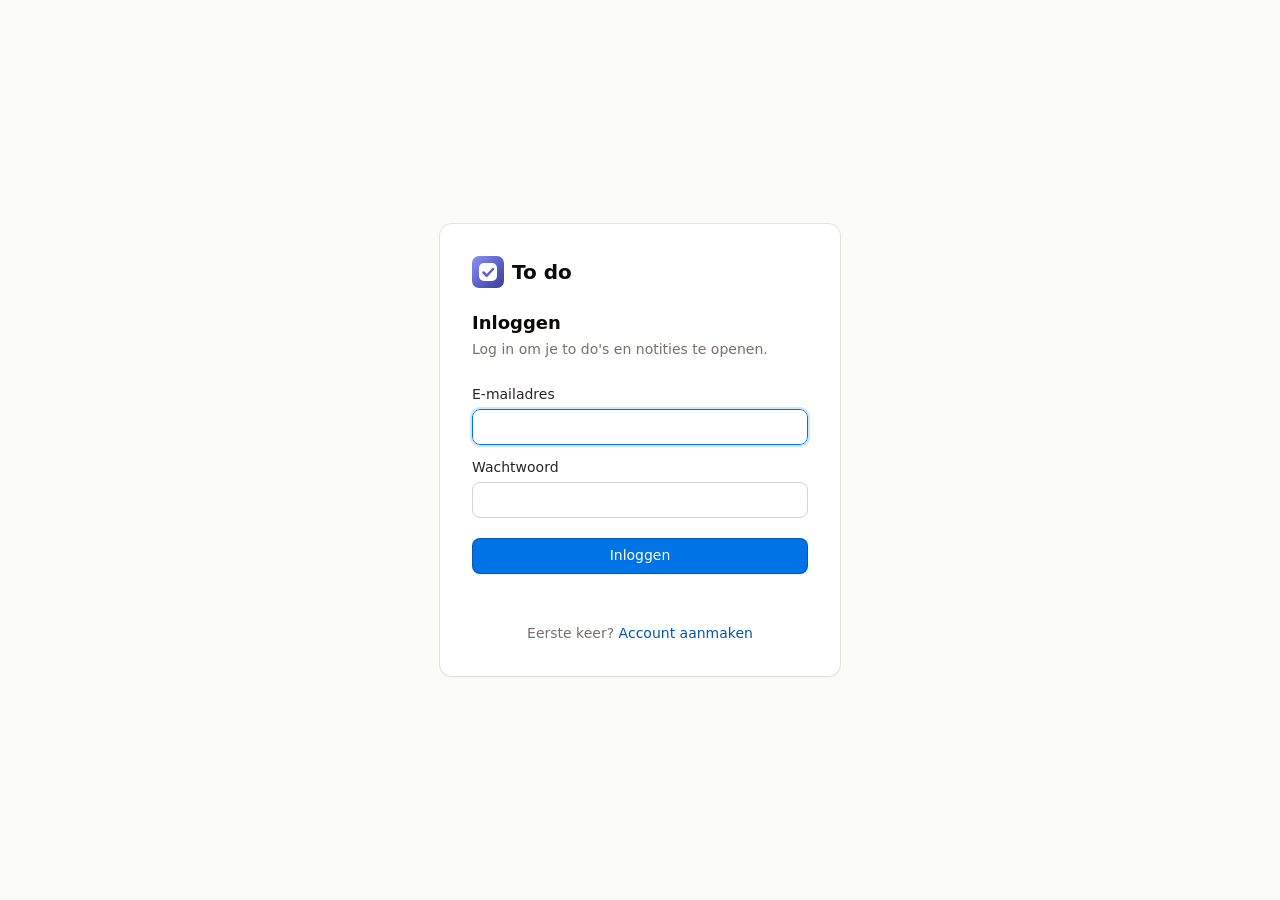
<file: index.html>
<!DOCTYPE html>
<html lang="nl" data-theme="light">
<head>
<meta charset="utf-8">
<meta name="viewport" content="width=device-width, initial-scale=1, viewport-fit=cover">
<meta name="theme-color" content="#ffffff">
<meta name="apple-mobile-web-app-capable" content="yes">
<meta name="mobile-web-app-capable" content="yes">
<meta name="apple-mobile-web-app-title" content="To do">
<title>To do</title>
<link rel="icon" href="icon.svg" type="image/svg+xml">
<link rel="apple-touch-icon" href="icon-180.png">
<link rel="manifest" href="manifest.webmanifest">
<!--
  To do Ralph · to do's op een bord met lijsten (zoals Teams/Planner) en notities per project.
  Opzet gelijk aan het CRM: Moneybird UI-template, Supabase met Row Level Security, GitHub Pages.
  Demo zonder database: voeg ?demo toe aan de URL.
-->
<style>
/* ============================================================
   1. TOKENS — allemaal uit de Moneybird-stylesheet (lichte thema)
   ============================================================ */
:root{
  /* neutrale schaal (stone) */
  --n0:#ffffff; --n50:#fafaf9; --n100:#f5f5f4; --n200:#e7e5e4; --n300:#d6d3d1;
  --n400:#a6a09b; --n500:#776f69; --n600:#44403b; --n700:#292524; --n800:#0c0a09;
  /* blauw (merk) */
  --b50:#f5fbff; --b100:#e5f5ff; --b200:#cce6ff; --b300:#a3d1ff; --b400:#2491ff;
  --b500:#0073e6; --b600:#0057ad; --b700:#003b75;
  /* groen, oker, rood, paars, magenta */
  --g100:#f0f9f9; --g200:#c1ebe1; --g300:#94dbce; --g400:#36a18d; --g500:#2b8272; --g600:#216358; --g700:#15423b;
  --y100:#fff6e5; --y200:#ffdf9e; --y300:#ffc34d; --y400:#c28100; --y500:#9e6900; --y600:#754e00; --y700:#523600;
  --r100:#ffebeb; --r200:#ffdbdb; --r300:#ffbdbd; --r400:#ff5757; --r500:#eb0000; --r600:#b30000; --r700:#7a0000;
  --p100:#f3f1f8; --p200:#e4e2ee; --p300:#cfcce0; --p400:#9189c8; --p500:#786ab9; --p600:#5a4ca2; --p700:#3e336c;
  --m500:#d50199;
  --moneybird-blue:#0073e6; --moneybird-darkblue:#081245; --moneybird-skyblue:#00bfff;

  /* rollen */
  --app-background:var(--n50);
  --container-background:var(--n0);
  --block-background:var(--n50);
  --primary-title:var(--n800);
  --primary-text:var(--n700);
  --secondary-text:var(--n500);
  --placeholder:var(--n500);
  --border:rgba(12,10,9,.1);
  --border-dark:rgba(12,10,9,.2);
  --input-border:var(--n300);
  --link:var(--b600); --link-hover:var(--b700);
  --hover-bg:var(--n100);
  --active-bg:var(--b100); --active-text:var(--b600); --active-border:var(--b500);
  --focus-outline:var(--b200);
  --hover-overlay-rgb:12,10,9;
  --shadow-color-rgb:12,10,9;
  --shadow-border:rgba(166,160,155,.25);
  --overlay-bg:rgba(68,64,59,.4);

  /* signalen */
  --success:var(--g500); --success-hover:var(--g600);
  --danger:var(--r500);  --danger-hover:var(--r600);
  --warning:var(--y500); --warning-hover:var(--y600);
  --warning-alert:var(--y400);
  --info:var(--n500);
  --action:var(--b500);
  --badge-bg:var(--b200); --badge-text:var(--b700);
  --table-subheader:var(--n50); --table-informative:var(--b100); --table-highlighted:var(--y100);
  --table-danger:var(--r100); --table-selected:var(--n100);
  --table-line:var(--n200); --table-total-line:var(--n300);

  /* maten */
  --topnav-height:64px; --sidenav-width:240px; --sidenav-collapsed:64px;
  --button-height:36px; --button-padding:12px; --input-height:28px;
  --radius-container:12px; --radius:8px; --radius-small:4px; --radius-segment:6px; --radius-pagination:10px;
  --container-max:1100px; --form-column:816px;

  /* schaduwen */
  --shadow-container:0 0 0 1px var(--shadow-border), 0 1px 2px 0 rgba(var(--shadow-color-rgb),.05);
  --shadow-button:0 2px 4px -2px rgba(var(--shadow-color-rgb),.03), 0 1px 1px 0 rgba(var(--shadow-color-rgb),.03);
  --shadow-nav-active:0 1px 3px 0 rgba(19,29,41,.1);
  --shadow-dropdown:0 0 0 1px var(--shadow-border), 0 6px 12px -2px rgba(var(--shadow-color-rgb),.13), 0 2px 4px 0 rgba(var(--shadow-color-rgb),.1);
  --shadow-sticky:0 0 0 1px var(--shadow-border), 0 4px 8px -2px rgba(var(--shadow-color-rgb),.1), 0 2px 4px 0 rgba(var(--shadow-color-rgb),.08);
  --shadow-usermenu:0 8px 32px 0 rgba(0,59,117,.5);
  --shadow-segment:0 1px 2px .5px rgba(0,0,0,.05), 0 1px 4px 0 rgba(0,0,0,.05), 0 0 0 1px rgba(0,0,0,.1);
  --shadow-avatar:inset 0 0 0 1px rgba(12,10,9,.1);

  /* typografie */
  --font:"InterVariable","Inter",system-ui,-apple-system,"Segoe UI",Roboto,sans-serif;
  --font-mono:ui-monospace,SFMono-Regular,Menlo,Consolas,monospace;
  --text-body:14px; --lh-body:21px;
  --text-detail:12px; --lh-detail:18px;
  --text-headline:16px; --lh-headline:20px;
  --text-title2:18px; --lh-title2:22.5px;
  --text-title1:28px; --lh-title1:35px;
  --ease:cubic-bezier(.4,0,.2,1);
}

/* ============================================================
   2. BASIS
   ============================================================ */
*,*::before,*::after{box-sizing:border-box}
html,body{margin:0;background:var(--app-background);color:var(--primary-text);
  font:400 var(--text-body)/var(--lh-body) var(--font);font-variant-numeric:tabular-nums lining-nums;
  -webkit-font-smoothing:antialiased}
a{color:var(--link);text-decoration:none}
a:hover{color:var(--link-hover)}
button{font:inherit;color:inherit}
h1,h2,h3,p,ul{margin:0}
ul{padding:0;list-style:none}
.sr-only{position:absolute;width:1px;height:1px;overflow:hidden;clip:rect(0 0 0 0);white-space:nowrap}
.icon{width:1em;height:1em;stroke:currentColor;fill:none;stroke-width:1.75;stroke-linecap:round;stroke-linejoin:round;flex-shrink:0;display:block}
.icon--16{font-size:16px}.icon--14{font-size:14px}.icon--12{font-size:12px}

/* ============================================================
   3. LAYOUT: bovenbalk 64 · zijbalk 240 · main
   ============================================================ */
body{display:grid;grid-template-columns:var(--sidenav-width) 1fr;grid-template-rows:var(--topnav-height) 1fr;min-height:100vh;transition:grid-template-columns .3s}
body.sidenav-collapsed{grid-template-columns:var(--sidenav-collapsed) 1fr}

.topnav{grid-column:1/3;position:sticky;top:0;z-index:5000;height:var(--topnav-height);
  background:var(--container-background);border-bottom:1px solid var(--border);padding:0 12px}
.topnav__items{height:100%;display:grid;grid-template-columns:auto 1fr auto;align-items:center;gap:8px}
.topnav__left,.topnav__center,.topnav__right{display:flex;align-items:center;gap:8px;height:36px}
.topnav__center{justify-content:center}
.topnav__branding{display:flex;align-items:center;height:32px;width:calc(var(--sidenav-width) - 12px);padding-right:12px;margin-right:4px;color:var(--b600);font-weight:700;font-size:20px;letter-spacing:-.01em;gap:8px}
body.sidenav-collapsed .topnav__branding{width:auto}
.topnav__branding-mark{width:32px;height:32px;border-radius:8px;background:var(--b500);color:#fff;display:grid;place-items:center;font-size:16px}
body.sidenav-collapsed .topnav__branding-text{display:none}
.topnav .btn__text{max-width:10rem} /* Moneybird: 8rem; iets ruimer omdat de fallback-font breder is dan Inter */

/* zoekveld 416 × 36 */
.topnav-search{position:relative;width:416px;max-width:100%;height:36px}
.topnav-search__input{width:100%;height:36px;padding:0 40px;border:0;border-radius:var(--radius);background:var(--n100);
  font:500 var(--text-body)/normal var(--font);color:var(--n800);outline:0}
.topnav-search__input::placeholder{color:var(--primary-text)}
.topnav-search__input:focus{outline:2px solid var(--focus-outline)}
.topnav-search__icon{position:absolute;left:16px;top:11px;font-size:14px;color:var(--primary-text);pointer-events:none}
.topnav-search__kbd{position:absolute;right:6px;top:6px;height:24px;min-width:32px;padding:0 6px;border-radius:var(--radius-small);
  background:var(--n0);color:var(--n500);font:400 12px/18px var(--font-mono);display:flex;align-items:center;justify-content:center}
.topnav__notification{position:relative}
.topnav__notification-dot{position:absolute;top:4px;right:4px;width:12px;height:12px;border-radius:50%;background:var(--r500);border:2px solid #fff}

/* zijbalk */
.sidenav{grid-row:2;position:sticky;top:var(--topnav-height);height:calc(100vh - var(--topnav-height));
  background:var(--container-background);border-right:1px solid var(--border);overflow-y:auto;overflow-x:hidden;
  display:flex;flex-direction:column;justify-content:space-between}
.sidenav__items{padding:12px}
.sidenav__item{list-style:none}
.sidenav__item-link{display:flex;align-items:center;height:32px;border-radius:var(--radius);margin-bottom:4px;
  color:var(--primary-text);font-weight:500;text-decoration:none;position:relative;cursor:pointer;user-select:none}
.sidenav__item-link:hover,.sidenav__item-link:focus-visible{background:var(--hover-bg);color:var(--n800);outline:0}
.sidenav__item-icon{width:40px;display:flex;justify-content:center;color:var(--n600);font-size:16px}
.sidenav__item-text{flex:1;white-space:nowrap;overflow:hidden;text-overflow:ellipsis}
.sidenav__item-toggle{width:32px;height:32px;border:0;border-radius:var(--radius);background:transparent;color:var(--n500);
  display:flex;align-items:center;justify-content:center;cursor:pointer;font-size:14px;flex-shrink:0}
.sidenav__item-toggle:hover,.sidenav__item-toggle:focus-visible{background:rgba(0,0,0,.15);outline:0}
.sidenav__item-toggle .icon{transition:transform .15s var(--ease)}
.sidenav__item-link:focus-within{background:var(--hover-bg);color:var(--n800)} /* grijs direct na klik op de chevron = focus, geen 'open'-staat */
.sidenav__item--open > .sidenav__item-link .sidenav__item-toggle .icon{transform:rotate(180deg)}
.sidenav__item-link--active,.sidenav__item-link--active:hover{background:var(--b500);color:#fff;box-shadow:var(--shadow-nav-active)}
.sidenav__item-link--active .sidenav__item-icon,.sidenav__item-link--active .sidenav__item-toggle{color:#fff}
.sidenav__subitems{display:none;position:relative;margin-bottom:8px}
.sidenav__subitems::before{content:"";position:absolute;left:18px;top:0;bottom:0;width:2px;border-radius:1px;background:var(--border)}
.sidenav__item--open > .sidenav__subitems{display:block}
.sidenav__subitem-link{display:flex;align-items:center;height:32px;margin:0 0 4px 32px;padding-left:8px;border-radius:var(--radius);
  color:var(--n600);font-weight:500;cursor:pointer;white-space:nowrap;overflow:hidden;text-overflow:ellipsis}
.sidenav__subitem-link:hover{background:var(--hover-bg);color:var(--n800)}
.sidenav__subitem-link--active,.sidenav__subitem-link--active:hover{background:var(--b500);color:#fff;box-shadow:var(--shadow-nav-active)}
.sidenav__footer{padding:12px}
/* ingeklapt: 64 px, alleen iconen, tekst als zwarte tooltip */
body.sidenav-collapsed .sidenav{overflow:visible}
body.sidenav-collapsed .sidenav__item-text{position:absolute;left:48px;top:50%;transform:translateY(-50%);
  background:#000;color:#fff;border-radius:12px;padding:8px;width:max-content;max-width:20rem;display:none;z-index:6000;font-weight:500}
body.sidenav-collapsed .sidenav__item-link:hover .sidenav__item-text{display:block}
body.sidenav-collapsed .sidenav__item-toggle,body.sidenav-collapsed .sidenav__subitems{display:none}
body.sidenav-collapsed .sidenav__footer .icon{transform:rotate(180deg)}

/* werkvlak */
.main{grid-row:2;padding-bottom:64px;min-width:0}
.container{max-width:var(--container-max);margin:0 auto;padding:0 16px}
.main-column{max-width:var(--form-column)} /* formulierkolom: links uitgelijnd in de gecentreerde container, rest blijft leeg */
.actionbar{height:72px;display:flex;align-items:center;justify-content:space-between;gap:8px}
.actionbar--section{height:68px}
.actionbar__title{font:600 var(--text-title2)/var(--lh-title2) var(--font);color:var(--primary-title);padding-left:16px}
.actionbar__actions{display:flex;align-items:center;gap:8px}
.view{display:none}.view--active{display:block}

/* ============================================================
   4. KNOPPEN
   ============================================================ */
.btn{--btn-bg:var(--container-background);--btn-text:var(--n800);--btn-border:var(--border);--btn-overlay:.15;
  position:relative;display:inline-flex;align-items:center;justify-content:center;gap:8px;
  height:var(--button-height);min-width:var(--button-height);max-width:100%;padding:0 var(--button-padding);
  border-radius:var(--radius);border:1px solid var(--btn-border);background:var(--btn-bg);color:var(--btn-text);
  box-shadow:var(--shadow-button);font:500 var(--text-body)/var(--lh-body) var(--font);
  cursor:pointer;user-select:none;text-decoration:none;white-space:nowrap;transition:transform .1s ease-in-out;outline-offset:1px}
.btn:hover,.btn:active{background:linear-gradient(rgba(var(--hover-overlay-rgb),var(--btn-overlay)),rgba(var(--hover-overlay-rgb),var(--btn-overlay))),var(--btn-bg);color:var(--btn-text)}
.btn:active{transform:scale(.98)}
.btn:focus-visible{outline:2px dashed var(--m500)}
.btn__text{padding-bottom:1px;overflow:hidden;text-overflow:ellipsis;white-space:nowrap}
.btn__icon-right{margin-left:-4px;font-size:14px;transition:transform .15s var(--ease)}
.btn[aria-expanded="true"] .btn__icon-right{transform:rotate(180deg)}
.btn--primary{--btn-bg:var(--b500);--btn-text:#fff;--btn-border:rgba(12,10,9,.25)}
.btn--success{--btn-bg:var(--success);--btn-text:#fff;--btn-border:rgba(12,10,9,.25)}
.btn--danger{--btn-bg:var(--danger);--btn-text:#fff;--btn-border:rgba(12,10,9,.25)}
.btn--warning{--btn-bg:var(--warning);--btn-text:#fff;--btn-border:rgba(12,10,9,.25)}
.btn--dark{--btn-bg:var(--n600);--btn-text:#fff;--btn-border:var(--n700)}
.btn--info{--btn-bg:var(--b100);--btn-text:var(--b600);--btn-border:var(--b500)}
.btn--light{--btn-bg:var(--n100);--btn-text:var(--primary-text);--btn-border:var(--n700)}
.btn--transparent{--btn-bg:transparent;--btn-text:#fff;--btn-border:rgba(255,255,255,.4);--btn-overlay:.1;box-shadow:none}
.btn--icon-only{width:var(--button-height);padding:0 8px}
.btn--icon-only:has(.btn__icon-right){width:auto;padding:0 var(--button-padding);gap:4px}
.btn:disabled,.btn--disabled{--btn-bg:var(--n100);--btn-text:var(--n500);--btn-border:var(--n300);cursor:default;pointer-events:none}
/* in tabellen en formulieren: knop zo hoog als een veld */
.table .btn,.form-input .btn,.compact .btn{--button-height:var(--input-height);--button-padding:8px}

/* ============================================================
   5. UITKLAPMENU'S
   ============================================================ */
.drpdwn{position:relative;display:inline-flex}
.drpdwn__menu{position:absolute;top:100%;left:0;margin-top:4px;min-width:192px;padding:4px;z-index:6000;
  background:var(--container-background);border-radius:var(--radius);box-shadow:var(--shadow-dropdown);
  display:flex;flex-direction:column;opacity:0;transform:scale(.96);transform-origin:top;pointer-events:none;
  transition:opacity 75ms var(--ease),transform 75ms var(--ease)}
.drpdwn__menu--right{left:auto;right:0;transform-origin:top right}
.drpdwn--open .drpdwn__menu{opacity:1;transform:none;pointer-events:auto}
.drpdwn__item{display:flex;align-items:center;gap:8px;padding:6px 8px;border-radius:var(--radius-small);
  color:var(--primary-text);white-space:nowrap;cursor:pointer;border:0;background:none;width:100%;text-align:left;font:inherit}
.drpdwn__item:hover,.drpdwn__item:focus-visible{background:var(--hover-bg);color:var(--primary-text);outline:0}
.drpdwn__item .icon{color:var(--n500);font-size:14px}
.drpdwn__item--danger{color:var(--r500)}.drpdwn__item--danger .icon{color:var(--r400)}
.drpdwn__divider{border:0;border-top:1px solid var(--border);margin:4px 0}
/* donkerblauw menu (gebruiker, administratie) */
.drpdwn__menu--blue{width:225px;padding:12px;border-radius:var(--radius-container);
  background:radial-gradient(100% 100% at 50% 0%,var(--b500) 0%,var(--b600) 100%);box-shadow:var(--shadow-usermenu)}
.drpdwn__menu--blue .drpdwn__item{height:36px;padding:8px;border-radius:var(--radius);color:#fff;font-weight:500}
.drpdwn__menu--blue .drpdwn__item .icon{color:rgba(255,255,255,.5);font-size:16px}
.drpdwn__menu--blue .drpdwn__item:hover{background:rgba(255,255,255,.1);color:#fff}
.drpdwn__menu--blue .drpdwn__divider{border-top-color:rgba(255,255,255,.1);margin:8px 0}
.drpdwn__suffix{margin-left:auto;color:rgba(255,255,255,.5);font-weight:400}

/* ============================================================
   6. CONTAINERS, MELDINGEN, KAARTEN, LIJSTEN
   ============================================================ */
.base-container{background:var(--container-background);border-radius:var(--radius-container);box-shadow:var(--shadow-container)}
.base-container--padding{padding:12px 16px}
.stack{display:flex;flex-direction:column;gap:8px;margin-bottom:16px}
.alert{display:flex;align-items:center;gap:12px;padding:12px 16px;background:var(--container-background);
  border-radius:var(--radius-container);box-shadow:var(--shadow-container);color:var(--primary-text);--alert-color:var(--info)}
.alert__icon{align-self:flex-start;margin-top:2px;font-size:16px;color:var(--alert-color)}
.alert__body{flex:1;font-weight:500}
.alert__chevron{font-size:14px;color:var(--n400)}
.alert--success{--alert-color:var(--success)} .alert--danger{--alert-color:var(--danger)}
.alert--warning{--alert-color:var(--warning-alert)} .alert--action{--alert-color:var(--action)}
a.alert:hover{color:var(--primary-text)}

.cards{display:grid;grid-template-columns:repeat(3,1fr);gap:16px}
.card{padding:8px 16px;display:flex;flex-direction:column}
.card__title{font:500 var(--text-body)/17.5px var(--font);padding:4px 0 12px}
.feed-item{border-top:1px solid var(--border);padding:4px 0}
.feed-item__link{display:grid;grid-template-columns:36px 1fr 17.5px;gap:0 12px;align-items:center;padding:8px;margin:0 -8px;border-radius:var(--radius);color:var(--primary-text)}
.feed-item__link:hover{background:var(--hover-bg);color:var(--primary-text)}
.feed-item__icon{width:36px;height:36px;border-radius:var(--radius);background:var(--b500);color:#fff;display:grid;place-items:center;font-size:16px}
.feed-item__icon--attention{background:var(--y500)}
.feed-item__icon--success{background:var(--g500)}
.feed-item__title{color:var(--primary-text)}
.feed-item__title small{color:var(--secondary-text);font-size:inherit}
.feed-item__detail{font:600 var(--text-headline)/var(--lh-headline) var(--font)}
.feed-item__chevron{font-size:14px;color:var(--n300)}

.feed-list{padding:0;overflow:hidden}
.feed-entry{display:grid;grid-template-columns:36px auto 1fr 88px;grid-template-rows:21px 24px;gap:4px 12px;
  align-items:center;padding:12px 16px;color:var(--primary-text)}
.feed-entry:nth-child(odd){background:var(--n50)}
.feed-entry:hover{color:var(--primary-text)}
.feed-entry__avatar{grid-row:1/3;width:36px;height:36px;border-radius:var(--radius);background:var(--n0);box-shadow:var(--shadow-avatar);
  display:grid;place-items:center;font:600 12px/18px var(--font);color:var(--n500);text-transform:uppercase}
.feed-entry__title{grid-column:2/4;font-weight:500;white-space:nowrap;overflow:hidden;text-overflow:ellipsis}
.feed-entry__state{grid-column:2}
.feed-entry__subtitle{grid-column:3;color:var(--secondary-text);display:flex;align-items:center;gap:4px;white-space:nowrap;overflow:hidden;text-overflow:ellipsis;min-width:0}
.feed-entry__subtitle span{overflow:hidden;text-overflow:ellipsis}
.feed-entry__amount{grid-column:4;grid-row:1;text-align:right;font-weight:500}
.feed-entry__date{grid-column:4;grid-row:2;text-align:right;color:var(--secondary-text)}

/* bedragnotatie: centen als kleine superscript */
.money{font-variant-numeric:tabular-nums;white-space:nowrap}
.money__cents{font-size:10px;line-height:15px;vertical-align:text-top}

/* ============================================================
   7. STATUSLABELS, BADGES
   ============================================================ */
.state-label{display:inline-flex;align-items:center;justify-content:center;gap:4px;height:24px;padding:0 8px;border-radius:var(--radius);
  background:var(--info);color:#fff;font:600 var(--text-detail)/var(--lh-detail) var(--font);white-space:nowrap}
.state-label--success{background:var(--success)} .state-label--warning{background:var(--warning)}
.state-label--danger{background:var(--danger)} .state-label--action{background:var(--action)}
.state-label--full-width{display:flex;height:28px;width:104px}
.badge{display:inline-flex;align-items:center;height:20px;padding:0 4px;border-radius:var(--radius);background:var(--badge-bg);color:var(--badge-text);font:600 var(--text-detail)/var(--lh-detail) var(--font)}
.kbd{display:inline-flex;align-items:center;height:24px;padding:0 6px;border-radius:var(--radius-small);background:var(--n0);box-shadow:var(--shadow-container);color:var(--n500);font:400 12px/18px var(--font-mono)}

/* ============================================================
   8. TABELLEN
   ============================================================ */
.table-container{background:var(--container-background);border-radius:var(--radius-container);box-shadow:var(--shadow-container);overflow:hidden}
.table{width:100%;table-layout:fixed;border-collapse:separate;border-spacing:0}
.table th,.table td{height:40px;padding:0 8px;white-space:nowrap;overflow:hidden;text-overflow:ellipsis;vertical-align:middle;text-align:left;color:var(--primary-text)}
.table th{font-weight:500;box-shadow:inset 0 -1px 0 0 var(--table-line)}
.table th:first-child,.table td:first-child{padding-left:16px}
.table th:last-child,.table td:last-child{padding-right:16px}
.table__cell--amount{text-align:right!important;text-overflow:initial}
.table__cell--checkbox{width:40px;padding:0 8px 0 16px}
.table__row--link{cursor:pointer}
.table__row--link:hover{background-image:linear-gradient(rgba(var(--hover-overlay-rgb),.05),rgba(var(--hover-overlay-rgb),.05))}
.table__row--selected td{background:var(--table-selected)}
.table__row--subheader td{background:var(--table-subheader);font-weight:500;box-shadow:inset 0 -1px 0 0 var(--table-line),0 -1px 0 0 var(--table-line)}
.table__row--total td{border-top:1px solid var(--table-total-line);font-weight:500}
.table a{color:var(--primary-text)}
.checkbox{display:inline-flex;align-items:center;gap:8px;padding-top:4px;cursor:pointer;font-weight:500}
.checkbox input{width:16px;height:16px;margin:0;accent-color:var(--b500);border:1px solid var(--n300)}

.pagination{display:flex;align-items:center;gap:2px;padding:2px;margin:12px auto 0;width:fit-content;max-width:100%;
  background:var(--container-background);border-radius:var(--radius-pagination);box-shadow:var(--shadow-container)}
.pagination>*{min-width:30px;height:30px;padding:0 8px;display:inline-flex;align-items:center;justify-content:center;border-radius:var(--radius);
  color:var(--primary-text);transition:background-color .15s cubic-bezier(.65,0,.35,1)}
.pagination>a:hover{background:var(--hover-bg);color:var(--primary-text)}
.pagination>.current{background:var(--active-bg);color:var(--active-text)}
.pagination>span{color:var(--placeholder);cursor:default}

/* tabs */
.tab-group{display:flex;align-items:flex-end;gap:2px}
.tab{display:inline-flex;align-items:center;height:36px;background:var(--n100);border:1px solid var(--border);border-radius:4px 4px 0 0;color:var(--secondary-text);font-weight:500;padding:0 16px;cursor:pointer}
.tab:hover{color:var(--link-hover)}
.tab--active{background:var(--n50);border-bottom-color:var(--n50);color:var(--primary-text)}

/* ============================================================
   9. FORMULIEREN
   ============================================================ */
.fieldset{border:0;padding:0;margin:0 0 24px;min-width:0}
.fieldset__header{display:flex;align-items:center;gap:8px;padding-bottom:12px;margin-bottom:16px;border-bottom:1px solid var(--border);font-weight:500}
.fieldset__header .icon{font-size:16px;color:var(--n600)}
.fieldset__sub{padding-left:32px}
.fieldset__subtitle{font-weight:500;margin:16px 0 8px}
.form-input{display:grid;grid-template-columns:162px 1fr;column-gap:8px;margin-bottom:4px;align-items:start}
.form-input__label{display:flex;align-items:center;gap:6px;height:var(--input-height);padding-bottom:1px;font-weight:500;color:var(--primary-text)}
.form-input__label .icon{font-size:14px;color:var(--b500)}
.form-input__field{display:flex;align-items:center;gap:8px;min-width:0}
.form-input__hint{color:var(--secondary-text);font-size:var(--text-detail);line-height:var(--lh-detail);margin-top:4px}
.text-field{position:relative;display:inline-flex;align-items:center}
.text-field__input,.select,.textarea{height:var(--input-height);padding:4px 8px 5px;border:1px solid var(--input-border);border-radius:var(--radius);
  background:var(--n0);color:var(--primary-text);font:400 var(--text-body)/normal var(--font);font-variant-numeric:tabular-nums;
  text-overflow:ellipsis;outline:0;appearance:none;width:186px;max-width:100%}
.text-field__input:focus,.select:focus,.textarea:focus{border-color:var(--b500);outline:2px solid var(--focus-outline);outline-offset:0}
.text-field__input::placeholder{color:var(--placeholder)}
.text-field__input:disabled{background:var(--n100);color:var(--n500)}
.text-field--warning .text-field__input{border-color:var(--y400)}
.text-field--warning .text-field__input:focus{outline-color:var(--y200)}
.text-field--success .text-field__input{border-color:var(--g500)}
.text-field--error .text-field__input{border-color:var(--r500)}
.text-field--error .text-field__input:focus{outline-color:var(--r200)}
.text-field--wide .text-field__input{width:235px}
.text-field--narrow .text-field__input{width:118px}
.text-field--full .text-field__input{width:100%}
.input-group{display:inline-flex;align-items:stretch}
.input-group__prefix{display:flex;align-items:center;gap:4px;height:var(--input-height);padding:0 8px 0 10px;border:1px solid var(--input-border);border-right:0;border-radius:var(--radius) 0 0 var(--radius);background:var(--n0);color:var(--primary-text);cursor:pointer}
.input-group__prefix .icon{font-size:12px;color:var(--n500)}
.input-group .text-field__input{border-radius:0 var(--radius) var(--radius) 0}
.select{width:240px;padding-right:28px;background-image:url("data:image/svg+xml,%3Csvg xmlns='http://www.w3.org/2000/svg' viewBox='0 0 24 24' fill='none' stroke='%23776f69' stroke-width='2' stroke-linecap='round' stroke-linejoin='round'%3E%3Cpath d='M6 9l6 6 6-6'/%3E%3C/svg%3E");background-repeat:no-repeat;background-position:right 8px center;background-size:14px}
.textarea{height:auto;min-height:84px;resize:none;width:100%;line-height:var(--lh-body)}
.radio-group--segmented{display:inline-flex;height:28px;padding:2px;border-radius:var(--radius);background:var(--n100);gap:0}
.radio-group__item{display:flex}
.radio-group__item input{position:absolute;opacity:0;width:0;height:0}
.radio-group__label{display:flex;align-items:center;height:24px;padding:2px 8px;border-radius:var(--radius-segment);font:600 var(--text-detail)/var(--lh-detail) var(--font);color:var(--n500);cursor:pointer}
.radio-group__item input:checked + .radio-group__label{background:var(--n0);color:var(--primary-text);box-shadow:var(--shadow-segment)}
/* schakelaar: rustig grijs spoor, witte knop met schaduw; aan = blauw */
.switch{-webkit-appearance:none;appearance:none;position:relative;display:inline-block;flex:none;width:40px;height:24px;padding:0;margin:0;border:0;border-radius:12px;
  background:var(--n300);cursor:pointer;transition:background .18s ease;box-shadow:inset 0 0 0 1px rgba(0,0,0,.04);vertical-align:middle}
.switch:hover{background:var(--n400,#b5b5b0)}
.switch:focus-visible{outline:2px solid var(--b500);outline-offset:2px}
.switch::after{content:"";position:absolute;top:3px;left:3px;width:18px;height:18px;border-radius:50%;background:#fff;
  box-shadow:0 1px 2px rgba(0,0,0,.18),0 1px 1px rgba(0,0,0,.06);transition:transform .18s ease}
.switch .switch__knob{display:none}
.switch[aria-checked="true"]{background:var(--b500)}
.switch[aria-checked="true"]:hover{background:var(--b600,var(--b500))}
.switch[aria-checked="true"]::after{transform:translateX(16px)}
.switch-row{display:inline-flex;align-items:center;gap:10px;min-height:var(--input-height)}
.switch-row__hint{color:var(--secondary-text);font-size:13px}
.actionbar-bottom{position:sticky;bottom:16px;margin-top:16px;height:72px;display:flex;align-items:center;justify-content:center;gap:8px;padding:0 16px;
  background:var(--container-background);border-radius:var(--radius-container);box-shadow:var(--shadow-sticky);z-index:100}

/* ============================================================
   10. DIALOOG
   ============================================================ */
.overlay{position:fixed;inset:0;z-index:7000;background:var(--overlay-bg);display:none}
.popup{position:fixed;inset:0;z-index:8000;display:none;align-items:center;justify-content:center;pointer-events:none}
.popup--open,.overlay--open{display:flex}
.popup__container{pointer-events:all;width:768px;max-width:100%;max-height:100%;margin:16px;display:flex;flex-direction:column;
  background:var(--container-background);border-radius:var(--radius-container);box-shadow:var(--shadow-dropdown)}
.popup--small .popup__container{width:400px}
.popup__header{display:flex;align-items:center;justify-content:space-between;gap:8px;padding:16px;border-bottom:1px solid var(--border)}
.popup__title{font:600 var(--text-title2)/var(--lh-title2) var(--font);color:var(--primary-title)}
.popup__body{padding:16px;overflow-y:auto}
.popup--small .popup__body{padding:32px}
.popup__footer{display:flex;justify-content:center;gap:8px;padding:16px 16px 32px}
.popup .text-field__input,.popup .select{height:36px}
.popup .form-input__label{height:36px}


/* ============================================================
   To do — aanvullingen op het Moneybird-template
   ============================================================ */
.icon--20{font-size:20px}
.muted{color:var(--secondary-text)}
.nowrap{white-space:nowrap}
.mt16{margin-top:16px}.mb16{margin-bottom:16px}
.hidden{display:none!important}

/* lege staat */
.empty{padding:32px 16px;text-align:center;color:var(--secondary-text)}
.empty__title{color:var(--primary-text);font-weight:500;margin-bottom:4px}
.empty .btn{margin-top:12px}

/* zoekveld (telefoon) */
.filter-search{width:240px}
.filter-search .text-field__input{width:100%;padding-left:28px}
.filter-search .icon{position:absolute;left:9px;font-size:13px;color:var(--n500);pointer-events:none}

/* formulieren en dialoog */
.kv{display:grid;grid-template-columns:auto 1fr;gap:4px 12px}
.kv dt{color:var(--secondary-text)}
.kv dd{margin:0;text-align:right;font-weight:500}
.form-input--top .form-input__label{align-self:start}
.text-field__input[type=date]{width:150px}
.popup .textarea{min-height:84px;resize:vertical}
.popup .select{width:100%;max-width:320px}
.popup--small .text-field__input{width:100%}
.chips{display:flex;flex-wrap:wrap;gap:6px;align-items:center;min-height:36px}
.topnav__user .icon--14{display:none}
.topnav__user .btn__text{max-width:14rem}
.brand-logo{width:32px;height:32px;display:block;flex-shrink:0}

/* instellingen: rijen */
.type-row{display:flex;align-items:center;gap:8px;margin-bottom:4px}
.type-row .text-field__input{width:240px}
.type-row__count{color:var(--secondary-text);min-width:70px}

/* melding onderaan */
.toast{position:fixed;left:50%;bottom:24px;transform:translateX(-50%) translateY(8px);z-index:9000;opacity:0;pointer-events:none;
  transition:opacity .15s var(--ease),transform .15s var(--ease);box-shadow:var(--shadow-dropdown);max-width:calc(100vw - 32px)}
.toast--open{opacity:1;transform:translateX(-50%)}

/* inlog- en configuratiescherm */
body.auth-mode{display:block}
body.auth-mode .topnav,body.auth-mode .sidenav,body.auth-mode .main,body.auth-mode .tabbar{display:none}
.auth{min-height:100vh;display:none;align-items:center;justify-content:center;padding:16px}
body.auth-mode .auth{display:flex}
.auth__box{width:400px;max-width:100%;padding:32px}
.auth__brand{display:flex;align-items:center;gap:8px;color:var(--primary-title);font-weight:700;font-size:20px;margin-bottom:24px}
.auth__title{font:600 var(--text-title2)/var(--lh-title2) var(--font);color:var(--primary-title);margin-bottom:4px}
.auth__lead{color:var(--secondary-text);margin-bottom:24px}
.auth__field{display:flex;flex-direction:column;gap:4px;margin-bottom:12px}
.auth__field label{font-weight:500}
.auth__field .text-field__input{width:100%;height:36px}
.auth__actions{display:flex;flex-direction:column;gap:8px;margin-top:20px}
.auth__actions .btn{justify-content:center}
.auth__error{color:var(--r600);margin-top:12px;min-height:21px}
.auth__switch{margin-top:16px;color:var(--secondary-text);text-align:center}
.auth__switch a{cursor:pointer}

/* zijbalk */
.sidenav__divider{height:1px;background:var(--border);margin:8px 4px 12px}
.sidenav__item-link--active .badge{background:#fff;color:var(--b600)}

/* ============================================================
   LABELS (kleuren zoals in Teams/Planner)
   ============================================================ */
.lc-groen{--lb:#d9ecc8;--lf:#2c5410}
.lc-geel{--lb:#f6e9c1;--lf:#6b4a00}
.lc-rood{--lb:#f9d6d6;--lf:#8e1a1a}
.lc-blauw{--lb:#d4e6f8;--lf:#0d4a85}
.lc-paars{--lb:#e3dcf5;--lf:#4b2f8f}
.lc-roze{--lb:#f8d7ea;--lf:#8a1c5c}
.lc-teal{--lb:#cdeceb;--lf:#0f5553}
.lc-grijs{--lb:#e7e5e4;--lf:#44403b}
.lbl{display:inline-flex;align-items:center;gap:4px;height:28px;padding:0 10px;border-radius:6px;background:var(--lb,var(--n100));color:var(--lf,var(--n600));
  font:600 13px/1 var(--tfont);white-space:nowrap;max-width:100%;overflow:hidden;text-overflow:ellipsis;border:0}
.lbl--dot{width:16px;height:16px;padding:0;border-radius:4px;flex-shrink:0}
.lbl--pick{cursor:pointer;height:30px;box-shadow:inset 0 0 0 1px rgba(12,10,9,.08);opacity:.55}
.lbl--pick .icon{display:none}
.lbl--pick:hover{opacity:.85}
.lbl--on,.lbl--on:hover{opacity:1;box-shadow:inset 0 0 0 2px var(--lf)}
.lbl--on .icon{display:block}

/* ============================================================
   TO DO'S: bord met lijsten als kolommen, zoals Teams/Planner
   ============================================================ */
:root{--tfont:"Segoe UI","Segoe UI Web (West European)",-apple-system,BlinkMacSystemFont,Roboto,"Helvetica Neue",sans-serif;--tline:#e0e0e0;--ttext:#242424;--tsub:#616161}
body[data-view=taken] .main,body[data-view=notities] .main{padding-bottom:0}
.board-page{display:flex;flex-direction:column;height:calc(100vh - var(--topnav-height));height:calc(100dvh - var(--topnav-height));font-family:var(--tfont);color:var(--ttext)}
.board-bar{display:flex;flex-wrap:wrap;align-items:center;gap:8px 16px;padding:16px 24px 4px}
.board-bar__title{margin:0;font:600 20px/28px var(--tfont);color:var(--ttext)}
.board-bar__filter{display:flex;flex-wrap:wrap;gap:6px}
.board-bar__count{margin-left:auto;font-size:13px}
.fpill{height:28px;padding:0 12px;border-radius:999px;border:1px solid var(--tline);background:#fff;color:var(--tsub);font:600 13px/1 var(--tfont);cursor:pointer}
.fpill:hover{border-color:#bdbdbd;color:var(--ttext)}
.fpill--on,.fpill--on:hover{background:var(--lb,#ebebeb);color:var(--lf,var(--ttext));border-color:var(--lf,#8a8a8a)}
.board{flex:1;min-height:0;display:grid;grid-auto-flow:column;grid-auto-columns:minmax(350px,430px);gap:8px;padding:8px 16px 0;overflow-x:auto;overflow-y:hidden;align-items:stretch}
.col{display:flex;flex-direction:column;min-height:0;min-width:0;padding:0 8px;border-radius:10px}
.col--over{background:rgba(91,95,199,.06)}
.col__head{display:flex;align-items:center;gap:4px;padding:8px 4px 4px 8px;min-height:44px}
.col__title{flex:1;min-width:0;margin:0;display:flex;gap:6px;font:700 18px/24px var(--tfont);color:var(--ttext)}
.col__name{overflow:hidden;text-overflow:ellipsis;white-space:nowrap}
.col__n{flex-shrink:0}
.col__menu,.tcard__menu{display:grid;place-items:center;width:28px;height:28px;border:0;border-radius:6px;background:none;color:var(--tsub);cursor:pointer;font-size:18px;flex-shrink:0}
.col__menu:hover,.tcard__menu:hover,.drpdwn--open>.col__menu,.drpdwn--open>.tcard__menu{background:#ebebeb;color:var(--ttext)}
.col__menu{opacity:0}
.col:hover .col__menu,.col__menu:focus-visible,.drpdwn--open>.col__menu{opacity:1}
.col__add{display:flex;align-items:center;gap:12px;width:100%;height:40px;padding:0 8px;margin-bottom:6px;border:0;border-radius:6px;background:none;color:var(--ttext);font:600 15px/1 var(--tfont);cursor:pointer;text-align:left;flex-shrink:0}
.col__add .icon{font-size:20px;stroke-width:1.5}
.col__add:hover{background:#ebebeb}
.col__body{flex:1;min-height:60px;overflow-y:auto;overflow-x:hidden;padding:2px 6px 32px 2px;display:flex;flex-direction:column;gap:8px;scrollbar-width:thin;scrollbar-color:transparent transparent;transition:scrollbar-color .25s}
.col__body.is-scrolling{scrollbar-color:rgba(0,0,0,.42) transparent}

/* kaart */
.tcard{position:relative;flex-shrink:0;display:flex;flex-direction:column;gap:10px;padding:14px 16px 16px;border-radius:8px;background:#fff;border:1px solid var(--tline);
  box-shadow:0 1px 2px rgba(0,0,0,.08),0 2px 4px rgba(0,0,0,.05);cursor:pointer;outline:0}
.tcard:hover{box-shadow:0 2px 4px rgba(0,0,0,.1),0 6px 12px rgba(0,0,0,.09)}
.tcard:focus-visible{border-color:#5b5fc7;box-shadow:0 0 0 1px #5b5fc7}
.tcard__labels{display:flex;flex-wrap:wrap;gap:6px;padding-right:28px}
.tcard__row{display:flex;align-items:flex-start;gap:12px;padding-left:12px}
.tcard__labels + .tcard__row .tcard__title{padding-right:0}
.tcard__title{flex:1;min-width:0;padding-right:24px;font:400 16px/24px var(--tfont);color:var(--ttext);overflow-wrap:anywhere}
.tcard__meta{display:flex;flex-wrap:wrap;align-items:center;gap:6px 14px;padding-left:12px}
.tmeta{display:inline-flex;align-items:center;gap:6px;font:400 12px/16px var(--tfont);color:var(--tsub)}
.tmeta .icon{font-size:18px;stroke-width:1.4}
.tmeta--late{color:#c4314b;font-weight:600}
.tmeta--today{color:#8a5a00;font-weight:600}
.tcard .drpdwn{position:absolute;top:10px;right:8px}
.tcard__menu{opacity:0}
.tcard:hover .tcard__menu,.tcard:focus-within .tcard__menu,.drpdwn--open>.tcard__menu{opacity:1}
/* rondje om af te vinken */
.tcheck{display:grid;place-items:center;flex-shrink:0;width:20px;height:20px;margin-top:2px;padding:0;border-radius:50%;border:1.5px solid #424242;background:#fff;color:transparent;cursor:pointer;font-size:12px}
.tcheck .icon{stroke-width:2.5}
.tcheck:hover{color:#424242}
.tcheck:focus-visible{outline:2px solid #5b5fc7;outline-offset:2px}
.tcheck--on,.tcheck--on:hover{background:#5b5fc7;border-color:#5b5fc7;color:#fff}
.tcheck--ghost{border-style:dashed;border-color:#8a8a8a;cursor:default}
.tcard--done .tcard__title{color:var(--tsub);text-decoration:line-through}
.tcard--done .lbl{opacity:.6}
/* nieuwe taak */
.tcard--new{cursor:default;border-color:#5b5fc7;box-shadow:0 0 0 1px #5b5fc7}
.tcard__input{flex:1;min-width:0;border:0;outline:0;background:none;padding:0;font:400 16px/24px var(--tfont);color:var(--ttext)}
.tcard__input::placeholder{color:#8a8a8a}
.tcard__newbar{display:flex;justify-content:flex-end;gap:8px}
.tcard__newbar .btn{--button-height:30px;--button-padding:12px}
.cl{width:100%;min-width:0}
/* voltooide taken */
.col__done{display:flex;align-items:center;gap:12px;width:100%;height:40px;flex-shrink:0;margin-top:6px;padding:0 12px 0 14px;border:0;border-radius:6px;background:none;color:var(--tsub);font:400 15px/1 var(--tfont);cursor:pointer;text-align:left}
.col__done:hover{background:#ebebeb;color:var(--ttext)}
.col__done .icon{font-size:18px}
.col__done-n{margin-left:auto}
/* nieuwe lijst */
.col--new{padding-top:8px}
.col__newlist{display:flex;align-items:center;gap:10px;width:100%;height:44px;padding:0 12px;border:1px dashed #bdbdbd;border-radius:8px;background:none;color:var(--tsub);font:600 15px/1 var(--tfont);cursor:pointer}
.col__newlist:hover{background:#ebebeb;color:var(--ttext)}
/* checklist in het taakvenster */
.cl-row{display:flex;align-items:center;gap:8px;margin-bottom:4px}
.cl-check{width:18px;height:18px;margin:0;flex-shrink:0;accent-color:#5b5fc7;cursor:pointer}
.cl-row .cl-text{flex:1;min-width:0;border-color:transparent;background:none}
.cl-row .cl-text:hover{border-color:var(--input-border)}
.cl-row .cl-text:focus{border-color:var(--b500);background:var(--n0)}
.cl-check:checked + .cl-text{text-decoration:line-through;color:var(--secondary-text)}
.cl-x{color:var(--n500);opacity:0}
.cl-row:hover .cl-x,.cl-x:focus-visible{opacity:1}
.cl-plus{display:grid;place-items:center;width:18px;height:18px;color:var(--n500);flex-shrink:0}
.cl-row--new .cl-text{border-color:var(--input-border);background:var(--n0)}

/* ============================================================
   NOTITIES: projecten · notities · editor
   ============================================================ */
.notes{display:grid;grid-template-columns:240px 300px minmax(0,1fr);height:calc(100vh - var(--topnav-height));height:calc(100dvh - var(--topnav-height))}
.npane{display:flex;flex-direction:column;min-width:0;min-height:0;border-right:1px solid var(--border)}
.npane--list{background:var(--container-background)}
.npane--editor{border-right:0;background:var(--container-background)}
.npane__head{display:flex;align-items:center;gap:8px;min-height:56px;padding:8px 12px 8px 16px;flex-shrink:0}
.npane__head .btn{--button-height:28px;--button-padding:8px}
.npane__title{flex:1;min-width:0;margin:0;font:600 16px/22px var(--font);color:var(--primary-title);overflow:hidden;text-overflow:ellipsis;white-space:nowrap}
.npane__scroll{flex:1;min-height:0;overflow-y:auto;padding:0 8px 24px;scrollbar-width:thin}
.npane__empty{flex:1;display:grid;place-items:center}
.npane__search{margin:0 12px 8px;width:auto}
.nproj{display:flex;align-items:center;gap:10px;height:36px;padding:0 8px;border-radius:var(--radius);color:var(--primary-text);font-weight:500;text-decoration:none}
.nproj .icon{font-size:16px;color:var(--n500)}
.nproj:hover{background:var(--hover-bg);color:var(--primary-text)}
.nproj--on,.nproj--on:hover{background:var(--active-bg);color:var(--active-text)}
.nproj--on .icon{color:var(--active-text)}
.nproj__name{flex:1;min-width:0;overflow:hidden;text-overflow:ellipsis;white-space:nowrap}
.nproj__n{font-size:12px;color:var(--secondary-text);font-weight:400}
.nitem{display:flex;flex-direction:column;gap:2px;padding:10px 12px;border-radius:var(--radius);color:var(--primary-text);text-decoration:none;border-bottom:1px solid transparent}
.nitem + .nitem{margin-top:2px}
.nitem:hover{background:var(--hover-bg);color:var(--primary-text)}
.nitem--on,.nitem--on:hover{background:var(--active-bg)}
.nitem__title{display:flex;align-items:center;gap:6px;font-weight:600;color:var(--primary-title);min-width:0}
.nitem__title span{overflow:hidden;text-overflow:ellipsis;white-space:nowrap}
.nitem__title .icon{color:var(--b500)}
.nitem__snippet{font-size:13px;line-height:18px;color:var(--secondary-text);overflow:hidden;text-overflow:ellipsis;white-space:nowrap}
.nitem__date{font-size:12px;line-height:16px;color:var(--n400)}
.npane__head--editor{border-bottom:1px solid var(--border);padding-left:24px}
.nstatus{flex:1;min-width:0;font-size:12px;color:var(--secondary-text);overflow:hidden;text-overflow:ellipsis;white-space:nowrap}
.btn--pinned{color:var(--b600);background:var(--b100)}
.neditor__title{flex-shrink:0;width:100%;border:0;outline:0;background:none;padding:20px 32px 8px;font:700 24px/32px var(--font);letter-spacing:-.01em;color:var(--primary-title)}
.neditor__title::placeholder{color:var(--n300)}
.neditor__body{flex:1;min-height:0;width:100%;border:0;outline:0;resize:none;background:none;padding:8px 32px 48px;font:400 15px/24px var(--font);color:var(--primary-text)}
.neditor__body::placeholder{color:var(--n400)}

/* ============================================================
   TELEFOON
   ============================================================ */
.tabbar{display:none}
.only-m{display:none}
@media (hover:none){ .col__menu,.tcard__menu,.cl-x{opacity:1} }
@media (max-width:1100px){ .notes{grid-template-columns:200px 260px minmax(0,1fr)} }
@media (max-width:768px){
  .hide-m{display:none!important}
  .only-m{display:flex}
  .main{padding-bottom:96px}
  .tabbar{display:grid;grid-template-columns:repeat(4,1fr);position:fixed;left:0;right:0;bottom:0;z-index:5000;
    background:var(--container-background);border-top:1px solid var(--border);padding:6px 6px calc(6px + env(safe-area-inset-bottom))}
  .tabbar__item{display:flex;flex-direction:column;align-items:center;gap:2px;padding:6px 0;border-radius:var(--radius);
    color:var(--n600);font:500 11px/14px var(--font);cursor:pointer;position:relative}
  .tabbar__item .icon{font-size:20px}
  .tabbar__item--active{background:var(--b500);color:#fff}
  .tabbar__count{position:absolute;top:2px;left:calc(50% + 6px);min-width:18px;height:18px;padding:0 4px;border-radius:9px;background:var(--r500);color:#fff;font:600 11px/18px var(--font);text-align:center}
  .tabbar__item--active .tabbar__count{background:#fff;color:var(--b600)}
  .actionbar__title{padding-left:0}
  .actionbar{padding:16px 0 12px}
  .form-input__label{height:auto;padding-top:4px}
  .text-field__input,.select,.textarea{font-size:16px} /* 16px voorkomt inzoomen op iOS */
  .text-field__input,.select{height:36px}
  .text-field{width:100%}
  .type-row{flex-wrap:wrap}
  .type-row .text-field{flex:1;width:auto}
  .type-row .text-field__input{width:100%}
  .toast{bottom:96px}
  .topnav__branding-text{display:inline}
  .topnav__branding{width:auto}
  .topnav__user .btn__text{display:none}
  .topnav__user .icon--14{display:block}
  .popup__footer{flex-wrap:wrap}

  :root{--tabbar-h:calc(64px + env(safe-area-inset-bottom))}
  .board-page,.notes{height:calc(100vh - var(--topnav-height) - var(--tabbar-h));height:calc(100dvh - var(--topnav-height) - var(--tabbar-h))}
  .board-bar{padding:12px 16px 4px}
  .board-bar__search{width:100%;order:3}
  .board-bar__count{display:none}
  .board{grid-auto-columns:86%;scroll-snap-type:x mandatory;padding:8px 8px 0}
  .col{scroll-snap-align:center}
  .tcard__input,.neditor__body{font-size:16px}

  .notes{display:block}
  .npane{display:none;height:100%;border-right:0}
  .notes--d0 .npane--projects,.notes--d1 .npane--list,.notes--d2 .npane--editor{display:flex}
  .npane--projects{background:var(--container-background)}
  .nproj{height:48px;font-size:16px}
  .npane__head{padding-left:12px}
  .npane__head--editor{padding-left:12px}
  .neditor__title{padding:16px 16px 4px;font-size:22px}
  .neditor__body{padding:8px 16px 32px}
}
@media print{.tabbar,.toast{display:none!important}}

/* ---------- taakpaneel rechts ---------- */
.popup--side{align-items:stretch;justify-content:flex-end}
.popup--side .popup__container{width:680px;max-width:100vw;height:100%;max-height:100%;margin:0;border-radius:0;box-shadow:-8px 0 32px rgba(0,0,0,.18);animation:side-in .18s var(--ease)}
@keyframes side-in{from{transform:translateX(40px);opacity:0}to{transform:none;opacity:1}}
.popup--side .popup__header{padding:16px 24px}
.popup--side .popup__body{flex:1;min-height:0;padding:20px 24px 32px}
.popup--side .popup__footer{justify-content:flex-start;padding:12px 24px;border-top:1px solid var(--border);background:var(--n0)}
.popup--side .form-input{grid-template-columns:110px 1fr;margin-bottom:8px}
.popup--side #t-title{font-size:17px;font-weight:600;height:40px}
.tsec{margin-top:24px}
.tsec__title{display:flex;align-items:center;gap:8px;margin-bottom:8px;font:600 15px/22px var(--font);color:var(--primary-title)}
.tsec__title .icon{font-size:18px;color:var(--secondary-text)}
.tsec__hint{margin:6px 0 0 26px;font-size:12px;line-height:18px;color:var(--secondary-text)}
.popup .textarea.tnotes{display:block;width:100%;min-height:140px;padding:12px 14px;font:400 15px/24px var(--font);color:var(--primary-text);resize:vertical;white-space:pre-wrap;tab-size:2}
.cl-row--sub{margin-left:28px}
.cl-row--sub .cl-check{width:16px;height:16px}
.cl-row--sub .cl-in .icon{transform:rotate(180deg)}
.cl-row .cl-text{font-size:15px}
@media (max-width:720px){ .popup--side .popup__container{width:100vw} .popup--side .form-input{grid-template-columns:1fr} .popup--side .popup__header,.popup--side .popup__body,.popup--side .popup__footer{padding-left:16px;padding-right:16px} }

/* ---------- gekleurde lijsten ---------- */
.col--c{background:color-mix(in srgb,var(--lb) 55%,#fff);padding-bottom:8px}
.col--c .col__title{color:var(--lf)}
.col--c .col__add:hover,.col--c .col__done:hover,.col--c .col__menu:hover,.col--c .drpdwn--open>.col__menu{background:color-mix(in srgb,var(--lb) 80%,#000 6%)}
.col--c.col--over{background:var(--lb)}
.board{gap:12px;padding-bottom:12px}

/* ---------- deadlines: kalender ---------- */
.cal-page{display:flex;flex-direction:column;height:calc(100vh - var(--topnav-height));height:calc(100dvh - var(--topnav-height));font-family:var(--tfont);color:var(--ttext)}
.cal-nav{display:flex;align-items:center;gap:6px}
.cal-nav__month{margin-left:8px;font:600 18px/24px var(--tfont);text-transform:capitalize;white-space:nowrap}
.cal-new{margin-left:auto}
.cal-wrap{flex:1;min-height:0;display:grid;grid-template-columns:minmax(0,1fr) 340px;gap:16px;padding:8px 24px 16px}
.cal{display:flex;flex-direction:column;min-height:0;min-width:0}
.cal__dow{display:grid;grid-template-columns:repeat(7,minmax(0,1fr));padding:0 1px 4px}
.cal__dow span{padding:0 8px;font:600 12px/20px var(--tfont);text-transform:uppercase;letter-spacing:.04em;color:var(--tsub)}
.cal__grid{flex:1;min-height:0;display:grid;grid-template-columns:repeat(7,minmax(0,1fr));border:1px solid var(--tline);border-radius:10px;overflow:hidden;background:var(--tline);gap:1px}
.cday{display:flex;flex-direction:column;min-width:0;min-height:0;padding:4px 6px 6px;background:#fff;overflow:hidden}
.cday--we{background:#fafafa}
.cday--out{background:#f5f5f5}
.cday--out .cday__num{color:#a3a3a3}
.cday__head{display:flex;align-items:center;gap:4px;height:26px;flex-shrink:0}
.cday__num{display:grid;place-items:center;min-width:24px;height:24px;padding:0 4px;border-radius:12px;font:600 13px/1 var(--tfont);color:var(--ttext)}
.cday--today .cday__num{background:#5b5fc7;color:#fff}
.cday__dots{display:none;gap:3px}
.cday__dots i{width:6px;height:6px;border-radius:50%;background:var(--lf)}
.cday__add{margin-left:auto;display:grid;place-items:center;width:22px;height:22px;border:0;border-radius:6px;background:none;color:var(--tsub);cursor:pointer;opacity:0}
.cday:hover .cday__add,.cday__add:focus-visible{opacity:1}
.cday__add:hover{background:#ebebeb;color:var(--ttext)}
.cday__items{display:flex;flex-direction:column;gap:3px;min-height:0}
.cday__more{padding:0 6px;font:500 12px/16px var(--tfont);color:var(--tsub)}
.cchip{display:flex;align-items:center;gap:5px;width:100%;min-width:0;height:22px;flex-shrink:0;padding:0 6px;border:0;border-left:3px solid var(--lf);border-radius:4px;background:var(--lb);color:var(--lf);font:600 12px/1 var(--tfont);cursor:pointer;text-align:left}
.cchip:hover{filter:brightness(.96)}
.cchip .icon{flex-shrink:0}
.cchip__time{flex-shrink:0;font-weight:700}
.cchip__text{overflow:hidden;text-overflow:ellipsis;white-space:nowrap}
.cchip--done{opacity:.55}
.cchip--done .cchip__text{text-decoration:line-through}
.cal__legend{display:flex;flex-wrap:wrap;gap:4px 20px;padding:8px 2px 0;font-size:12px;color:var(--tsub)}
.cal__legend span{display:flex;align-items:center;gap:6px}
.agenda{min-height:0;overflow-y:auto;padding:0 4px 16px 0;scrollbar-width:thin}
.agenda__h{margin:12px 0 6px;font:700 13px/20px var(--tfont);text-transform:uppercase;letter-spacing:.04em;color:var(--tsub)}
.agenda__h:first-child{margin-top:0}
.agenda__h--late{color:#b42318}
.agenda__empty{margin:0;font-size:14px}
.arow{display:flex;align-items:flex-start;gap:10px;padding:10px 12px;margin-bottom:6px;border:1px solid var(--tline);border-radius:8px;background:#fff}
.arow__main{flex:1;min-width:0;display:flex;flex-direction:column;gap:6px;padding:0;border:0;background:none;text-align:left;cursor:pointer;color:inherit;font:inherit}
.arow__title{font:400 15px/22px var(--tfont);color:var(--ttext);overflow-wrap:anywhere}
.arow__meta{display:flex;flex-wrap:wrap;align-items:center;gap:6px 8px}
.arow__when{font:600 12px/18px var(--tfont);color:var(--tsub)}
.arow--late .arow__when{color:#b42318}
.arow--today .arow__when{color:#5b5fc7}
.arow--done .arow__title{text-decoration:line-through;color:var(--tsub)}
.arow .lbl{font-size:11px;height:20px}
@media (max-width:1100px){ .cal-wrap{grid-template-columns:minmax(0,1fr) 280px} }
@media (max-width:768px){
  .cal-page{height:auto;min-height:calc(100dvh - var(--topnav-height) - var(--tabbar-h));padding-bottom:16px}
  .cal-wrap{display:block;padding:8px 12px 16px}
  .cal__grid{grid-auto-rows:52px;grid-template-rows:none!important}
  .cday{padding:4px;align-items:center}
  .cday__head{flex-direction:column;height:auto;gap:3px}
  .cday__items,.cday__add,.cal__legend{display:none}
  .cday__dots{display:flex}
  .cal-nav__month{font-size:16px}
  .agenda{overflow:visible;padding:16px 0 0}
}

/* ---------- kaart slepen ---------- */
.tcard{-webkit-user-select:none;user-select:none;-webkit-touch-callout:none}
.tcard--ghost{position:fixed;left:0;top:0;z-index:9000;margin:0;pointer-events:none;box-shadow:0 12px 28px rgba(0,0,0,.22),0 2px 6px rgba(0,0,0,.12);cursor:grabbing;will-change:transform;opacity:.97}
.tcard--ghost .drpdwn{display:none}
.tcard--placeholder{background:rgba(0,0,0,.05)!important;border:1.5px dashed rgba(0,0,0,.22)!important;box-shadow:none!important}
.tcard--placeholder>*{visibility:hidden}
body.dragging,body.dragging *{cursor:grabbing!important}
body.dragging .tcard:hover{box-shadow:none}

/* ============================================================
   12. RESPONSIVE (Moneybird breekt bij 1100, 960, 768, 480) — achteraan, anders winnen de gewone regels
   ============================================================ */
@media (max-width:1100px){.cards{grid-template-columns:repeat(2,1fr)}.topnav-search{width:260px}}
@media (max-width:960px){.topnav__branding{width:auto}.topnav__branding-text{display:none}}
@media (max-width:768px){
  body{grid-template-columns:1fr;grid-template-rows:var(--topnav-height) 1fr}
  .sidenav{display:none}
  .topnav-search{display:none}
  .topnav__items{grid-template-columns:auto 0 auto}
  .topnav__left .btn__text,.topnav__right .btn__text{display:none}
  .topnav__left .btn,.topnav__right .btn{padding:0 8px;gap:4px}
  .swatches{grid-template-columns:repeat(auto-fill,minmax(56px,1fr))}
  .cards{grid-template-columns:1fr}
  .form-input{grid-template-columns:1fr}
  .feed-entry{grid-template-columns:36px auto 1fr 88px}
  .actionbar{height:auto;flex-wrap:wrap;padding:12px 0}
  .actionbar__actions{flex-wrap:wrap}
  .drpdwn__menu{max-width:calc(100vw - 32px)}
  .popup__container{margin:8px}
}

/* ============================================================
   13. AFDRUKKEN
   ============================================================ */
@media print{
  body{display:block;background:#fff}
  .topnav,.sidenav,.actionbar__actions,.actionbar-bottom,.drpdwn__menu,.overlay,.popup,.pagination{display:none!important}
  .main{padding:0}
  .base-container,.table-container,.alert,.card{box-shadow:none;border:1px solid var(--n300);break-inside:avoid}
  .view{display:none}.view--active{display:block}
  .text-field__input,.select{border:0;padding-left:0}
}

</style>
</head>
<body>
<svg width="0" height="0" style="position:absolute" aria-hidden="true">
  <defs>
    <linearGradient id="todo-logo-bg" x1="0" y1="0" x2="64" y2="64" gradientUnits="userSpaceOnUse"><stop offset="0" stop-color="#8b93f5"/><stop offset=".55" stop-color="#5b5fc7"/><stop offset="1" stop-color="#3d3e93"/></linearGradient>
    <symbol id="i-logo" viewBox="0 0 64 64"><rect width="64" height="64" rx="14" fill="url(#todo-logo-bg)"/><rect x="14" y="14" width="36" height="36" rx="10" fill="#fff"/><path d="M23 33l6.5 6.5L42 26" fill="none" stroke="#5b5fc7" stroke-width="5" stroke-linecap="round" stroke-linejoin="round"/></symbol>
    <symbol id="i-dots" viewBox="0 0 24 24"><circle cx="5" cy="12" r="1.5" fill="currentColor" stroke="none"/><circle cx="12" cy="12" r="1.5" fill="currentColor" stroke="none"/><circle cx="19" cy="12" r="1.5" fill="currentColor" stroke="none"/></symbol>
    <symbol id="i-checklist" viewBox="0 0 24 24"><rect x="3.5" y="3.5" width="17" height="17" rx="3"/><path d="M7 9.5l1.5 1.5L11 8M7 15.5l1.5 1.5L11 14M14 10h3.5M14 16h3.5"/></symbol>
    <symbol id="i-note" viewBox="0 0 24 24"><path d="M6 3h9l4 4v13a1 1 0 0 1-1 1H6a1 1 0 0 1-1-1V4a1 1 0 0 1 1-1z"/><path d="M9 10h6M9 14h6M9 18h3"/></symbol>
    <symbol id="i-folder" viewBox="0 0 24 24"><path d="M3 7a1 1 0 0 1 1-1h5l2 2.5h9a1 1 0 0 1 1 1V18a1 1 0 0 1-1 1H4a1 1 0 0 1-1-1z"/></symbol>
    <symbol id="i-calendar" viewBox="0 0 24 24"><rect x="4" y="5" width="16" height="16" rx="2"/><path d="M8 3v4M16 3v4M4 10h16"/></symbol>
    <symbol id="i-board" viewBox="0 0 24 24"><rect x="3.5" y="4" width="5" height="16" rx="1.5"/><rect x="10" y="4" width="5" height="11" rx="1.5"/><rect x="16.5" y="4" width="4" height="7" rx="1.5"/></symbol>
    <symbol id="i-tack" viewBox="0 0 24 24"><path d="M9 3h6l-1 6 3 3v2H7v-2l3-3zM12 14v7"/></symbol>
    <symbol id="i-x" viewBox="0 0 24 24"><path d="M6 6l12 12M18 6L6 18"/></symbol>
    <symbol id="i-home" viewBox="0 0 24 24"><path d="M3 11l9-8 9 8v9a1 1 0 0 1-1 1h-5v-6h-6v6H4a1 1 0 0 1-1-1z"/></symbol>
    <symbol id="i-file" viewBox="0 0 24 24"><path d="M14 3H7a1 1 0 0 0-1 1v16a1 1 0 0 0 1 1h10a1 1 0 0 0 1-1V8z"/><path d="M14 3v5h5M9 13h6M9 17h6"/></symbol>
    <symbol id="i-inbox" viewBox="0 0 24 24"><path d="M3 13l2.5-8h13L21 13v6a1 1 0 0 1-1 1H4a1 1 0 0 1-1-1z"/><path d="M3 13h5l1.5 3h5L16 13h5"/></symbol>
    <symbol id="i-quote" viewBox="0 0 24 24"><path d="M4 7h16M4 12h10M4 17h7"/><path d="M17 15l2 2 3-4"/></symbol>
    <symbol id="i-bank" viewBox="0 0 24 24"><path d="M3 9l9-5 9 5H3zM5 9v8M9.5 9v8M14.5 9v8M19 9v8M3 20h18"/></symbol>
    <symbol id="i-clock" viewBox="0 0 24 24"><circle cx="12" cy="12" r="9"/><path d="M12 7v5l3 2"/></symbol>
    <symbol id="i-contacts" viewBox="0 0 24 24"><rect x="4" y="3" width="16" height="18" rx="2"/><circle cx="12" cy="10" r="2.5"/><path d="M8 17c1-2 2.5-3 4-3s3 1 4 3M2 8h2M2 12h2M2 16h2"/></symbol>
    <symbol id="i-percent" viewBox="0 0 24 24"><rect x="5" y="3" width="14" height="18" rx="2"/><path d="M9 15l6-6M9.5 9.5h.01M14.5 14.5h.01"/></symbol>
    <symbol id="i-chart" viewBox="0 0 24 24"><path d="M4 20V4M4 20h16M8 16v-5M12 16V8M16 16v-3M20 16V6"/></symbol>
    <symbol id="i-box" viewBox="0 0 24 24"><path d="M4 9h16l-1 11H5zM8 9V7a4 4 0 0 1 8 0v2"/></symbol>
    <symbol id="i-briefcase" viewBox="0 0 24 24"><rect x="3" y="7" width="18" height="13" rx="2"/><path d="M9 7V5a1 1 0 0 1 1-1h4a1 1 0 0 1 1 1v2M3 13h18"/></symbol>
    <symbol id="i-list" viewBox="0 0 24 24"><path d="M9 6h12M9 12h12M9 18h12"/><path d="M3 6l1.5 1.5L7 5M3 12l1.5 1.5L7 11M3 18l1.5 1.5L7 17"/></symbol>
    <symbol id="i-settings" viewBox="0 0 24 24"><circle cx="12" cy="12" r="3"/><path d="M19.4 15a1.7 1.7 0 0 0 .3 1.8l.1.1a2 2 0 1 1-2.8 2.8l-.1-.1a1.7 1.7 0 0 0-1.8-.3 1.7 1.7 0 0 0-1 1.5V21a2 2 0 1 1-4 0v-.1a1.7 1.7 0 0 0-1.1-1.5 1.7 1.7 0 0 0-1.8.3l-.1.1a2 2 0 1 1-2.8-2.8l.1-.1a1.7 1.7 0 0 0 .3-1.8 1.7 1.7 0 0 0-1.5-1H3a2 2 0 1 1 0-4h.1a1.7 1.7 0 0 0 1.5-1.1 1.7 1.7 0 0 0-.3-1.8l-.1-.1a2 2 0 1 1 2.8-2.8l.1.1a1.7 1.7 0 0 0 1.8.3H9a1.7 1.7 0 0 0 1-1.5V3a2 2 0 1 1 4 0v.1a1.7 1.7 0 0 0 1 1.5 1.7 1.7 0 0 0 1.8-.3l.1-.1a2 2 0 1 1 2.8 2.8l-.1.1a1.7 1.7 0 0 0-.3 1.8V9a1.7 1.7 0 0 0 1.5 1H21a2 2 0 1 1 0 4h-.1a1.7 1.7 0 0 0-1.5 1z"/></symbol>
    <symbol id="i-collapse" viewBox="0 0 24 24"><path d="M4 4v16M20 12H9M13 8l-4 4 4 4"/></symbol>
    <symbol id="i-search" viewBox="0 0 24 24"><circle cx="11" cy="11" r="7"/><path d="M20 20l-4-4"/></symbol>
    <symbol id="i-bell" viewBox="0 0 24 24"><path d="M6 16V11a6 6 0 0 1 12 0v5l2 2H4zM10 20a2 2 0 0 0 4 0"/></symbol>
    <symbol id="i-chevron-down" viewBox="0 0 24 24"><path d="M6 9l6 6 6-6"/></symbol>
    <symbol id="i-chevron-up" viewBox="0 0 24 24"><path d="M6 15l6-6 6 6"/></symbol>
    <symbol id="i-chevron-right" viewBox="0 0 24 24"><path d="M9 6l6 6-6 6"/></symbol>
    <symbol id="i-chevron-left" viewBox="0 0 24 24"><path d="M15 6l-6 6 6 6"/></symbol>
    <symbol id="i-plus" viewBox="0 0 24 24"><path d="M12 5v14M5 12h14"/></symbol>
    <symbol id="i-info" viewBox="0 0 24 24"><circle cx="12" cy="12" r="9"/><path d="M12 11v5M12 8h.01"/></symbol>
    <symbol id="i-alert" viewBox="0 0 24 24"><circle cx="12" cy="12" r="9"/><path d="M12 8v5M12 16h.01"/></symbol>
    <symbol id="i-check" viewBox="0 0 24 24"><path d="M5 12l5 5L20 7"/></symbol>
    <symbol id="i-check-circle" viewBox="0 0 24 24"><circle cx="12" cy="12" r="9"/><path d="M8 12l3 3 5-6"/></symbol>
    <symbol id="i-piggy" viewBox="0 0 24 24"><path d="M5 11a7 7 0 0 1 13-3h2l1 3-2 1v3l-2 1v2h-3l-1-1h-3l-1 1H6v-3a7 7 0 0 1-1-4z"/><path d="M15 11h.01"/></symbol>
    <symbol id="i-circle-plus" viewBox="0 0 24 24"><circle cx="12" cy="12" r="9"/><path d="M12 8v8M8 12h8"/></symbol>
    <symbol id="i-circle-minus" viewBox="0 0 24 24"><circle cx="12" cy="12" r="9"/><path d="M8 12h8"/></symbol>
    <symbol id="i-link" viewBox="0 0 24 24"><path d="M10 14a4 4 0 0 0 5.7 0l3-3a4 4 0 0 0-5.7-5.7l-1 1"/><path d="M14 10a4 4 0 0 0-5.7 0l-3 3a4 4 0 0 0 5.7 5.7l1-1"/></symbol>
    <symbol id="i-user" viewBox="0 0 24 24"><circle cx="12" cy="8" r="4"/><path d="M4 21c1.5-4 4.5-6 8-6s6.5 2 8 6"/></symbol>
    <symbol id="i-gift" viewBox="0 0 24 24"><rect x="3" y="8" width="18" height="4"/><path d="M5 12v8h14v-8M12 8v12M12 8c-2 0-4-1-4-3a2 2 0 0 1 4 0M12 8c2 0 4-1 4-3a2 2 0 0 0-4 0"/></symbol>
    <symbol id="i-sun" viewBox="0 0 24 24"><circle cx="12" cy="12" r="4"/><path d="M12 2v2M12 20v2M2 12h2M20 12h2M4.9 4.9l1.4 1.4M17.7 17.7l1.4 1.4M4.9 19.1l1.4-1.4M17.7 6.3l1.4-1.4"/></symbol>
    <symbol id="i-logout" viewBox="0 0 24 24"><path d="M10 4H5a1 1 0 0 0-1 1v14a1 1 0 0 0 1 1h5M14 8l4 4-4 4M18 12H9"/></symbol>
    <symbol id="i-building" viewBox="0 0 24 24"><rect x="5" y="3" width="14" height="18" rx="1"/><path d="M9 7h2M13 7h2M9 11h2M13 11h2M9 15h2M13 15h2M11 21v-3h2v3"/></symbol>
    <symbol id="i-download" viewBox="0 0 24 24"><path d="M12 4v11M7 10l5 5 5-5M4 20h16"/></symbol>
    <symbol id="i-pin" viewBox="0 0 24 24"><path d="M12 21s6-5.5 6-10a6 6 0 0 0-12 0c0 4.5 6 10 6 10z"/><circle cx="12" cy="11" r="2"/></symbol>
    <symbol id="i-trash" viewBox="0 0 24 24"><path d="M4 7h16M9 7V4h6v3M6 7l1 13h10l1-13M10 11v6M14 11v6"/></symbol>
    <symbol id="i-pencil" viewBox="0 0 24 24"><path d="M4 20l4-1 11-11-3-3L5 16zM13 7l3 3"/></symbol>
    <symbol id="i-receipt" viewBox="0 0 24 24"><path d="M6 3h12v18l-3-2-3 2-3-2-3 2zM9 8h6M9 12h6M9 16h4"/></symbol>
    <symbol id="i-flag-nl" viewBox="0 0 24 16"><rect width="24" height="5.33" fill="#ae1c28" stroke="none"/><rect y="5.33" width="24" height="5.33" fill="#fff" stroke="none"/><rect y="10.66" width="24" height="5.34" fill="#21468b" stroke="none"/></symbol>
  </defs>
</svg>


<!-- ===================== BOVENBALK ===================== -->
<nav class="topnav" aria-label="Hoofdbalk">
  <div class="topnav__items">
    <div class="topnav__left">
      <a class="topnav__branding" href="#taken">
        <svg class="brand-logo" aria-hidden="true"><use href="#i-logo"/></svg>
        <span class="topnav__branding-text">To do</span>
      </a>
      <span class="state-label state-label--warning hidden" id="demo-flag">Demo</span>
    </div>
    <div class="topnav__center">
      <form class="topnav-search" role="search" onsubmit="return false">
        <svg class="icon topnav-search__icon"><use href="#i-search"/></svg>
        <input class="topnav-search__input" id="zoek" type="search" placeholder="Zoek een taak of notitie" aria-label="Zoeken" autocomplete="off">
        <kbd class="topnav-search__kbd">/</kbd>
      </form>
    </div>
    <div class="topnav__right">
      <div class="drpdwn">
        <button class="btn btn--success" type="button" aria-haspopup="menu" aria-expanded="false" data-drpdwn>
          <svg class="icon icon--14"><use href="#i-plus"/></svg><span class="btn__text">Toevoegen</span>
          <svg class="icon btn__icon-right"><use href="#i-chevron-down"/></svg>
        </button>
        <div class="drpdwn__menu drpdwn__menu--right" role="menu">
          <button class="drpdwn__item" role="menuitem" data-act="new-task"><svg class="icon"><use href="#i-check-circle"/></svg>Taak</button>
          <button class="drpdwn__item" role="menuitem" data-act="new-list"><svg class="icon"><use href="#i-board"/></svg>Lijst</button>
          <button class="drpdwn__item" role="menuitem" data-act="new-deadline"><svg class="icon"><use href="#i-calendar"/></svg>Deadline</button>
          <hr class="drpdwn__divider">
          <button class="drpdwn__item" role="menuitem" data-act="new-note"><svg class="icon"><use href="#i-note"/></svg>Notitie</button>
          <button class="drpdwn__item" role="menuitem" data-act="new-project"><svg class="icon"><use href="#i-folder"/></svg>Project</button>
        </div>
      </div>
      <div class="drpdwn topnav__user">
        <button class="btn" type="button" aria-haspopup="menu" aria-expanded="false" data-drpdwn aria-label="Account">
          <svg class="icon icon--14"><use href="#i-user"/></svg><span class="btn__text" id="user-name"></span>
          <svg class="icon btn__icon-right"><use href="#i-chevron-down"/></svg>
        </button>
        <div class="drpdwn__menu drpdwn__menu--blue drpdwn__menu--right" role="menu">
          <button class="drpdwn__item" role="menuitem" data-href="#instellingen"><svg class="icon"><use href="#i-settings"/></svg>Instellingen</button>
          <hr class="drpdwn__divider">
          <button class="drpdwn__item" role="menuitem" data-act="logout"><svg class="icon"><use href="#i-logout"/></svg>Uitloggen</button>
        </div>
      </div>
    </div>
  </div>
</nav>

<!-- ===================== ZIJBALK ===================== -->
<nav class="sidenav" aria-label="Hoofdnavigatie">
  <ul class="sidenav__items">
    <li class="sidenav__item"><a class="sidenav__item-link" href="#taken" data-nav="taken"><span class="sidenav__item-icon"><svg class="icon"><use href="#i-board"/></svg></span><span class="sidenav__item-text">To do's</span><span class="badge hidden" data-count="taken" style="margin-right:8px"></span></a></li>
    <li class="sidenav__item"><a class="sidenav__item-link" href="#deadlines" data-nav="deadlines"><span class="sidenav__item-icon"><svg class="icon"><use href="#i-calendar"/></svg></span><span class="sidenav__item-text">Deadlines</span><span class="badge hidden" data-count="deadlines" style="margin-right:8px"></span></a></li>
    <li class="sidenav__item"><a class="sidenav__item-link" href="#notities" data-nav="notities"><span class="sidenav__item-icon"><svg class="icon"><use href="#i-note"/></svg></span><span class="sidenav__item-text">Notities</span></a></li>
    <li class="sidenav__divider" role="separator"></li>
    <li class="sidenav__item"><a class="sidenav__item-link" href="#instellingen" data-nav="instellingen"><span class="sidenav__item-icon"><svg class="icon"><use href="#i-settings"/></svg></span><span class="sidenav__item-text">Instellingen</span></a></li>
  </ul>
  <div class="sidenav__footer">
    <a class="sidenav__item-link" href="#" id="inklappen"><span class="sidenav__item-icon"><svg class="icon"><use href="#i-collapse"/></svg></span><span class="sidenav__item-text">Inklappen</span></a>
  </div>
</nav>

<!-- ===================== WERKVLAK ===================== -->
<main class="main" id="main"></main>

<!-- ===================== MOBIELE ONDERBALK ===================== -->
<nav class="tabbar" aria-label="Navigatie">
  <a class="tabbar__item" href="#taken" data-nav="taken"><svg class="icon"><use href="#i-board"/></svg>To do's<span class="tabbar__count hidden" data-count="taken"></span></a>
  <a class="tabbar__item" href="#deadlines" data-nav="deadlines"><svg class="icon"><use href="#i-calendar"/></svg>Deadlines<span class="tabbar__count hidden" data-count="deadlines"></span></a>
  <a class="tabbar__item" href="#notities" data-nav="notities"><svg class="icon"><use href="#i-note"/></svg>Notities</a>
  <a class="tabbar__item" href="#instellingen" data-nav="instellingen"><svg class="icon"><use href="#i-settings"/></svg>Meer</a>
</nav>

<!-- ===================== INLOGGEN ===================== -->
<div class="auth">
  <div class="base-container auth__box">
    <div class="auth__brand"><svg class="brand-logo" aria-hidden="true"><use href="#i-logo"/></svg>To do</div>
    <div id="auth-box"></div>
  </div>
</div>

<!-- ===================== DIALOOG EN MELDING ===================== -->
<div class="overlay" id="overlay"></div>
<div class="popup" id="popup" role="dialog" aria-modal="true" aria-labelledby="popup-title">
  <div class="popup__container">
    <div class="popup__header"><h2 class="popup__title" id="popup-title"></h2></div>
    <div class="popup__body" id="popup-body"></div>
    <div class="popup__footer" id="popup-footer"></div>
  </div>
</div>
<div class="alert toast" id="toast" role="status" aria-live="polite"></div>

<script>
var supabase=(function(e){function t(e,t){var n={};for(var r in e)Object.prototype.hasOwnProperty.call(e,r)&&t.indexOf(r)<0&&(n[r]=e[r]);if(e!=null&&typeof Object.getOwnPropertySymbols==`function`)for(var i=0,r=Object.getOwnPropertySymbols(e);i<r.length;i++)t.indexOf(r[i])<0&&Object.prototype.propertyIsEnumerable.call(e,r[i])&&(n[r[i]]=e[r[i]]);return n}function n(e,t,n,r){function i(e){return e instanceof n?e:new n(function(t){t(e)})}return new(n||=Promise)(function(n,a){function o(e){try{c(r.next(e))}catch(e){a(e)}}function s(e){try{c(r.throw(e))}catch(e){a(e)}}function c(e){e.done?n(e.value):i(e.value).then(o,s)}c((r=r.apply(e,t||[])).next())})}let r=e=>e?(...t)=>e(...t):(...e)=>fetch(...e);var i=class extends Error{constructor(e,t=`FunctionsError`,n){super(e),this.name=t,this.context=n}toJSON(){return{name:this.name,message:this.message,context:this.context}}},a=class extends i{constructor(e){super(`Failed to send a request to the Edge Function`,`FunctionsFetchError`,e)}},o=class extends i{constructor(e){super(`Relay Error invoking the Edge Function`,`FunctionsRelayError`,e)}},s=class extends i{constructor(e){super(`Edge Function returned a non-2xx status code`,`FunctionsHttpError`,e)}},c;(function(e){e.Any=`any`,e.ApNortheast1=`ap-northeast-1`,e.ApNortheast2=`ap-northeast-2`,e.ApSouth1=`ap-south-1`,e.ApSoutheast1=`ap-southeast-1`,e.ApSoutheast2=`ap-southeast-2`,e.CaCentral1=`ca-central-1`,e.EuCentral1=`eu-central-1`,e.EuWest1=`eu-west-1`,e.EuWest2=`eu-west-2`,e.EuWest3=`eu-west-3`,e.SaEast1=`sa-east-1`,e.UsEast1=`us-east-1`,e.UsWest1=`us-west-1`,e.UsWest2=`us-west-2`})(c||={});var l=class{constructor(e,{headers:t={},customFetch:n,region:i=c.Any}={}){this.url=e,this.headers=t,this.region=i,this.fetch=r(n)}setAuth(e){this.headers.Authorization=`Bearer ${e}`}invoke(e){return n(this,arguments,void 0,function*(e,t={}){var n;let r,i,c;try{let{headers:n,method:l,body:u,signal:d,timeout:f}=t,p={},{region:m}=t;m||=this.region;let h=new URL(`${this.url}/${e}`);m&&m!==`any`&&(p[`x-region`]=m,h.searchParams.set(`forceFunctionRegion`,m));let g,ee=!!n&&Object.keys(n).some(e=>e.toLowerCase()===`content-type`);u&&!ee?typeof Blob<`u`&&u instanceof Blob||u instanceof ArrayBuffer?(p[`Content-Type`]=u.type||`application/octet-stream`,g=u):typeof u==`string`?(p[`Content-Type`]=`text/plain`,g=u):typeof FormData<`u`&&u instanceof FormData?g=u:(p[`Content-Type`]=`application/json`,g=JSON.stringify(u)):g=u&&typeof u!=`string`&&!(typeof Blob<`u`&&u instanceof Blob)&&!(u instanceof ArrayBuffer)&&!(typeof FormData<`u`&&u instanceof FormData)?JSON.stringify(u):u;let te=d;f&&(i=new AbortController,r=setTimeout(()=>i.abort(),f),d?(te=i.signal,c=()=>i.abort(),d.addEventListener(`abort`,c)):te=i.signal);let _=yield this.fetch(h.toString(),{method:l||`POST`,headers:Object.assign(Object.assign(Object.assign({},p),this.headers),n),body:g,signal:te}).catch(e=>{throw new a(e)}),ne=_.headers.get(`x-relay-error`);if(ne&&ne===`true`)throw new o(_);if(!_.ok)throw new s(_);let re=(_.headers.get(`Content-Type`)??`text/plain`).split(`;`)[0].trim().toLowerCase(),ie;return ie=re===`application/json`?yield _.json():re===`application/octet-stream`||re===`application/pdf`?yield _.blob():re===`text/event-stream`?_:re===`multipart/form-data`?yield _.formData():yield _.text(),{data:ie,error:null,response:_}}catch(e){return{data:null,error:e,response:e instanceof s||e instanceof o?e.context:void 0}}finally{r&&clearTimeout(r),c&&((n=t.signal)==null||n.removeEventListener(`abort`,c))}})}},u=class extends Error{constructor(e){super(e.message),this.name=`PostgrestError`,this.details=e.details,this.hint=e.hint,this.code=e.code}toJSON(){return{name:this.name,message:this.message,details:this.details,hint:this.hint,code:this.code}}};let d=e=>Math.min(1e3*2**e,3e4),f=[520,503],p=[`GET`,`HEAD`,`OPTIONS`];function m(e){"@babel/helpers - typeof";return m=typeof Symbol==`function`&&typeof Symbol.iterator==`symbol`?function(e){return typeof e}:function(e){return e&&typeof Symbol==`function`&&e.constructor===Symbol&&e!==Symbol.prototype?`symbol`:typeof e},m(e)}function h(e,t){if(m(e)!=`object`||!e)return e;var n=e[Symbol.toPrimitive];if(n!==void 0){var r=n.call(e,t||`default`);if(m(r)!=`object`)return r;throw TypeError(`@@toPrimitive must return a primitive value.`)}return(t===`string`?String:Number)(e)}function g(e){var t=h(e,`string`);return m(t)==`symbol`?t:t+``}function ee(e,t,n){return(t=g(t))in e?Object.defineProperty(e,t,{value:n,enumerable:!0,configurable:!0,writable:!0}):e[t]=n,e}function te(e,t){var n=Object.keys(e);if(Object.getOwnPropertySymbols){var r=Object.getOwnPropertySymbols(e);t&&(r=r.filter(function(t){return Object.getOwnPropertyDescriptor(e,t).enumerable})),n.push.apply(n,r)}return n}function _(e){for(var t=1;t<arguments.length;t++){var n=arguments[t]==null?{}:arguments[t];t%2?te(Object(n),!0).forEach(function(t){ee(e,t,n[t])}):Object.getOwnPropertyDescriptors?Object.defineProperties(e,Object.getOwnPropertyDescriptors(n)):te(Object(n)).forEach(function(t){Object.defineProperty(e,t,Object.getOwnPropertyDescriptor(n,t))})}return e}function ne(e,t){return new Promise(n=>{if(t?.aborted){n();return}let r=setTimeout(()=>{t?.removeEventListener(`abort`,i),n()},e);function i(){clearTimeout(r),n()}t?.addEventListener(`abort`,i)})}function re(e,t,n,r){return!(!r||n>=3||!p.includes(e)||!f.includes(t))}async function ie(e,t,n,r){let i=0;for(;;){let a=_({},n.headers);i>0&&(a[`X-Retry-Count`]=String(i));let o;try{o=await e(t,{method:n.method,headers:a,body:n.body,signal:n.signal})}catch(e){if(e?.name===`AbortError`||e?.code===`ABORT_ERR`||e?.name===`TimeoutError`&&n.signal?.aborted||!p.includes(n.method))throw e;if(r&&i<3){let e=d(i);i++,await ne(e,n.signal);continue}throw e}if(re(n.method,o.status,i,r)){let e=o.headers?.get(`Retry-After`)??null,t=e===null?d(i):Math.max(0,parseInt(e,10)||0)*1e3;await o.text(),i++,await ne(t,n.signal);continue}return o}}var ae=class{constructor(e){this.shouldThrowOnError=!1,this.retryEnabled=!0,this.method=e.method,this.url=e.url,this.headers=new Headers(e.headers),this.schema=e.schema,this.body=e.body,this.shouldThrowOnError=e.shouldThrowOnError??!1,this.signal=e.signal,this.isMaybeSingle=e.isMaybeSingle??!1,this.shouldStripNulls=e.shouldStripNulls??!1,this.urlLengthLimit=e.urlLengthLimit??8e3,this.retryEnabled=e.retry??!0,e.fetch?this.fetch=e.fetch:this.fetch=fetch}throwOnError(){return this.shouldThrowOnError=!0,this}stripNulls(){if(this.headers.get(`Accept`)===`text/csv`)throw Error(`stripNulls() cannot be used with csv()`);return this.shouldStripNulls=!0,this}setHeader(e,t){return this.headers=new Headers(this.headers),this.headers.set(e,t),this}retry(e){return this.retryEnabled=e,this}then(e,t){var n=this;if(this.schema===void 0||([`GET`,`HEAD`].includes(this.method)?this.headers.set(`Accept-Profile`,this.schema):this.headers.set(`Content-Profile`,this.schema)),this.method!==`GET`&&this.method!==`HEAD`&&this.headers.set(`Content-Type`,`application/json`),this.shouldStripNulls){let e=this.headers.get(`Accept`);e===`application/vnd.pgrst.object+json`?this.headers.set(`Accept`,`application/vnd.pgrst.object+json;nulls=stripped`):(!e||e===`application/json`)&&this.headers.set(`Accept`,`application/vnd.pgrst.array+json;nulls=stripped`)}let r=this.fetch,i=(async()=>{let e={};n.headers.forEach((t,n)=>{e[n]=t});let t=await ie(r,n.url.toString(),{method:n.method,headers:e,body:JSON.stringify(n.body,(e,t)=>typeof t==`bigint`?t.toString():t),signal:n.signal},n.retryEnabled);return await n.processResponse(t)})();return this.shouldThrowOnError||(i=i.catch(e=>{let t=``,n=``,r=``,i=e?.cause;if(i){let n=i?.message??``,r=i?.code??``;t=`${e?.name??`FetchError`}: ${e?.message}`,t+=`\n\nCaused by: ${i?.name??`Error`}: ${n}`,r&&(t+=` (${r})`),i?.stack&&(t+=`\n${i.stack}`)}else t=e?.stack??``;let a=this.url.toString().length;return e?.name===`AbortError`||e?.code===`ABORT_ERR`?(r=``,n=`Request was aborted (timeout or manual cancellation)`,a>this.urlLengthLimit&&(n+=`. Note: Your request URL is ${a} characters, which may exceed server limits. If selecting many fields, consider using views. If filtering with large arrays (e.g., .in('id', [many IDs])), consider using an RPC function to pass values server-side.`)):(i?.name===`HeadersOverflowError`||i?.code===`UND_ERR_HEADERS_OVERFLOW`)&&(r=``,n=`HTTP headers exceeded server limits (typically 16KB)`,a>this.urlLengthLimit&&(n+=`. Your request URL is ${a} characters. If selecting many fields, consider using views. If filtering with large arrays (e.g., .in('id', [200+ IDs])), consider using an RPC function instead.`)),{success:!1,error:{message:`${e?.name??`FetchError`}: ${e?.message}`,details:t,hint:n,code:r},data:null,count:null,status:0,statusText:``}})),i.then(e,t)}async processResponse(e){var t=this;let n=null,r=null,i=null,a=e.status,o=e.statusText;if(e.ok){if(t.method!==`HEAD`){let i=await e.text();if(i!==``)if(t.headers.get(`Accept`)===`text/csv`)r=i;else if(t.headers.get(`Accept`)&&t.headers.get(`Accept`)?.includes(`application/vnd.pgrst.plan+text`))r=i;else try{r=JSON.parse(i)}catch{if(n={message:i},r=null,t.shouldThrowOnError)throw new u({message:i,details:``,hint:``,code:``})}}let s=t.headers.get(`Prefer`)?.match(/count=(exact|planned|estimated)/),c=e.headers.get(`content-range`)?.split(`/`);if(s&&c&&c.length>1&&(i=parseInt(c[1])),t.isMaybeSingle&&Array.isArray(r))if(r.length>1){if(n={code:`PGRST116`,details:`Results contain ${r.length} rows, application/vnd.pgrst.object+json requires 1 row`,hint:null,message:`JSON object requested, multiple (or no) rows returned`},r=null,i=null,a=406,o=`Not Acceptable`,t.shouldThrowOnError)throw new u(_(_({},n),{},{hint:n.hint??``}))}else r=r.length===1?r[0]:null}else{let i=await e.text();try{n=JSON.parse(i),Array.isArray(n)&&e.status===404&&(r=[],n=null,a=200,o=`OK`)}catch{e.status===404&&i===``?(a=204,o=`No Content`):n={message:i}}if(n&&t.shouldThrowOnError)throw new u(n)}return{success:n===null,error:n,data:r,count:i,status:a,statusText:o}}returns(){return this}overrideTypes(){return this}},oe=class extends ae{throwOnError(){return super.throwOnError()}select(e){let t=!1,n=(e??`*`).split(``).map(e=>/\s/.test(e)&&!t?``:(e===`"`&&(t=!t),e)).join(``);return this.url.searchParams.set(`select`,n),this.headers.append(`Prefer`,`return=representation`),this}order(e,{ascending:t=!0,nullsFirst:n,foreignTable:r,referencedTable:i=r}={}){let a=i?`${i}.order`:`order`,o=this.url.searchParams.get(a);return this.url.searchParams.set(a,`${o?`${o},`:``}${e}.${t?`asc`:`desc`}${n===void 0?``:n?`.nullsfirst`:`.nullslast`}`),this}limit(e,{foreignTable:t,referencedTable:n=t}={}){let r=n===void 0?`limit`:`${n}.limit`;return this.url.searchParams.set(r,`${e}`),this}range(e,t,{foreignTable:n,referencedTable:r=n}={}){let i=r===void 0?`offset`:`${r}.offset`,a=r===void 0?`limit`:`${r}.limit`;return this.url.searchParams.set(i,`${e}`),this.url.searchParams.set(a,`${t-e+1}`),this}abortSignal(e){return this.signal=e,this}single(){return this.headers.set(`Accept`,`application/vnd.pgrst.object+json`),this}maybeSingle(){return this.isMaybeSingle=!0,this}csv(){return this.headers.set(`Accept`,`text/csv`),this}geojson(){return this.headers.set(`Accept`,`application/geo+json`),this}explain({analyze:e=!1,verbose:t=!1,settings:n=!1,buffers:r=!1,wal:i=!1,format:a=`text`}={}){let o=[e?`analyze`:null,t?`verbose`:null,n?`settings`:null,r?`buffers`:null,i?`wal`:null].filter(Boolean).join(`|`),s=this.headers.get(`Accept`)??`application/json`;return this.headers.set(`Accept`,`application/vnd.pgrst.plan+${a}; for="${s}"; options=${o};`),this}rollback(){return this.headers.append(`Prefer`,`tx=rollback`),this}returns(){return this}maxAffected(e){return this.headers.append(`Prefer`,`handling=strict`),this.headers.append(`Prefer`,`max-affected=${e}`),this}};let se=RegExp(`[,()]`);var v=class extends oe{throwOnError(){return super.throwOnError()}eq(e,t){return this.url.searchParams.append(e,`eq.${t}`),this}neq(e,t){return this.url.searchParams.append(e,`neq.${t}`),this}gt(e,t){return this.url.searchParams.append(e,`gt.${t}`),this}gte(e,t){return this.url.searchParams.append(e,`gte.${t}`),this}lt(e,t){return this.url.searchParams.append(e,`lt.${t}`),this}lte(e,t){return this.url.searchParams.append(e,`lte.${t}`),this}like(e,t){return this.url.searchParams.append(e,`like.${t}`),this}likeAllOf(e,t){return this.url.searchParams.append(e,`like(all).{${t.join(`,`)}}`),this}likeAnyOf(e,t){return this.url.searchParams.append(e,`like(any).{${t.join(`,`)}}`),this}ilike(e,t){return this.url.searchParams.append(e,`ilike.${t}`),this}ilikeAllOf(e,t){return this.url.searchParams.append(e,`ilike(all).{${t.join(`,`)}}`),this}ilikeAnyOf(e,t){return this.url.searchParams.append(e,`ilike(any).{${t.join(`,`)}}`),this}regexMatch(e,t){return this.url.searchParams.append(e,`match.${t}`),this}regexIMatch(e,t){return this.url.searchParams.append(e,`imatch.${t}`),this}is(e,t){return this.url.searchParams.append(e,`is.${t}`),this}isDistinct(e,t){return this.url.searchParams.append(e,`isdistinct.${t}`),this}in(e,t){let n=Array.from(new Set(t)).map(e=>typeof e==`string`&&se.test(e)?`"${e}"`:`${e}`).join(`,`);return this.url.searchParams.append(e,`in.(${n})`),this}notIn(e,t){let n=Array.from(new Set(t)).map(e=>typeof e==`string`&&se.test(e)?`"${e}"`:`${e}`).join(`,`);return this.url.searchParams.append(e,`not.in.(${n})`),this}contains(e,t){return typeof t==`string`?this.url.searchParams.append(e,`cs.${t}`):Array.isArray(t)?this.url.searchParams.append(e,`cs.{${t.join(`,`)}}`):this.url.searchParams.append(e,`cs.${JSON.stringify(t)}`),this}containedBy(e,t){return typeof t==`string`?this.url.searchParams.append(e,`cd.${t}`):Array.isArray(t)?this.url.searchParams.append(e,`cd.{${t.join(`,`)}}`):this.url.searchParams.append(e,`cd.${JSON.stringify(t)}`),this}rangeGt(e,t){return this.url.searchParams.append(e,`sr.${t}`),this}rangeGte(e,t){return this.url.searchParams.append(e,`nxl.${t}`),this}rangeLt(e,t){return this.url.searchParams.append(e,`sl.${t}`),this}rangeLte(e,t){return this.url.searchParams.append(e,`nxr.${t}`),this}rangeAdjacent(e,t){return this.url.searchParams.append(e,`adj.${t}`),this}overlaps(e,t){return typeof t==`string`?this.url.searchParams.append(e,`ov.${t}`):this.url.searchParams.append(e,`ov.{${t.join(`,`)}}`),this}textSearch(e,t,{config:n,type:r}={}){let i=``;r===`plain`?i=`pl`:r===`phrase`?i=`ph`:r===`websearch`&&(i=`w`);let a=n===void 0?``:`(${n})`;return this.url.searchParams.append(e,`${i}fts${a}.${t}`),this}match(e){return Object.entries(e).filter(([e,t])=>t!==void 0).forEach(([e,t])=>{this.url.searchParams.append(e,`eq.${t}`)}),this}not(e,t,n){return this.url.searchParams.append(e,`not.${t}.${n}`),this}or(e,{foreignTable:t,referencedTable:n=t}={}){let r=n?`${n}.or`:`or`;return this.url.searchParams.append(r,`(${e})`),this}filter(e,t,n){return this.url.searchParams.append(e,`${t}.${n}`),this}},ce=class{constructor(e,{headers:t={},schema:n,fetch:r,urlLengthLimit:i=8e3,retry:a}){this.url=e,this.headers=new Headers(t),this.schema=n,this.fetch=r,this.urlLengthLimit=i,this.retry=a}cloneRequestState(){return{url:new URL(this.url.toString()),headers:new Headers(this.headers)}}select(e,t){let{head:n=!1,count:r}=t??{},i=n?`HEAD`:`GET`,a=!1,o=(e??`*`).split(``).map(e=>/\s/.test(e)&&!a?``:(e===`"`&&(a=!a),e)).join(``),{url:s,headers:c}=this.cloneRequestState();return s.searchParams.set(`select`,o),r&&c.append(`Prefer`,`count=${r}`),new v({method:i,url:s,headers:c,schema:this.schema,fetch:this.fetch,urlLengthLimit:this.urlLengthLimit,retry:this.retry})}insert(e,{count:t,defaultToNull:n=!0}={}){let{url:r,headers:i}=this.cloneRequestState();if(t&&i.append(`Prefer`,`count=${t}`),n||i.append(`Prefer`,`missing=default`),Array.isArray(e)){let t=e.reduce((e,t)=>e.concat(Object.keys(t)),[]);if(t.length>0){let e=[...new Set(t)].map(e=>`"${e}"`);r.searchParams.set(`columns`,e.join(`,`))}}return new v({method:`POST`,url:r,headers:i,schema:this.schema,body:e,fetch:this.fetch??fetch,urlLengthLimit:this.urlLengthLimit,retry:this.retry})}upsert(e,{onConflict:t,ignoreDuplicates:n=!1,count:r,defaultToNull:i=!0}={}){let{url:a,headers:o}=this.cloneRequestState();if(o.append(`Prefer`,`resolution=${n?`ignore`:`merge`}-duplicates`),t!==void 0&&a.searchParams.set(`on_conflict`,t),r&&o.append(`Prefer`,`count=${r}`),i||o.append(`Prefer`,`missing=default`),Array.isArray(e)){let t=e.reduce((e,t)=>e.concat(Object.keys(t)),[]);if(t.length>0){let e=[...new Set(t)].map(e=>`"${e}"`);a.searchParams.set(`columns`,e.join(`,`))}}return new v({method:`POST`,url:a,headers:o,schema:this.schema,body:e,fetch:this.fetch??fetch,urlLengthLimit:this.urlLengthLimit,retry:this.retry})}update(e,{count:t}={}){let{url:n,headers:r}=this.cloneRequestState();return t&&r.append(`Prefer`,`count=${t}`),new v({method:`PATCH`,url:n,headers:r,schema:this.schema,body:e,fetch:this.fetch??fetch,urlLengthLimit:this.urlLengthLimit,retry:this.retry})}delete({count:e}={}){let{url:t,headers:n}=this.cloneRequestState();return e&&n.append(`Prefer`,`count=${e}`),new v({method:`DELETE`,url:t,headers:n,schema:this.schema,fetch:this.fetch??fetch,urlLengthLimit:this.urlLengthLimit,retry:this.retry})}};function le(e,t){try{let t=JSON.parse(e);if(t&&typeof t==`object`&&!Array.isArray(t))return new u({message:String(t.message??e),details:t.details??``,hint:t.hint??``,code:t.code??``})}catch{}return new u({message:e||t,details:``,hint:``,code:``})}function ue(e,t,n){let r=e;return{success:!1,error:new u({message:`${r?.name??`FetchError`}: ${r?.message}`,details:``,hint:``,code:``}),data:null,count:null,status:t,statusText:n}}function de(e,t){return t===void 0||t<=0?e:(n,r)=>{let i=new AbortController,a=setTimeout(()=>i.abort(),t),o=r?.signal;if(o){if(o.aborted)return clearTimeout(a),e(n,r);let t=()=>{clearTimeout(a),i.abort()};return o.addEventListener(`abort`,t,{once:!0}),e(n,_(_({},r),{},{signal:i.signal})).finally(()=>{clearTimeout(a),o.removeEventListener(`abort`,t)})}return e(n,_(_({},r),{},{signal:i.signal})).finally(()=>clearTimeout(a))}}var fe=class e{constructor(e,{headers:t={},schema:n,fetch:r,timeout:i,urlLengthLimit:a=8e3,retry:o,wrapFetch:s}={}){this.url=e,this.headers=new Headers(t),this.schemaName=n,this.urlLengthLimit=a,this.timeout=i,this.wrapFetch=s,this.baseFetch=r??globalThis.fetch,this.fetch=this.baseFetch?this.decorateFetch(this.baseFetch):void 0,this.retry=o}decorateFetch(e){return de(this.wrapFetch?this.wrapFetch(e):e,this.timeout)}from(e,t){if(!e||typeof e!=`string`||e.trim()===``)throw Error(`Invalid relation name: relation must be a non-empty string.`);return new ce(new URL(`${this.url}/${e}`),{headers:new Headers(this.headers),schema:this.schemaName,fetch:t?.fetch?this.decorateFetch(t.fetch):this.fetch,urlLengthLimit:t?.urlLengthLimit??this.urlLengthLimit,retry:t?.retry??this.retry})}schema(t){return new e(this.url,{headers:this.headers,schema:t,fetch:this.baseFetch,timeout:this.timeout,wrapFetch:this.wrapFetch,urlLengthLimit:this.urlLengthLimit,retry:this.retry})}async getOpenApiSpec(){var e=this;let t=new Headers(e.headers);t.set(`Accept`,`application/openapi+json`),e.schemaName&&t.set(`Accept-Profile`,e.schemaName);let n={};t.forEach((e,t)=>{n[t]=e});let r=e.fetch??globalThis.fetch,i;try{i=await ie(r,`${e.url}/`,{method:`GET`,headers:n},e.retry??!0)}catch(e){return ue(e,0,``)}let a;try{a=await i.text()}catch(e){return ue(e,i.status,i.statusText)}if(i.ok)try{return{success:!0,error:null,data:JSON.parse(a),count:null,status:i.status,statusText:i.statusText}}catch{}return{success:!1,error:le(a,i.statusText),data:null,count:null,status:i.status,statusText:i.statusText}}rpc(e,t={},{head:n=!1,get:r=!1,count:i}={}){let a,o=new URL(`${this.url}/rpc/${e}`),s,c=e=>typeof e==`object`&&!!e&&(!Array.isArray(e)||e.some(c)),l=n&&Object.values(t).some(c);l?(a=`POST`,s=t):n||r?(a=n?`HEAD`:`GET`,Object.entries(t).filter(([e,t])=>t!==void 0).map(([e,t])=>[e,Array.isArray(t)?`{${t.join(`,`)}}`:`${t}`]).forEach(([e,t])=>{o.searchParams.append(e,t)})):(a=`POST`,s=t);let u=new Headers(this.headers);return l?u.set(`Prefer`,i?`count=${i},return=minimal`:`return=minimal`):i&&u.set(`Prefer`,`count=${i}`),new v({method:a,url:o,headers:u,schema:this.schemaName,body:s,fetch:this.fetch??fetch,urlLengthLimit:this.urlLengthLimit,retry:this.retry})}},pe=class{constructor(){}static detectEnvironment(){if(typeof WebSocket<`u`)return{type:`native`,wsConstructor:WebSocket};let e=globalThis;if(typeof globalThis<`u`&&e.WebSocket!==void 0)return{type:`native`,wsConstructor:e.WebSocket};let t=typeof global<`u`?global:void 0;if(t&&t.WebSocket!==void 0)return{type:`native`,wsConstructor:t.WebSocket};if(typeof globalThis<`u`&&e.WebSocketPair!==void 0&&globalThis.WebSocket===void 0)return{type:`cloudflare`,error:`Cloudflare Workers detected. WebSocket clients are not supported in Cloudflare Workers.`,workaround:`Use Cloudflare Workers WebSocket API for server-side WebSocket handling, or deploy to a different runtime.`};if(typeof globalThis<`u`&&e.EdgeRuntime||typeof navigator<`u`&&navigator.userAgent?.includes(`Vercel-Edge`))return{type:`unsupported`,error:`Edge runtime detected (Vercel Edge/Netlify Edge). WebSockets are not supported in edge functions.`,workaround:`Use serverless functions or a different deployment target for WebSocket functionality.`};let n=globalThis.process;if(n){let e=n.versions;if(e&&e.node)return{type:`unsupported`,error:`Node.js detected but native WebSocket not found.`,workaround:`Ensure you are running Node.js 22+ or provide a WebSocket implementation via the transport option.`}}return{type:`unsupported`,error:`Unknown JavaScript runtime without WebSocket support.`,workaround:`Ensure you're running in a supported environment (browser, Node.js, Deno) or provide a custom WebSocket implementation.`}}static getWebSocketConstructor(){let e=this.detectEnvironment();if(e.wsConstructor)return e.wsConstructor;let t=e.error||`WebSocket not supported in this environment.`;throw e.workaround&&(t+=`\n\nSuggested solution: ${e.workaround}`),Error(t)}static isWebSocketSupported(){try{return this.detectEnvironment().type===`native`}catch{return!1}}};let me=`1.0.0`,y={closed:`closed`,errored:`errored`,joined:`joined`,joining:`joining`,leaving:`leaving`},he={close:`phx_close`,error:`phx_error`,join:`phx_join`,reply:`phx_reply`,leave:`phx_leave`,access_token:`access_token`},ge={connecting:`connecting`,open:`open`,closing:`closing`,closed:`closed`};var _e=class e{constructor(t){this.HEADER_LENGTH=1,this.USER_BROADCAST_PUSH_META_LENGTH=6,this.KINDS={userBroadcastPush:3,userBroadcast:4},this.BINARY_ENCODING=0,this.JSON_ENCODING=1,this.BROADCAST_EVENT=`broadcast`,this.allowedMetadataKeys=e.DEFAULT_METADATA_KEYS,this.allowedMetadataKeys=t??e.DEFAULT_METADATA_KEYS}encode(e,t){if(e.event===this.BROADCAST_EVENT&&!(e.payload instanceof ArrayBuffer)&&typeof e.payload.event==`string`)return t(this._binaryEncodeUserBroadcastPush(e));let n=[e.join_ref,e.ref,e.topic,e.event,e.payload];return t(JSON.stringify(n))}_binaryEncodeUserBroadcastPush(e){return this._isArrayBuffer(e.payload?.payload)?this._encodeBinaryUserBroadcastPush(e):this._encodeJsonUserBroadcastPush(e)}_encodeBinaryUserBroadcastPush(e){let t=e.payload?.payload??new ArrayBuffer(0);return this._encodeUserBroadcastPush(e,this.BINARY_ENCODING,t)}_encodeJsonUserBroadcastPush(e){let t=e.payload?.payload??{},n=new TextEncoder().encode(JSON.stringify(t)).buffer;return this._encodeUserBroadcastPush(e,this.JSON_ENCODING,n)}_encodeUserBroadcastPush(e,t,n){let r=new TextEncoder,i=r.encode(e.topic),a=r.encode(e.ref??``),o=r.encode(e.join_ref??``),s=r.encode(e.payload.event),c=this.allowedMetadataKeys?this._pick(e.payload,this.allowedMetadataKeys):{},l=r.encode(Object.keys(c).length===0?``:JSON.stringify(c));if(o.length>255)throw Error(`joinRef length ${o.length} exceeds maximum of 255`);if(a.length>255)throw Error(`ref length ${a.length} exceeds maximum of 255`);if(i.length>255)throw Error(`topic length ${i.length} exceeds maximum of 255`);if(s.length>255)throw Error(`userEvent length ${s.length} exceeds maximum of 255`);if(l.length>255)throw Error(`metadata length ${l.length} exceeds maximum of 255`);let u=this.USER_BROADCAST_PUSH_META_LENGTH+o.length+a.length+i.length+s.length+l.length,d=new ArrayBuffer(this.HEADER_LENGTH+u),f=new DataView(d),p=new Uint8Array(d),m=0;f.setUint8(m++,this.KINDS.userBroadcastPush),f.setUint8(m++,o.length),f.setUint8(m++,a.length),f.setUint8(m++,i.length),f.setUint8(m++,s.length),f.setUint8(m++,l.length),f.setUint8(m++,t),p.set(o,m),m+=o.length,p.set(a,m),m+=a.length,p.set(i,m),m+=i.length,p.set(s,m),m+=s.length,p.set(l,m),m+=l.length;var h=new Uint8Array(d.byteLength+n.byteLength);return h.set(new Uint8Array(d),0),h.set(new Uint8Array(n),d.byteLength),h.buffer}decode(e,t){if(this._isArrayBuffer(e))return t(this._binaryDecode(e));if(typeof e==`string`){let[n,r,i,a,o]=JSON.parse(e);return t({join_ref:n,ref:r,topic:i,event:a,payload:o})}return t({})}_binaryDecode(e){let t=new DataView(e),n=t.getUint8(0),r=new TextDecoder;switch(n){case this.KINDS.userBroadcast:return this._decodeUserBroadcast(e,t,r)}}_decodeUserBroadcast(e,t,n){let r=t.getUint8(1),i=t.getUint8(2),a=t.getUint8(3),o=t.getUint8(4),s=this.HEADER_LENGTH+4,c=n.decode(e.slice(s,s+r));s+=r;let l=n.decode(e.slice(s,s+i));s+=i;let u=n.decode(e.slice(s,s+a));s+=a;let d=e.slice(s,e.byteLength),f=o===this.JSON_ENCODING?JSON.parse(n.decode(d)):d,p={type:this.BROADCAST_EVENT,event:l,payload:f};return a>0&&(p.meta=JSON.parse(u)),{join_ref:null,ref:null,topic:c,event:this.BROADCAST_EVENT,payload:p}}_isArrayBuffer(e){return e instanceof ArrayBuffer||e?.constructor?.name===`ArrayBuffer`}_pick(e,t){return!e||typeof e!=`object`?{}:Object.fromEntries(Object.entries(e).filter(([e])=>t.includes(e)))}};_e.DEFAULT_METADATA_KEYS=[`persist`];var ve=_e,b;(function(e){e.abstime=`abstime`,e.bool=`bool`,e.date=`date`,e.daterange=`daterange`,e.float4=`float4`,e.float8=`float8`,e.int2=`int2`,e.int4=`int4`,e.int4range=`int4range`,e.int8=`int8`,e.int8range=`int8range`,e.json=`json`,e.jsonb=`jsonb`,e.money=`money`,e.numeric=`numeric`,e.oid=`oid`,e.reltime=`reltime`,e.text=`text`,e.time=`time`,e.timestamp=`timestamp`,e.timestamptz=`timestamptz`,e.timetz=`timetz`,e.tsrange=`tsrange`,e.tstzrange=`tstzrange`})(b||={});let ye=(e,t,n={})=>{let r=n.skipTypes??[];return t?Object.keys(t).reduce((n,i)=>(n[i]=be(i,e,t,r),n),{}):{}},be=(e,t,n,r)=>{let i=t.find(t=>t.name===e)?.type,a=n[e];return i&&!r.includes(i)?xe(i,a):Se(a)},xe=(e,t)=>{if(e.charAt(0)===`_`)return Ee(t,e.slice(1,e.length));switch(e){case b.bool:return Ce(t);case b.float4:case b.float8:case b.int2:case b.int4:case b.int8:case b.numeric:case b.oid:return we(t);case b.json:case b.jsonb:return Te(t);case b.timestamp:return De(t);case b.abstime:case b.date:case b.daterange:case b.int4range:case b.int8range:case b.money:case b.reltime:case b.text:case b.time:case b.timestamptz:case b.timetz:case b.tsrange:case b.tstzrange:return Se(t);default:return Se(t)}},Se=e=>e,Ce=e=>{switch(e){case`t`:return!0;case`f`:return!1;default:return e}},we=e=>{if(typeof e==`string`){let t=parseFloat(e);if(!Number.isNaN(t))return t}return e},Te=e=>{if(typeof e==`string`)try{return JSON.parse(e)}catch{return e}return e},Ee=(e,t)=>{if(typeof e!=`string`)return e;let n=e.length-1,r=e[n];if(e[0]===`{`&&r===`}`){let r,i=e.slice(1,n);try{r=JSON.parse(`[`+i+`]`)}catch{r=i?i.split(`,`):[]}return r.map(e=>xe(t,e))}return e},De=e=>typeof e==`string`?e.replace(` `,`T`):e,Oe=e=>{let t=new URL(e);return t.protocol=t.protocol.replace(/^ws/i,`http`),t.pathname=t.pathname.replace(/\/+$/,``).replace(/\/socket\/websocket$/i,``).replace(/\/socket$/i,``).replace(/\/websocket$/i,``),t.pathname===``||t.pathname===`/`?t.pathname=`/api/broadcast`:t.pathname+=`/api/broadcast`,t.href};var ke=e=>typeof e==`function`?e:function(){return e},Ae=typeof self<`u`?self:null,je=typeof window<`u`?window:null,x=Ae||je||globalThis,Me=`2.0.0`,Ne=1e4,Pe=1e3,Fe=100,S={connecting:0,open:1,closing:2,closed:3},C={closed:`closed`,errored:`errored`,joined:`joined`,joining:`joining`,leaving:`leaving`},w={close:`phx_close`,error:`phx_error`,join:`phx_join`,reply:`phx_reply`,leave:`phx_leave`},Ie={longpoll:`longpoll`,websocket:`websocket`},Le={complete:4},Re=`base64url.bearer.phx.`,ze=class{constructor(e,t,n,r){this.channel=e,this.event=t,this.payload=n||function(){return{}},this.receivedResp=null,this.timeout=r,this.timeoutTimer=null,this.recHooks=[],this.sent=!1,this.ref=void 0}resend(e){this.timeout=e,this.reset(),this.send()}send(){this.hasReceived(`timeout`)||(this.startTimeout(),this.sent=!0,this.channel.socket.push({topic:this.channel.topic,event:this.event,payload:this.payload(),ref:this.ref,join_ref:this.channel.joinRef()}))}receive(e,t){return this.hasReceived(e)&&t(this.receivedResp.response),this.recHooks.push({status:e,callback:t}),this}reset(){this.cancelRefEvent(),this.ref=null,this.refEvent=null,this.receivedResp=null,this.sent=!1}destroy(){this.cancelRefEvent(),this.cancelTimeout()}matchReceive({status:e,response:t,_ref:n}){this.recHooks.filter(t=>t.status===e).forEach(e=>e.callback(t))}cancelRefEvent(){this.refEvent&&this.channel.off(this.refEvent)}cancelTimeout(){clearTimeout(this.timeoutTimer),this.timeoutTimer=null}startTimeout(){this.timeoutTimer&&this.cancelTimeout(),this.ref=this.channel.socket.makeRef(),this.refEvent=this.channel.replyEventName(this.ref),this.channel.on(this.refEvent,e=>{this.cancelRefEvent(),this.cancelTimeout(),this.receivedResp=e,this.matchReceive(e)}),this.timeoutTimer=setTimeout(()=>{this.trigger(`timeout`,{})},this.timeout)}hasReceived(e){return this.receivedResp&&this.receivedResp.status===e}trigger(e,t){this.channel.trigger(this.refEvent,{status:e,response:t})}},Be=class{constructor(e,t){this.callback=e,this.timerCalc=t,this.timer=void 0,this.tries=0}reset(){this.tries=0,clearTimeout(this.timer)}scheduleTimeout(){clearTimeout(this.timer),this.timer=setTimeout(()=>{this.tries+=1,this.callback()},this.timerCalc(this.tries+1))}},Ve=class{constructor(e,t,n){this.state=C.closed,this.topic=e,this.params=ke(t||{}),this.socket=n,this.bindings=[],this.bindingRef=0,this.timeout=this.socket.timeout,this.joinedOnce=!1,this.joinPush=new ze(this,w.join,this.params,this.timeout),this.pushBuffer=[],this.stateChangeRefs=[],this.rejoinTimer=new Be(()=>{this.socket.isConnected()&&this.rejoin()},this.socket.rejoinAfterMs),this.stateChangeRefs.push(this.socket.onError(()=>this.rejoinTimer.reset())),this.stateChangeRefs.push(this.socket.onOpen(()=>{this.rejoinTimer.reset(),this.isErrored()&&this.rejoin()})),this.joinPush.receive(`ok`,()=>{this.state=C.joined,this.rejoinTimer.reset(),this.pushBuffer.forEach(e=>e.send()),this.pushBuffer=[]}),this.joinPush.receive(`error`,e=>{this.state=C.errored,this.socket.hasLogger()&&this.socket.log(`channel`,`error ${this.topic}`,e),this.socket.isConnected()&&this.rejoinTimer.scheduleTimeout()}),this.onClose(()=>{this.rejoinTimer.reset(),this.socket.hasLogger()&&this.socket.log(`channel`,`close ${this.topic}`),this.state=C.closed,this.socket.remove(this)}),this.onError(e=>{this.socket.hasLogger()&&this.socket.log(`channel`,`error ${this.topic}`,e),this.isJoining()&&this.joinPush.reset(),this.state=C.errored,this.socket.isConnected()&&this.rejoinTimer.scheduleTimeout()}),this.joinPush.receive(`timeout`,()=>{this.socket.hasLogger()&&this.socket.log(`channel`,`timeout ${this.topic}`,this.joinPush.timeout),new ze(this,w.leave,ke({}),this.timeout).send(),this.state=C.errored,this.joinPush.reset(),this.socket.isConnected()&&this.rejoinTimer.scheduleTimeout()}),this.on(w.reply,(e,t)=>{this.trigger(this.replyEventName(t),e)})}join(e=this.timeout){if(this.joinedOnce)throw Error(`tried to join multiple times. 'join' can only be called a single time per channel instance`);return this.timeout=e,this.joinedOnce=!0,this.rejoin(),this.joinPush}teardown(){this.pushBuffer.forEach(e=>e.destroy()),this.pushBuffer=[],this.rejoinTimer.reset(),this.joinPush.destroy(),this.state=C.closed,this.bindings=[]}onClose(e){this.on(w.close,e)}onError(e){return this.on(w.error,t=>e(t))}on(e,t){let n=this.bindingRef++;return this.bindings.push({event:e,ref:n,callback:t}),n}off(e,t){this.bindings=this.bindings.filter(n=>!(n.event===e&&(t===void 0||t===n.ref)))}canPush(){return this.socket.isConnected()&&this.isJoined()}push(e,t,n=this.timeout){if(t||={},!this.joinedOnce)throw Error(`tried to push '${e}' to '${this.topic}' before joining. Use channel.join() before pushing events`);let r=new ze(this,e,function(){return t},n);return this.canPush()?r.send():(r.startTimeout(),this.pushBuffer.push(r)),r}leave(e=this.timeout){this.rejoinTimer.reset(),this.joinPush.cancelTimeout(),this.state=C.leaving;let t=()=>{this.socket.hasLogger()&&this.socket.log(`channel`,`leave ${this.topic}`),this.trigger(w.close,`leave`)},n=new ze(this,w.leave,ke({}),e);return n.receive(`ok`,()=>t()).receive(`timeout`,()=>t()),n.send(),this.canPush()||n.trigger(`ok`,{}),n}onMessage(e,t,n){return t}filterBindings(e,t,n){return!0}isMember(e,t,n,r){return this.topic===e?r&&r!==this.joinRef()?(this.socket.hasLogger()&&this.socket.log(`channel`,`dropping outdated message`,{topic:e,event:t,payload:n,joinRef:r}),!1):!0:!1}joinRef(){return this.joinPush.ref}rejoin(e=this.timeout){this.isLeaving()||(this.socket.leaveOpenTopic(this.topic),this.state=C.joining,this.joinPush.resend(e))}trigger(e,t,n,r){let i=this.onMessage(e,t,n,r);if(t&&!i)throw Error(`channel onMessage callbacks must return the payload, modified or unmodified`);let a=this.bindings.filter(r=>r.event===e&&this.filterBindings(r,t,n));for(let e=0;e<a.length;e++)a[e].callback(i,n,r||this.joinRef())}replyEventName(e){return`chan_reply_${e}`}isClosed(){return this.state===C.closed}isErrored(){return this.state===C.errored}isJoined(){return this.state===C.joined}isJoining(){return this.state===C.joining}isLeaving(){return this.state===C.leaving}},He=class{static request(e,t,n,r,i,a,o){if(x.XDomainRequest){let n=new x.XDomainRequest;return this.xdomainRequest(n,e,t,r,i,a,o)}else if(x.XMLHttpRequest){let s=new x.XMLHttpRequest;return this.xhrRequest(s,e,t,n,r,i,a,o)}else if(x.fetch&&x.AbortController)return this.fetchRequest(e,t,n,r,i,a,o);else throw Error(`No suitable XMLHttpRequest implementation found`)}static fetchRequest(e,t,n,r,i,a,o){let s={method:e,headers:n,body:r},c=null;return i&&(c=new AbortController,setTimeout(()=>c.abort(),i),s.signal=c.signal),x.fetch(t,s).then(e=>e.text()).then(e=>this.parseJSON(e)).then(e=>o&&o(e)).catch(e=>{e.name===`AbortError`&&a?a():o&&o(null)}),c}static xdomainRequest(e,t,n,r,i,a,o){return e.timeout=i,e.open(t,n),e.onload=()=>{let t=this.parseJSON(e.responseText);o&&o(t)},a&&(e.ontimeout=a),e.onprogress=()=>{},e.send(r),e}static xhrRequest(e,t,n,r,i,a,o,s){e.open(t,n,!0),e.timeout=a;for(let[t,n]of Object.entries(r))e.setRequestHeader(t,n);return e.onerror=()=>s&&s(null),e.onreadystatechange=()=>{e.readyState===Le.complete&&s&&s(this.parseJSON(e.responseText))},o&&(e.ontimeout=o),e.send(i),e}static parseJSON(e){if(!e||e===``)return null;try{return JSON.parse(e)}catch{return console&&console.log(`failed to parse JSON response`,e),null}}static serialize(e,t){let n=[];for(var r in e){if(!Object.prototype.hasOwnProperty.call(e,r))continue;let i=t?`${t}[${r}]`:r,a=e[r];typeof a==`object`?n.push(this.serialize(a,i)):n.push(encodeURIComponent(i)+`=`+encodeURIComponent(a))}return n.join(`&`)}static appendParams(e,t){return Object.keys(t).length===0?e:`${e}${e.match(/\?/)?`&`:`?`}${this.serialize(t)}`}},Ue=e=>{let t=``,n=new Uint8Array(e),r=n.byteLength;for(let e=0;e<r;e++)t+=String.fromCharCode(n[e]);return btoa(t)},We=class{constructor(e,t){t&&t.length===2&&t[1].startsWith(Re)&&(this.authToken=atob(t[1].slice(Re.length))),this.endPoint=null,this.token=null,this.skipHeartbeat=!0,this.reqs=new Set,this.awaitingBatchAck=!1,this.currentBatch=null,this.currentBatchTimer=null,this.batchBuffer=[],this.onopen=function(){},this.onerror=function(){},this.onmessage=function(){},this.onclose=function(){},this.pollEndpoint=this.normalizeEndpoint(e),this.readyState=S.connecting,setTimeout(()=>this.poll(),0)}normalizeEndpoint(e){return e.replace(`ws://`,`http://`).replace(`wss://`,`https://`).replace(RegExp(`(.*)/`+Ie.websocket),`$1/`+Ie.longpoll)}endpointURL(){return He.appendParams(this.pollEndpoint,{token:this.token})}closeAndRetry(e,t,n){this.close(e,t,n),this.readyState=S.connecting}ontimeout(){this.onerror(`timeout`),this.closeAndRetry(1005,`timeout`,!1)}isActive(){return this.readyState===S.open||this.readyState===S.connecting}poll(){let e={Accept:`application/json`};this.authToken&&(e[`X-Phoenix-AuthToken`]=this.authToken),this.ajax(`GET`,e,null,()=>this.ontimeout(),e=>{if(e){var{status:t,token:n,messages:r}=e;if(t===410&&this.token!==null){this.onerror(410),this.closeAndRetry(3410,`session_gone`,!1);return}this.token=n}else t=0;switch(t){case 200:r.forEach(e=>{setTimeout(()=>this.onmessage({data:e}),0)}),this.poll();break;case 204:this.poll();break;case 410:this.readyState=S.open,this.onopen({}),this.poll();break;case 403:this.onerror(403),this.close(1008,`forbidden`,!1);break;case 0:case 500:this.onerror(500),this.closeAndRetry(1011,`internal server error`,500);break;default:throw Error(`unhandled poll status ${t}`)}})}send(e){typeof e!=`string`&&(e=Ue(e)),this.currentBatch?this.currentBatch.push(e):this.awaitingBatchAck?this.batchBuffer.push(e):(this.currentBatch=[e],this.currentBatchTimer=setTimeout(()=>{this.batchSend(this.currentBatch),this.currentBatch=null},0))}batchSend(e,t=0){this.awaitingBatchAck=!0;let n=t+Fe,r=e.slice(t,n);this.ajax(`POST`,{"Content-Type":`application/x-ndjson`},r.join(`
`),()=>this.onerror(`timeout`),t=>{!t||t.status!==200?(this.awaitingBatchAck=!1,this.onerror(t&&t.status),this.closeAndRetry(1011,`internal server error`,!1)):n<e.length?this.batchSend(e,n):this.batchBuffer.length>0?(this.batchSend(this.batchBuffer),this.batchBuffer=[]):this.awaitingBatchAck=!1})}close(e,t,n){for(let e of this.reqs)e.abort();this.readyState=S.closed;let r=Object.assign({code:1e3,reason:void 0,wasClean:!0},{code:e,reason:t,wasClean:n});this.batchBuffer=[],clearTimeout(this.currentBatchTimer),this.currentBatchTimer=null,typeof CloseEvent<`u`?this.onclose(new CloseEvent(`close`,r)):this.onclose(r)}ajax(e,t,n,r,i){let a;a=He.request(e,this.endpointURL(),t,n,this.timeout,()=>{this.reqs.delete(a),r()},e=>{this.reqs.delete(a),this.isActive()&&i(e)}),this.reqs.add(a)}},Ge=class e{constructor(t,n={}){let r=n.events||{state:`presence_state`,diff:`presence_diff`};this.state=Object.create(null),this.pendingDiffs=[],this.channel=t,this.joinRef=null,this.caller={onJoin:function(){},onLeave:function(){},onSync:function(){}},this.channel.on(r.state,t=>{let{onJoin:n,onLeave:r,onSync:i}=this.caller;this.joinRef=this.channel.joinRef(),this.state=e.syncState(this.state,t,n,r),this.pendingDiffs.forEach(t=>{this.state=e.syncDiff(this.state,t,n,r)}),this.pendingDiffs=[],i()}),this.channel.on(r.diff,t=>{let{onJoin:n,onLeave:r,onSync:i}=this.caller;this.inPendingSyncState()?this.pendingDiffs.push(t):(this.state=e.syncDiff(this.state,t,n,r),i())})}onJoin(e){this.caller.onJoin=e}onLeave(e){this.caller.onLeave=e}onSync(e){this.caller.onSync=e}list(t){return e.list(this.state,t)}inPendingSyncState(){return!this.joinRef||this.joinRef!==this.channel.joinRef()}static syncState(e,t,n,r){let i=this.toNullProtoObj(this.clone(e));t=this.toNullProtoObj(t);let a=Object.create(null),o=Object.create(null);return this.map(i,(e,n)=>{t[e]||(o[e]=n)}),this.map(t,(e,t)=>{let n=i[e];if(n){let r=t.metas.map(e=>e.phx_ref),i=n.metas.map(e=>e.phx_ref),s=t.metas.filter(e=>i.indexOf(e.phx_ref)<0),c=n.metas.filter(e=>r.indexOf(e.phx_ref)<0);s.length>0&&(a[e]=t,a[e].metas=s),c.length>0&&(o[e]=this.clone(n),o[e].metas=c)}else a[e]=t}),this.syncDiff(i,{joins:a,leaves:o},n,r)}static syncDiff(e,t,n,r){e=this.toNullProtoObj(e);let{joins:i,leaves:a}=this.clone(t);return n||=function(){},r||=function(){},this.map(i,(t,r)=>{let i=e[t];if(e[t]=this.clone(r),i){let n=e[t].metas.map(e=>e.phx_ref),r=i.metas.filter(e=>n.indexOf(e.phx_ref)<0);e[t].metas.unshift(...r)}n(t,i,r)}),this.map(a,(t,n)=>{let i=e[t];if(!i)return;let a=n.metas.map(e=>e.phx_ref);i.metas=i.metas.filter(e=>a.indexOf(e.phx_ref)<0),r(t,i,n),i.metas.length===0&&delete e[t]}),e}static list(e,t){return t||=function(e,t){return t},this.map(e,(e,n)=>t(e,n))}static map(e,t){return Object.getOwnPropertyNames(e).map(n=>t(n,e[n]))}static toNullProtoObj(e){if(Object.getPrototypeOf(e)===null)return e;let t=Object.create(null);return Object.getOwnPropertyNames(e).forEach(n=>{t[n]=e[n]}),t}static clone(e){return JSON.parse(JSON.stringify(e))}},Ke={HEADER_LENGTH:1,META_LENGTH:4,KINDS:{push:0,reply:1,broadcast:2},encode(e,t){if(e.payload.constructor===ArrayBuffer)return t(this.binaryEncode(e));{let n=[e.join_ref,e.ref,e.topic,e.event,e.payload];return t(JSON.stringify(n))}},decode(e,t){if(e.constructor===ArrayBuffer)return t(this.binaryDecode(e));{let[n,r,i,a,o]=JSON.parse(e);return t({join_ref:n,ref:r,topic:i,event:a,payload:o})}},binaryEncode(e){let{join_ref:t,ref:n,event:r,topic:i,payload:a}=e,o=new TextEncoder,s=o.encode(t),c=o.encode(n),l=o.encode(i),u=o.encode(r);this.assertFieldSize(s.byteLength,`join_ref`),this.assertFieldSize(c.byteLength,`ref`),this.assertFieldSize(l.byteLength,`topic`),this.assertFieldSize(u.byteLength,`event`);let d=this.META_LENGTH+s.byteLength+c.byteLength+l.byteLength+u.byteLength,f=new ArrayBuffer(this.HEADER_LENGTH+d),p=new Uint8Array(f),m=new DataView(f),h=0;m.setUint8(h++,this.KINDS.push),m.setUint8(h++,s.byteLength),m.setUint8(h++,c.byteLength),m.setUint8(h++,l.byteLength),m.setUint8(h++,u.byteLength),p.set(s,h),h+=s.byteLength,p.set(c,h),h+=c.byteLength,p.set(l,h),h+=l.byteLength,p.set(u,h),h+=u.byteLength;var g=new Uint8Array(f.byteLength+a.byteLength);return g.set(p,0),g.set(new Uint8Array(a),f.byteLength),g.buffer},assertFieldSize(e,t){if(e>255)throw Error(`unable to convert ${t} to binary: must be less than or equal to 255 bytes, but is ${e} bytes`)},binaryDecode(e){let t=new DataView(e),n=t.getUint8(0),r=new TextDecoder;switch(n){case this.KINDS.push:return this.decodePush(e,t,r);case this.KINDS.reply:return this.decodeReply(e,t,r);case this.KINDS.broadcast:return this.decodeBroadcast(e,t,r)}},decodePush(e,t,n){let r=t.getUint8(1),i=t.getUint8(2),a=t.getUint8(3),o=this.HEADER_LENGTH+this.META_LENGTH-1,s=n.decode(e.slice(o,o+r));o+=r;let c=n.decode(e.slice(o,o+i));o+=i;let l=n.decode(e.slice(o,o+a));return o+=a,{join_ref:s,ref:null,topic:c,event:l,payload:e.slice(o,e.byteLength)}},decodeReply(e,t,n){let r=t.getUint8(1),i=t.getUint8(2),a=t.getUint8(3),o=t.getUint8(4),s=this.HEADER_LENGTH+this.META_LENGTH,c=n.decode(e.slice(s,s+r));s+=r;let l=n.decode(e.slice(s,s+i));s+=i;let u=n.decode(e.slice(s,s+a));s+=a;let d=n.decode(e.slice(s,s+o));s+=o;let f={status:d,response:e.slice(s,e.byteLength)};return{join_ref:c,ref:l,topic:u,event:w.reply,payload:f}},decodeBroadcast(e,t,n){let r=t.getUint8(1),i=t.getUint8(2),a=this.HEADER_LENGTH+2,o=n.decode(e.slice(a,a+r));a+=r;let s=n.decode(e.slice(a,a+i));return a+=i,{join_ref:null,ref:null,topic:o,event:s,payload:e.slice(a,e.byteLength)}}},qe=class{constructor(e,t={}){this.stateChangeCallbacks={open:[],close:[],error:[],message:[]},this.channels=[],this.sendBuffer=[],this.ref=0,this.fallbackRef=null,this.timeout=t.timeout||Ne,this.transport=t.transport||x.WebSocket||We,this.conn=void 0,this.primaryPassedHealthCheck=!1,this.longPollFallbackMs=t.longPollFallbackMs,this.fallbackTimer=null;let n=null;try{n=x&&x.sessionStorage}catch{}this.sessionStore=t.sessionStorage||n,this.establishedConnections=0,this.defaultEncoder=Ke.encode.bind(Ke),this.defaultDecoder=Ke.decode.bind(Ke),this.closeWasClean=!0,this.disconnecting=!1,this.binaryType=t.binaryType||`arraybuffer`,this.connectClock=1,this.pageHidden=!1,this.encode=void 0,this.decode=void 0,this.transport===We?(this.encode=this.defaultEncoder,this.decode=this.defaultDecoder):(this.encode=t.encode||this.defaultEncoder,this.decode=t.decode||this.defaultDecoder);let r=null;je&&je.addEventListener&&(je.addEventListener(`pagehide`,e=>{this.conn&&(this.disconnect(),r=this.connectClock)}),je.addEventListener(`pageshow`,e=>{r===this.connectClock&&(r=null,this.connect())}),je.addEventListener(`visibilitychange`,()=>{document.visibilityState===`hidden`?this.pageHidden=!0:(this.pageHidden=!1,!this.isConnected()&&!this.closeWasClean&&this.teardown(()=>this.connect()))})),this.heartbeatIntervalMs=t.heartbeatIntervalMs||3e4,this.autoSendHeartbeat=t.autoSendHeartbeat??!0,this.heartbeatCallback=t.heartbeatCallback??(()=>{}),this.rejoinAfterMs=e=>t.rejoinAfterMs?t.rejoinAfterMs(e):[1e3,2e3,5e3][e-1]||1e4,this.reconnectAfterMs=e=>t.reconnectAfterMs?t.reconnectAfterMs(e):[10,50,100,150,200,250,500,1e3,2e3][e-1]||5e3,this.logger=t.logger||null,!this.logger&&t.debug&&(this.logger=(e,t,n)=>{console.log(`${e}: ${t}`,n)}),this.longpollerTimeout=t.longpollerTimeout||2e4,this.params=ke(t.params||{}),this.endPoint=`${e}/${Ie.websocket}`,this.vsn=t.vsn||Me,this.heartbeatTimeoutTimer=null,this.heartbeatTimer=null,this.heartbeatSentAt=null,this.pendingHeartbeatRef=null,this.reconnectTimer=new Be(()=>{if(this.pageHidden){this.log(`Not reconnecting as page is hidden!`),this.teardown();return}this.teardown(async()=>{t.beforeReconnect&&await t.beforeReconnect(),this.connect()})},this.reconnectAfterMs),this.authToken=t.authToken&&ke(t.authToken)}getLongPollTransport(){return We}replaceTransport(e){this.connectClock++,this.closeWasClean=!0,clearTimeout(this.fallbackTimer),this.reconnectTimer.reset(),this.conn&&=(this.conn.close(),null),this.transport=e}protocol(){return location.protocol.match(/^https/)?`wss`:`ws`}endPointURL(){let e=He.appendParams(He.appendParams(this.endPoint,this.params()),{vsn:this.vsn});return e.charAt(0)===`/`?e.charAt(1)===`/`?`${this.protocol()}:${e}`:`${this.protocol()}://${location.host}${e}`:e}disconnect(e,t,n){this.connectClock++,this.disconnecting=!0,this.closeWasClean=!0,clearTimeout(this.fallbackTimer),this.reconnectTimer.reset(),this.teardown(()=>{this.disconnecting=!1,e&&e()},t,n)}connect(e){e&&(console&&console.log(`passing params to connect is deprecated. Instead pass :params to the Socket constructor`),this.params=ke(e)),!(this.conn&&!this.disconnecting)&&(this.longPollFallbackMs&&this.transport!==We?this.connectWithFallback(We,this.longPollFallbackMs):this.transportConnect())}log(e,t,n){this.logger&&this.logger(e,t,n)}hasLogger(){return this.logger!==null}onOpen(e){let t=this.makeRef();return this.stateChangeCallbacks.open.push([t,e]),t}onClose(e){let t=this.makeRef();return this.stateChangeCallbacks.close.push([t,e]),t}onError(e){let t=this.makeRef();return this.stateChangeCallbacks.error.push([t,e]),t}onMessage(e){let t=this.makeRef();return this.stateChangeCallbacks.message.push([t,e]),t}onHeartbeat(e){this.heartbeatCallback=e}ping(e){if(!this.isConnected())return!1;let t=this.makeRef(),n=Date.now();this.push({topic:`phoenix`,event:`heartbeat`,payload:{},ref:t});let r=this.onMessage(i=>{i.ref===t&&(this.off([r]),e(Date.now()-n))});return!0}transportName(e){switch(e){case We:return`LongPoll`;default:return e.name}}transportConnect(){this.connectClock++,this.closeWasClean=!1;let e;this.authToken&&(e=[`phoenix`,`${Re}${btoa(this.authToken()).replace(/=/g,``)}`]),this.conn=new this.transport(this.endPointURL(),e),this.conn.binaryType=this.binaryType,this.conn.timeout=this.longpollerTimeout,this.conn.onopen=()=>this.onConnOpen(),this.conn.onerror=e=>this.onConnError(e),this.conn.onmessage=e=>this.onConnMessage(e),this.conn.onclose=e=>this.onConnClose(e)}getSession(e){return this.sessionStore&&this.sessionStore.getItem(e)}storeSession(e,t){this.sessionStore&&this.sessionStore.setItem(e,t)}connectWithFallback(e,t=2500){clearTimeout(this.fallbackTimer);let n=!1,r=!0,i,a=this.transportName(e),o=t=>{this.log(`transport`,`falling back to ${a}...`,t),this.off([void 0,i]),r=!1,this.replaceTransport(e),this.transportConnect()};if(this.getSession(`phx:fallback:${a}`))return o(`memorized`);this.fallbackTimer=setTimeout(o,t),i=this.onError(e=>{this.log(`transport`,`error`,e),r&&!n&&(clearTimeout(this.fallbackTimer),o(e))}),this.fallbackRef&&this.off([this.fallbackRef]),this.fallbackRef=this.onOpen(()=>{if(n=!0,!r){let t=this.transportName(e);return this.primaryPassedHealthCheck||this.storeSession(`phx:fallback:${t}`,`true`),this.log(`transport`,`established ${t} fallback`)}clearTimeout(this.fallbackTimer),this.fallbackTimer=setTimeout(o,t),this.ping(e=>{this.log(`transport`,`connected to primary after`,e),this.primaryPassedHealthCheck=!0,clearTimeout(this.fallbackTimer)})}),this.transportConnect()}clearHeartbeats(){clearTimeout(this.heartbeatTimer),clearTimeout(this.heartbeatTimeoutTimer)}onConnOpen(){this.hasLogger()&&this.log(`transport`,`connected to ${this.endPointURL()}`),this.closeWasClean=!1,this.disconnecting=!1,this.establishedConnections++,this.flushSendBuffer(),this.reconnectTimer.reset(),this.autoSendHeartbeat&&this.resetHeartbeat(),this.triggerStateCallbacks(`open`)}heartbeatTimeout(){if(this.pendingHeartbeatRef){this.pendingHeartbeatRef=null,this.heartbeatSentAt=null,this.hasLogger()&&this.log(`transport`,`heartbeat timeout. Attempting to re-establish connection`);try{this.heartbeatCallback(`timeout`)}catch(e){this.log(`error`,`error in heartbeat callback`,e)}this.triggerChanError(Error(`heartbeat timeout`)),this.closeWasClean=!1,this.teardown(()=>this.reconnectTimer.scheduleTimeout(),Pe,`heartbeat timeout`)}}resetHeartbeat(){this.conn&&this.conn.skipHeartbeat||(this.pendingHeartbeatRef=null,this.clearHeartbeats(),this.heartbeatTimer=setTimeout(()=>this.sendHeartbeat(),this.heartbeatIntervalMs))}teardown(e,t,n){if(!this.conn)return e&&e();let r=this.conn;this.waitForBufferDone(r,()=>{t?r.close(t,n||``):r.close(),this.waitForSocketClosed(r,()=>{this.conn===r&&(this.conn.onopen=function(){},this.conn.onerror=function(){},this.conn.onmessage=function(){},this.conn.onclose=function(){},this.conn=null),e&&e()})})}waitForBufferDone(e,t,n=1){if(n===5||!e.bufferedAmount){t();return}setTimeout(()=>{this.waitForBufferDone(e,t,n+1)},150*n)}waitForSocketClosed(e,t,n=1){if(n===5||e.readyState===S.closed){t();return}setTimeout(()=>{this.waitForSocketClosed(e,t,n+1)},150*n)}onConnClose(e){this.conn&&(this.conn.onclose=()=>{}),this.hasLogger()&&this.log(`transport`,`close`,e),this.triggerChanError(e),this.clearHeartbeats(),this.closeWasClean||this.reconnectTimer.scheduleTimeout(),this.triggerStateCallbacks(`close`,e)}onConnError(e){this.hasLogger()&&this.log(`transport`,`error`,e);let t=this.transport,n=this.establishedConnections;this.triggerStateCallbacks(`error`,e,t,n),(t===this.transport||n>0)&&this.triggerChanError(e)}triggerChanError(e){this.channels.forEach(t=>{t.isErrored()||t.isLeaving()||t.isClosed()||t.trigger(w.error,e)})}connectionState(){switch(this.conn&&this.conn.readyState){case S.connecting:return`connecting`;case S.open:return`open`;case S.closing:return`closing`;default:return`closed`}}isConnected(){return this.connectionState()===`open`}remove(e){this.off(e.stateChangeRefs),this.channels=this.channels.filter(t=>t!==e)}off(e){for(let t in this.stateChangeCallbacks)this.stateChangeCallbacks[t]=this.stateChangeCallbacks[t].filter(([t])=>e.indexOf(t)===-1)}channel(e,t={}){let n=new Ve(e,t,this);return this.channels.push(n),n}push(e){if(this.hasLogger()){let{topic:t,event:n,payload:r,ref:i,join_ref:a}=e;this.log(`push`,`${t} ${n} (${a}, ${i})`,r)}this.isConnected()?this.encode(e,e=>this.conn.send(e)):this.sendBuffer.push(()=>this.encode(e,e=>this.conn.send(e)))}makeRef(){let e=this.ref+1;return e===this.ref?this.ref=0:this.ref=e,this.ref.toString()}sendHeartbeat(){if(!this.isConnected()){try{this.heartbeatCallback(`disconnected`)}catch(e){this.log(`error`,`error in heartbeat callback`,e)}return}if(this.pendingHeartbeatRef){this.heartbeatTimeout();return}this.pendingHeartbeatRef=this.makeRef(),this.heartbeatSentAt=Date.now(),this.push({topic:`phoenix`,event:`heartbeat`,payload:{},ref:this.pendingHeartbeatRef});try{this.heartbeatCallback(`sent`)}catch(e){this.log(`error`,`error in heartbeat callback`,e)}this.heartbeatTimeoutTimer=setTimeout(()=>this.heartbeatTimeout(),this.heartbeatIntervalMs)}flushSendBuffer(){this.isConnected()&&this.sendBuffer.length>0&&(this.sendBuffer.forEach(e=>e()),this.sendBuffer=[])}onConnMessage(e){this.decode(e.data,e=>{let{topic:t,event:n,payload:r,ref:i,join_ref:a}=e;if(i&&i===this.pendingHeartbeatRef){let e=this.heartbeatSentAt?Date.now()-this.heartbeatSentAt:void 0;this.clearHeartbeats();try{this.heartbeatCallback(r.status===`ok`?`ok`:`error`,e)}catch(e){this.log(`error`,`error in heartbeat callback`,e)}this.pendingHeartbeatRef=null,this.heartbeatSentAt=null,this.autoSendHeartbeat&&(this.heartbeatTimer=setTimeout(()=>this.sendHeartbeat(),this.heartbeatIntervalMs))}this.hasLogger()&&this.log(`receive`,`${r.status||``} ${t} ${n} ${i&&`(`+i+`)`||``}`.trim(),r);for(let e=0;e<this.channels.length;e++){let o=this.channels[e];o.isMember(t,n,r,a)&&o.trigger(n,r,i,a)}this.triggerStateCallbacks(`message`,e)})}triggerStateCallbacks(e,...t){try{this.stateChangeCallbacks[e].forEach(([n,r])=>{try{r(...t)}catch(t){this.log(`error`,`error in ${e} callback`,t)}})}catch(t){this.log(`error`,`error triggering ${e} callbacks`,t)}}leaveOpenTopic(e){let t=this.channels.find(t=>t.topic===e&&(t.isJoined()||t.isJoining()));t&&(this.hasLogger()&&this.log(`transport`,`leaving duplicate topic "${e}"`),t.leave())}},Je=class e{constructor(t,n){let r=Ze(n);this.presence=new Ge(t.getChannel(),r),this.presence.onJoin((n,r,i)=>{let a=e.onJoinPayload(n,r,i);t.getChannel().trigger(`presence`,a)}),this.presence.onLeave((n,r,i)=>{let a=e.onLeavePayload(n,r,i);t.getChannel().trigger(`presence`,a)}),this.presence.onSync(()=>{t.getChannel().trigger(`presence`,{event:`sync`})})}get state(){return e.transformState(this.presence.state)}static transformState(e){return e=Xe(e),Object.getOwnPropertyNames(e).reduce((t,n)=>{let r=e[n];return t[n]=Ye(r),t},{})}static onJoinPayload(e,t,n){return{event:`join`,key:e,currentPresences:Qe(t),newPresences:Ye(n)}}static onLeavePayload(e,t,n){return{event:`leave`,key:e,currentPresences:Qe(t),leftPresences:Ye(n)}}};function Ye(e){return e.metas.map(e=>{let t=Object.getOwnPropertyDescriptors(e),n=Object.defineProperties({},t);return n.presence_ref=n.phx_ref,delete n.phx_ref,delete n.phx_ref_prev,n})}function Xe(e){return JSON.parse(JSON.stringify(e))}function Ze(e){return e?.events&&{events:e.events}}function Qe(e){return e?.metas?Ye(e):[]}var $e;(function(e){e.SYNC=`sync`,e.JOIN=`join`,e.LEAVE=`leave`})($e||={});var et=class{get state(){return this.presenceAdapter.state}constructor(e,t){this.channel=e,this.presenceAdapter=new Je(this.channel.channelAdapter,t)}};function tt(e){if(e instanceof Error)return e;if(typeof e==`string`)return Error(e);if(e&&typeof e==`object`){let t=e;if(typeof t.code==`number`){let n=typeof t.reason==`string`&&t.reason?` (${t.reason})`:``;return Error(`socket closed: ${t.code}${n}`,{cause:e})}return Error(`channel error: transport failure`,{cause:e})}return Error(`channel error: connection lost`)}var nt=class{constructor(e,t,n){let r=rt(n);this.channel=e.getSocket().channel(t,r),this.socket=e}get state(){return this.channel.state}set state(e){this.channel.state=e}get joinedOnce(){return this.channel.joinedOnce}get joinPush(){return this.channel.joinPush}get rejoinTimer(){return this.channel.rejoinTimer}on(e,t){return this.channel.on(e,t)}off(e,t){this.channel.off(e,t)}subscribe(e){return this.channel.join(e)}unsubscribe(e){return this.channel.leave(e)}teardown(){this.channel.teardown()}onClose(e){this.channel.onClose(e)}onError(e){return this.channel.onError(e)}push(e,t,n){let r;try{r=this.channel.push(e,t,n)}catch{throw Error(`tried to push '${e}' to '${this.channel.topic}' before joining. Use channel.subscribe() before pushing events`)}if(this.channel.pushBuffer.length>100){let e=this.channel.pushBuffer.shift();e.cancelTimeout(),this.socket.log(`channel`,`discarded push due to buffer overflow: ${e.event}`,e.payload())}return r}updateJoinPayload(e){let t=this.channel.joinPush.payload();this.channel.joinPush.payload=()=>Object.assign(Object.assign({},t),e)}canPush(){return this.socket.isConnected()&&this.state===y.joined}isJoined(){return this.state===y.joined}isJoining(){return this.state===y.joining}isClosed(){return this.state===y.closed}isLeaving(){return this.state===y.leaving}updateFilterBindings(e){this.channel.filterBindings=e}updatePayloadTransform(e){this.channel.onMessage=e}getChannel(){return this.channel}};function rt(e){return{config:Object.assign({broadcast:{ack:!1,self:!1},presence:{key:``,enabled:!1},private:!1},e.config)}}let it=/[,()"\\]/,at=e=>it.test(e)||e!==e.trim(),ot=e=>`"${e.replace(/\\/g,`\\\\`).replace(/"/g,`\\"`)}"`,st=e=>{let t=e===null?`null`:String(e);return at(t)?ot(t):t},ct=e=>e===null?`null`:String(e),lt=(e,t)=>{if(e===`in`){let e=Array.isArray(t)?t:[t];if(e.length===0)throw Error("Realtime `in` filter requires at least one value.");return`in.(${Array.from(new Set(e)).map(e=>st(e)).join(`,`)})`}return e===`is`?`is.${ct(t)}`:`${e}.${st(t)}`};var ut=class{constructor(){this.filters=[]}add(e,t,n,r=!1){let i=r?`not.`:``;return this.filters.push(`${e}=${i}${lt(t,n)}`),this}eq(e,t){return this.add(e,`eq`,t)}neq(e,t){return this.add(e,`neq`,t)}gt(e,t){return this.add(e,`gt`,t)}gte(e,t){return this.add(e,`gte`,t)}lt(e,t){return this.add(e,`lt`,t)}lte(e,t){return this.add(e,`lte`,t)}in(e,t){return this.add(e,`in`,t)}like(e,t){return this.add(e,`like`,t)}ilike(e,t){return this.add(e,`ilike`,t)}match(e,t){return this.add(e,`match`,t)}imatch(e,t){return this.add(e,`imatch`,t)}is(e,t){return this.add(e,`is`,t)}isDistinct(e,t){return this.add(e,`isdistinct`,t)}not(e,t,n){return this.add(e,t,n,!0)}build(){return this.filters.join(`,`)}toString(){return this.build()}};let dt=()=>new ut;var ft;(function(e){e.ALL=`*`,e.INSERT=`INSERT`,e.UPDATE=`UPDATE`,e.DELETE=`DELETE`})(ft||={});var T;(function(e){e.BROADCAST=`broadcast`,e.PRESENCE=`presence`,e.POSTGRES_CHANGES=`postgres_changes`,e.SYSTEM=`system`})(T||={});var E;(function(e){e.SUBSCRIBED=`SUBSCRIBED`,e.TIMED_OUT=`TIMED_OUT`,e.CLOSED=`CLOSED`,e.CHANNEL_ERROR=`CHANNEL_ERROR`})(E||={});let pt=y;var mt=class e{get state(){return this.channelAdapter.state}set state(e){this.channelAdapter.state=e}get joinedOnce(){return this.channelAdapter.joinedOnce}get timeout(){return this.socket.timeout}get joinPush(){return this.channelAdapter.joinPush}get rejoinTimer(){return this.channelAdapter.rejoinTimer}constructor(e,t={config:{}},n){if(this.topic=e,this.params=t,this.socket=n,this.bindings={},this.subTopic=e.replace(/^realtime:/i,``),this.params.config=Object.assign({broadcast:{ack:!1,self:!1},presence:{key:``,enabled:!1},private:!1},t.config),this.channelAdapter=new nt(this.socket.socketAdapter,e,this.params),this.presence=new et(this),this._onClose(()=>{this.socket._remove(this)}),this._updateFilterTransform(),this.broadcastEndpointURL=Oe(this.socket.socketAdapter.endPointURL()),this.private=this.params.config.private||!1,!this.private&&this.params.config?.broadcast?.replay)throw Error(`tried to use replay on public channel '${this.topic}'. It must be a private channel.`)}subscribe(e,t=this.timeout){if(this.socket.isConnected()||this.socket.connect(),this.channelAdapter.isClosed()){let{config:{broadcast:n,presence:r,private:i,postgres_changes_options:a}}=this.params,o=this.bindings.postgres_changes?.map(e=>e.filter)??[],s=!!this.bindings[T.PRESENCE]&&this.bindings[T.PRESENCE].length>0||this.params.config.presence?.enabled===!0,c={},l=Object.assign({broadcast:n,presence:Object.assign(Object.assign({},r),{enabled:s}),postgres_changes:o,private:i},a?{postgres_changes_options:a}:{});this.socket.accessTokenValue&&(c.access_token=this.socket.accessTokenValue),this._onError(t=>{e?.(E.CHANNEL_ERROR,tt(t))}),this._onClose(()=>e?.(E.CLOSED)),this.updateJoinPayload(Object.assign({config:l},c)),this._updateFilterMessage();let u=a?.wait&&o.length>0?Math.max(t,(a.timeout??15e3)+1e4):t;this.channelAdapter.subscribe(u).receive(`ok`,async({postgres_changes:t})=>{if(this.socket._isManualToken()||this.socket.setAuth(),t===void 0){e?.(E.SUBSCRIBED);return}this._updatePostgresBindings(t,e)}).receive(`error`,t=>{this.state=y.errored;let n=Object.values(t).join(`, `)||`error`;e?.(E.CHANNEL_ERROR,Error(n,{cause:t}))}).receive(`timeout`,()=>{e?.(E.TIMED_OUT)})}return this}_updatePostgresBindings(t,n){let r=this.bindings.postgres_changes,i=r?.length??0,a=[];for(let o=0;o<i;o++){let i=r[o],{filter:{event:s,schema:c,table:l,filter:u}}=i,d=t&&t[o];if(d&&d.event===s&&e.isFilterValueEqual(d.schema,c)&&e.isFilterValueEqual(d.table,l)&&e.isFilterValueEqual(d.filter,u))a.push(Object.assign(Object.assign({},i),{id:d.id}));else{this.unsubscribe(),this.state=y.errored,n?.(E.CHANNEL_ERROR,Error(`mismatch between server and client bindings for postgres changes`));return}}this.bindings.postgres_changes=a,this.state!=y.errored&&n&&n(E.SUBSCRIBED)}presenceState(){return this.presence.state}async track(e,t={}){return await this.send({type:`presence`,event:`track`,payload:e},t)}async untrack(e={}){return await this.send({type:`presence`,event:`untrack`},e)}on(e,t,n){let r=this.channelAdapter.isJoined()||this.channelAdapter.isJoining(),i=e===T.PRESENCE||e===T.POSTGRES_CHANGES;if(r&&i)throw this.socket.log(`channel`,`cannot add \`${e}\` callbacks for ${this.topic} after \`subscribe()\`.`),Error(`cannot add \`${e}\` callbacks for ${this.topic} after \`subscribe()\`.`);return this._on(e,t,n)}async httpSend(e,t,n={}){if(t==null)return Promise.reject(Error(`Payload is required for httpSend()`));let r=t instanceof ArrayBuffer||ArrayBuffer.isView(t),i={apikey:this.socket.apiKey?this.socket.apiKey:``,"Content-Type":r?`application/octet-stream`:`application/json`};this.socket.accessTokenValue&&(i.Authorization=`Bearer ${this.socket.accessTokenValue}`);let a=new URL(this.broadcastEndpointURL);if(a.pathname+=`/${encodeURIComponent(this.subTopic)}/events/${encodeURIComponent(e)}`,this.private&&a.searchParams.set(`private`,`true`),n.persist){if(!this.private)return Promise.reject(Error(`Realtime httpSend() cannot store a message on a public channel.`));let e=typeof n.persist==`object`?n.persist.ttl:void 0;e===void 0?a.searchParams.set(`persist`,`true`):a.searchParams.set(`persist[ttl]`,String(e))}let o={method:`POST`,headers:i,body:r?t:JSON.stringify(t)},s=await this._fetchWithTimeout(a.toString(),o,n.timeout??this.timeout);if(s.status===202)return{success:!0};if(s.status===404)return Promise.reject(Error(`httpSend() requires Realtime server v2.97.0 or newer; the endpoint returned 404. Update your Supabase CLI to a recent version, or upgrade the Realtime server in your self-hosted setup. See https://github.com/supabase/supabase-js/blob/master/packages/core/realtime-js/migrations/httpsend-server-version.md`));let c=s.statusText;try{let e=await s.json();c=e.error||e.message||c}catch{}return Promise.reject(Error(c))}async send(e,t={}){if(e.type===`broadcast`&&e.persist&&(!this.private||this.socket.vsn===me)){let e=this.private?`Realtime send() cannot store a message with protocol 1.0.0. Use httpSend() or connect with vsn 2.0.0.`:`Realtime send() cannot store a message on a public channel.`;return this.socket.hasLogger()?this.socket.log(`channel`,e):console.error(e),`error`}if(!this.channelAdapter.canPush()&&e.type===`broadcast`){let n=`Realtime send() is automatically falling back to REST API. This behavior will be deprecated in the future. Please use httpSend() explicitly for REST delivery.`;this.socket.hasLogger()?this.socket.log(`channel`,n):console.warn(n);let{event:r,payload:i}=e;if(e.persist){let e=`Realtime send() fell back to REST and cannot store this message. The batch endpoint does not support persistence. Use httpSend() or send after the channel is connected and subscribed.`;return this.socket.hasLogger()?this.socket.log(`channel`,e):console.error(e),`error`}let a={apikey:this.socket.apiKey?this.socket.apiKey:``,"Content-Type":`application/json`};this.socket.accessTokenValue&&(a.Authorization=`Bearer ${this.socket.accessTokenValue}`);let o={method:`POST`,headers:a,body:JSON.stringify({messages:[{topic:this.subTopic,event:r,payload:i,private:this.private}]})};try{let e=await this._fetchWithTimeout(this.broadcastEndpointURL,o,t.timeout??this.timeout);return await e.body?.cancel(),e.ok?`ok`:`error`}catch(e){return e instanceof Error&&e.name===`AbortError`?`timed out`:`error`}}else return new Promise(n=>{let r=this.channelAdapter.push(e.type,e,t.timeout||this.timeout);e.type===`broadcast`&&!this.params?.config?.broadcast?.ack&&n(`ok`),r.receive(`ok`,()=>n(`ok`)),r.receive(`error`,t=>n(e.persist&&typeof t?.error==`string`?t.error:`error`)),r.receive(`timeout`,()=>n(`timed out`))})}updateJoinPayload(e){this.channelAdapter.updateJoinPayload(e)}async unsubscribe(e=this.timeout){return new Promise(t=>{this.channelAdapter.unsubscribe(e).receive(`ok`,()=>t(`ok`)).receive(`timeout`,()=>t(`timed out`)).receive(`error`,()=>t(`error`))})}teardown(){this.channelAdapter.teardown()}async _fetchWithTimeout(e,t,n){let r=new AbortController,i=setTimeout(()=>r.abort(),n),a=await this.socket.fetch(e,Object.assign(Object.assign({},t),{signal:r.signal}));return clearTimeout(i),a}_on(t,n,r){let i=t.toLocaleLowerCase(),a=n?.filter;if((a instanceof ut||typeof a==`object`&&a&&typeof a.build==`function`)&&(n=Object.assign(Object.assign({},n),{filter:a.build()})),i===T.POSTGRES_CHANGES&&this.bindings[i]?.find(t=>e.isSamePostgresFilter(t.filter,n)))return this.socket.log(`error`,`duplicate \`postgres_changes\` binding for ${this.topic} ignored`,n),this;let o=this.channelAdapter.on(t,r),s={type:i,filter:n,callback:r,ref:o};return this.bindings[i]?this.bindings[i].push(s):this.bindings[i]=[s],this._updateFilterMessage(),this}_onClose(e){this.channelAdapter.onClose(e)}_onError(e){this.channelAdapter.onError(e)}_updateFilterMessage(){this.channelAdapter.updateFilterBindings((e,t,n)=>{let r=e.event.toLocaleLowerCase();if(this._notThisChannelEvent(r,n))return!1;let i=this.bindings[r]?.find(t=>t.ref===e.ref);if(!i)return!0;if([`broadcast`,`presence`,`postgres_changes`].includes(r))if(`id`in i){let e=i.id,n=i.filter?.event;return e&&t.ids?.includes(e)&&(n===`*`||n?.toLocaleLowerCase()===t.data?.type.toLocaleLowerCase())}else{let e=(i?.filter?.event)?.toLocaleLowerCase();return e===`*`||e===(t?.event)?.toLocaleLowerCase()}else return i.type.toLocaleLowerCase()===r})}_notThisChannelEvent(e,t){let{close:n,error:r,leave:i,join:a}=he;return t&&[n,r,i,a].includes(e)&&t!==this.joinPush.ref}_updateFilterTransform(){this.channelAdapter.updatePayloadTransform((e,t,n)=>{if(typeof t==`object`&&`ids`in t){let e=t.data,{schema:n,table:r,commit_timestamp:i,type:a,errors:o}=e,s={schema:n,table:r,commit_timestamp:i,eventType:a,new:{},old:{},errors:o};return Object.assign(Object.assign({},s),this._getPayloadRecords(e))}return t})}copyBindings(e){if(this.joinedOnce)throw Error(`cannot copy bindings into joined channel`);for(let t in e.bindings)for(let n of e.bindings[t])this._on(n.type,n.filter,n.callback)}static isFilterValueEqual(e,t){return(e??void 0)===(t??void 0)}static isSamePostgresFilter(t,n){let r=(t?.select)?.join()??void 0,i=(n?.select)?.join()??void 0;return t?.event===n?.event&&e.isFilterValueEqual(t?.schema,n?.schema)&&e.isFilterValueEqual(t?.table,n?.table)&&e.isFilterValueEqual(t?.filter,n?.filter)&&r===i}_getPayloadRecords(e){let t={new:{},old:{}};return(e.type===`INSERT`||e.type===`UPDATE`)&&(t.new=ye(e.columns,e.record)),(e.type===`UPDATE`||e.type===`DELETE`)&&(t.old=ye(e.columns,e.old_record)),t}},ht=class{constructor(e,t){this.socket=new qe(e,t)}get timeout(){return this.socket.timeout}get endPoint(){return this.socket.endPoint}get transport(){return this.socket.transport}get heartbeatIntervalMs(){return this.socket.heartbeatIntervalMs}get heartbeatCallback(){return this.socket.heartbeatCallback}set heartbeatCallback(e){this.socket.heartbeatCallback=e}get heartbeatTimer(){return this.socket.heartbeatTimer}get pendingHeartbeatRef(){return this.socket.pendingHeartbeatRef}get reconnectTimer(){return this.socket.reconnectTimer}get vsn(){return this.socket.vsn}get encode(){return this.socket.encode}get decode(){return this.socket.decode}get reconnectAfterMs(){return this.socket.reconnectAfterMs}get sendBuffer(){return this.socket.sendBuffer}get stateChangeCallbacks(){return this.socket.stateChangeCallbacks}connect(){this.socket.connect()}disconnect(e,t,n,r=1e4){return new Promise(i=>{setTimeout(()=>i(`timeout`),r),this.socket.disconnect(()=>{e(),i(`ok`)},t,n)})}push(e){this.socket.push(e)}log(e,t,n){this.socket.log(e,t,n)}hasLogger(){return this.socket.hasLogger()}makeRef(){return this.socket.makeRef()}onOpen(e){this.socket.onOpen(e)}onClose(e){this.socket.onClose(e)}onError(e){this.socket.onError(e)}onMessage(e){this.socket.onMessage(e)}isConnected(){return this.socket.isConnected()}isConnecting(){return this.socket.connectionState()==ge.connecting}isDisconnecting(){return this.socket.connectionState()==ge.closing}connectionState(){return this.socket.connectionState()}endPointURL(){return this.socket.endPointURL()}sendHeartbeat(){this.socket.sendHeartbeat()}getSocket(){return this.socket}};let gt={HEARTBEAT_INTERVAL:25e3,RECONNECT_DELAY:10,HEARTBEAT_TIMEOUT_FALLBACK:100},_t=[1e3,2e3,5e3,1e4];function vt(){let e=new Map;return{get length(){return e.size},clear(){e.clear()},getItem(t){return e.has(t)?e.get(t):null},key(t){return Array.from(e.keys())[t]??null},removeItem(t){e.delete(t)},setItem(t,n){e.set(t,String(n))}}}function yt(){try{if(typeof globalThis<`u`&&globalThis.sessionStorage)return globalThis.sessionStorage}catch{}return vt()}var bt=class{get endPoint(){return this.socketAdapter.endPoint}get timeout(){return this.socketAdapter.timeout}get transport(){return this.socketAdapter.transport}get heartbeatCallback(){return this.socketAdapter.heartbeatCallback}get heartbeatIntervalMs(){return this.socketAdapter.heartbeatIntervalMs}get heartbeatTimer(){return this.worker?this._workerHeartbeatTimer:this.socketAdapter.heartbeatTimer}get pendingHeartbeatRef(){return this.worker?this._pendingWorkerHeartbeatRef:this.socketAdapter.pendingHeartbeatRef}get reconnectTimer(){return this.socketAdapter.reconnectTimer}get vsn(){return this.socketAdapter.vsn}get encode(){return this.socketAdapter.encode}get decode(){return this.socketAdapter.decode}get reconnectAfterMs(){return this.socketAdapter.reconnectAfterMs}get sendBuffer(){return this.socketAdapter.sendBuffer}get stateChangeCallbacks(){return this.socketAdapter.stateChangeCallbacks}constructor(e,t){if(this.channels=[],this.accessTokenValue=null,this.accessToken=null,this.apiKey=null,this.httpEndpoint=``,this.headers={},this.params={},this.ref=0,this.serializer=new ve,this._manuallySetToken=!1,this._authPromise=null,this._authGeneration=0,this._workerHeartbeatTimer=void 0,this._pendingWorkerHeartbeatRef=null,this._pendingDisconnectTimer=null,this._disconnectOnEmptyChannelsAfterMs=0,this._resolveFetch=e=>e?(...t)=>e(...t):(...e)=>fetch(...e),!t?.params?.apikey)throw Error(`API key is required to connect to Realtime`);this.apiKey=t.params.apikey,this.socketAdapter=new ht(e,this._initializeOptions(t)),this.httpEndpoint=Oe(e),this.fetch=this._resolveFetch(t?.fetch)}connect(){if(!(this.isConnecting()||this.isDisconnecting()||this.isConnected())){this.accessToken&&!this._authPromise&&this._setAuthSafely(`connect`),this._setupConnectionHandlers();try{this.socketAdapter.connect()}catch(e){let t=e.message;throw Error(`WebSocket not available: ${t}`)}this._handleNodeJsRaceCondition()}}endpointURL(){return this.socketAdapter.endPointURL()}async disconnect(e,t){return this._cancelPendingDisconnect(),this.isDisconnecting()?`ok`:await this.socketAdapter.disconnect(()=>{clearInterval(this._workerHeartbeatTimer),this._terminateWorker()},e,t)}getChannels(){return this.channels}async removeChannel(e){let t=await e.unsubscribe();return t===`ok`&&e.teardown(),t}async removeAllChannels(){let e=this.channels.map(async e=>{let t=await e.unsubscribe();return e.teardown(),t}),t=await Promise.all(e);return await this.disconnect(),t}log(e,t,n){this.socketAdapter.log(e,t,n)}hasLogger(){return this.socketAdapter.hasLogger()}connectionState(){return this.socketAdapter.connectionState()||ge.closed}isConnected(){return this.socketAdapter.isConnected()}isConnecting(){return this.socketAdapter.isConnecting()}isDisconnecting(){return this.socketAdapter.isDisconnecting()}channel(e,t={config:{}}){let n=`realtime:${e}`,r=this.getChannels().find(e=>e.topic===n);if(r)return r;{let n=new mt(`realtime:${e}`,t,this);return this._cancelPendingDisconnect(),this.channels.push(n),n}}push(e){this.socketAdapter.push(e)}async setAuth(e=null){let t=++this._authGeneration,n=this._performAuth(e,t);t===this._authGeneration&&(this._authPromise=n);try{await n}finally{this._authPromise===n&&(this._authPromise=null)}}_isManualToken(){return this._manuallySetToken}async sendHeartbeat(){this.socketAdapter.sendHeartbeat()}onHeartbeat(e){this.socketAdapter.heartbeatCallback=this._wrapHeartbeatCallback(e)}_makeRef(){return this.socketAdapter.makeRef()}_remove(e){this.channels=this.channels.filter(t=>t.topic!==e.topic),this.channels.length===0&&(this.log(`transport`,`no channels remaining, scheduling disconnect`),this._schedulePendingDisconnect())}_schedulePendingDisconnect(){if(this._cancelPendingDisconnect(),this._disconnectOnEmptyChannelsAfterMs===0){this.log(`transport`,`disconnecting immediately - no channels`),this.disconnect();return}this._pendingDisconnectTimer=setTimeout(()=>{this._pendingDisconnectTimer=null,this.channels.length===0&&(this.log(`transport`,`deferred disconnect fired - no channels, disconnecting`),this.disconnect())},this._disconnectOnEmptyChannelsAfterMs),this.log(`transport`,`deferred disconnect scheduled in ${this._disconnectOnEmptyChannelsAfterMs}ms`)}_cancelPendingDisconnect(){this._pendingDisconnectTimer!==null&&(this.log(`transport`,`pending disconnect cancelled - channel activity detected`),clearTimeout(this._pendingDisconnectTimer),this._pendingDisconnectTimer=null)}async _performAuth(e,t){let n,r=!1;if(e)n=e,r=!0;else if(this.accessToken)try{n=await this.accessToken()}catch(e){this.log(`error`,`Error fetching access token from callback`,e),n=this.accessTokenValue}else n=this.accessTokenValue;t===this._authGeneration&&(this.accessToken?this._manuallySetToken=!1:r&&(this._manuallySetToken=!0),this.accessTokenValue!=n&&(this.accessTokenValue=n,this.channels.forEach(e=>{let t={access_token:n,version:`realtime-js/2.119.0`};e.updateJoinPayload(t),e.joinedOnce&&e.channelAdapter.isJoined()&&e.channelAdapter.push(he.access_token,{access_token:n})})))}async _waitForAuthIfNeeded(){this._authPromise&&await this._authPromise}_setAuthSafely(e=`general`){this._isManualToken()||this.setAuth().catch(t=>{this.log(`error`,`Error setting auth in ${e}`,t)})}_setupConnectionHandlers(){this.socketAdapter.onOpen(()=>{(this._authPromise||(this.accessToken&&!this.accessTokenValue?this.setAuth():Promise.resolve())).catch(e=>{this.log(`error`,`error waiting for auth on connect`,e)}),this.worker&&!this.workerRef&&this._startWorkerHeartbeat()}),this.socketAdapter.onClose(()=>{this.worker&&this.workerRef&&this._terminateWorker()}),this.socketAdapter.onMessage(e=>{e.ref&&e.ref===this._pendingWorkerHeartbeatRef&&(this._pendingWorkerHeartbeatRef=null)})}_handleNodeJsRaceCondition(){this.socketAdapter.isConnected()&&this.socketAdapter.getSocket().onConnOpen()}_wrapHeartbeatCallback(e){return(t,n)=>{t!==`disconnected`&&(t==`sent`&&this._setAuthSafely(),e&&e(t,n))}}_startWorkerHeartbeat(){this.workerUrl?this.log(`worker`,`starting worker for from ${this.workerUrl}`):this.log(`worker`,`starting default worker`);let e=this._workerObjectUrl(this.workerUrl);this.workerRef=new Worker(e),this.workerRef.onerror=e=>{this.log(`worker`,`worker error`,e.message),this._terminateWorker(),this.disconnect()},this.workerRef.onmessage=e=>{e.data.event===`keepAlive`&&this.sendHeartbeat()},this.workerRef.postMessage({event:`start`,interval:this.heartbeatIntervalMs})}_terminateWorker(){this.workerRef&&=(this.log(`worker`,`terminating worker`),this.workerRef.terminate(),void 0)}_workerObjectUrl(e){let t;if(e)t=e;else{let e=new Blob([`
  addEventListener("message", (e) => {
    if (e.data.event === "start") {
      setInterval(() => postMessage({ event: "keepAlive" }), e.data.interval);
    }
  });`],{type:`application/javascript`});t=URL.createObjectURL(e)}return t}_initializeOptions(e){this.worker=e?.worker??!1,this.accessToken=e?.accessToken??null;let t={};t.timeout=e?.timeout??1e4,t.heartbeatIntervalMs=e?.heartbeatIntervalMs??gt.HEARTBEAT_INTERVAL,this._disconnectOnEmptyChannelsAfterMs=e?.disconnectOnEmptyChannelsAfterMs??2*(e?.heartbeatIntervalMs??gt.HEARTBEAT_INTERVAL),t.transport=e?.transport??pe.getWebSocketConstructor(),t.params=e?.params,t.logger=e?.logger,t.heartbeatCallback=this._wrapHeartbeatCallback(e?.heartbeatCallback),t.sessionStorage=e?.sessionStorage??yt(),t.reconnectAfterMs=e?.reconnectAfterMs??(e=>_t[e-1]||1e4);let n,r,i=e?.vsn??`2.0.0`;switch(i){case me:n=(e,t)=>t(JSON.stringify(e)),r=(e,t)=>t(JSON.parse(e));break;case`2.0.0`:n=this.serializer.encode.bind(this.serializer),r=this.serializer.decode.bind(this.serializer);break;default:throw Error(`Unsupported serializer version: ${i}`)}if(t.vsn=i,t.encode=e?.encode??n,t.decode=e?.decode??r,t.beforeReconnect=this._reconnectAuth.bind(this),(e?.logLevel||e?.log_level)&&(this.logLevel=e.logLevel||e.log_level,t.params=Object.assign(Object.assign({},t.params),{log_level:this.logLevel})),this.worker){if(typeof window<`u`&&!window.Worker)throw Error(`Web Worker is not supported`);this.workerUrl=e?.workerUrl,t.autoSendHeartbeat=!this.worker}return t}async _reconnectAuth(){await this._waitForAuthIfNeeded(),this.isConnected()||this.connect()}},xt=class extends Error{constructor(e,t){super(e),this.name=`IcebergError`,this.status=t.status,this.icebergType=t.icebergType,this.icebergCode=t.icebergCode,this.details=t.details,this.isCommitStateUnknown=t.icebergType===`CommitStateUnknownException`||[500,502,504].includes(t.status)&&t.icebergType?.includes(`CommitState`)===!0}isNotFound(){return this.status===404}isConflict(){return this.status===409}isAuthenticationTimeout(){return this.status===419}};function St(e,t,n){let r=new URL(t,e);if(n)for(let[e,t]of Object.entries(n))t!==void 0&&r.searchParams.set(e,t);return r.toString()}async function Ct(e){return!e||e.type===`none`?{}:e.type===`bearer`?{Authorization:`Bearer ${e.token}`}:e.type===`header`?{[e.name]:e.value}:e.type===`custom`?await e.getHeaders():{}}function wt(e){let t=e.fetchImpl??globalThis.fetch;return{async request({method:n,path:r,query:i,body:a,headers:o}){let s=St(e.baseUrl,r,i),c=await Ct(e.auth),l=await t(s,{method:n,headers:{...a?{"Content-Type":`application/json`}:{},...c,...o},body:a?JSON.stringify(a):void 0}),u=await l.text(),d=(l.headers.get(`content-type`)||``).includes(`application/json`),f=d&&u?JSON.parse(u):u;if(!l.ok){let e=d?f:void 0,t=e?.error;throw new xt(t?.message??`Request failed with status ${l.status}`,{status:l.status,icebergType:t?.type,icebergCode:t?.code,details:e})}return{status:l.status,headers:l.headers,data:f}}}}function Tt(e){return e.join(``)}var Et=class{constructor(e,t=``){this.client=e,this.prefix=t}async listNamespaces(e){let t=e?{parent:Tt(e.namespace)}:void 0;return(await this.client.request({method:`GET`,path:`${this.prefix}/namespaces`,query:t})).data.namespaces.map(e=>({namespace:e}))}async createNamespace(e,t){let n={namespace:e.namespace,properties:t?.properties};return(await this.client.request({method:`POST`,path:`${this.prefix}/namespaces`,body:n})).data}async dropNamespace(e){await this.client.request({method:`DELETE`,path:`${this.prefix}/namespaces/${Tt(e.namespace)}`})}async loadNamespaceMetadata(e){return{properties:(await this.client.request({method:`GET`,path:`${this.prefix}/namespaces/${Tt(e.namespace)}`})).data.properties}}async namespaceExists(e){try{return await this.client.request({method:`HEAD`,path:`${this.prefix}/namespaces/${Tt(e.namespace)}`}),!0}catch(e){if(e instanceof xt&&e.status===404)return!1;throw e}}async createNamespaceIfNotExists(e,t){try{return await this.createNamespace(e,t)}catch(e){if(e instanceof xt&&e.status===409)return;throw e}}};function D(e){return e.join(``)}var Dt=class{constructor(e,t=``,n){this.client=e,this.prefix=t,this.accessDelegation=n}async listTables(e){return(await this.client.request({method:`GET`,path:`${this.prefix}/namespaces/${D(e.namespace)}/tables`})).data.identifiers}async createTable(e,t){let n={};return this.accessDelegation&&(n[`X-Iceberg-Access-Delegation`]=this.accessDelegation),(await this.client.request({method:`POST`,path:`${this.prefix}/namespaces/${D(e.namespace)}/tables`,body:t,headers:n})).data.metadata}async updateTable(e,t){let n=await this.client.request({method:`POST`,path:`${this.prefix}/namespaces/${D(e.namespace)}/tables/${e.name}`,body:t});return{"metadata-location":n.data[`metadata-location`],metadata:n.data.metadata}}async dropTable(e,t){await this.client.request({method:`DELETE`,path:`${this.prefix}/namespaces/${D(e.namespace)}/tables/${e.name}`,query:{purgeRequested:String(t?.purge??!1)}})}async loadTable(e){let t={};return this.accessDelegation&&(t[`X-Iceberg-Access-Delegation`]=this.accessDelegation),(await this.client.request({method:`GET`,path:`${this.prefix}/namespaces/${D(e.namespace)}/tables/${e.name}`,headers:t})).data.metadata}async tableExists(e){let t={};this.accessDelegation&&(t[`X-Iceberg-Access-Delegation`]=this.accessDelegation);try{return await this.client.request({method:`HEAD`,path:`${this.prefix}/namespaces/${D(e.namespace)}/tables/${e.name}`,headers:t}),!0}catch(e){if(e instanceof xt&&e.status===404)return!1;throw e}}async createTableIfNotExists(e,t){try{return await this.createTable(e,t)}catch(n){if(n instanceof xt&&n.status===409)return await this.loadTable({namespace:e.namespace,name:t.name});throw n}}},Ot=class{constructor(e){let t=`v1`;e.catalogName&&(t+=`/${e.catalogName}`),this.client=wt({baseUrl:e.baseUrl.endsWith(`/`)?e.baseUrl:`${e.baseUrl}/`,auth:e.auth,fetchImpl:e.fetch}),this.accessDelegation=e.accessDelegation?.join(`,`),this.namespaceOps=new Et(this.client,t),this.tableOps=new Dt(this.client,t,this.accessDelegation)}async listNamespaces(e){return this.namespaceOps.listNamespaces(e)}async createNamespace(e,t){return this.namespaceOps.createNamespace(e,t)}async dropNamespace(e){await this.namespaceOps.dropNamespace(e)}async loadNamespaceMetadata(e){return this.namespaceOps.loadNamespaceMetadata(e)}async listTables(e){return this.tableOps.listTables(e)}async createTable(e,t){return this.tableOps.createTable(e,t)}async updateTable(e,t){return this.tableOps.updateTable(e,t)}async dropTable(e,t){await this.tableOps.dropTable(e,t)}async loadTable(e){return this.tableOps.loadTable(e)}async namespaceExists(e){return this.namespaceOps.namespaceExists(e)}async tableExists(e){return this.tableOps.tableExists(e)}async createNamespaceIfNotExists(e,t){return this.namespaceOps.createNamespaceIfNotExists(e,t)}async createTableIfNotExists(e,t){return this.tableOps.createTableIfNotExists(e,t)}};function kt(e){"@babel/helpers - typeof";return kt=typeof Symbol==`function`&&typeof Symbol.iterator==`symbol`?function(e){return typeof e}:function(e){return e&&typeof Symbol==`function`&&e.constructor===Symbol&&e!==Symbol.prototype?`symbol`:typeof e},kt(e)}function At(e,t){if(kt(e)!=`object`||!e)return e;var n=e[Symbol.toPrimitive];if(n!==void 0){var r=n.call(e,t||`default`);if(kt(r)!=`object`)return r;throw TypeError(`@@toPrimitive must return a primitive value.`)}return(t===`string`?String:Number)(e)}function jt(e){var t=At(e,`string`);return kt(t)==`symbol`?t:t+``}function Mt(e,t,n){return(t=jt(t))in e?Object.defineProperty(e,t,{value:n,enumerable:!0,configurable:!0,writable:!0}):e[t]=n,e}function Nt(e,t){var n=Object.keys(e);if(Object.getOwnPropertySymbols){var r=Object.getOwnPropertySymbols(e);t&&(r=r.filter(function(t){return Object.getOwnPropertyDescriptor(e,t).enumerable})),n.push.apply(n,r)}return n}function O(e){for(var t=1;t<arguments.length;t++){var n=arguments[t]==null?{}:arguments[t];t%2?Nt(Object(n),!0).forEach(function(t){Mt(e,t,n[t])}):Object.getOwnPropertyDescriptors?Object.defineProperties(e,Object.getOwnPropertyDescriptors(n)):Nt(Object(n)).forEach(function(t){Object.defineProperty(e,t,Object.getOwnPropertyDescriptor(n,t))})}return e}var Pt=class extends Error{constructor(e,t=`storage`,n,r){super(e),this.__isStorageError=!0,this.namespace=t,this.name=t===`vectors`?`StorageVectorsError`:`StorageError`,this.status=n,this.statusCode=r}toJSON(){return{name:this.name,message:this.message,status:this.status,statusCode:this.statusCode}}};function Ft(e){return typeof e==`object`&&!!e&&`__isStorageError`in e}var It=class extends Pt{constructor(e,t,n,r=`storage`,i){super(e,r,t,n),this.name=r===`vectors`?`StorageVectorsApiError`:`StorageApiError`,this.status=t,this.statusCode=n,this.code=i}toJSON(){return O(O({},super.toJSON()),{},{code:this.code})}},Lt=class extends Pt{constructor(e,t,n=`storage`){super(e,n),this.name=n===`vectors`?`StorageVectorsUnknownError`:`StorageUnknownError`,this.originalError=t}};function Rt(e,t,n){let r=O({},e),i=t.toLowerCase();for(let e of Object.keys(r))e.toLowerCase()===i&&delete r[e];return r[i]=n,r}function zt(e){let t={};for(let[n,r]of Object.entries(e))t[n.toLowerCase()]=r;return t}let Bt=e=>e?(...t)=>e(...t):(...e)=>fetch(...e),Vt=e=>{if(typeof e!=`object`||!e)return!1;let t=Object.getPrototypeOf(e);return(t===null||t===Object.prototype||Object.getPrototypeOf(t)===null)&&!(Symbol.toStringTag in e)&&!(Symbol.iterator in e)},Ht=e=>{if(Array.isArray(e))return e.map(e=>Ht(e));if(typeof e==`function`||e!==Object(e))return e;let t={};return Object.entries(e).forEach(([e,n])=>{let r=e.replace(/([-_][a-z])/gi,e=>e.toUpperCase().replace(/[-_]/g,``));t[r]=Ht(n)}),t},Ut=e=>!e||typeof e!=`string`||e.length===0||e.length>100||e.trim()!==e||e.includes(`/`)||e.includes(`\\`)?!1:/^[\w!.\*'() &$@=;:+,?-]+$/.test(e),Wt=e=>e.split(`/`).map(encodeURIComponent).join(`/`),Gt=e=>{if(typeof e==`object`&&e){let t=e;if(typeof t.msg==`string`)return t.msg;if(typeof t.message==`string`)return t.message;if(typeof t.error_description==`string`)return t.error_description;if(typeof t.error==`string`)return t.error;if(typeof t.error==`object`&&t.error!==null){let e=t.error;if(typeof e.message==`string`)return e.message}}return JSON.stringify(e)},Kt=async(e,t,n,r)=>{if(typeof e==`object`&&e&&`json`in e&&typeof e.json==`function`){let n=e,i=parseInt(String(n.status),10);Number.isFinite(i)||(i=500),n.json().then(e=>{let n=e?.statusCode||e?.code||i+``;t(new It(Gt(e),i,n,r,e?.code))}).catch(()=>{let e=i+``;t(new It(n.statusText||`HTTP ${i} error`,i,e,r))})}else t(new Lt(Gt(e),e,r))},qt=(e,t,n,r)=>{let i={method:e,headers:t?.headers||{}};if(e===`GET`||e===`HEAD`||!r)return O(O({},i),n);if(Vt(r)){let e=t?.headers||{},n;for(let[t,r]of Object.entries(e))t.toLowerCase()===`content-type`&&(n=r);i.headers=Rt(e,`Content-Type`,n??`application/json`),i.body=JSON.stringify(r)}else i.body=r;return t?.duplex&&(i.duplex=t.duplex),O(O({},i),n)};async function Jt(e,t,n,r,i,a,o){return new Promise((s,c)=>{e(n,qt(t,r,i,a)).then(e=>{if(!e.ok)throw e;if(r?.noResolveJson)return e;if(o===`vectors`){let t=e.headers.get(`content-type`);if(e.headers.get(`content-length`)===`0`||e.status===204||!t||!t.includes(`application/json`))return{}}return e.json()}).then(e=>s(e)).catch(e=>Kt(e,c,r,o))})}function Yt(e=`storage`){return{get:async(t,n,r,i)=>Jt(t,`GET`,n,r,i,void 0,e),post:async(t,n,r,i,a)=>Jt(t,`POST`,n,i,a,r,e),put:async(t,n,r,i,a)=>Jt(t,`PUT`,n,i,a,r,e),head:async(t,n,r,i)=>Jt(t,`HEAD`,n,O(O({},r),{},{noResolveJson:!0}),i,void 0,e),remove:async(t,n,r,i,a)=>Jt(t,`DELETE`,n,i,a,r,e)}}let{get:k,post:A,put:Xt,head:Zt,remove:Qt}=Yt(`storage`),j=Yt(`vectors`);var $t=class{constructor(e,t={},n,r=`storage`){this.shouldThrowOnError=!1,this.url=e,this.headers=zt(t),this.fetch=Bt(n),this.namespace=r}throwOnError(){return this.shouldThrowOnError=!0,this}setHeader(e,t){return this.headers=Rt(this.headers,e,t),this}async handleOperation(e){var t=this;try{return{data:await e(),error:null}}catch(e){if(t.shouldThrowOnError)throw e;if(Ft(e))return{data:null,error:e};throw e}}};let en;en=Symbol.toStringTag;var tn=class{constructor(e,t){this.downloadFn=e,this.shouldThrowOnError=t,this[en]=`StreamDownloadBuilder`,this.promise=null}then(e,t){return this.getPromise().then(e,t)}catch(e){return this.getPromise().catch(e)}finally(e){return this.getPromise().finally(e)}getPromise(){return this.promise||=this.execute(),this.promise}async execute(){var e=this;try{return{data:(await e.downloadFn()).body,error:null}}catch(t){if(e.shouldThrowOnError)throw t;if(Ft(t))return{data:null,error:t};throw t}}};let nn;nn=Symbol.toStringTag;var rn=class{constructor(e,t){this.downloadFn=e,this.shouldThrowOnError=t,this[nn]=`BlobDownloadBuilder`,this.promise=null}asStream(){return new tn(this.downloadFn,this.shouldThrowOnError)}then(e,t){return this.getPromise().then(e,t)}catch(e){return this.getPromise().catch(e)}finally(e){return this.getPromise().finally(e)}getPromise(){return this.promise||=this.execute(),this.promise}async execute(){var e=this;try{return{data:await(await e.downloadFn()).blob(),error:null}}catch(t){if(e.shouldThrowOnError)throw t;if(Ft(t))return{data:null,error:t};throw t}}};let an={limit:100,offset:0,sortBy:{column:`name`,order:`asc`}},on={cacheControl:`3600`,contentType:`text/plain;charset=UTF-8`,upsert:!1};function sn(e){let t=Object.fromEntries(Object.entries(e??{}).filter(([,e])=>e!==void 0));return O(O({},on),t)}var cn=class extends $t{constructor(e,t={},n,r){super(e,t,r,`storage`),this.bucketId=n}async uploadOrUpdate(e,t,n,r){var i=this;return i.handleOperation(async()=>{let a,o=sn(r),s=O(O({},i.headers),e===`POST`&&{"x-upsert":String(o.upsert)}),c=o.metadata;if(typeof Blob<`u`&&n instanceof Blob||typeof FormData<`u`&&n instanceof FormData?a=i.prepareUploadFormData(n,o):(a=n,s[`cache-control`]=`max-age=${o.cacheControl}`,s[`content-type`]=o.contentType,o.contentEncoding&&(s[`content-encoding`]=o.contentEncoding),c&&(s[`x-metadata`]=i.toBase64(i.encodeMetadata(c))),(typeof ReadableStream<`u`&&a instanceof ReadableStream||a&&typeof a==`object`&&`pipe`in a&&typeof a.pipe==`function`)&&!o.duplex&&(o.duplex=`half`)),r?.headers)for(let[e,t]of Object.entries(r.headers))s=Rt(s,e,t);let l=i._removeEmptyFolders(t),u=i._getFinalPath(l),d=await(e==`PUT`?Xt:A)(i.fetch,`${i.url}/object/${u}`,a,O({headers:s},o?.duplex?{duplex:o.duplex}:{}));return{path:l,id:d.Id,fullPath:d.Key}})}async upload(e,t,n){return this.uploadOrUpdate(`POST`,e,t,n)}async uploadToSignedUrl(e,t,n,r){var i=this;let a=i._removeEmptyFolders(e),o=i._getFinalPath(a),s=new URL(i.url+`/object/upload/sign/${o}`);return s.searchParams.set(`token`,t),i.handleOperation(async()=>{let e,t=sn(r),o=O(O({},i.headers),{"x-upsert":String(t.upsert)}),c=t.metadata;if(typeof Blob<`u`&&n instanceof Blob||typeof FormData<`u`&&n instanceof FormData?e=i.prepareUploadFormData(n,t):(e=n,o[`cache-control`]=`max-age=${t.cacheControl}`,o[`content-type`]=t.contentType,t.contentEncoding&&(o[`content-encoding`]=t.contentEncoding),c&&(o[`x-metadata`]=i.toBase64(i.encodeMetadata(c))),(typeof ReadableStream<`u`&&e instanceof ReadableStream||e&&typeof e==`object`&&`pipe`in e&&typeof e.pipe==`function`)&&!t.duplex&&(t.duplex=`half`)),r?.headers)for(let[e,t]of Object.entries(r.headers))o=Rt(o,e,t);return{path:a,fullPath:(await Xt(i.fetch,s.toString(),e,O({headers:o},t?.duplex?{duplex:t.duplex}:{}))).Key}})}async createSignedUploadUrl(e,t){var n=this;return n.handleOperation(async()=>{let r=n._getFinalPath(e),i=O({},n.headers);t?.upsert&&(i[`x-upsert`]=`true`);let a=await A(n.fetch,`${n.url}/object/upload/sign/${r}`,{},{headers:i}),o=new URL(n.url+a.url),s=o.searchParams.get(`token`);if(!s)throw new Pt(`No token returned by API`);return{signedUrl:o.toString(),path:e,token:s}})}async update(e,t,n){return this.uploadOrUpdate(`PUT`,e,t,n)}async move(e,t,n){var r=this;return r.handleOperation(async()=>await A(r.fetch,`${r.url}/object/move`,{bucketId:r.bucketId,sourceKey:e,destinationKey:t,destinationBucket:n?.destinationBucket,sourceVersionId:n?.sourceVersionId},{headers:r.headers}))}async copy(e,t,n){var r=this;return r.handleOperation(async()=>{let i=n;return{path:(await A(r.fetch,`${r.url}/object/copy`,{bucketId:r.bucketId,sourceKey:e,destinationKey:t,destinationBucket:n?.destinationBucket,sourceVersionId:n?.sourceVersionId,copyMetadata:typeof i?.copyMetadata==`boolean`?i.copyMetadata:void 0,metadata:i?.copyMetadata===!1?i.metadata:void 0},{headers:r.headers})).Key}})}async createSignedUrl(e,t,n){var r=this;return r.handleOperation(async()=>{let i=r._getFinalPath(e),a=typeof n?.transform==`object`&&n.transform!==null&&Object.keys(n.transform).length>0,o=await A(r.fetch,`${r.url}/object/sign/${i}`,O(O({expiresIn:t},a?{transform:n.transform}:{}),n?.versionId==null?{}:{versionId:n.versionId}),{headers:r.headers}),s=new URLSearchParams;n?.download&&s.set(`download`,n.download===!0?``:n.download),n?.cacheNonce!=null&&s.set(`cacheNonce`,String(n.cacheNonce));let c=s.toString();return{signedUrl:encodeURI(`${r.url}${o.signedURL}${c?`&${c}`:``}`)}})}async createSignedUrls(e,t,n){var r=this;return r.handleOperation(async()=>{let i=await A(r.fetch,`${r.url}/object/sign/${r.bucketId}`,{expiresIn:t,paths:e},{headers:r.headers}),a=new URLSearchParams;n?.download&&a.set(`download`,n.download===!0?``:n.download),n?.cacheNonce!=null&&a.set(`cacheNonce`,String(n.cacheNonce));let o=a.toString();return i.map(e=>O(O({},e),{},{signedUrl:e.signedURL?encodeURI(`${r.url}${e.signedURL}${o?`&${o}`:``}`):null}))})}download(e,t,n){let r=typeof t?.transform==`object`&&t.transform!==null&&Object.keys(t.transform).length>0?`render/image/authenticated`:`object`,i=new URLSearchParams;t?.transform&&this.applyTransformOptsToQuery(i,t.transform),t?.cacheNonce!=null&&i.set(`cacheNonce`,String(t.cacheNonce)),t?.versionId!=null&&i.set(`versionId`,String(t.versionId));let a=i.toString(),o=this._getFinalPath(e);return new rn(()=>k(this.fetch,`${this.url}/${r}/${o}${a?`?${a}`:``}`,{headers:this.headers,noResolveJson:!0},n),this.shouldThrowOnError)}async info(e,t){var n=this;let r=n._getFinalPath(e),i=new URLSearchParams;t?.versionId!=null&&i.set(`versionId`,String(t.versionId));let a=i.toString();return n.handleOperation(async()=>Ht(await k(n.fetch,`${n.url}/object/info/${r}${a?`?${a}`:``}`,{headers:n.headers})))}async exists(e){let{error:t}=await this.info(e);if(!t)return{data:!0,error:null};if(t instanceof It&&(t.code===`NoSuchKey`||t.status===404&&t.code===void 0))return{data:!1,error:t};throw t}getPublicUrl(e,t){let n=this._getFinalPath(e),r=new URLSearchParams;t?.download&&r.set(`download`,t.download===!0?``:t.download),t?.transform&&this.applyTransformOptsToQuery(r,t.transform),t?.cacheNonce!=null&&r.set(`cacheNonce`,String(t.cacheNonce)),t?.versionId!=null&&r.set(`versionId`,String(t.versionId));let i=r.toString(),a=typeof t?.transform==`object`&&t.transform!==null&&Object.keys(t.transform).length>0?`render/image`:`object`;return{data:{publicUrl:encodeURI(`${this.url}/${a}/public/${n}`)+(i?`?${i}`:``)}}}async remove(e){var t=this;return t.handleOperation(async()=>await Qt(t.fetch,`${t.url}/object/${t.bucketId}`,{prefixes:e},{headers:t.headers}))}async purgeCache(e,t,n){var r=this;return r.handleOperation(async()=>{let i=Wt(r._getFinalPath(e)),a=new URLSearchParams;t?.transformations&&a.set(`transformations`,`true`);let o=a.toString();return await Qt(r.fetch,`${r.url}/cdn/${i}${o?`?${o}`:``}`,{},{headers:r.headers},n)})}async list(e,t,n){var r=this;return r.handleOperation(async()=>{let i=t?.sortBy?O(O({},an.sortBy),t.sortBy):an.sortBy,a=O(O(O({},an),t),{},{sortBy:i,prefix:e||``});return await A(r.fetch,`${r.url}/object/list/${r.bucketId}`,a,{headers:r.headers},n)})}async listV2(e,t){var n=this;return n.handleOperation(async()=>{let r=O({},e);return await A(n.fetch,`${n.url}/object/list-v2/${n.bucketId}`,r,{headers:n.headers},t)})}prepareUploadFormData(e,t){let n=new FormData,r=[];e instanceof FormData?e.forEach((e,t)=>{typeof e==`string`?n.append(t,e):r.push([t,e])}):r.push([``,e]),n.has(`cacheControl`)||n.append(`cacheControl`,t.cacheControl),t.metadata&&!n.has(`metadata`)&&n.append(`metadata`,this.encodeMetadata(t.metadata)),t.contentEncoding&&!n.has(`contentEncoding`)&&n.append(`contentEncoding`,t.contentEncoding);for(let[e,t]of r)n.append(e,t);return n}encodeMetadata(e){return JSON.stringify(e)}toBase64(e){return typeof Buffer<`u`?Buffer.from(e).toString(`base64`):btoa(e)}_getFinalPath(e){return`${this.bucketId}/${e.replace(/^\/+/,``)}`}_removeEmptyFolders(e){return e.replace(/^\/|\/$/g,``).replace(/\/+/g,`/`)}applyTransformOptsToQuery(e,t){return t.width&&e.set(`width`,t.width.toString()),t.height&&e.set(`height`,t.height.toString()),t.resize&&e.set(`resize`,t.resize),t.format&&e.set(`format`,t.format),t.quality&&e.set(`quality`,t.quality.toString()),e}};let ln={"X-Client-Info":`storage-js/2.119.0`};var un=class extends $t{constructor(e,t={},n,r){let i=new URL(e);r?.useNewHostname&&/supabase\.(co|in|red)$/.test(i.hostname)&&!i.hostname.includes(`storage.supabase.`)&&(i.hostname=i.hostname.replace(`supabase.`,`storage.supabase.`));let a=i.href.replace(/\/$/,``),o=O(O({},ln),t);super(a,o,n,`storage`)}async listBuckets(e){var t=this;return t.handleOperation(async()=>{let n=t.listBucketOptionsToQueryString(e);return await k(t.fetch,`${t.url}/bucket${n}`,{headers:t.headers})})}async getBucket(e){var t=this;return t.handleOperation(async()=>await k(t.fetch,`${t.url}/bucket/${e}`,{headers:t.headers}))}async createBucket(e,t={public:!1}){var n=this;return n.handleOperation(async()=>await A(n.fetch,`${n.url}/bucket`,{id:e,name:e,type:t.type,public:t.public,file_size_limit:t.fileSizeLimit,allowed_mime_types:t.allowedMimeTypes,versioning_status:t.versioningStatus},{headers:n.headers}))}async updateBucket(e,t){var n=this;return n.handleOperation(async()=>await Xt(n.fetch,`${n.url}/bucket/${e}`,{id:e,name:e,public:t.public,file_size_limit:t.fileSizeLimit,allowed_mime_types:t.allowedMimeTypes,versioning_status:t.versioningStatus},{headers:n.headers}))}async emptyBucket(e){var t=this;return t.handleOperation(async()=>await A(t.fetch,`${t.url}/bucket/${e}/empty`,{},{headers:t.headers}))}async deleteBucket(e){var t=this;return t.handleOperation(async()=>await Qt(t.fetch,`${t.url}/bucket/${e}`,{},{headers:t.headers}))}async getBucketLifecycle(e){var t=this;return t.handleOperation(async()=>await k(t.fetch,t.bucketLifecycleUrl(e),{headers:t.headers}))}async updateBucketLifecycle(e,t){var n=this;return n.handleOperation(async()=>await Xt(n.fetch,n.bucketLifecycleUrl(e),t,{headers:n.headers}))}async deleteBucketLifecycle(e){var t=this;return t.handleOperation(async()=>await Qt(t.fetch,t.bucketLifecycleUrl(e),{},{headers:t.headers}))}async purgeBucketCache(e,t,n){var r=this;return r.handleOperation(async()=>{let i=new URLSearchParams;t?.transformations&&i.set(`transformations`,`true`);let a=i.toString();return await Qt(r.fetch,`${r.url}/cdn/${Wt(e)}${a?`?${a}`:``}`,{},{headers:r.headers},n)})}bucketLifecycleUrl(e){return`${this.url}/bucket/${Wt(e)}/lifecycle`}listBucketOptionsToQueryString(e){let t={};return e&&(`limit`in e&&(t.limit=String(e.limit)),`offset`in e&&(t.offset=String(e.offset)),e.search&&(t.search=e.search),e.sortColumn&&(t.sortColumn=e.sortColumn),e.sortOrder&&(t.sortOrder=e.sortOrder)),Object.keys(t).length>0?`?`+new URLSearchParams(t).toString():``}},dn=class extends $t{constructor(e,t={},n){let r=e.replace(/\/$/,``),i=O(O({},ln),t);super(r,i,n,`storage`)}async createBucket(e){var t=this;return t.handleOperation(async()=>await A(t.fetch,`${t.url}/bucket`,{name:e},{headers:t.headers}))}async listBuckets(e){var t=this;return t.handleOperation(async()=>{let n=new URLSearchParams;e?.limit!==void 0&&n.set(`limit`,e.limit.toString()),e?.offset!==void 0&&n.set(`offset`,e.offset.toString()),e?.sortColumn&&n.set(`sortColumn`,e.sortColumn),e?.sortOrder&&n.set(`sortOrder`,e.sortOrder),e?.search&&n.set(`search`,e.search);let r=n.toString(),i=r?`${t.url}/bucket?${r}`:`${t.url}/bucket`;return await k(t.fetch,i,{headers:t.headers})})}async deleteBucket(e){var t=this;return t.handleOperation(async()=>await Qt(t.fetch,`${t.url}/bucket/${e}`,{},{headers:t.headers}))}from(e){var t=this;if(!Ut(e))throw new Pt(`Invalid bucket name: File, folder, and bucket names must follow AWS object key naming guidelines and should avoid the use of any other characters.`);let n=new Ot({baseUrl:this.url,catalogName:e,auth:{type:`custom`,getHeaders:async()=>t.headers},fetch:this.fetch}),r=this.shouldThrowOnError;return new Proxy(n,{get(e,t){let n=e[t];return typeof n==`function`?async(...t)=>{try{return{data:await n.apply(e,t),error:null}}catch(e){if(r)throw e;return{data:null,error:e}}}:n}})}},fn=class extends $t{constructor(e,t={},n){let r=e.replace(/\/$/,``),i=O(O({},ln),{},{"Content-Type":`application/json`},t);super(r,i,n,`vectors`)}async createIndex(e){var t=this;return t.handleOperation(async()=>await j.post(t.fetch,`${t.url}/CreateIndex`,e,{headers:t.headers})||{})}async getIndex(e,t){var n=this;return n.handleOperation(async()=>await j.post(n.fetch,`${n.url}/GetIndex`,{vectorBucketName:e,indexName:t},{headers:n.headers}))}async listIndexes(e){var t=this;return t.handleOperation(async()=>await j.post(t.fetch,`${t.url}/ListIndexes`,e,{headers:t.headers}))}async deleteIndex(e,t){var n=this;return n.handleOperation(async()=>await j.post(n.fetch,`${n.url}/DeleteIndex`,{vectorBucketName:e,indexName:t},{headers:n.headers})||{})}},pn=class extends $t{constructor(e,t={},n){let r=e.replace(/\/$/,``),i=O(O({},ln),{},{"Content-Type":`application/json`},t);super(r,i,n,`vectors`)}async putVectors(e){var t=this;if(e.vectors.length<1||e.vectors.length>500)throw Error(`Vector batch size must be between 1 and 500 items`);return t.handleOperation(async()=>await j.post(t.fetch,`${t.url}/PutVectors`,e,{headers:t.headers})||{})}async getVectors(e){var t=this;return t.handleOperation(async()=>await j.post(t.fetch,`${t.url}/GetVectors`,e,{headers:t.headers}))}async listVectors(e){var t=this;if(e.segmentCount!==void 0){if(e.segmentCount<1||e.segmentCount>16)throw Error(`segmentCount must be between 1 and 16`);if(e.segmentIndex!==void 0&&(e.segmentIndex<0||e.segmentIndex>=e.segmentCount))throw Error(`segmentIndex must be between 0 and ${e.segmentCount-1}`)}return t.handleOperation(async()=>await j.post(t.fetch,`${t.url}/ListVectors`,e,{headers:t.headers}))}async queryVectors(e){var t=this;return t.handleOperation(async()=>await j.post(t.fetch,`${t.url}/QueryVectors`,e,{headers:t.headers}))}async deleteVectors(e){var t=this;if(e.keys.length<1||e.keys.length>500)throw Error(`Keys batch size must be between 1 and 500 items`);return t.handleOperation(async()=>await j.post(t.fetch,`${t.url}/DeleteVectors`,e,{headers:t.headers})||{})}},mn=class extends $t{constructor(e,t={},n){let r=e.replace(/\/$/,``),i=O(O({},ln),{},{"Content-Type":`application/json`},t);super(r,i,n,`vectors`)}async createBucket(e){var t=this;return t.handleOperation(async()=>await j.post(t.fetch,`${t.url}/CreateVectorBucket`,{vectorBucketName:e},{headers:t.headers})||{})}async getBucket(e){var t=this;return t.handleOperation(async()=>await j.post(t.fetch,`${t.url}/GetVectorBucket`,{vectorBucketName:e},{headers:t.headers}))}async listBuckets(e={}){var t=this;return t.handleOperation(async()=>await j.post(t.fetch,`${t.url}/ListVectorBuckets`,e,{headers:t.headers}))}async deleteBucket(e){var t=this;return t.handleOperation(async()=>await j.post(t.fetch,`${t.url}/DeleteVectorBucket`,{vectorBucketName:e},{headers:t.headers})||{})}},hn=class extends mn{constructor(e,t={}){super(e,t.headers||{},t.fetch)}from(e){return new gn(this.url,this.headers,e,this.fetch)}async createBucket(e){var t=()=>super.createBucket,n=this;return t().call(n,e)}async getBucket(e){var t=()=>super.getBucket,n=this;return t().call(n,e)}async listBuckets(e={}){var t=()=>super.listBuckets,n=this;return t().call(n,e)}async deleteBucket(e){var t=()=>super.deleteBucket,n=this;return t().call(n,e)}},gn=class extends fn{constructor(e,t,n,r){super(e,t,r),this.vectorBucketName=n}async createIndex(e){var t=()=>super.createIndex,n=this;return t().call(n,O(O({},e),{},{vectorBucketName:n.vectorBucketName}))}async listIndexes(e={}){var t=()=>super.listIndexes,n=this;return t().call(n,O(O({},e),{},{vectorBucketName:n.vectorBucketName}))}async getIndex(e){var t=()=>super.getIndex,n=this;return t().call(n,n.vectorBucketName,e)}async deleteIndex(e){var t=()=>super.deleteIndex,n=this;return t().call(n,n.vectorBucketName,e)}index(e){return new _n(this.url,this.headers,this.vectorBucketName,e,this.fetch)}},_n=class extends pn{constructor(e,t,n,r,i){super(e,t,i),this.vectorBucketName=n,this.indexName=r}async putVectors(e){var t=()=>super.putVectors,n=this;return t().call(n,O(O({},e),{},{vectorBucketName:n.vectorBucketName,indexName:n.indexName}))}async getVectors(e){var t=()=>super.getVectors,n=this;return t().call(n,O(O({},e),{},{vectorBucketName:n.vectorBucketName,indexName:n.indexName}))}async listVectors(e={}){var t=()=>super.listVectors,n=this;return t().call(n,O(O({},e),{},{vectorBucketName:n.vectorBucketName,indexName:n.indexName}))}async queryVectors(e){var t=()=>super.queryVectors,n=this;return t().call(n,O(O({},e),{},{vectorBucketName:n.vectorBucketName,indexName:n.indexName}))}async deleteVectors(e){var t=()=>super.deleteVectors,n=this;return t().call(n,O(O({},e),{},{vectorBucketName:n.vectorBucketName,indexName:n.indexName}))}},vn=class extends un{constructor(e,t={},n,r){super(e,t,n,r)}from(e){return new cn(this.url,this.headers,e,this.fetch)}get vectors(){return new hn(this.url+`/vector`,{headers:this.headers,fetch:this.fetch})}get analytics(){return new dn(this.url+`/iceberg`,this.headers,this.fetch)}};let yn=``,bn;typeof Deno<`u`?(yn=`deno`,bn=Deno.version?.deno):typeof document<`u`?yn=`web`:typeof navigator<`u`&&navigator.product===`ReactNative`?yn=`react-native`:(yn=`node`,bn=globalThis.process?.version?.replace(/^v/,``));let xn=[`runtime=${yn}`];bn&&xn.push(`runtime-version=${bn}`);let Sn={headers:{"X-Client-Info":`supabase-js/2.119.0; ${xn.join(`; `)}`}},Cn={schema:`public`},wn={autoRefreshToken:!0,persistSession:!0,detectSessionInUrl:!0,flowType:`implicit`},Tn={},En={enabled:!1,respectSamplingDecision:!0};function Dn(e){if(!e||typeof e!=`string`)return null;let t=e.split(`-`);if(t.length!==4)return null;let[n,r,i,a]=t;if(n.length!==2||r.length!==32||i.length!==16||a.length!==2)return null;let o=/^[0-9a-f]+$/i;return!o.test(n)||!o.test(r)||!o.test(i)||!o.test(a)||r===`00000000000000000000000000000000`||i===`0000000000000000`?null:{version:n,traceId:r,parentId:i,traceFlags:a,isSampled:(parseInt(a,16)&1)==1}}function On(e,t){if(!e||!t||t.length===0)return!1;let n;if(e instanceof URL)n=e;else try{n=new URL(e)}catch{return!1}for(let e of t)try{if(typeof e==`string`){if(kn(n.hostname,e))return!0}else if(e instanceof RegExp){if(e.test(n.hostname))return!0}else if(typeof e==`function`&&e(n))return!0}catch{continue}return!1}function kn(e,t){if(t===e)return!0;if(t.startsWith(`*.`)){let n=t.slice(2);if(e.endsWith(n)&&(e===n||e.endsWith(`.`+n)))return!0}return!1}function An(e){let t=[];try{let n=new URL(e);t.push(n.hostname)}catch{}return t.push(`*.supabase.co`,`*.supabase.in`),t.push(`localhost`,`127.0.0.1`,`[::1]`),t}let jn=Symbol.for(`@supabase/supabase-js.traceContextExtractor`);function Mn(){return globalThis[jn]}let Nn=e=>e?(...t)=>e(...t):(...e)=>fetch(...e),Pn=()=>Headers,Fn=e=>e.startsWith(`sb_publishable_`)||e.startsWith(`sb_secret_`),In=new Set,Ln=e=>{if(!e.startsWith(`sb_`)||Fn(e)||e.startsWith(`sb_temp_`))return;let t=e.match(/^sb_[a-zA-Z0-9]+_/)?.[0]??`unknown`;In.has(t)||(In.add(t),console.warn(`@supabase/supabase-js: Unrecognized Supabase API key format. The client will proceed and send this key as-is; if you see authentication errors you may need to upgrade @supabase/supabase-js to a version that recognizes this key type.`))},Rn=(e,t,n,r,i,a)=>{let o=Nn(r),s=Pn(),c=i?.enabled===!0,l=i?.respectSamplingDecision!==!1,u=c?An(t):null,d=!(a?.omitApiKeyAsBearer&&Fn(e));return async(t,r)=>{let i=await n(),a=new s(r?.headers);if(a.has(`apikey`)||a.set(`apikey`,e),!a.has(`Authorization`)){let t=i??(d?e:null);t&&a.set(`Authorization`,`Bearer ${t}`)}if(u){let e=Vn(t,u,l);e&&(e.traceparent&&!a.has(`traceparent`)&&a.set(`traceparent`,e.traceparent),e.tracestate&&!a.has(`tracestate`)&&a.set(`tracestate`,e.tracestate),e.baggage&&!a.has(`baggage`)&&a.set(`baggage`,e.baggage))}return o(t,{...r,headers:a})}},zn=!1,Bn=!1;function Vn(e,t,n){let r=Mn();if(!r)return zn||(zn=!0,console.warn("@supabase/supabase-js: tracePropagation is enabled but the tracing runtime is not loaded, so trace headers will not be attached. Add `import '@supabase/supabase-js/tracing'` at your application entry point (requires the OpenTelemetry API package to be installed). The CDN/UMD build does not support trace propagation.")),null;if(!On(typeof e==`string`||e instanceof URL?e:e.url,t))return null;let i=r();if(!i||!i.traceparent){if(i?.carrierKeys?.length&&!Bn){Bn=!0;let e=i.carrierKeys.includes(`sentry-trace`)?" Sentry detected: set `propagateTraceparent: true` in Sentry.init() to emit it.":` Configure your tracing SDK to emit W3C trace context on outgoing requests.`;console.warn(`@supabase/supabase-js: tracePropagation is enabled and a tracing SDK is active, but its propagator wrote [${i.carrierKeys.join(`, `)}] and no W3C traceparent header, so trace headers will not be attached.`+e)}return null}if(n){let e=Dn(i.traceparent);if(e&&!e.isSampled)return{traceparent:i.traceparent}}return i}function Hn(e){return typeof e==`boolean`?{enabled:e}:e}function Un(e){return e.endsWith(`/`)?e:e+`/`}let Wn=!1;function Gn(e){Wn||typeof e!=`object`||!e||!(`schema`in e)||e.schema===void 0||(Wn=!0,console.warn(`@supabase/supabase-js: The "schema" option must be nested under "db", e.g. createClient(url, key, { db: { schema: 'myschema' } }). A top-level "schema" is ignored and queries go to the default schema.`))}function Kn(e,t){let{db:n,auth:r,realtime:i,global:a}=e,{db:o,auth:s,realtime:c,global:l}=t,u=Hn(e.tracePropagation),d=Hn(t.tracePropagation),f={db:{...o,...n},auth:{...s,...r},realtime:{...c,...i},storage:{},global:{...l,...a,headers:{...l?.headers??{},...a?.headers??{}}},tracePropagation:{enabled:u?.enabled??d?.enabled??!1,respectSamplingDecision:u?.respectSamplingDecision??d?.respectSamplingDecision??!0},accessToken:async()=>``};return e.accessToken?f.accessToken=e.accessToken:delete f.accessToken,f}function qn(e){let t=e?.trim();if(!t)throw Error(`supabaseUrl is required.`);if(!t.match(/^https?:\/\//i))throw Error(`Invalid supabaseUrl: Must be a valid HTTP or HTTPS URL.`);try{return new URL(Un(t))}catch{throw Error(`Invalid supabaseUrl: Provided URL is malformed.`)}}let Jn=`2.119.0`,M=30*1e3,Yn=3*M;2*M;let Xn={"X-Client-Info":`gotrue-js/${Jn}`},Zn=`X-Supabase-Api-Version`,Qn={"2024-01-01":{timestamp:Date.parse(`2024-01-01T00:00:00.0Z`),name:`2024-01-01`}},$n=/^([a-z0-9_-]{4})*($|[a-z0-9_-]{3}$|[a-z0-9_-]{2}$)$/i,N=`sb_flow_id`;var P=class extends Error{constructor(e,t,n){super(e),this.__isAuthError=!0,this.name=`AuthError`,this.status=t,this.code=n}toJSON(){return{name:this.name,message:this.message,status:this.status,code:this.code}}};function F(e){return typeof e==`object`&&!!e&&`__isAuthError`in e}var er=class extends P{constructor(e,t,n){super(e,t,n),this.name=`AuthApiError`,this.status=t,this.code=n}};function tr(e){return F(e)&&e.name===`AuthApiError`}var I=class extends P{constructor(e,t){super(e),this.name=`AuthUnknownError`,this.originalError=t}},L=class extends P{constructor(e,t,n,r){super(e,n,r),this.name=t,this.status=n}},R=class extends L{constructor(){super(`Auth session missing!`,`AuthSessionMissingError`,400,void 0)}};function nr(e){return F(e)&&e.name===`AuthSessionMissingError`}var z=class extends L{constructor(){super(`Auth session or user missing`,`AuthInvalidTokenResponseError`,500,void 0)}},rr=class extends L{constructor(e){super(e,`AuthInvalidCredentialsError`,400,void 0)}},ir=class extends L{constructor(e,t=null){super(e,`AuthImplicitGrantRedirectError`,500,void 0),this.details=null,this.details=t}toJSON(){return Object.assign(Object.assign({},super.toJSON()),{details:this.details})}};function ar(e){return F(e)&&e.name===`AuthImplicitGrantRedirectError`}var or=class extends L{constructor(e,t=null){super(e,`AuthPKCEGrantCodeExchangeError`,500,void 0),this.details=null,this.details=t}toJSON(){return Object.assign(Object.assign({},super.toJSON()),{details:this.details})}},sr=class extends L{constructor(){super(`PKCE code verifier not found in storage. This can happen if the auth flow was initiated in a different browser or device, or if the storage was cleared. For SSR frameworks (Next.js, SvelteKit, etc.), use @supabase/ssr on both the server and client to store the code verifier in cookies.`,`AuthPKCECodeVerifierMissingError`,400,`pkce_code_verifier_not_found`)}};function cr(e){return F(e)&&e.name===`AuthPKCECodeVerifierMissingError`}var lr=class extends L{constructor(e,t){super(e,`AuthRetryableFetchError`,t,void 0)}};function ur(e){return F(e)&&e.name===`AuthRetryableFetchError`}var dr=class extends L{constructor(e=`Refresh result discarded: session state changed mid-flight (e.g., concurrent signOut)`){super(e,`AuthRefreshDiscardedError`,409,void 0)}};function fr(e){return F(e)&&e.name===`AuthRefreshDiscardedError`}var pr=class extends L{constructor(e,t,n){super(e,`AuthWeakPasswordError`,t,`weak_password`),this.reasons=n}toJSON(){return Object.assign(Object.assign({},super.toJSON()),{reasons:this.reasons})}};function mr(e){return F(e)&&e.name===`AuthWeakPasswordError`}var hr=class extends L{constructor(e){super(e,`AuthInvalidJwtError`,400,`invalid_jwt`)}};let gr=`ABCDEFGHIJKLMNOPQRSTUVWXYZabcdefghijklmnopqrstuvwxyz0123456789-_`.split(``),_r=` 	
\r=`.split(``),vr=(()=>{let e=Array(128);for(let t=0;t<e.length;t+=1)e[t]=-1;for(let t=0;t<_r.length;t+=1)e[_r[t].charCodeAt(0)]=-2;for(let t=0;t<gr.length;t+=1)e[gr[t].charCodeAt(0)]=t;return e})();function yr(e,t,n){if(e!==null)for(t.queue=t.queue<<8|e,t.queuedBits+=8;t.queuedBits>=6;)n(gr[t.queue>>t.queuedBits-6&63]),t.queuedBits-=6;else if(t.queuedBits>0)for(t.queue<<=6-t.queuedBits,t.queuedBits=6;t.queuedBits>=6;)n(gr[t.queue>>t.queuedBits-6&63]),t.queuedBits-=6}function br(e,t,n){let r=vr[e];if(r>-1)for(t.queue=t.queue<<6|r,t.queuedBits+=6;t.queuedBits>=8;)n(t.queue>>t.queuedBits-8&255),t.queuedBits-=8;else if(r===-2)return;else throw Error(`Invalid Base64-URL character "${String.fromCharCode(e)}"`)}function xr(e){let t=[],n=e=>{t.push(String.fromCodePoint(e))},r={utf8seq:0,codepoint:0},i={queue:0,queuedBits:0},a=e=>{wr(e,r,n)};for(let t=0;t<e.length;t+=1)br(e.charCodeAt(t),i,a);return t.join(``)}function Sr(e,t){if(e<=127){t(e);return}else if(e<=2047){t(192|e>>6),t(128|e&63);return}else if(e<=65535){t(224|e>>12),t(128|e>>6&63),t(128|e&63);return}else if(e<=1114111){t(240|e>>18),t(128|e>>12&63),t(128|e>>6&63),t(128|e&63);return}throw Error(`Unrecognized Unicode codepoint: ${e.toString(16)}`)}function Cr(e,t){for(let n=0;n<e.length;n+=1){let r=e.charCodeAt(n);if(r>55295&&r<=56319){let t=(r-55296)*1024&65535;r=(e.charCodeAt(n+1)-56320&65535|t)+65536,n+=1}Sr(r,t)}}function wr(e,t,n){if(t.utf8seq===0){if(e<=127){n(e);return}for(let n=1;n<6;n+=1)if(!(e>>7-n&1)){t.utf8seq=n;break}if(t.utf8seq===2)t.codepoint=e&31;else if(t.utf8seq===3)t.codepoint=e&15;else if(t.utf8seq===4)t.codepoint=e&7;else throw Error(`Invalid UTF-8 sequence`);--t.utf8seq}else if(t.utf8seq>0){if(e<=127)throw Error(`Invalid UTF-8 sequence`);t.codepoint=t.codepoint<<6|e&63,--t.utf8seq,t.utf8seq===0&&n(t.codepoint)}}function Tr(e){let t=[],n={queue:0,queuedBits:0},r=e=>{t.push(e)};for(let t=0;t<e.length;t+=1)br(e.charCodeAt(t),n,r);return new Uint8Array(t)}function Er(e){let t=[];return Cr(e,e=>t.push(e)),new Uint8Array(t)}function B(e){let t=[],n={queue:0,queuedBits:0},r=e=>{t.push(e)};return e.forEach(e=>yr(e,n,r)),yr(null,n,r),t.join(``)}function Dr(e){return Math.round(Date.now()/1e3)+e}function Or(){return Symbol(`auth-callback`)}let V=()=>typeof window<`u`&&typeof document<`u`,H={tested:!1,writable:!1},kr=()=>{if(!V())return!1;try{if(typeof globalThis.localStorage!=`object`)return!1}catch{return!1}if(H.tested)return H.writable;let e=`lswt-${Math.random()}${Math.random()}`;try{globalThis.localStorage.setItem(e,e),globalThis.localStorage.removeItem(e),H.tested=!0,H.writable=!0}catch{H.tested=!0,H.writable=!1}return H.writable};function Ar(e){let t={},n=new URL(e);if(n.hash&&n.hash[0]===`#`)try{new URLSearchParams(n.hash.substring(1)).forEach((e,n)=>{t[n]=e})}catch{}return n.searchParams.forEach((e,n)=>{t[n]=e}),t}let jr=e=>e?(...t)=>e(...t):(...e)=>fetch(...e),Mr=e=>typeof e==`object`&&!!e&&`status`in e&&`ok`in e&&`json`in e&&typeof e.json==`function`,U=async(e,t,n)=>{await e.setItem(t,JSON.stringify(n))},W=async(e,t)=>{let n=await e.getItem(t);if(!n)return null;try{return JSON.parse(n)}catch{return null}},G=async(e,t)=>{await e.removeItem(t)};var Nr=class e{constructor(){this.promise=new e.promiseConstructor((e,t)=>{this.resolve=e,this.reject=t})}};Nr.promiseConstructor=Promise;function Pr(e){let t=e.split(`.`);if(t.length!==3)throw new hr(`Invalid JWT structure`);for(let e=0;e<t.length;e++)if(!$n.test(t[e]))throw new hr(`JWT not in base64url format`);return{header:JSON.parse(xr(t[0])),payload:JSON.parse(xr(t[1])),signature:Tr(t[2]),raw:{header:t[0],payload:t[1]}}}async function Fr(e){return await new Promise(t=>{setTimeout(()=>t(null),e)})}function Ir(e,t){return new Promise((n,r)=>{(async()=>{for(let i=0;i<1/0;i++)try{let r=await e(i);if(!t(i,null,r)){n(r);return}}catch(e){if(!t(i,e)){r(e);return}}})()})}function Lr(e){return(`0`+e.toString(16)).substr(-2)}function Rr(){let e=new Uint32Array(56);if(typeof crypto>`u`){let e=``;for(let t=0;t<56;t++)e+=`ABCDEFGHIJKLMNOPQRSTUVWXYZabcdefghijklmnopqrstuvwxyz0123456789-._~`.charAt(Math.floor(Math.random()*66));return e}return crypto.getRandomValues(e),Array.from(e,Lr).join(``)}async function zr(e){let t=new TextEncoder().encode(e),n=await crypto.subtle.digest(`SHA-256`,t),r=new Uint8Array(n);return Array.from(r).map(e=>String.fromCharCode(e)).join(``)}async function Br(e){if(!(typeof crypto<`u`&&crypto.subtle!==void 0&&typeof TextEncoder<`u`))return console.warn(`WebCrypto API is not supported. Code challenge method will default to use plain instead of sha256.`),e;let t=await zr(e);return btoa(t).replace(/\+/g,`-`).replace(/\//g,`_`).replace(/=+$/,``)}let Vr=/^[a-zA-Z0-9_-]{8,64}$/;function Hr(e){return typeof e==`string`&&Vr.test(e)?e:null}function Ur(){if(typeof crypto<`u`&&typeof crypto.getRandomValues==`function`){let e=new Uint8Array(16);return crypto.getRandomValues(e),Array.from(e,Lr).join(``)}let e=``;for(let t=0;t<32;t++)e+=Math.floor(Math.random()*16).toString(16);return e}let Wr=(e,t)=>`${e}-flow-${t}-code-verifier`,Gr=e=>`${e}-flows-code-verifier`;async function Kr(e,t){let n=await W(e,Gr(t));return Array.isArray(n)?n.filter(e=>Hr(e)!==null):[]}async function qr(e,t,n,r,i){await U(e,Wr(t,n),r);let a=(await Kr(e,t)).filter(e=>e!==n);for(a.push(n);a.length>5;){let n=a.shift();await G(e,Wr(t,n)),i?.(n)}await U(e,Gr(t),a),await U(e,`${t}-code-verifier`,r)}async function Jr(e,t,n){if(n){let r=await W(e,Wr(t,n));return{verifier:typeof r==`string`?r:null,flowId:n}}let r=await W(e,`${t}-code-verifier`);return{verifier:typeof r==`string`?r:null,flowId:null}}async function K(e,t,n){let r=`${t}-code-verifier`;if(!n){await G(e,r);return}let i=Wr(t,n),a=await W(e,i);await G(e,i);let o=await Kr(e,t),s=o.filter(e=>e!==n);s.length!==o.length&&(s.length>0?await U(e,Gr(t),s):await G(e,Gr(t))),a!=null&&a===await W(e,r)&&await G(e,r)}async function Yr(e,t){let n=await Kr(e,t);for(let r of n)await G(e,Wr(t,r));await G(e,Gr(t)),await G(e,`${t}-code-verifier`)}function Xr(e,t){let n=e.indexOf(`#`),r=n===-1?e:e.slice(0,n),i=n===-1?``:e.slice(n),a=r.indexOf(`?`);if(a!==-1){let e=r.slice(0,a),t=r.slice(a+1).split(`&`).filter(e=>e!==``&&e!==N&&!e.startsWith(`${N}=`));r=t.length>0?`${e}?${t.join(`&`)}`:e}let o=r.includes(`?`)?`&`:`?`;return`${r}${o}${N}=${encodeURIComponent(t)}${i}`}async function Zr(e,t,n=!1,r){let i=Rr(),a=i;n&&(a+=`/recovery`);let o=Ur();await qr(e,t,o,a,r);let s=await Br(i);return[s,i===s?`plain`:`s256`,o]}let Qr=/^2[0-9]{3}-(0[1-9]|1[0-2])-(0[1-9]|1[0-9]|2[0-9]|3[0-1])$/i;function $r(e){let t=e.headers.get(Zn);if(!t||!t.match(Qr))return null;try{return new Date(`${t}T00:00:00.0Z`)}catch{return null}}function ei(e){if(!e)throw Error(`Missing exp claim`);if(e<=Math.floor(Date.now()/1e3))throw Error(`JWT has expired`)}function ti(e){switch(e){case`RS256`:return{name:`RSASSA-PKCS1-v1_5`,hash:{name:`SHA-256`}};case`ES256`:return{name:`ECDSA`,namedCurve:`P-256`,hash:{name:`SHA-256`}};default:throw Error(`Invalid alg claim`)}}let ni=/^[0-9a-f]{8}-[0-9a-f]{4}-[0-9a-f]{4}-[0-9a-f]{4}-[0-9a-f]{12}$/i;function q(e){if(!ni.test(e))throw Error(`@supabase/auth-js: Expected parameter to be UUID but is not`)}function ri(e){if(!e.recoveryCodes)throw Error("@supabase/auth-js: the MFA recovery codes API is experimental and disabled by default. Enable it by passing `auth: { experimental: { recoveryCodes: true } }` to createClient (or to the GoTrueClient constructor).")}function ii(){return new Proxy({},{get:(e,t)=>{if(t===`__isUserNotAvailableProxy`)return!0;if(typeof t==`symbol`){let e=t.toString();if(e===`Symbol(Symbol.toPrimitive)`||e===`Symbol(Symbol.toStringTag)`||e===`Symbol(util.inspect.custom)`)return}throw Error(`@supabase/auth-js: client was created with userStorage option and there was no user stored in the user storage. Accessing the "${t}" property of the session object is not supported. Please use getUser() instead.`)},set:(e,t)=>{throw Error(`@supabase/auth-js: client was created with userStorage option and there was no user stored in the user storage. Setting the "${t}" property of the session object is not supported. Please use getUser() to fetch a user object you can manipulate.`)},deleteProperty:(e,t)=>{throw Error(`@supabase/auth-js: client was created with userStorage option and there was no user stored in the user storage. Deleting the "${t}" property of the session object is not supported. Please use getUser() to fetch a user object you can manipulate.`)}})}function ai(e,t){return new Proxy(e,{get:(e,n,r)=>{if(n===`__isInsecureUserWarningProxy`)return!0;if(typeof n==`symbol`){let t=n.toString();if(t===`Symbol(Symbol.toPrimitive)`||t===`Symbol(Symbol.toStringTag)`||t===`Symbol(util.inspect.custom)`||t===`Symbol(nodejs.util.inspect.custom)`)return Reflect.get(e,n,r)}return!t.value&&typeof n==`string`&&(console.warn(`Using the user object as returned from supabase.auth.getSession() or from some supabase.auth.onAuthStateChange() events could be insecure! This value comes directly from the storage medium (usually cookies on the server) and may not be authentic. Use supabase.auth.getUser() instead which authenticates the data by contacting the Supabase Auth server.`),t.value=!0),Reflect.get(e,n,r)}})}function oi(e){return JSON.parse(JSON.stringify(e))}let J=e=>{if(typeof e==`object`&&e){let t=e;if(typeof t.msg==`string`)return t.msg;if(typeof t.message==`string`)return t.message;if(typeof t.error_description==`string`)return t.error_description;if(typeof t.error==`string`)return t.error}return JSON.stringify(e)},si=[500,501,502,503,504,520,521,522,523,524,525,526,527,528,529,530];async function ci(e){if(!Mr(e))throw new lr(J(e),0);let t;try{t=await e.json()}catch(t){throw si.includes(e.status)?new lr(e.statusText||`HTTP ${e.status}`,e.status):new I(J(t),t)}if(si.includes(e.status))throw new lr(J(t),e.status);let n,r=$r(e);if(r&&r.getTime()>=Qn[`2024-01-01`].timestamp&&typeof t==`object`&&t&&typeof t.code==`string`?n=t.code:typeof t==`object`&&t&&typeof t.error_code==`string`&&(n=t.error_code),n){if(n===`weak_password`)throw new pr(J(t),e.status,t.weak_password?.reasons||[]);if(n===`session_not_found`)throw new R}else if(typeof t==`object`&&t&&typeof t.weak_password==`object`&&t.weak_password&&Array.isArray(t.weak_password.reasons)&&t.weak_password.reasons.length&&t.weak_password.reasons.reduce((e,t)=>e&&typeof t==`string`,!0))throw new pr(J(t),e.status,t.weak_password.reasons);throw new er(J(t),e.status||500,n)}let li=(e,t,n,r)=>{let i={method:e,headers:t?.headers||{}};return e===`GET`?i:(i.headers=Object.assign({"Content-Type":`application/json;charset=UTF-8`},t?.headers),i.body=JSON.stringify(r),Object.assign(Object.assign({},i),n))};async function Y(e,t,n,r){let i=Object.assign({},r?.headers);i[Zn]||(i[Zn]=Qn[`2024-01-01`].name),r?.jwt&&(i.Authorization=`Bearer ${r.jwt}`);let a=r?.query??{};r?.redirectTo&&(a.redirect_to=r.redirectTo);let o=await ui(e,t,n+(Object.keys(a).length?`?`+new URLSearchParams(a).toString():``),{headers:i,noResolveJson:r?.noResolveJson},{},r?.body);return r?.xform?r?.xform(o):{data:Object.assign({},o),error:null}}async function ui(e,t,n,r,i,a){let o=li(t,r,i,a),s;try{s=await e(n,Object.assign({},o))}catch(e){throw new lr(J(e),0)}if(s.ok||await ci(s),r?.noResolveJson)return s;try{return await s.json()}catch(e){await ci(e)}}function X(e){let t=null;hi(e)&&(t=Object.assign({},e),e.expires_at||(t.expires_at=Dr(e.expires_in)));let n=e.user??(typeof e?.id==`string`?e:null);return{data:{session:t,user:n},error:null}}function di(e){let t=X(e);return!t.error&&e.weak_password&&typeof e.weak_password==`object`&&Array.isArray(e.weak_password.reasons)&&e.weak_password.reasons.length&&e.weak_password.message&&typeof e.weak_password.message==`string`&&e.weak_password.reasons.reduce((e,t)=>e&&typeof t==`string`,!0)&&(t.data.weak_password=e.weak_password),t}function Z(e){return{data:{user:e.user??e},error:null}}function fi(e){return{data:e,error:null}}function pi(e){let{action_link:n,email_otp:r,hashed_token:i,redirect_to:a,verification_type:o}=e,s=t(e,[`action_link`,`email_otp`,`hashed_token`,`redirect_to`,`verification_type`]);return{data:{properties:{action_link:n,email_otp:r,hashed_token:i,redirect_to:a,verification_type:o},user:Object.assign({},s)},error:null}}function mi(e){return e}function hi(e){return!!e.access_token&&!!e.refresh_token&&!!e.expires_in}let gi=[`global`,`local`,`others`];var _i=class{constructor({url:e=``,headers:t={},fetch:n,experimental:r}){this.url=e,this.headers=t,this.fetch=jr(n),this.experimental=r??{},this.mfa={listFactors:this._listFactors.bind(this),deleteFactor:this._deleteFactor.bind(this)},this.oauth={listClients:this._listOAuthClients.bind(this),createClient:this._createOAuthClient.bind(this),getClient:this._getOAuthClient.bind(this),updateClient:this._updateOAuthClient.bind(this),deleteClient:this._deleteOAuthClient.bind(this),regenerateClientSecret:this._regenerateOAuthClientSecret.bind(this)},this.customProviders={listProviders:this._listCustomProviders.bind(this),createProvider:this._createCustomProvider.bind(this),getProvider:this._getCustomProvider.bind(this),updateProvider:this._updateCustomProvider.bind(this),deleteProvider:this._deleteCustomProvider.bind(this)},this.passkey={listPasskeys:this._adminListPasskeys.bind(this),deletePasskey:this._adminDeletePasskey.bind(this)}}async signOut(e,t=gi[0]){if(gi.indexOf(t)<0)throw Error(`@supabase/auth-js: Parameter scope must be one of ${gi.join(`, `)}`);try{return await Y(this.fetch,`POST`,`${this.url}/logout?scope=${t}`,{headers:this.headers,jwt:e,noResolveJson:!0}),{data:null,error:null}}catch(e){if(F(e))return{data:null,error:e};throw e}}async inviteUserByEmail(e,t={}){try{return await Y(this.fetch,`POST`,`${this.url}/invite`,{body:{email:e,data:t.data},headers:this.headers,redirectTo:t.redirectTo,xform:Z})}catch(e){if(F(e))return{data:{user:null},error:e};throw e}}async generateLink(e){try{let{options:n}=e,r=t(e,[`options`]),i=Object.assign(Object.assign({},r),n);return`newEmail`in r&&(i.new_email=r?.newEmail,delete i.newEmail),await Y(this.fetch,`POST`,`${this.url}/admin/generate_link`,{body:i,headers:this.headers,xform:pi,redirectTo:n?.redirectTo})}catch(e){if(F(e))return{data:{properties:null,user:null},error:e};throw e}}async createUser(e){try{return await Y(this.fetch,`POST`,`${this.url}/admin/users`,{body:e,headers:this.headers,xform:Z})}catch(e){if(F(e))return{data:{user:null},error:e};throw e}}async listUsers(e){try{let t={nextPage:null,lastPage:0,total:0},n=await Y(this.fetch,`GET`,`${this.url}/admin/users`,{headers:this.headers,noResolveJson:!0,query:{page:(e?.page)?.toString()??``,per_page:(e?.perPage)?.toString()??``},xform:mi});if(n.error)throw n.error;let r=await n.json(),i=n.headers.get(`x-total-count`)??0,a=n.headers.get(`link`)?.split(`,`)??[];return a.length>0&&(a.forEach(e=>{let n=parseInt(e.split(`;`)[0].split(`=`)[1].substring(0,1)),r=JSON.parse(e.split(`;`)[1].split(`=`)[1]);t[`${r}Page`]=n}),t.total=parseInt(i)),{data:Object.assign(Object.assign({},r),t),error:null}}catch(e){if(F(e))return{data:{users:[]},error:e};throw e}}async getUserById(e){q(e);try{return await Y(this.fetch,`GET`,`${this.url}/admin/users/${e}`,{headers:this.headers,xform:Z})}catch(e){if(F(e))return{data:{user:null},error:e};throw e}}async updateUserById(e,t){q(e);try{return await Y(this.fetch,`PUT`,`${this.url}/admin/users/${e}`,{body:t,headers:this.headers,xform:Z})}catch(e){if(F(e))return{data:{user:null},error:e};throw e}}async deleteUser(e,t=!1){q(e);try{let{data:n,error:r}=await this.getUserById(e);return r?{data:{user:null},error:r}:(await Y(this.fetch,`DELETE`,`${this.url}/admin/users/${e}`,{headers:this.headers,body:{should_soft_delete:t},noResolveJson:!0}),{data:n,error:null})}catch(e){if(F(e))return{data:{user:null},error:e};throw e}}async _listFactors(e){q(e.userId);try{let{data:t,error:n}=await Y(this.fetch,`GET`,`${this.url}/admin/users/${e.userId}/factors`,{headers:this.headers,xform:e=>({data:{factors:e},error:null})});return{data:t,error:n}}catch(e){if(F(e))return{data:null,error:e};throw e}}async _deleteFactor(e){q(e.userId),q(e.id);try{return{data:await Y(this.fetch,`DELETE`,`${this.url}/admin/users/${e.userId}/factors/${e.id}`,{headers:this.headers}),error:null}}catch(e){if(F(e))return{data:null,error:e};throw e}}async _listOAuthClients(e){try{let t={nextPage:null,lastPage:0,total:0},n=await Y(this.fetch,`GET`,`${this.url}/admin/oauth/clients`,{headers:this.headers,noResolveJson:!0,query:{page:(e?.page)?.toString()??``,per_page:(e?.perPage)?.toString()??``},xform:mi});if(n.error)throw n.error;let r=await n.json(),i=n.headers.get(`x-total-count`)??0,a=n.headers.get(`link`)?.split(`,`)??[];return a.length>0&&(a.forEach(e=>{let n=parseInt(e.split(`;`)[0].split(`=`)[1].substring(0,1)),r=JSON.parse(e.split(`;`)[1].split(`=`)[1]);t[`${r}Page`]=n}),t.total=parseInt(i)),{data:Object.assign(Object.assign({},r),t),error:null}}catch(e){if(F(e))return{data:{clients:[]},error:e};throw e}}async _createOAuthClient(e){try{return await Y(this.fetch,`POST`,`${this.url}/admin/oauth/clients`,{body:e,headers:this.headers,xform:e=>({data:e,error:null})})}catch(e){if(F(e))return{data:null,error:e};throw e}}async _getOAuthClient(e){try{return await Y(this.fetch,`GET`,`${this.url}/admin/oauth/clients/${e}`,{headers:this.headers,xform:e=>({data:e,error:null})})}catch(e){if(F(e))return{data:null,error:e};throw e}}async _updateOAuthClient(e,t){try{return await Y(this.fetch,`PUT`,`${this.url}/admin/oauth/clients/${e}`,{body:t,headers:this.headers,xform:e=>({data:e,error:null})})}catch(e){if(F(e))return{data:null,error:e};throw e}}async _deleteOAuthClient(e){try{return await Y(this.fetch,`DELETE`,`${this.url}/admin/oauth/clients/${e}`,{headers:this.headers,noResolveJson:!0}),{data:null,error:null}}catch(e){if(F(e))return{data:null,error:e};throw e}}async _regenerateOAuthClientSecret(e){try{return await Y(this.fetch,`POST`,`${this.url}/admin/oauth/clients/${e}/regenerate_secret`,{headers:this.headers,xform:e=>({data:e,error:null})})}catch(e){if(F(e))return{data:null,error:e};throw e}}async _listCustomProviders(e){try{let t={};return e?.type&&(t.type=e.type),await Y(this.fetch,`GET`,`${this.url}/admin/custom-providers`,{headers:this.headers,query:t,xform:e=>({data:{providers:e?.providers??[]},error:null})})}catch(e){if(F(e))return{data:{providers:[]},error:e};throw e}}async _createCustomProvider(e){try{return await Y(this.fetch,`POST`,`${this.url}/admin/custom-providers`,{body:e,headers:this.headers,xform:e=>({data:e,error:null})})}catch(e){if(F(e))return{data:null,error:e};throw e}}async _getCustomProvider(e){try{return await Y(this.fetch,`GET`,`${this.url}/admin/custom-providers/${e}`,{headers:this.headers,xform:e=>({data:e,error:null})})}catch(e){if(F(e))return{data:null,error:e};throw e}}async _updateCustomProvider(e,t){try{return await Y(this.fetch,`PUT`,`${this.url}/admin/custom-providers/${e}`,{body:t,headers:this.headers,xform:e=>({data:e,error:null})})}catch(e){if(F(e))return{data:null,error:e};throw e}}async _deleteCustomProvider(e){try{return await Y(this.fetch,`DELETE`,`${this.url}/admin/custom-providers/${e}`,{headers:this.headers,noResolveJson:!0}),{data:null,error:null}}catch(e){if(F(e))return{data:null,error:e};throw e}}async _adminListPasskeys(e){q(e.userId);try{return await Y(this.fetch,`GET`,`${this.url}/admin/users/${e.userId}/passkeys`,{headers:this.headers,xform:e=>({data:e,error:null})})}catch(e){if(F(e))return{data:null,error:e};throw e}}async _adminDeletePasskey(e){q(e.userId),q(e.passkeyId);try{return await Y(this.fetch,`DELETE`,`${this.url}/admin/users/${e.userId}/passkeys/${e.passkeyId}`,{headers:this.headers,noResolveJson:!0}),{data:null,error:null}}catch(e){if(F(e))return{data:null,error:e};throw e}}};function vi(e={}){return{getItem:t=>e[t]||null,setItem:(t,n)=>{e[t]=n},removeItem:t=>{delete e[t]}}}let Q={debug:!!(globalThis&&kr()&&globalThis.localStorage&&globalThis.localStorage.getItem(`supabase.gotrue-js.locks.debug`)===`true`)};var yi=class extends Error{constructor(e){super(e),this.isAcquireTimeout=!0}},bi=class extends yi{},xi=class extends yi{};async function Si(e,t,n){Q.debug&&console.log(`@supabase/gotrue-js: navigatorLock: acquire lock`,e,t);let r=new globalThis.AbortController,i;t>0&&(i=setTimeout(()=>{r.abort(),Q.debug&&console.log(`@supabase/gotrue-js: navigatorLock acquire timed out`,e)},t)),await Promise.resolve();try{return await globalThis.navigator.locks.request(e,t===0?{mode:`exclusive`,ifAvailable:!0}:{mode:`exclusive`,signal:r.signal},async r=>{if(r){clearTimeout(i),Q.debug&&console.log(`@supabase/gotrue-js: navigatorLock: acquired`,e,r.name);try{return await n()}finally{Q.debug&&console.log(`@supabase/gotrue-js: navigatorLock: released`,e,r.name)}}else if(t===0)throw Q.debug&&console.log(`@supabase/gotrue-js: navigatorLock: not immediately available`,e),new bi(`Acquiring an exclusive Navigator LockManager lock "${e}" immediately failed`);else{if(Q.debug)try{let e=await globalThis.navigator.locks.query();console.log(`@supabase/gotrue-js: Navigator LockManager state`,JSON.stringify(e,null,`  `))}catch(e){console.warn(`@supabase/gotrue-js: Error when querying Navigator LockManager state`,e)}return console.warn(`@supabase/gotrue-js: Navigator LockManager returned a null lock when using #request without ifAvailable set to true, it appears this browser is not following the LockManager spec https://developer.mozilla.org/en-US/docs/Web/API/LockManager/request`),clearTimeout(i),await n()}})}catch(a){if(clearTimeout(i),typeof a==`object`&&a&&`name`in a&&a.name===`AbortError`){if(r.signal.aborted)return Q.debug&&console.log(`@supabase/gotrue-js: navigatorLock: acquire timeout, recovering by stealing lock`,e),console.warn(`@supabase/gotrue-js: Lock "${e}" was not released within ${t}ms. This may indicate an orphaned lock from a component unmount (e.g., React Strict Mode). Forcefully acquiring the lock to recover.`),await Promise.resolve().then(()=>globalThis.navigator.locks.request(e,{mode:`exclusive`,steal:!0},async t=>{if(t){Q.debug&&console.log(`@supabase/gotrue-js: navigatorLock: recovered (stolen)`,e,t.name);try{return await n()}finally{Q.debug&&console.log(`@supabase/gotrue-js: navigatorLock: released (stolen)`,e,t.name)}}else return console.warn(`@supabase/gotrue-js: Navigator LockManager returned null lock even with steal: true`),await n()}));throw Q.debug&&console.log(`@supabase/gotrue-js: navigatorLock: lock was stolen by another request`,e),new bi(`Lock "${e}" was released because another request stole it`)}throw a}}let Ci={};async function wi(e,t,n){let r=Ci[e]??Promise.resolve(),i=(async()=>{try{return await r,null}catch{return null}})(),a=(async()=>{let r=null;try{let n=t>=0?new Promise((n,i)=>{r=setTimeout(()=>{console.warn(`@supabase/gotrue-js: Lock "${e}" acquisition timed out after ${t}ms. This may be caused by another operation holding the lock. Consider increasing lockAcquireTimeout or checking for stuck operations.`),i(new xi(`Acquiring process lock with name "${e}" timed out`))},t)}):null;await Promise.race([i,n].filter(e=>e)),r!==null&&clearTimeout(r)}catch(e){if(r!==null&&clearTimeout(r),e instanceof yi)throw e}return await n()})();return Ci[e]=(async()=>{try{return await a}catch(e){if(e instanceof yi){try{await r}catch{}return null}throw e}})(),await a}function Ti(){if(typeof globalThis!=`object`)try{Object.defineProperty(Object.prototype,`__magic__`,{get:function(){return this},configurable:!0}),__magic__.globalThis=__magic__,delete Object.prototype.__magic__}catch{typeof self<`u`&&(self.globalThis=self)}}function Ei(e){if(!/^0x[a-fA-F0-9]{40}$/.test(e))throw Error(`@supabase/auth-js: Address "${e}" is invalid.`);return e.toLowerCase()}function Di(e){return parseInt(e,16)}function Oi(e){let t=new TextEncoder().encode(e);return`0x`+Array.from(t,e=>e.toString(16).padStart(2,`0`)).join(``)}function ki(e){let{chainId:t,domain:n,expirationTime:r,issuedAt:i=new Date,nonce:a,notBefore:o,requestId:s,resources:c,scheme:l,uri:u,version:d}=e;if(!Number.isInteger(t))throw Error(`@supabase/auth-js: Invalid SIWE message field "chainId". Chain ID must be a EIP-155 chain ID. Provided value: ${t}`);if(!n)throw Error(`@supabase/auth-js: Invalid SIWE message field "domain". Domain must be provided.`);if(a&&a.length<8)throw Error(`@supabase/auth-js: Invalid SIWE message field "nonce". Nonce must be at least 8 characters. Provided value: ${a}`);if(!u)throw Error(`@supabase/auth-js: Invalid SIWE message field "uri". URI must be provided.`);if(d!==`1`)throw Error(`@supabase/auth-js: Invalid SIWE message field "version". Version must be '1'. Provided value: ${d}`);if(e.statement?.includes(`
`))throw Error(`@supabase/auth-js: Invalid SIWE message field "statement". Statement must not include '\\n'. Provided value: ${e.statement}`);let f=Ei(e.address),p=`${l?`${l}://${n}`:n} wants you to sign in with your Ethereum account:\n${f}\n\n${e.statement?`${e.statement}\n`:``}`,m=`URI: ${u}\nVersion: ${d}\nChain ID: ${t}${a?`\nNonce: ${a}`:``}\nIssued At: ${i.toISOString()}`;if(r&&(m+=`\nExpiration Time: ${r.toISOString()}`),o&&(m+=`\nNot Before: ${o.toISOString()}`),s&&(m+=`\nRequest ID: ${s}`),c){let e=`
Resources:`;for(let t of c){if(!t||typeof t!=`string`)throw Error(`@supabase/auth-js: Invalid SIWE message field "resources". Every resource must be a valid string. Provided value: ${t}`);e+=`\n- ${t}`}m+=e}return`${p}\n${m}`}var $=class extends Error{constructor({message:e,code:t,cause:n,name:r}){super(e,{cause:n}),this.__isWebAuthnError=!0,this.name=r??(n instanceof Error?n.name:void 0)??`Unknown Error`,this.code=t}toJSON(){return{name:this.name,message:this.message,code:this.code}}},Ai=class extends ${constructor(e,t){super({code:`ERROR_PASSTHROUGH_SEE_CAUSE_PROPERTY`,cause:t,message:e}),this.name=`WebAuthnUnknownError`,this.originalError=t}};function ji({error:e,options:t}){let{publicKey:n}=t;if(!n)throw Error(`options was missing required publicKey property`);if(e.name===`AbortError`){if(t.signal instanceof AbortSignal)return new $({message:`Registration ceremony was sent an abort signal`,code:`ERROR_CEREMONY_ABORTED`,cause:e})}else if(e.name===`ConstraintError`){if(n.authenticatorSelection?.requireResidentKey===!0)return new $({message:`Discoverable credentials were required but no available authenticator supported it`,code:`ERROR_AUTHENTICATOR_MISSING_DISCOVERABLE_CREDENTIAL_SUPPORT`,cause:e});if(t.mediation===`conditional`&&n.authenticatorSelection?.userVerification===`required`)return new $({message:`User verification was required during automatic registration but it could not be performed`,code:`ERROR_AUTO_REGISTER_USER_VERIFICATION_FAILURE`,cause:e});if(n.authenticatorSelection?.userVerification===`required`)return new $({message:`User verification was required but no available authenticator supported it`,code:`ERROR_AUTHENTICATOR_MISSING_USER_VERIFICATION_SUPPORT`,cause:e})}else if(e.name===`InvalidStateError`)return new $({message:`The authenticator was previously registered`,code:`ERROR_AUTHENTICATOR_PREVIOUSLY_REGISTERED`,cause:e});else if(e.name===`NotAllowedError`)return new $({message:e.message,code:`ERROR_PASSTHROUGH_SEE_CAUSE_PROPERTY`,cause:e});else if(e.name===`NotSupportedError`)return n.pubKeyCredParams.filter(e=>e.type===`public-key`).length===0?new $({message:`No entry in pubKeyCredParams was of type "public-key"`,code:`ERROR_MALFORMED_PUBKEYCREDPARAMS`,cause:e}):new $({message:`No available authenticator supported any of the specified pubKeyCredParams algorithms`,code:`ERROR_AUTHENTICATOR_NO_SUPPORTED_PUBKEYCREDPARAMS_ALG`,cause:e});else if(e.name===`SecurityError`){let t=window.location.hostname;if(Ri(t)){if(n.rp.id!==t)return new $({message:`The RP ID "${n.rp.id}" is invalid for this domain`,code:`ERROR_INVALID_RP_ID`,cause:e})}else return new $({message:`${window.location.hostname} is an invalid domain`,code:`ERROR_INVALID_DOMAIN`,cause:e})}else if(e.name===`TypeError`){if(n.user.id.byteLength<1||n.user.id.byteLength>64)return new $({message:`User ID was not between 1 and 64 characters`,code:`ERROR_INVALID_USER_ID_LENGTH`,cause:e})}else if(e.name===`UnknownError`)return new $({message:`The authenticator was unable to process the specified options, or could not create a new credential`,code:`ERROR_AUTHENTICATOR_GENERAL_ERROR`,cause:e});return new $({message:`a Non-Webauthn related error has occurred`,code:`ERROR_PASSTHROUGH_SEE_CAUSE_PROPERTY`,cause:e})}function Mi({error:e,options:t}){let{publicKey:n}=t;if(!n)throw Error(`options was missing required publicKey property`);if(e.name===`AbortError`){if(t.signal instanceof AbortSignal)return new $({message:`Authentication ceremony was sent an abort signal`,code:`ERROR_CEREMONY_ABORTED`,cause:e})}else if(e.name===`NotAllowedError`)return new $({message:e.message,code:`ERROR_PASSTHROUGH_SEE_CAUSE_PROPERTY`,cause:e});else if(e.name===`SecurityError`){let t=window.location.hostname;if(Ri(t)){if(n.rpId!==t)return new $({message:`The RP ID "${n.rpId}" is invalid for this domain`,code:`ERROR_INVALID_RP_ID`,cause:e})}else return new $({message:`${window.location.hostname} is an invalid domain`,code:`ERROR_INVALID_DOMAIN`,cause:e})}else if(e.name===`UnknownError`)return new $({message:`The authenticator was unable to process the specified options, or could not create a new assertion signature`,code:`ERROR_AUTHENTICATOR_GENERAL_ERROR`,cause:e});return new $({message:`a Non-Webauthn related error has occurred`,code:`ERROR_PASSTHROUGH_SEE_CAUSE_PROPERTY`,cause:e})}let Ni=new class{createNewAbortSignal(){if(this.controller){let e=Error(`Cancelling existing WebAuthn API call for new one`);e.name=`AbortError`,this.controller.abort(e)}let e=new AbortController;return this.controller=e,e.signal}cancelCeremony(){if(this.controller){let e=Error(`Manually cancelling existing WebAuthn API call`);e.name=`AbortError`,this.controller.abort(e),this.controller=void 0}}};function Pi(e){if(!e)throw Error(`Credential creation options are required`);if(typeof PublicKeyCredential<`u`&&`parseCreationOptionsFromJSON`in PublicKeyCredential&&typeof PublicKeyCredential.parseCreationOptionsFromJSON==`function`)return PublicKeyCredential.parseCreationOptionsFromJSON(e);let{challenge:n,user:r,excludeCredentials:i}=e,a=t(e,[`challenge`,`user`,`excludeCredentials`]),o=Tr(n).buffer,s=Object.assign(Object.assign({},r),{id:Tr(r.id).buffer}),c=Object.assign(Object.assign({},a),{challenge:o,user:s});if(i&&i.length>0){c.excludeCredentials=Array(i.length);for(let e=0;e<i.length;e++){let t=i[e];c.excludeCredentials[e]=Object.assign(Object.assign({},t),{id:Tr(t.id).buffer,type:t.type||`public-key`,transports:t.transports})}}return c}function Fi(e){if(!e)throw Error(`Credential request options are required`);if(typeof PublicKeyCredential<`u`&&`parseRequestOptionsFromJSON`in PublicKeyCredential&&typeof PublicKeyCredential.parseRequestOptionsFromJSON==`function`)return PublicKeyCredential.parseRequestOptionsFromJSON(e);let{challenge:n,allowCredentials:r}=e,i=t(e,[`challenge`,`allowCredentials`]),a=Tr(n).buffer,o=Object.assign(Object.assign({},i),{challenge:a});if(r&&r.length>0){o.allowCredentials=Array(r.length);for(let e=0;e<r.length;e++){let t=r[e];o.allowCredentials[e]=Object.assign(Object.assign({},t),{id:Tr(t.id).buffer,type:t.type||`public-key`,transports:t.transports})}}return o}function Ii(e){if(`toJSON`in e&&typeof e.toJSON==`function`)return e.toJSON();let t=e;return{id:e.id,rawId:e.id,response:{attestationObject:B(new Uint8Array(e.response.attestationObject)),clientDataJSON:B(new Uint8Array(e.response.clientDataJSON))},type:`public-key`,clientExtensionResults:e.getClientExtensionResults(),authenticatorAttachment:t.authenticatorAttachment??void 0}}function Li(e){if(`toJSON`in e&&typeof e.toJSON==`function`)return e.toJSON();let t=e,n=e.getClientExtensionResults(),r=e.response;return{id:e.id,rawId:e.id,response:{authenticatorData:B(new Uint8Array(r.authenticatorData)),clientDataJSON:B(new Uint8Array(r.clientDataJSON)),signature:B(new Uint8Array(r.signature)),userHandle:r.userHandle?B(new Uint8Array(r.userHandle)):void 0},type:`public-key`,clientExtensionResults:n,authenticatorAttachment:t.authenticatorAttachment??void 0}}function Ri(e){return e===`localhost`||/^([a-z0-9]+(-[a-z0-9]+)*\.)+[a-z]{2,}$/i.test(e)}function zi(){return!!(V()&&`PublicKeyCredential`in window&&window.PublicKeyCredential&&`credentials`in navigator&&typeof(navigator==null?void 0:navigator.credentials)?.create==`function`&&typeof(navigator==null?void 0:navigator.credentials)?.get==`function`)}async function Bi(e){try{let t=await navigator.credentials.create(e);return t?t instanceof PublicKeyCredential?{data:t,error:null}:{data:null,error:new Ai(`Browser returned unexpected credential type`,t)}:{data:null,error:new Ai(`Empty credential response`,t)}}catch(t){return{data:null,error:ji({error:t,options:e})}}}async function Vi(e){try{let t=await navigator.credentials.get(e);return t?t instanceof PublicKeyCredential?{data:t,error:null}:{data:null,error:new Ai(`Browser returned unexpected credential type`,t)}:{data:null,error:new Ai(`Empty credential response`,t)}}catch(t){return{data:null,error:Mi({error:t,options:e})}}}let Hi={hints:[`security-key`],authenticatorSelection:{authenticatorAttachment:`cross-platform`,requireResidentKey:!1,userVerification:`preferred`,residentKey:`discouraged`},attestation:`direct`},Ui={userVerification:`preferred`,hints:[`security-key`],attestation:`direct`};function Wi(...e){let t=e=>typeof e==`object`&&!!e&&!Array.isArray(e),n=e=>e instanceof ArrayBuffer||ArrayBuffer.isView(e),r={};for(let i of e)if(i)for(let e in i){let a=i[e];if(a!==void 0)if(Array.isArray(a))r[e]=a;else if(n(a))r[e]=a;else if(t(a)){let n=r[e];t(n)?r[e]=Wi(n,a):r[e]=Wi(a)}else r[e]=a}return r}function Gi(e,t){return Wi(Hi,e,t||{})}function Ki(e,t){return Wi(Ui,e,t||{})}var qi=class{constructor(e){this.client=e,this.enroll=this._enroll.bind(this),this.challenge=this._challenge.bind(this),this.verify=this._verify.bind(this),this.authenticate=this._authenticate.bind(this),this.register=this._register.bind(this)}async _enroll(e){return this.client.mfa.enroll(Object.assign(Object.assign({},e),{factorType:`webauthn`}))}async _challenge({factorId:e,webauthn:t,friendlyName:n,signal:r},i){try{let{data:a,error:o}=await this.client.mfa.challenge({factorId:e,webauthn:t});if(!a)return{data:null,error:o};let s=r??Ni.createNewAbortSignal();if(a.webauthn.type===`create`){let{user:e}=a.webauthn.credential_options.publicKey;if(!e.name){let t=n;if(t)e.name=`${e.id}:${t}`;else{let t=(await this.client.getUser()).data.user,n=t?.user_metadata?.name||t?.email||t?.id||`User`;e.name=`${e.id}:${n}`}}e.displayName||=e.name}switch(a.webauthn.type){case`create`:{let{data:t,error:n}=await Bi({publicKey:Gi(a.webauthn.credential_options.publicKey,i?.create),signal:s});return t?{data:{factorId:e,challengeId:a.id,webauthn:{type:a.webauthn.type,credential_response:t}},error:null}:{data:null,error:n}}case`request`:{let t=Ki(a.webauthn.credential_options.publicKey,i?.request),{data:n,error:r}=await Vi(Object.assign(Object.assign({},a.webauthn.credential_options),{publicKey:t,signal:s}));return n?{data:{factorId:e,challengeId:a.id,webauthn:{type:a.webauthn.type,credential_response:n}},error:null}:{data:null,error:r}}}}catch(e){return F(e)?{data:null,error:e}:{data:null,error:new I(`Unexpected error in challenge`,e)}}}async _verify({challengeId:e,factorId:t,webauthn:n}){return this.client.mfa.verify({factorId:t,challengeId:e,webauthn:n})}async _authenticate({factorId:e,webauthn:{rpId:t=typeof window<`u`?window.location.hostname:void 0,rpOrigins:n=typeof window<`u`?[window.location.origin]:void 0,signal:r}={}},i){if(!t)return{data:null,error:new P(`rpId is required for WebAuthn authentication`)};try{if(!zi())return{data:null,error:new I(`Browser does not support WebAuthn`,null)};let{data:a,error:o}=await this.challenge({factorId:e,webauthn:{rpId:t,rpOrigins:n},signal:r},{request:i});if(!a)return{data:null,error:o};let{webauthn:s}=a;return this._verify({factorId:e,challengeId:a.challengeId,webauthn:{type:s.type,rpId:t,rpOrigins:n,credential_response:s.credential_response}})}catch(e){return F(e)?{data:null,error:e}:{data:null,error:new I(`Unexpected error in authenticate`,e)}}}async _register({friendlyName:e,webauthn:{rpId:t=typeof window<`u`?window.location.hostname:void 0,rpOrigins:n=typeof window<`u`?[window.location.origin]:void 0,signal:r}={}},i){if(!t)return{data:null,error:new P(`rpId is required for WebAuthn registration`)};try{if(!zi())return{data:null,error:new I(`Browser does not support WebAuthn`,null)};let{data:a,error:o}=await this._enroll({friendlyName:e});if(!a)return await this.client.mfa.listFactors().then(t=>t.data?.all.find(t=>t.factor_type===`webauthn`&&t.friendly_name===e&&t.status===`unverified`)).then(e=>e?this.client.mfa.unenroll({factorId:e?.id}):void 0),{data:null,error:o};let{data:s,error:c}=await this._challenge({factorId:a.id,friendlyName:a.friendly_name,webauthn:{rpId:t,rpOrigins:n},signal:r},{create:i});return s?this._verify({factorId:a.id,challengeId:s.challengeId,webauthn:{rpId:t,rpOrigins:n,type:s.webauthn.type,credential_response:s.webauthn.credential_response}}):{data:null,error:c}}catch(e){return F(e)?{data:null,error:e}:{data:null,error:new I(`Unexpected error in register`,e)}}}};Ti();let Ji={url:`http://localhost:9999`,storageKey:`supabase.auth.token`,autoRefreshToken:!0,persistSession:!0,detectSessionInUrl:!0,headers:Xn,flowType:`implicit`,debug:!1,hasCustomAuthorizationHeader:!1,throwOnError:!1,lockAcquireTimeout:5e3,skipAutoInitialize:!1,experimental:{}},Yi={},Xi=!1;var Zi=class e{get jwks(){return Yi[this.storageKey]?.jwks??{keys:[]}}set jwks(e){Yi[this.storageKey]=Object.assign(Object.assign({},Yi[this.storageKey]),{jwks:e})}get jwks_cached_at(){return Yi[this.storageKey]?.cachedAt??-(2**53-1)}set jwks_cached_at(e){Yi[this.storageKey]=Object.assign(Object.assign({},Yi[this.storageKey]),{cachedAt:e})}constructor(t){var n;this.userStorage=null,this.memoryStorage=null,this.stateChangeEmitters=new Map,this.autoRefreshTicker=null,this.autoRefreshTickTimeout=null,this.visibilityChangedCallback=null,this.refreshingDeferred=null,this.lastRefreshFailure=null,this._sessionRemovalEpoch=0,this.initializePromise=null,this._pendingInitNotifications=null,this.detectSessionInUrl=!0,this.hasCustomAuthorizationHeader=!1,this.suppressGetSessionWarning=!1,this.lock=null,this.lockAcquired=!1,this.pendingInLock=[],this.broadcastChannel=null,this.logger=console.log;let r=Object.assign(Object.assign({},Ji),t);if(this.storageKey=r.storageKey,this.instanceID=e.nextInstanceID[this.storageKey]??0,e.nextInstanceID[this.storageKey]=this.instanceID+1,this.logDebugMessages=!!r.debug,typeof r.debug==`function`&&(this.logger=r.debug),this.instanceID>0&&V()){let e=`${this._logPrefix()} Multiple GoTrueClient instances detected in the same browser context. It is not an error, but this should be avoided as it may produce undefined behavior when used concurrently under the same storage key.`;console.warn(e),this.logDebugMessages&&console.trace(e)}if(this.persistSession=r.persistSession,this.autoRefreshToken=r.autoRefreshToken,this.experimental=r.experimental??{},this.admin=new _i({url:r.url,headers:r.headers,fetch:r.fetch,experimental:this.experimental}),this.url=r.url,this.headers=r.headers,this.fetch=jr(r.fetch),this.detectSessionInUrl=r.detectSessionInUrl,this.flowType=r.flowType,this.hasCustomAuthorizationHeader=r.hasCustomAuthorizationHeader,this.throwOnError=r.throwOnError,this.lockAcquireTimeout=r.lockAcquireTimeout,r.lock!=null&&(this.lock=r.lock,Xi||(Xi=!0,console.warn(`${this._logPrefix()} The "lock" option is deprecated and will be removed in v3. The client now coordinates session refreshes without a lock, so most apps can drop the option. See https://github.com/supabase/supabase-js/blob/master/packages/core/auth-js/migrations/lockless-coordination.md`))),this.jwks||(this.jwks={keys:[]},this.jwks_cached_at=-(2**53-1)),this.mfa={verify:this._verify.bind(this),enroll:this._enroll.bind(this),unenroll:this._unenroll.bind(this),challenge:this._challenge.bind(this),listFactors:this._listFactors.bind(this),challengeAndVerify:this._challengeAndVerify.bind(this),getAuthenticatorAssuranceLevel:this._getAuthenticatorAssuranceLevel.bind(this),webauthn:new qi(this),recoveryCodes:{getStatus:this._getRecoveryCodesStatus.bind(this),generate:this._generateRecoveryCodes.bind(this),verify:this._verifyRecoveryCode.bind(this),regenerate:this._regenerateRecoveryCodes.bind(this),unenroll:this._unenrollRecoveryCodes.bind(this)}},this.oauth={getAuthorizationDetails:this._getAuthorizationDetails.bind(this),approveAuthorization:this._approveAuthorization.bind(this),denyAuthorization:this._denyAuthorization.bind(this),listGrants:this._listOAuthGrants.bind(this),revokeGrant:this._revokeOAuthGrant.bind(this)},this.passkey={startRegistration:this._startPasskeyRegistration.bind(this),verifyRegistration:this._verifyPasskeyRegistration.bind(this),startAuthentication:this._startPasskeyAuthentication.bind(this),verifyAuthentication:this._verifyPasskeyAuthentication.bind(this),list:this._listPasskeys.bind(this),update:this._updatePasskey.bind(this),delete:this._deletePasskey.bind(this)},this.persistSession?(r.storage?this.storage=r.storage:kr()?this.storage=globalThis.localStorage:(this.memoryStorage={},this.storage=vi(this.memoryStorage)),r.userStorage&&(this.userStorage=r.userStorage)):(this.memoryStorage={},this.storage=vi(this.memoryStorage)),V()&&globalThis.BroadcastChannel&&this.persistSession&&this.storageKey){try{this.broadcastChannel=new globalThis.BroadcastChannel(this.storageKey)}catch(e){console.error(`Failed to create a new BroadcastChannel, multi-tab state changes will not be available`,e)}(n=this.broadcastChannel)==null||n.addEventListener(`message`,async e=>{this._debug(`received broadcast notification from other tab or client`,e),(e.data.event===`TOKEN_REFRESHED`||e.data.event===`SIGNED_IN`)&&(this.lastRefreshFailure=null);try{await this._notifyAllSubscribers(e.data.event,e.data.session,!1)}catch(e){this._debug(`#broadcastChannel`,`error`,e)}})}r.skipAutoInitialize||this.initialize().catch(e=>{this._debug(`#initialize()`,`error`,e)})}isThrowOnErrorEnabled(){return this.throwOnError}_returnResult(e){if(this.throwOnError&&e&&e.error)throw e.error;return e}_logPrefix(){return`GoTrueClient@${this.storageKey}:${this.instanceID} (${Jn}) ${new Date().toISOString()}`}_debug(...e){return this.logDebugMessages&&this.logger(this._logPrefix(),...e),this}async initialize(){if(this.initializePromise)return await this.initializePromise;this._pendingInitNotifications=[],this.initializePromise=(async()=>this.lock==null?await this._initialize():await this._acquireLock(this.lockAcquireTimeout,async()=>await this._initialize()))();let e=await this.initializePromise,t=this._pendingInitNotifications??[];this._pendingInitNotifications=null;for(let e of t)await this._notifyAllSubscribers(e.event,e.session,e.broadcast);return e}async _initialize(){try{let e={},t=`none`;if(V()&&(e=Ar(window.location.href),this._isImplicitGrantCallback(e)?t=`implicit`:await this._isPKCECallback(e)&&(t=`pkce`)),V()&&this.detectSessionInUrl&&t!==`none`){let{data:n,error:r}=await this._getSessionFromURL(e,t);if(r){if(this._debug(`#_initialize()`,`error detecting session from URL`,r),ar(r)){let e=r.details?.code;if(e===`identity_already_exists`||e===`identity_not_found`||e===`single_identity_not_deletable`)return{error:r}}return{error:r}}let{session:i,redirectType:a}=n;return this._debug(`#_initialize()`,`detected session in URL`,i,`redirect type`,a),await this._saveSession(i),setTimeout(async()=>{a===`recovery`?await this._notifyAllSubscribers(`PASSWORD_RECOVERY`,i):await this._notifyAllSubscribers(`SIGNED_IN`,i)},0),{error:null}}return await this._recoverAndRefresh(),{error:null}}catch(e){return F(e)?this._returnResult({error:e}):this._returnResult({error:new I(`Unexpected error during initialization`,e)})}finally{await this._handleVisibilityChange(),this._debug(`#_initialize()`,`end`)}}async signInAnonymously(e){try{let{data:t,error:n}=await Y(this.fetch,`POST`,`${this.url}/signup`,{headers:this.headers,body:{data:e?.options?.data??{},gotrue_meta_security:{captcha_token:e?.options?.captchaToken}},xform:X});if(n||!t)return this._returnResult({data:{user:null,session:null},error:n});let r=t.session,i=t.user;return t.session&&(await this._saveSession(t.session),await this._notifyAllSubscribers(`SIGNED_IN`,r)),this._returnResult({data:{user:i,session:r},error:null})}catch(e){if(F(e))return this._returnResult({data:{user:null,session:null},error:e});throw e}}async signUp(e){let t=null;try{let n;if(`email`in e){let{email:r,password:i,options:a}=e,o=null,s=null;this.flowType===`pkce`&&([o,s,t]=await this._getCodeChallengeAndMethod()),n=await Y(this.fetch,`POST`,`${this.url}/signup`,{headers:this.headers,redirectTo:this._maybeAppendFlowIdToRedirect(a?.emailRedirectTo,t),body:{email:r,password:i,data:a?.data??{},gotrue_meta_security:{captcha_token:a?.captchaToken},code_challenge:o,code_challenge_method:s},xform:X})}else if(`phone`in e){let{phone:t,password:r,options:i}=e;n=await Y(this.fetch,`POST`,`${this.url}/signup`,{headers:this.headers,body:{phone:t,password:r,data:i?.data??{},channel:i?.channel??`sms`,gotrue_meta_security:{captcha_token:i?.captchaToken}},xform:X})}else throw new rr(`You must provide either an email or phone number and a password`);let{data:r,error:i}=n;if(i||!r)return await K(this.storage,this.storageKey,t),this._returnResult({data:{user:null,session:null},error:i});let a=r.session,o=r.user;return r.session&&(await this._saveSession(r.session),await this._notifyAllSubscribers(`SIGNED_IN`,a)),this._returnResult({data:{user:o,session:a},error:null})}catch(e){if(await K(this.storage,this.storageKey,t),F(e))return this._returnResult({data:{user:null,session:null},error:e});throw e}}async signInWithPassword(e){try{let t;if(`email`in e){let{email:n,password:r,options:i}=e;t=await Y(this.fetch,`POST`,`${this.url}/token?grant_type=password`,{headers:this.headers,body:{email:n,password:r,gotrue_meta_security:{captcha_token:i?.captchaToken}},xform:di})}else if(`phone`in e){let{phone:n,password:r,options:i}=e;t=await Y(this.fetch,`POST`,`${this.url}/token?grant_type=password`,{headers:this.headers,body:{phone:n,password:r,gotrue_meta_security:{captcha_token:i?.captchaToken}},xform:di})}else throw new rr(`You must provide either an email or phone number and a password`);let{data:n,error:r}=t;if(r)return this._returnResult({data:{user:null,session:null},error:r});if(!n||!n.session||!n.user){let e=new z;return this._returnResult({data:{user:null,session:null},error:e})}return n.session&&(await this._saveSession(n.session),await this._notifyAllSubscribers(`SIGNED_IN`,n.session)),this._returnResult({data:Object.assign({user:n.user,session:n.session},n.weak_password?{weakPassword:n.weak_password}:null),error:r})}catch(e){if(F(e))return this._returnResult({data:{user:null,session:null},error:e});throw e}}async signInWithOAuth(e){return await this._handleProviderSignIn(e.provider,{redirectTo:e.options?.redirectTo,scopes:e.options?.scopes,queryParams:e.options?.queryParams,skipBrowserRedirect:e.options?.skipBrowserRedirect})}async exchangeCodeForSession(e,t){return await this.initializePromise,this.lock==null?this._exchangeCodeForSession(e,t):this._acquireLock(this.lockAcquireTimeout,async()=>this._exchangeCodeForSession(e,t))}async signInWithWeb3(e){let{chain:t}=e;switch(t){case`ethereum`:return await this.signInWithEthereum(e);case`solana`:return await this.signInWithSolana(e);default:throw Error(`@supabase/auth-js: Unsupported chain "${t}"`)}}async signInWithEthereum(e){let t,n;if(`message`in e)t=e.message,n=e.signature;else{let{chain:r,wallet:i,statement:a,options:o}=e,s;if(V())if(typeof i==`object`)s=i;else{let e=window;if(`ethereum`in e&&typeof e.ethereum==`object`&&`request`in e.ethereum&&typeof e.ethereum.request==`function`)s=e.ethereum;else throw Error(`@supabase/auth-js: No compatible Ethereum wallet interface on the window object (window.ethereum) detected. Make sure the user already has a wallet installed and connected for this app. Prefer passing the wallet interface object directly to signInWithWeb3({ chain: 'ethereum', wallet: resolvedUserWallet }) instead.`)}else{if(typeof i!=`object`||!o?.url)throw Error(`@supabase/auth-js: Both wallet and url must be specified in non-browser environments.`);s=i}let c=new URL(o?.url??window.location.href),l=await s.request({method:`eth_requestAccounts`}).then(e=>e).catch(()=>{throw Error(`@supabase/auth-js: Wallet method eth_requestAccounts is missing or invalid`)});if(!l||l.length===0)throw Error(`@supabase/auth-js: No accounts available. Please ensure the wallet is connected.`);let u=Ei(l[0]),d=o?.signInWithEthereum?.chainId;d||=Di(await s.request({method:`eth_chainId`})),t=ki({domain:c.host,address:u,statement:a,uri:c.href,version:`1`,chainId:d,nonce:o?.signInWithEthereum?.nonce,issuedAt:o?.signInWithEthereum?.issuedAt??new Date,expirationTime:o?.signInWithEthereum?.expirationTime,notBefore:o?.signInWithEthereum?.notBefore,requestId:o?.signInWithEthereum?.requestId,resources:o?.signInWithEthereum?.resources}),n=await s.request({method:`personal_sign`,params:[Oi(t),u]})}try{let{data:r,error:i}=await Y(this.fetch,`POST`,`${this.url}/token?grant_type=web3`,{headers:this.headers,body:Object.assign({chain:`ethereum`,message:t,signature:n},e.options?.captchaToken?{gotrue_meta_security:{captcha_token:e.options?.captchaToken}}:null),xform:X});if(i)throw i;if(!r||!r.session||!r.user){let e=new z;return this._returnResult({data:{user:null,session:null},error:e})}return r.session&&(await this._saveSession(r.session),await this._notifyAllSubscribers(`SIGNED_IN`,r.session)),this._returnResult({data:Object.assign({},r),error:i})}catch(e){if(F(e))return this._returnResult({data:{user:null,session:null},error:e});throw e}}async signInWithSolana(e){let t,n;if(`message`in e)t=e.message,n=e.signature;else{let{chain:r,wallet:i,statement:a,options:o}=e,s;if(V())if(typeof i==`object`)s=i;else{let e=window;if(`solana`in e&&typeof e.solana==`object`&&(`signIn`in e.solana&&typeof e.solana.signIn==`function`||`signMessage`in e.solana&&typeof e.solana.signMessage==`function`))s=e.solana;else throw Error(`@supabase/auth-js: No compatible Solana wallet interface on the window object (window.solana) detected. Make sure the user already has a wallet installed and connected for this app. Prefer passing the wallet interface object directly to signInWithWeb3({ chain: 'solana', wallet: resolvedUserWallet }) instead.`)}else{if(typeof i!=`object`||!o?.url)throw Error(`@supabase/auth-js: Both wallet and url must be specified in non-browser environments.`);s=i}let c=new URL(o?.url??window.location.href);if(`signIn`in s&&s.signIn){let e=await s.signIn(Object.assign(Object.assign(Object.assign({issuedAt:new Date().toISOString()},o?.signInWithSolana),{version:`1`,domain:c.host,uri:c.href}),a?{statement:a}:null)),r;if(Array.isArray(e)&&e[0]&&typeof e[0]==`object`)r=e[0];else if(e&&typeof e==`object`&&`signedMessage`in e&&`signature`in e)r=e;else throw Error(`@supabase/auth-js: Wallet method signIn() returned unrecognized value`);if(`signedMessage`in r&&`signature`in r&&(typeof r.signedMessage==`string`||r.signedMessage instanceof Uint8Array)&&r.signature instanceof Uint8Array)t=typeof r.signedMessage==`string`?r.signedMessage:new TextDecoder().decode(r.signedMessage),n=r.signature;else throw Error(`@supabase/auth-js: Wallet method signIn() API returned object without signedMessage and signature fields`)}else{if(!(`signMessage`in s)||typeof s.signMessage!=`function`||!(`publicKey`in s)||typeof s!=`object`||!s.publicKey||!(`toBase58`in s.publicKey)||typeof s.publicKey.toBase58!=`function`)throw Error(`@supabase/auth-js: Wallet does not have a compatible signMessage() and publicKey.toBase58() API`);t=[`${c.host} wants you to sign in with your Solana account:`,s.publicKey.toBase58(),...a?[``,a,``]:[``],`Version: 1`,`URI: ${c.href}`,`Issued At: ${o?.signInWithSolana?.issuedAt??new Date().toISOString()}`,...o?.signInWithSolana?.notBefore?[`Not Before: ${o.signInWithSolana.notBefore}`]:[],...o?.signInWithSolana?.expirationTime?[`Expiration Time: ${o.signInWithSolana.expirationTime}`]:[],...o?.signInWithSolana?.chainId?[`Chain ID: ${o.signInWithSolana.chainId}`]:[],...o?.signInWithSolana?.nonce?[`Nonce: ${o.signInWithSolana.nonce}`]:[],...o?.signInWithSolana?.requestId?[`Request ID: ${o.signInWithSolana.requestId}`]:[],...o?.signInWithSolana?.resources?.length?[`Resources`,...o.signInWithSolana.resources.map(e=>`- ${e}`)]:[]].join(`
`);let e=await s.signMessage(new TextEncoder().encode(t),`utf8`);if(!e||!(e instanceof Uint8Array))throw Error(`@supabase/auth-js: Wallet signMessage() API returned an recognized value`);n=e}}try{let{data:r,error:i}=await Y(this.fetch,`POST`,`${this.url}/token?grant_type=web3`,{headers:this.headers,body:Object.assign({chain:`solana`,message:t,signature:B(n)},e.options?.captchaToken?{gotrue_meta_security:{captcha_token:e.options?.captchaToken}}:null),xform:X});if(i)throw i;if(!r||!r.session||!r.user){let e=new z;return this._returnResult({data:{user:null,session:null},error:e})}return r.session&&(await this._saveSession(r.session),await this._notifyAllSubscribers(`SIGNED_IN`,r.session)),this._returnResult({data:Object.assign({},r),error:i})}catch(e){if(F(e))return this._returnResult({data:{user:null,session:null},error:e});throw e}}async _exchangeCodeForSession(e,t){let n=t?.flowId!=null,r=n?Hr(t?.flowId):V()?Hr(Ar(window.location.href)[N]):null;n&&!r&&this._debug(`#_exchangeCodeForSession()`,`provided flowId is not a valid flow id`,t?.flowId);let{verifier:i,flowId:a}=n&&!r?{verifier:null,flowId:null}:await Jr(this.storage,this.storageKey,r),[o,s]=(i??``).split(`/`);try{if(!o&&this.flowType===`pkce`)throw new sr;let{data:t,error:n}=await Y(this.fetch,`POST`,`${this.url}/token?grant_type=pkce`,{headers:this.headers,body:{auth_code:e,code_verifier:o},xform:X});if(await K(this.storage,this.storageKey,a),n)throw n;if(!t||!t.session||!t.user){let e=new z;return this._returnResult({data:{user:null,session:null,redirectType:null},error:e})}return t.session&&(await this._saveSession(t.session),await this._notifyAllSubscribers(s===`recovery`?`PASSWORD_RECOVERY`:`SIGNED_IN`,t.session)),this._returnResult({data:Object.assign(Object.assign({},t),{redirectType:s??null}),error:n})}catch(e){if(await K(this.storage,this.storageKey,a),F(e))return this._returnResult({data:{user:null,session:null,redirectType:null},error:e});throw e}}async signInWithIdToken(e){try{let{options:t,provider:n,token:r,access_token:i,nonce:a}=e,{data:o,error:s}=await Y(this.fetch,`POST`,`${this.url}/token?grant_type=id_token`,{headers:this.headers,body:{provider:n,id_token:r,access_token:i,nonce:a,gotrue_meta_security:{captcha_token:t?.captchaToken}},xform:X});if(s)return this._returnResult({data:{user:null,session:null},error:s});if(!o||!o.session||!o.user){let e=new z;return this._returnResult({data:{user:null,session:null},error:e})}return o.session&&(await this._saveSession(o.session),await this._notifyAllSubscribers(`SIGNED_IN`,o.session)),this._returnResult({data:o,error:s})}catch(e){if(F(e))return this._returnResult({data:{user:null,session:null},error:e});throw e}}async signInWithOtp(e){let t=null;try{if(`email`in e){let{email:n,options:r}=e,i=null,a=null;this.flowType===`pkce`&&([i,a,t]=await this._getCodeChallengeAndMethod());let{error:o}=await Y(this.fetch,`POST`,`${this.url}/otp`,{headers:this.headers,body:{email:n,data:r?.data??{},create_user:r?.shouldCreateUser??!0,gotrue_meta_security:{captcha_token:r?.captchaToken},code_challenge:i,code_challenge_method:a},redirectTo:this._maybeAppendFlowIdToRedirect(r?.emailRedirectTo,t)});return this._returnResult({data:{user:null,session:null},error:o})}if(`phone`in e){let{phone:t,options:n}=e,{data:r,error:i}=await Y(this.fetch,`POST`,`${this.url}/otp`,{headers:this.headers,body:{phone:t,data:n?.data??{},create_user:n?.shouldCreateUser??!0,gotrue_meta_security:{captcha_token:n?.captchaToken},channel:n?.channel??`sms`}});return this._returnResult({data:{user:null,session:null,messageId:r?.message_id},error:i})}throw new rr(`You must provide either an email or phone number.`)}catch(e){if(await K(this.storage,this.storageKey,t),F(e))return this._returnResult({data:{user:null,session:null},error:e});throw e}}async verifyOtp(e){try{let t,n;`options`in e&&(t=e.options?.redirectTo,n=e.options?.captchaToken);let{data:r,error:i}=await Y(this.fetch,`POST`,`${this.url}/verify`,{headers:this.headers,body:Object.assign(Object.assign({},e),{gotrue_meta_security:{captcha_token:n}}),redirectTo:t,xform:X});if(i)throw i;if(!r)throw Error(`An error occurred on token verification.`);let a=r.session,o=r.user;return a?.access_token&&(await this._saveSession(a),await this._notifyAllSubscribers(e.type==`recovery`?`PASSWORD_RECOVERY`:`SIGNED_IN`,a)),this._returnResult({data:{user:o,session:a},error:null})}catch(e){if(F(e))return this._returnResult({data:{user:null,session:null},error:e});throw e}}async signInWithSSO(e){let t=null;try{let n=null,r=null;this.flowType===`pkce`&&([n,r,t]=await this._getCodeChallengeAndMethod());let i=await Y(this.fetch,`POST`,`${this.url}/sso`,{body:Object.assign(Object.assign(Object.assign(Object.assign(Object.assign({},`providerId`in e?{provider_id:e.providerId}:null),`domain`in e?{domain:e.domain}:null),{redirect_to:this._maybeAppendFlowIdToRedirect(e.options?.redirectTo,t)}),e?.options?.captchaToken?{gotrue_meta_security:{captcha_token:e.options.captchaToken}}:null),{skip_http_redirect:!0,code_challenge:n,code_challenge_method:r}),headers:this.headers,xform:fi});return i.data?.url&&V()&&!e.options?.skipBrowserRedirect&&window.location.assign(i.data.url),this._returnResult(i)}catch(e){if(await K(this.storage,this.storageKey,t),F(e))return this._returnResult({data:null,error:e});throw e}}async reauthenticate(){return await this.initializePromise,this.lock==null?await this._reauthenticate():await this._acquireLock(this.lockAcquireTimeout,async()=>await this._reauthenticate())}async _reauthenticate(){try{return await this._useSession(async e=>{let{data:{session:t},error:n}=e;if(n)throw n;if(!t)throw new R;let{error:r}=await Y(this.fetch,`GET`,`${this.url}/reauthenticate`,{headers:this.headers,jwt:t.access_token});return this._returnResult({data:{user:null,session:null},error:r})})}catch(e){if(F(e))return this._returnResult({data:{user:null,session:null},error:e});throw e}}async resend(e){let t=null;try{let n=`${this.url}/resend`;if(`email`in e){let{email:r,type:i,options:a}=e,o=null,s=null;this.flowType===`pkce`&&([o,s,t]=await this._getCodeChallengeAndMethod());let{error:c}=await Y(this.fetch,`POST`,n,{headers:this.headers,body:{email:r,type:i,gotrue_meta_security:{captcha_token:a?.captchaToken},code_challenge:o,code_challenge_method:s},redirectTo:this._maybeAppendFlowIdToRedirect(a?.emailRedirectTo,t)});return c&&await K(this.storage,this.storageKey,t),this._returnResult({data:{user:null,session:null},error:c})}else if(`phone`in e){let{phone:t,type:r,options:i}=e,{data:a,error:o}=await Y(this.fetch,`POST`,n,{headers:this.headers,body:{phone:t,type:r,gotrue_meta_security:{captcha_token:i?.captchaToken}}});return this._returnResult({data:{user:null,session:null,messageId:a?.message_id},error:o})}throw new rr(`You must provide either an email or phone number and a type`)}catch(e){if(await K(this.storage,this.storageKey,t),F(e))return this._returnResult({data:{user:null,session:null},error:e});throw e}}async getSession(){return await this.initializePromise,this.lock==null?await this._useSession(async e=>e):await this._acquireLock(this.lockAcquireTimeout,async()=>this._useSession(async e=>e))}async _acquireLock(e,t){this._debug(`#_acquireLock`,`begin`,e);try{if(this.lockAcquired){let e=this.pendingInLock.length?this.pendingInLock[this.pendingInLock.length-1]:Promise.resolve(),n=(async()=>(await e,await t()))();return this.pendingInLock.push((async()=>{try{await n}catch{}})()),n}return await this.lock(`lock:${this.storageKey}`,e,async()=>{this._debug(`#_acquireLock`,`lock acquired for storage key`,this.storageKey);try{this.lockAcquired=!0;let e=t();for(this.pendingInLock.push((async()=>{try{await e}catch{}})()),await e;this.pendingInLock.length;){let e=[...this.pendingInLock];await Promise.all(e),this.pendingInLock.splice(0,e.length)}return await e}finally{this._debug(`#_acquireLock`,`lock released for storage key`,this.storageKey),this.lockAcquired=!1}})}finally{this._debug(`#_acquireLock`,`end`)}}async _useSession(e){this._debug(`#_useSession`,`begin`);try{return await e(await this.__loadSession())}finally{this._debug(`#_useSession`,`end`)}}async __loadSession(){this._debug(`#__loadSession()`,`begin`),this.lock!=null&&!this.lockAcquired&&this._debug(`#__loadSession()`,`used outside of an acquired lock!`,Error().stack);try{let e=null,t=await W(this.storage,this.storageKey);if(this._debug(`#getSession()`,`session from storage`,t),t!==null&&(this._isValidSession(t)?e=t:(this._debug(`#getSession()`,`session from storage is not valid`),await this._removeSession())),!e)return{data:{session:null},error:null};let n=e.expires_at?e.expires_at*1e3-Date.now()<Yn:!1;if(this._debug(`#__loadSession()`,`session has${n?``:` not`} expired`,`expires_at`,e.expires_at),!n)return{data:{session:await this._hydrateSessionUser(e)},error:null};let{data:r,error:i}=await this._callRefreshToken(e.refresh_token);if(i){let e=await W(this.storage,this.storageKey);return e&&this._isValidSession(e)&&e.expires_at&&e.expires_at*1e3>Date.now()?this._returnResult({data:{session:await this._hydrateSessionUser(e)},error:null}):this._returnResult({data:{session:null},error:i})}return this._returnResult({data:{session:r},error:null})}finally{this._debug(`#__loadSession()`,`end`)}}async _hydrateSessionUser(e){if(this.userStorage){let t=await W(this.userStorage,this.storageKey+`-user`);e.user=t?.user?t.user:ii()}if(this.storage.isServer&&e.user&&!e.user.__isUserNotAvailableProxy){let t={value:this.suppressGetSessionWarning};e.user=ai(e.user,t),t.value&&(this.suppressGetSessionWarning=!0)}return e}async getUser(e){if(e)return await this._getUser(e);await this.initializePromise;let t;return t=this.lock==null?await this._getUser():await this._acquireLock(this.lockAcquireTimeout,async()=>await this._getUser()),t.data.user&&(this.suppressGetSessionWarning=!0),t}async _getUser(e){try{return e?await Y(this.fetch,`GET`,`${this.url}/user`,{headers:this.headers,jwt:e,xform:Z}):await this._useSession(async e=>{let{data:t,error:n}=e;if(n)throw n;return!t.session?.access_token&&!this.hasCustomAuthorizationHeader?{data:{user:null},error:new R}:await Y(this.fetch,`GET`,`${this.url}/user`,{headers:this.headers,jwt:t.session?.access_token??void 0,xform:Z})})}catch(e){if(F(e))return nr(e)&&await this._removeSession(),this._returnResult({data:{user:null},error:e});throw e}}async updateUser(e,t={}){return await this.initializePromise,this.lock==null?await this._updateUser(e,t):await this._acquireLock(this.lockAcquireTimeout,async()=>await this._updateUser(e,t))}async _updateUser(e,t={}){let n=null;try{return await this._useSession(async r=>{let{data:i,error:a}=r;if(a)throw a;if(!i.session)throw new R;let o=i.session,s=null,c=null;this.flowType===`pkce`&&e.email!=null&&([s,c,n]=await this._getCodeChallengeAndMethod());let{data:l,error:u}=await Y(this.fetch,`PUT`,`${this.url}/user`,{headers:this.headers,redirectTo:this._maybeAppendFlowIdToRedirect(t?.emailRedirectTo,n),body:Object.assign(Object.assign({},e),{code_challenge:s,code_challenge_method:c}),jwt:o.access_token,xform:Z});if(u)throw u;return o.user=l.user,await this._saveSession(o),await this._notifyAllSubscribers(`USER_UPDATED`,o),this._returnResult({data:{user:o.user},error:null})})}catch(e){if(await K(this.storage,this.storageKey,n),F(e))return this._returnResult({data:{user:null},error:e});throw e}}async setSession(e){return await this.initializePromise,this.lock==null?await this._setSession(e):await this._acquireLock(this.lockAcquireTimeout,async()=>await this._setSession(e))}async _setSession(e){try{if(!e.access_token||!e.refresh_token)throw new R;let t=Date.now()/1e3,n=t,r=!0,i=null,{payload:a}=Pr(e.access_token);if(a.exp&&(n=a.exp,r=n<=t),r){let{data:t,error:n}=await this._callRefreshToken(e.refresh_token);if(n)return this._returnResult({data:{user:null,session:null},error:n});if(!t)return{data:{user:null,session:null},error:null};i=t}else{let{data:r,error:a}=await this._getUser(e.access_token);if(a)return this._returnResult({data:{user:null,session:null},error:a});i={access_token:e.access_token,refresh_token:e.refresh_token,user:r.user,token_type:`bearer`,expires_in:n-t,expires_at:n},await this._saveSession(i),await this._notifyAllSubscribers(`SIGNED_IN`,i)}return this._returnResult({data:{user:i.user,session:i},error:null})}catch(e){if(F(e))return this._returnResult({data:{session:null,user:null},error:e});throw e}}async refreshSession(e){return await this.initializePromise,this.lock==null?await this._refreshSession(e):await this._acquireLock(this.lockAcquireTimeout,async()=>await this._refreshSession(e))}async _refreshSession(e){try{return await this._useSession(async t=>{if(!e){let{data:n,error:r}=t;if(r)throw r;e=n.session??void 0}if(!e?.refresh_token)throw new R;let{data:n,error:r}=await this._callRefreshToken(e.refresh_token);return r?this._returnResult({data:{user:null,session:null},error:r}):n?this._returnResult({data:{user:n.user,session:n},error:null}):this._returnResult({data:{user:null,session:null},error:null})})}catch(e){if(F(e))return this._returnResult({data:{user:null,session:null},error:e});throw e}}async _getSessionFromURL(e,t){try{if(!V())throw new ir(`No browser detected.`);if(e.error||e.error_description||e.error_code)throw new ir(e.error_description||`Error in URL with unspecified error_description`,{error:e.error||`unspecified_error`,code:e.error_code||`unspecified_code`});switch(t){case`implicit`:if(this.flowType===`pkce`)throw new or(`Not a valid PKCE flow url.`);break;case`pkce`:if(this.flowType===`implicit`)throw new ir(`Not a valid implicit grant flow url.`);break;default:}if(t===`pkce`){if(this._debug(`#_initialize()`,`begin`,`is PKCE flow`,!0),!e.code)throw new or(`No code detected.`);let{data:t,error:n}=await this._exchangeCodeForSession(e.code,{flowId:e[N]});if(n)throw n;let r=new URL(window.location.href);return r.searchParams.delete(`code`),r.searchParams.delete(N),window.history.replaceState(window.history.state,``,r.toString()),{data:{session:t.session,redirectType:t.redirectType??null},error:null}}let{provider_token:n,provider_refresh_token:r,access_token:i,refresh_token:a,expires_in:o,expires_at:s,token_type:c}=e;if(!i||!o||!a||!c)throw new ir(`No session defined in URL`);let l=Math.round(Date.now()/1e3),u=parseInt(o),d=l+u;s&&(d=parseInt(s));let f=d-l;f*1e3<=M&&console.warn(`@supabase/gotrue-js: Session as retrieved from URL expires in ${f}s, should have been closer to ${u}s`);let p=d-u;l-p>=120?console.warn(`@supabase/gotrue-js: Session as retrieved from URL was issued over 120s ago, URL could be stale`,p,d,l):l-p<0&&console.warn(`@supabase/gotrue-js: Session as retrieved from URL was issued in the future? Check the device clock for skew`,p,d,l);let{data:m,error:h}=await this._getUser(i);if(h)throw h;let g={provider_token:n,provider_refresh_token:r,access_token:i,expires_in:u,expires_at:d,refresh_token:a,token_type:c,user:m.user};return window.location.hash=``,this._debug(`#_getSessionFromURL()`,`clearing window.location.hash`),this._returnResult({data:{session:g,redirectType:e.type},error:null})}catch(e){if(F(e))return this._returnResult({data:{session:null,redirectType:null},error:e});throw e}}_isImplicitGrantCallback(e){return typeof this.detectSessionInUrl==`function`?this.detectSessionInUrl(new URL(window.location.href),e):!!(e.access_token||e.error||e.error_description||e.error_code)}async _isPKCECallback(e){if(!e.code)return!1;let t=Hr(e[N]);return t&&await W(this.storage,Wr(this.storageKey,t))?!0:!!await W(this.storage,`${this.storageKey}-code-verifier`)}async signOut(e={scope:`global`}){return await this.initializePromise,this.lock==null?await this._signOut(e):await this._acquireLock(this.lockAcquireTimeout,async()=>await this._signOut(e))}async _signOut({scope:e=`global`}={}){return await this._useSession(async t=>{let n=async()=>{await this._removeSession()},{data:r,error:i}=t;if(i&&!nr(i))return e===`local`&&ur(i)&&await n(),this._returnResult({error:i});let a=r.session?.access_token,o=null,s=e=>{if(o)throw o.thrown;return e};if(e===`local`)try{await n()}catch(e){o={thrown:e}}if(a){let{error:t}=await this.admin.signOut(a,e);if(t&&!(tr(t)&&(t.status===404||t.status===401||t.status===403)||nr(t)))return s(this._returnResult({error:t}))}return e===`global`&&await n(),s(this._returnResult({error:null}))})}onAuthStateChange(e){let t=Or(),n={id:t,callback:e,unsubscribe:()=>{this._debug(`#unsubscribe()`,`state change callback with id removed`,t),this.stateChangeEmitters.delete(t)}};return this._debug(`#onAuthStateChange()`,`registered callback with id`,t),this.stateChangeEmitters.set(t,n),(async()=>{await this.initializePromise,this.lock==null?await this._emitInitialSession(t):await this._acquireLock(this.lockAcquireTimeout,async()=>{this._emitInitialSession(t)})})(),{data:{subscription:n}}}async _emitInitialSession(e){return await this._useSession(async t=>{try{let{data:{session:n},error:r}=t;if(r)throw r;await this.stateChangeEmitters.get(e)?.callback(`INITIAL_SESSION`,n),this._debug(`INITIAL_SESSION`,`callback id`,e,`session`,n)}catch(t){if(await this.stateChangeEmitters.get(e)?.callback(`INITIAL_SESSION`,null),this._debug(`INITIAL_SESSION`,`callback id`,e,`error`,t),fr(t))return;nr(t)||ur(t)||tr(t)&&(t.code===`refresh_token_not_found`||t.code===`refresh_token_already_used`||t.code===`session_expired`)?console.warn(t):console.error(t)}})}async resetPasswordForEmail(e,t={}){let n=null,r=null,i=null;this.flowType===`pkce`&&([n,r,i]=await this._getCodeChallengeAndMethod(!0));try{return await Y(this.fetch,`POST`,`${this.url}/recover`,{body:{email:e,code_challenge:n,code_challenge_method:r,gotrue_meta_security:{captcha_token:t.captchaToken}},headers:this.headers,redirectTo:this._maybeAppendFlowIdToRedirect(t.redirectTo,i)})}catch(e){if(await K(this.storage,this.storageKey,i),F(e))return this._returnResult({data:null,error:e});throw e}}async getUserIdentities(){try{let{data:e,error:t}=await this.getUser();if(t)throw t;return this._returnResult({data:{identities:e.user.identities??[]},error:null})}catch(e){if(F(e))return this._returnResult({data:null,error:e});throw e}}async linkIdentity(e){return`token`in e?this.linkIdentityIdToken(e):this.linkIdentityOAuth(e)}async linkIdentityOAuth(e){let t=null;try{let{data:n,error:r}=await this._useSession(async n=>{let{data:r,error:i}=n;if(i)throw i;let{url:a,flowId:o}=await this._getUrlForProvider(`${this.url}/user/identities/authorize`,e.provider,{redirectTo:e.options?.redirectTo,scopes:e.options?.scopes,queryParams:e.options?.queryParams,skipBrowserRedirect:!0});return t=o,await Y(this.fetch,`GET`,a,{headers:this.headers,jwt:r.session?.access_token??void 0})});if(r)throw r;return V()&&!e.options?.skipBrowserRedirect&&window.location.assign(n?.url),this._returnResult({data:{provider:e.provider,url:n?.url,flowId:t},error:null})}catch(n){if(F(n))return this._returnResult({data:{provider:e.provider,url:null,flowId:t},error:n});throw n}}async linkIdentityIdToken(e){return await this._useSession(async t=>{try{let{error:n,data:{session:r}}=t;if(n)throw n;let{options:i,provider:a,token:o,access_token:s,nonce:c}=e,{data:l,error:u}=await Y(this.fetch,`POST`,`${this.url}/token?grant_type=id_token`,{headers:this.headers,jwt:r?.access_token??void 0,body:{provider:a,id_token:o,access_token:s,nonce:c,link_identity:!0,gotrue_meta_security:{captcha_token:i?.captchaToken}},xform:X});return u?this._returnResult({data:{user:null,session:null},error:u}):!l||!l.session||!l.user?this._returnResult({data:{user:null,session:null},error:new z}):(l.session&&(await this._saveSession(l.session),await this._notifyAllSubscribers(`USER_UPDATED`,l.session)),this._returnResult({data:l,error:u}))}catch(e){if(await K(this.storage,this.storageKey,null),F(e))return this._returnResult({data:{user:null,session:null},error:e});throw e}})}async unlinkIdentity(e){try{return await this._useSession(async t=>{let{data:n,error:r}=t;if(r)throw r;return await Y(this.fetch,`DELETE`,`${this.url}/user/identities/${e.identity_id}`,{headers:this.headers,jwt:n.session?.access_token??void 0})})}catch(e){if(F(e))return this._returnResult({data:null,error:e});throw e}}async _refreshAccessToken(e){let t=`#_refreshAccessToken()`;this._debug(t,`begin`);try{let n=Date.now();return await Ir(async n=>(n>0&&await Fr(200*2**(n-1)),this._debug(t,`refreshing attempt`,n),await Y(this.fetch,`POST`,`${this.url}/token?grant_type=refresh_token`,{body:{refresh_token:e},headers:this.headers,xform:X})),(e,t)=>{let r=200*2**e;return t&&ur(t)&&Date.now()+r-n<M})}catch(e){if(this._debug(t,`error`,e),F(e))return this._returnResult({data:{session:null,user:null},error:e});throw e}finally{this._debug(t,`end`)}}_isValidSession(e){return typeof e==`object`&&!!e&&`access_token`in e&&`refresh_token`in e&&`expires_at`in e}async _handleProviderSignIn(e,t){let{url:n,flowId:r}=await this._getUrlForProvider(`${this.url}/authorize`,e,{redirectTo:t.redirectTo,scopes:t.scopes,queryParams:t.queryParams});return this._debug(`#_handleProviderSignIn()`,`provider`,e,`options`,t,`url`,n),V()&&!t.skipBrowserRedirect&&window.location.assign(n),{data:{provider:e,url:n,flowId:r},error:null}}async _recoverAndRefresh(){let e=`#_recoverAndRefresh()`;this._debug(e,`begin`);try{let t=await W(this.storage,this.storageKey);if(t&&this.userStorage){let e=await W(this.userStorage,this.storageKey+`-user`);!this.storage.isServer&&Object.is(this.storage,this.userStorage)&&!e&&(e={user:t.user},await U(this.userStorage,this.storageKey+`-user`,e)),t.user=e?.user??ii()}else if(t&&!t.user&&!t.user){let e=await W(this.storage,this.storageKey+`-user`);e&&e?.user?(t.user=e.user,await G(this.storage,this.storageKey+`-user`),await U(this.storage,this.storageKey,t)):t.user=ii()}if(this._debug(e,`session from storage`,t),!this._isValidSession(t)){this._debug(e,`session is not valid`),t!==null&&await this._removeSession();return}let n=(t.expires_at??1/0)*1e3-Date.now()<Yn;if(this._debug(e,`session has${n?``:` not`} expired with margin of ${Yn}s`),n){if(this.autoRefreshToken&&t.refresh_token){let{error:n}=await this._callRefreshToken(t.refresh_token);n&&(fr(n)?this._debug(e,`refresh discarded by commit guard`,n):this._debug(e,`refresh failed`,n))}}else if(t.user&&t.user.__isUserNotAvailableProxy===!0)try{let{data:n,error:r}=await this._getUser(t.access_token);!r&&n?.user?(t.user=n.user,await this._saveSession(t),await this._notifyAllSubscribers(`SIGNED_IN`,t)):this._debug(e,`could not get user data, skipping SIGNED_IN notification`)}catch(t){console.error(`Error getting user data:`,t),this._debug(e,`error getting user data, skipping SIGNED_IN notification`,t)}else await this._notifyAllSubscribers(`SIGNED_IN`,t)}catch(t){this._debug(e,`error`,t),ur(t)?console.warn(t):console.error(t);return}finally{this._debug(e,`end`)}}async _callRefreshToken(e){var t,n;if(!e)throw new R;if(this.refreshingDeferred)return this.refreshingDeferred.promise;if(this.lastRefreshFailure&&this.lastRefreshFailure.refreshToken===e&&Date.now()<this.lastRefreshFailure.expiresAt)return this._debug(`#_callRefreshToken()`,`returning cached failure (cooldown active)`),this.lastRefreshFailure.result;let r=`#_callRefreshToken()`;this._debug(r,`begin`);try{this.refreshingDeferred=new Nr,this.refreshingDeferred.promise.then(void 0,()=>{});let t=await W(this.storage,this.storageKey),{data:n,error:i}=await this._refreshAccessToken(e);if(i)throw i;if(!n.session)throw new R;let a=await W(this.storage,this.storageKey);if(t!==null&&(a===null||a.refresh_token!==t.refresh_token)){this._debug(r,`commit guard: storage changed since refresh started, discarding rotated tokens`,{startedWith:`present`,nowHolds:a?`replaced`:`cleared`});let e={data:null,error:new dr};return this.refreshingDeferred.resolve(e),e}let o=this._sessionRemovalEpoch;if(await this._saveSession(n.session),this._sessionRemovalEpoch!==o){this._debug(r,`commit guard (post-save): _removeSession ran during _saveSession, undoing write`),await G(this.storage,this.storageKey),this.userStorage&&await G(this.userStorage,this.storageKey+`-user`);let e={data:null,error:new dr};return this.refreshingDeferred.resolve(e),e}await this._notifyAllSubscribers(`TOKEN_REFRESHED`,n.session);let s={data:n.session,error:null};return this.lastRefreshFailure=null,this.refreshingDeferred.resolve(s),s}catch(i){if(this._debug(r,`error`,i),F(i)){let n={data:null,error:i};if(!ur(i)){let e=await W(this.storage,this.storageKey);e?.expires_at&&e.expires_at*1e3>Date.now()?this._debug(r,`proactive refresh failed, access token still valid — preserving session`):await this._removeSession()}return this.lastRefreshFailure={refreshToken:e,result:n,expiresAt:Date.now()+6e4},(t=this.refreshingDeferred)==null||t.resolve(n),n}throw(n=this.refreshingDeferred)==null||n.reject(i),i}finally{this.refreshingDeferred=null,this._debug(r,`end`)}}async _notifyAllSubscribers(e,t,n=!0){if(this._pendingInitNotifications!==null&&n){this._pendingInitNotifications.push({event:e,session:t,broadcast:n});return}let r=`#_notifyAllSubscribers(${e})`;this._debug(r,`begin`,t,`broadcast = ${n}`);try{this.broadcastChannel&&n&&this.broadcastChannel.postMessage({event:e,session:t});let r=[],i=Array.from(this.stateChangeEmitters.values()).map(async n=>{try{await n.callback(e,t)}catch(e){r.push(e)}});if(await Promise.all(i),r.length>0){for(let e=0;e<r.length;e+=1)console.error(r[e]);throw r[0]}}finally{this._debug(r,`end`)}}async _saveSession(e){this._debug(`#_saveSession()`,e),this.suppressGetSessionWarning=!0;let t=Object.assign({},e),n=t.user&&t.user.__isUserNotAvailableProxy===!0;if(this.userStorage){!n&&t.user&&await U(this.userStorage,this.storageKey+`-user`,{user:t.user});let e=Object.assign({},t);delete e.user;let r=oi(e);await U(this.storage,this.storageKey,r)}else{let e=oi(t);await U(this.storage,this.storageKey,e)}}async _removeSession(){this._sessionRemovalEpoch+=1,this._debug(`#_removeSession()`),this.lastRefreshFailure=null,this.suppressGetSessionWarning=!1,await G(this.storage,this.storageKey),await Yr(this.storage,this.storageKey),await G(this.storage,this.storageKey+`-user`),this.userStorage&&await G(this.userStorage,this.storageKey+`-user`),await this._notifyAllSubscribers(`SIGNED_OUT`,null)}_removeVisibilityChangedCallback(){this._debug(`#_removeVisibilityChangedCallback()`);let e=this.visibilityChangedCallback;this.visibilityChangedCallback=null;try{e&&V()&&window!=null&&window.removeEventListener&&window.removeEventListener(`visibilitychange`,e)}catch(e){console.error(`removing visibilitychange callback failed`,e)}}async _startAutoRefresh(){await this._stopAutoRefresh(),this._debug(`#_startAutoRefresh()`);let e=setInterval(()=>this._autoRefreshTokenTick(),M);this.autoRefreshTicker=e,e&&typeof e==`object`&&typeof e.unref==`function`?e.unref():typeof Deno<`u`&&typeof Deno.unrefTimer==`function`&&Deno.unrefTimer(e);let t=setTimeout(async()=>{await this.initializePromise,await this._autoRefreshTokenTick()},0);this.autoRefreshTickTimeout=t,t&&typeof t==`object`&&typeof t.unref==`function`?t.unref():typeof Deno<`u`&&typeof Deno.unrefTimer==`function`&&Deno.unrefTimer(t)}async _stopAutoRefresh(){this._debug(`#_stopAutoRefresh()`);let e=this.autoRefreshTicker;this.autoRefreshTicker=null,e&&clearInterval(e);let t=this.autoRefreshTickTimeout;this.autoRefreshTickTimeout=null,t&&clearTimeout(t)}async startAutoRefresh(){this._removeVisibilityChangedCallback(),await this._startAutoRefresh()}async stopAutoRefresh(){this._removeVisibilityChangedCallback(),await this._stopAutoRefresh()}async dispose(){var e;this._removeVisibilityChangedCallback(),await this._stopAutoRefresh(),(e=this.broadcastChannel)==null||e.close(),this.broadcastChannel=null,this.stateChangeEmitters.clear()}async _autoRefreshTokenTick(){if(this._debug(`#_autoRefreshTokenTick()`,`begin`),this.lock!=null){try{await this._acquireLock(0,async()=>{try{let e=Date.now();try{return await this._useSession(async t=>{let{data:{session:n}}=t;if(!n||!n.refresh_token||!n.expires_at){this._debug(`#_autoRefreshTokenTick()`,`no session`);return}let r=Math.floor((n.expires_at*1e3-e)/M);this._debug(`#_autoRefreshTokenTick()`,`access token expires in ${r} ticks, a tick lasts ${M}ms, refresh threshold is 3 ticks`),r<=3&&await this._callRefreshToken(n.refresh_token)})}catch(e){console.error(`Auto refresh tick failed with error. This is likely a transient error.`,e)}}finally{this._debug(`#_autoRefreshTokenTick()`,`end`)}})}catch(e){if(e instanceof yi)this._debug(`auto refresh token tick lock not available`);else throw e}return}if(this.refreshingDeferred!==null){this._debug(`#_autoRefreshTokenTick()`,`refresh already in flight, skipping`);return}try{let e=Date.now();try{await this._useSession(async t=>{let{data:{session:n}}=t;if(!n||!n.refresh_token||!n.expires_at){this._debug(`#_autoRefreshTokenTick()`,`no session`);return}let r=Math.floor((n.expires_at*1e3-e)/M);this._debug(`#_autoRefreshTokenTick()`,`access token expires in ${r} ticks, a tick lasts ${M}ms, refresh threshold is 3 ticks`),r<=3&&await this._callRefreshToken(n.refresh_token)})}catch(e){console.error(`Auto refresh tick failed with error. This is likely a transient error.`,e)}}finally{this._debug(`#_autoRefreshTokenTick()`,`end`)}}async _handleVisibilityChange(){if(this._debug(`#_handleVisibilityChange()`),!V()||!(window!=null&&window.addEventListener))return this.autoRefreshToken&&this.startAutoRefresh(),!1;try{this.visibilityChangedCallback=async()=>{try{await this._onVisibilityChanged(!1)}catch(e){this._debug(`#visibilityChangedCallback`,`error`,e)}},window==null||window.addEventListener(`visibilitychange`,this.visibilityChangedCallback),await this._onVisibilityChanged(!0)}catch(e){console.error(`_handleVisibilityChange`,e)}}async _onVisibilityChanged(e){let t=`#_onVisibilityChanged(${e})`;if(this._debug(t,`visibilityState`,document.visibilityState),document.visibilityState===`visible`){if(this.autoRefreshToken&&this._startAutoRefresh(),!e)if(await this.initializePromise,this.lock!=null)await this._acquireLock(this.lockAcquireTimeout,async()=>{if(document.visibilityState!==`visible`){this._debug(t,`acquired the lock to recover the session, but the browser visibilityState is no longer visible, aborting`);return}await this._recoverAndRefresh()});else{if(document.visibilityState!==`visible`){this._debug(t,`visibilityState is no longer visible, skipping recovery`);return}await this._recoverAndRefresh()}}else document.visibilityState===`hidden`&&this.autoRefreshToken&&this._stopAutoRefresh()}async _getUrlForProvider(e,t,n){let r=n?.redirectTo,i=null,a=null,o=null;this.flowType===`pkce`&&([i,a,o]=await this._getCodeChallengeAndMethod(),r=this._maybeAppendFlowIdToRedirect(r,o));let s=[`provider=${encodeURIComponent(t)}`];if(r&&s.push(`redirect_to=${encodeURIComponent(r)}`),n?.scopes&&s.push(`scopes=${encodeURIComponent(n.scopes)}`),i!=null&&a!=null){let e=new URLSearchParams({code_challenge:`${encodeURIComponent(i)}`,code_challenge_method:`${encodeURIComponent(a)}`});s.push(e.toString())}if(n?.queryParams){let e=new URLSearchParams(n.queryParams);s.push(e.toString())}return n?.skipBrowserRedirect&&s.push(`skip_http_redirect=${n.skipBrowserRedirect}`),{url:`${e}?${s.join(`&`)}`,flowId:o}}_maybeAppendFlowIdToRedirect(e,t){return!e||!t||!this.experimental.appendPkceFlowIdToRedirects?e??void 0:Xr(e,t)}async _getCodeChallengeAndMethod(e=!1){return Zr(this.storage,this.storageKey,e,e=>this._debug(`#_getCodeChallengeAndMethod()`,`evicted oldest pending PKCE verifier slot`,e))}async _unenroll(e){try{return await this._useSession(async t=>{let{data:n,error:r}=t;return r?this._returnResult({data:null,error:r}):await Y(this.fetch,`DELETE`,`${this.url}/factors/${e.factorId}`,{headers:this.headers,jwt:n?.session?.access_token})})}catch(e){if(F(e))return this._returnResult({data:null,error:e});throw e}}async _enroll(e){try{return await this._useSession(async t=>{let{data:n,error:r}=t;if(r)return this._returnResult({data:null,error:r});let i=Object.assign({friendly_name:e.friendlyName,factor_type:e.factorType},e.factorType===`phone`?{phone:e.phone}:e.factorType===`totp`?{issuer:e.issuer}:{}),{data:a,error:o}=await Y(this.fetch,`POST`,`${this.url}/factors`,{body:i,headers:this.headers,jwt:n?.session?.access_token});return o?this._returnResult({data:null,error:o}):(e.factorType===`totp`&&a.type===`totp`&&a?.totp?.qr_code&&(a.totp.qr_code=`data:image/svg+xml;utf-8,${a.totp.qr_code}`),this._returnResult({data:a,error:null}))})}catch(e){if(F(e))return this._returnResult({data:null,error:e});throw e}}async _verify(e){let t=async()=>{try{return await this._useSession(async t=>{let{data:n,error:r}=t;if(r)return this._returnResult({data:null,error:r});let i=Object.assign({challenge_id:e.challengeId},`webauthn`in e?{webauthn:Object.assign(Object.assign({},e.webauthn),{credential_response:e.webauthn.type===`create`?Ii(e.webauthn.credential_response):Li(e.webauthn.credential_response)})}:{code:e.code}),{data:a,error:o}=await Y(this.fetch,`POST`,`${this.url}/factors/${e.factorId}/verify`,{body:i,headers:this.headers,jwt:n?.session?.access_token});return o?this._returnResult({data:null,error:o}):(await this._saveSession(Object.assign({expires_at:Math.round(Date.now()/1e3)+a.expires_in},a)),await this._notifyAllSubscribers(`MFA_CHALLENGE_VERIFIED`,a),this._returnResult({data:a,error:o}))})}catch(e){if(F(e))return this._returnResult({data:null,error:e});throw e}};return this.lock==null?t():this._acquireLock(this.lockAcquireTimeout,t)}async _challenge(e){let t=async()=>{try{return await this._useSession(async t=>{let{data:n,error:r}=t;if(r)return this._returnResult({data:null,error:r});let i=await Y(this.fetch,`POST`,`${this.url}/factors/${e.factorId}/challenge`,{body:e,headers:this.headers,jwt:n?.session?.access_token});if(i.error)return i;let{data:a}=i;if(a.type!==`webauthn`)return{data:a,error:null};switch(a.webauthn.type){case`create`:return{data:Object.assign(Object.assign({},a),{webauthn:Object.assign(Object.assign({},a.webauthn),{credential_options:Object.assign(Object.assign({},a.webauthn.credential_options),{publicKey:Pi(a.webauthn.credential_options.publicKey)})})}),error:null};case`request`:return{data:Object.assign(Object.assign({},a),{webauthn:Object.assign(Object.assign({},a.webauthn),{credential_options:Object.assign(Object.assign({},a.webauthn.credential_options),{publicKey:Fi(a.webauthn.credential_options.publicKey)})})}),error:null}}})}catch(e){if(F(e))return this._returnResult({data:null,error:e});throw e}};return this.lock==null?t():this._acquireLock(this.lockAcquireTimeout,t)}async _challengeAndVerify(e){let{data:t,error:n}=await this._challenge({factorId:e.factorId});return n?this._returnResult({data:null,error:n}):await this._verify({factorId:e.factorId,challengeId:t.id,code:e.code})}async _listFactors(){let{data:{user:e},error:t}=await this.getUser();if(t)return{data:null,error:t};let n={all:[],phone:[],totp:[],webauthn:[],recovery_code:[]};for(let t of e?.factors??[])n.all.push(t),t.status===`verified`&&t.factor_type in n&&Array.isArray(n[t.factor_type])&&n[t.factor_type].push(t);return{data:n,error:null}}async _getAuthenticatorAssuranceLevel(e){if(e)try{let{payload:t}=Pr(e),n=null;t.aal&&(n=t.aal);let r=n,{data:{user:i},error:a}=await this.getUser(e);if(a)return this._returnResult({data:null,error:a});((i?.factors)?.filter(e=>e.status===`verified`)??[]).length>0&&(r=`aal2`);let o=t.amr||[];return{data:{currentLevel:n,nextLevel:r,currentAuthenticationMethods:o},error:null}}catch(e){if(F(e))return this._returnResult({data:null,error:e});throw e}let{data:{session:t},error:n}=await this.getSession();if(n)return this._returnResult({data:null,error:n});if(!t)return{data:{currentLevel:null,nextLevel:null,currentAuthenticationMethods:[]},error:null};let{payload:r}=Pr(t.access_token),i=null;r.aal&&(i=r.aal);let a=i;(t.user.factors?.filter(e=>e.status===`verified`)??[]).length>0&&(a=`aal2`);let o=r.amr||[];return{data:{currentLevel:i,nextLevel:a,currentAuthenticationMethods:o},error:null}}async _getRecoveryCodesStatus(){ri(this.experimental);try{return await this._useSession(async e=>{let{data:t,error:n}=e;if(n)return this._returnResult({data:null,error:n});let{data:r,error:i}=await Y(this.fetch,`GET`,`${this.url}/factors/recovery-codes`,{headers:this.headers,jwt:t?.session?.access_token});return i?this._returnResult({data:null,error:i}):this._returnResult({data:r,error:null})})}catch(e){if(F(e))return this._returnResult({data:null,error:e});throw e}}async _generateRecoveryCodes(e){ri(this.experimental);try{return await this._useSession(async t=>{let{data:n,error:r}=t;if(r)return this._returnResult({data:null,error:r});let{data:i,error:a}=await Y(this.fetch,`POST`,`${this.url}/factors/recovery-codes`,{body:e?.friendlyName?{friendly_name:e.friendlyName}:void 0,headers:this.headers,jwt:n?.session?.access_token});return a?this._returnResult({data:null,error:a}):this._returnResult({data:i,error:null})})}catch(e){if(F(e))return this._returnResult({data:null,error:e});throw e}}async _verifyRecoveryCode(e){ri(this.experimental);let t=async()=>{try{return await this._useSession(async t=>{let{data:n,error:r}=t;if(r)return this._returnResult({data:null,error:r});let{data:i,error:a}=await Y(this.fetch,`POST`,`${this.url}/factors/recovery-codes/verify`,{body:{code:e.code},headers:this.headers,jwt:n?.session?.access_token});if(a)return this._returnResult({data:null,error:a});let o=Object.assign({expires_at:Dr(i.expires_in)},i);return await this._saveSession(o),await this._notifyAllSubscribers(`MFA_CHALLENGE_VERIFIED`,o),this._returnResult({data:i,error:null})})}catch(e){if(F(e))return this._returnResult({data:null,error:e});throw e}};return this.lock==null?t():this._acquireLock(this.lockAcquireTimeout,t)}async _regenerateRecoveryCodes(){ri(this.experimental);try{return await this._useSession(async e=>{let{data:t,error:n}=e;if(n)return this._returnResult({data:null,error:n});let{data:r,error:i}=await Y(this.fetch,`POST`,`${this.url}/factors/recovery-codes/regenerate`,{headers:this.headers,jwt:t?.session?.access_token});return i?this._returnResult({data:null,error:i}):this._returnResult({data:r,error:null})})}catch(e){if(F(e))return this._returnResult({data:null,error:e});throw e}}async _unenrollRecoveryCodes(){ri(this.experimental);try{return await this._useSession(async e=>{let{data:t,error:n}=e;if(n)return this._returnResult({data:null,error:n});let{data:r,error:i}=await Y(this.fetch,`DELETE`,`${this.url}/factors/recovery-codes`,{headers:this.headers,jwt:t?.session?.access_token});return i?this._returnResult({data:null,error:i}):this._returnResult({data:r,error:null})})}catch(e){if(F(e))return this._returnResult({data:null,error:e});throw e}}async _getAuthorizationDetails(e){try{return await this._useSession(async t=>{let{data:{session:n},error:r}=t;return r?this._returnResult({data:null,error:r}):n?await Y(this.fetch,`GET`,`${this.url}/oauth/authorizations/${e}`,{headers:this.headers,jwt:n.access_token,xform:e=>({data:e,error:null})}):this._returnResult({data:null,error:new R})})}catch(e){if(F(e))return this._returnResult({data:null,error:e});throw e}}async _approveAuthorization(e,t){try{return await this._useSession(async n=>{let{data:{session:r},error:i}=n;if(i)return this._returnResult({data:null,error:i});if(!r)return this._returnResult({data:null,error:new R});let a=await Y(this.fetch,`POST`,`${this.url}/oauth/authorizations/${e}/consent`,{headers:this.headers,jwt:r.access_token,body:{action:`approve`},xform:e=>({data:e,error:null})});return a.data&&a.data.redirect_url&&V()&&!t?.skipBrowserRedirect&&window.location.assign(a.data.redirect_url),a})}catch(e){if(F(e))return this._returnResult({data:null,error:e});throw e}}async _denyAuthorization(e,t){try{return await this._useSession(async n=>{let{data:{session:r},error:i}=n;if(i)return this._returnResult({data:null,error:i});if(!r)return this._returnResult({data:null,error:new R});let a=await Y(this.fetch,`POST`,`${this.url}/oauth/authorizations/${e}/consent`,{headers:this.headers,jwt:r.access_token,body:{action:`deny`},xform:e=>({data:e,error:null})});return a.data&&a.data.redirect_url&&V()&&!t?.skipBrowserRedirect&&window.location.assign(a.data.redirect_url),a})}catch(e){if(F(e))return this._returnResult({data:null,error:e});throw e}}async _listOAuthGrants(){try{return await this._useSession(async e=>{let{data:{session:t},error:n}=e;return n?this._returnResult({data:null,error:n}):t?await Y(this.fetch,`GET`,`${this.url}/user/oauth/grants`,{headers:this.headers,jwt:t.access_token,xform:e=>({data:e,error:null})}):this._returnResult({data:null,error:new R})})}catch(e){if(F(e))return this._returnResult({data:null,error:e});throw e}}async _revokeOAuthGrant(e){try{return await this._useSession(async t=>{let{data:{session:n},error:r}=t;return r?this._returnResult({data:null,error:r}):n?(await Y(this.fetch,`DELETE`,`${this.url}/user/oauth/grants`,{headers:this.headers,jwt:n.access_token,query:{client_id:e.clientId},noResolveJson:!0}),{data:{},error:null}):this._returnResult({data:null,error:new R})})}catch(e){if(F(e))return this._returnResult({data:null,error:e});throw e}}async fetchJwk(e,t={keys:[]}){let n=t.keys.find(t=>t.kid===e);if(n)return n;let r=Date.now();if(n=this.jwks.keys.find(t=>t.kid===e),n&&this.jwks_cached_at+6e5>r)return n;let{data:i,error:a}=await Y(this.fetch,`GET`,`${this.url}/.well-known/jwks.json`,{headers:this.headers});if(a)throw a;return!i.keys||i.keys.length===0||(this.jwks=i,this.jwks_cached_at=r,n=i.keys.find(t=>t.kid===e),!n)?null:n}async getClaims(e,t={}){try{let n=e;if(!n){let{data:e,error:t}=await this.getSession();if(t||!e.session)return this._returnResult({data:null,error:t});n=e.session.access_token}let{header:r,payload:i,signature:a,raw:{header:o,payload:s}}=Pr(n);if(!t?.allowExpired)try{ei(i.exp)}catch(e){throw new hr(e instanceof Error?e.message:`JWT validation failed`)}let c=!r.alg||r.alg.startsWith(`HS`)||!r.kid||!(`crypto`in globalThis&&`subtle`in globalThis.crypto)?null:await this.fetchJwk(r.kid,t?.keys?{keys:t.keys}:t?.jwks);if(!c){let{error:e}=await this.getUser(n);if(e)throw e;return{data:{claims:i,header:r,signature:a},error:null}}let l=ti(r.alg),u=await crypto.subtle.importKey(`jwk`,c,l,!0,[`verify`]);if(!await crypto.subtle.verify(l,u,a,Er(`${o}.${s}`)))throw new hr(`Invalid JWT signature`);return{data:{claims:i,header:r,signature:a},error:null}}catch(e){if(F(e))return this._returnResult({data:null,error:e});throw e}}async signInWithPasskey(e){try{if(!zi())return this._returnResult({data:null,error:new I(`Browser does not support WebAuthn`,null)});let{data:t,error:n}=await this._startPasskeyAuthentication({options:{captchaToken:e?.options?.captchaToken}});if(n||!t)return this._returnResult({data:null,error:n});let{data:r,error:i}=await Vi({publicKey:Fi(t.options),signal:e?.options?.signal??Ni.createNewAbortSignal(),mediation:e?.options?.mediation});if(i||!r)return this._returnResult({data:null,error:i??new I(`WebAuthn ceremony failed`,null)});let a=Li(r);return this._verifyPasskeyAuthentication({challengeId:t.challenge_id,credential:a})}catch(e){if(F(e))return this._returnResult({data:null,error:e});throw e}}async registerPasskey(e){try{if(!zi())return this._returnResult({data:null,error:new I(`Browser does not support WebAuthn`,null)});let{data:t,error:n}=await this._startPasskeyRegistration();if(n||!t)return this._returnResult({data:null,error:n});let{data:r,error:i}=await Bi({publicKey:Pi(t.options),signal:e?.options?.signal??Ni.createNewAbortSignal()});if(i||!r)return this._returnResult({data:null,error:i??new I(`WebAuthn ceremony failed`,null)});let a=Ii(r);return this._verifyPasskeyRegistration({challengeId:t.challenge_id,credential:a})}catch(e){if(F(e))return this._returnResult({data:null,error:e});throw e}}async _startPasskeyRegistration(){try{return await this._useSession(async e=>{let{data:{session:t},error:n}=e;if(n)return this._returnResult({data:null,error:n});if(!t)return this._returnResult({data:null,error:new R});let{data:r,error:i}=await Y(this.fetch,`POST`,`${this.url}/passkeys/registration/options`,{headers:this.headers,jwt:t.access_token,body:{}});return i?this._returnResult({data:null,error:i}):this._returnResult({data:r,error:null})})}catch(e){if(F(e))return this._returnResult({data:null,error:e});throw e}}async _verifyPasskeyRegistration(e){try{return await this._useSession(async t=>{let{data:{session:n},error:r}=t;if(r)return this._returnResult({data:null,error:r});if(!n)return this._returnResult({data:null,error:new R});let{data:i,error:a}=await Y(this.fetch,`POST`,`${this.url}/passkeys/registration/verify`,{headers:this.headers,jwt:n.access_token,body:{challenge_id:e.challengeId,credential:e.credential}});return a?this._returnResult({data:null,error:a}):this._returnResult({data:i,error:null})})}catch(e){if(F(e))return this._returnResult({data:null,error:e});throw e}}async _startPasskeyAuthentication(e){try{let{data:t,error:n}=await Y(this.fetch,`POST`,`${this.url}/passkeys/authentication/options`,{headers:this.headers,body:{gotrue_meta_security:{captcha_token:e?.options?.captchaToken}}});return n?this._returnResult({data:null,error:n}):this._returnResult({data:t,error:null})}catch(e){if(F(e))return this._returnResult({data:null,error:e});throw e}}async _verifyPasskeyAuthentication(e){try{let{data:t,error:n}=await Y(this.fetch,`POST`,`${this.url}/passkeys/authentication/verify`,{headers:this.headers,body:{challenge_id:e.challengeId,credential:e.credential},xform:X});return n?this._returnResult({data:null,error:n}):(t.session&&(await this._saveSession(t.session),await this._notifyAllSubscribers(`SIGNED_IN`,t.session)),this._returnResult({data:t,error:null}))}catch(e){if(F(e))return this._returnResult({data:null,error:e});throw e}}async _listPasskeys(){try{return await this._useSession(async e=>{let{data:{session:t},error:n}=e;if(n)return this._returnResult({data:null,error:n});if(!t)return this._returnResult({data:null,error:new R});let{data:r,error:i}=await Y(this.fetch,`GET`,`${this.url}/passkeys`,{headers:this.headers,jwt:t.access_token,xform:e=>({data:e,error:null})});return i?this._returnResult({data:null,error:i}):this._returnResult({data:r,error:null})})}catch(e){if(F(e))return this._returnResult({data:null,error:e});throw e}}async _updatePasskey(e){try{return await this._useSession(async t=>{let{data:{session:n},error:r}=t;if(r)return this._returnResult({data:null,error:r});if(!n)return this._returnResult({data:null,error:new R});let{data:i,error:a}=await Y(this.fetch,`PATCH`,`${this.url}/passkeys/${e.passkeyId}`,{headers:this.headers,jwt:n.access_token,body:{friendly_name:e.friendlyName}});return a?this._returnResult({data:null,error:a}):this._returnResult({data:i,error:null})})}catch(e){if(F(e))return this._returnResult({data:null,error:e});throw e}}async _deletePasskey(e){try{return await this._useSession(async t=>{let{data:{session:n},error:r}=t;if(r)return this._returnResult({data:null,error:r});if(!n)return this._returnResult({data:null,error:new R});let{error:i}=await Y(this.fetch,`DELETE`,`${this.url}/passkeys/${e.passkeyId}`,{headers:this.headers,jwt:n.access_token,noResolveJson:!0});return i?this._returnResult({data:null,error:i}):this._returnResult({data:null,error:null})})}catch(e){if(F(e))return this._returnResult({data:null,error:e});throw e}}};Zi.nextInstanceID={};var Qi=Zi,$i=_i,ea=Qi,ta=class extends ea{constructor(e){super(e)}},na=class{constructor(e,t,n){this.supabaseUrl=e,this.supabaseKey=t;let r=qn(e);if(!t)throw Error(`supabaseKey is required.`);Ln(t),Gn(n),this.realtimeUrl=new URL(`realtime/v1`,r),this.realtimeUrl.protocol=this.realtimeUrl.protocol.replace(`http`,`ws`),this.authUrl=new URL(`auth/v1`,r),this.storageUrl=new URL(`storage/v1`,r),this.functionsUrl=new URL(`functions/v1`,r);let i=`sb-${r.hostname.split(`.`)[0]}-auth-token`,a={db:Cn,realtime:Tn,auth:{...wn,storageKey:i},global:Sn,tracePropagation:En},o=Kn(n??{},a);this.settings=o,this.storageKey=o.auth.storageKey??``,this.headers=o.global.headers??{},o.accessToken?(this.accessToken=o.accessToken,this.auth=new Proxy({},{get:(e,t)=>{throw Error(`@supabase/supabase-js: Supabase Client is configured with the accessToken option, accessing supabase.auth.${String(t)} is not possible`)}})):this.auth=this._initSupabaseAuthClient(o.auth??{},this.headers,o.global.fetch),this.fetch=Rn(t,e,this._getSessionToken.bind(this),o.global.fetch,o.tracePropagation),this.functionsFetch=Rn(t,e,this._getSessionToken.bind(this),o.global.fetch,o.tracePropagation,{omitApiKeyAsBearer:!0}),this.realtime=this._initRealtimeClient({headers:this.headers,accessToken:this._getAccessToken.bind(this),fetch:this.fetch,...o.realtime}),this.accessToken&&Promise.resolve(this.accessToken()).then(e=>this.realtime.setAuth(e)).catch(e=>console.warn(`Failed to set initial Realtime auth token:`,e)),this.rest=new fe(new URL(`rest/v1`,r).href,{headers:this.headers,schema:o.db.schema,fetch:Nn(o.global.fetch),wrapFetch:n=>Rn(t,e,this._getSessionToken.bind(this),n,o.tracePropagation),timeout:o.db.timeout,urlLengthLimit:o.db.urlLengthLimit,retry:o.db.retry}),this.storage=new vn(this.storageUrl.href,this.headers,this.fetch,n?.storage),o.accessToken||this._listenForAuthEvents()}get functions(){return new l(this.functionsUrl.href,{headers:this.headers,customFetch:this.functionsFetch})}from(e,t){return this.rest.from(e,t)}schema(e){return this.rest.schema(e)}getOpenApiSpec(){return this.rest.getOpenApiSpec()}rpc(e,t={},n={head:!1,get:!1,count:void 0}){return this.rest.rpc(e,t,n)}channel(e,t={config:{}}){return this.realtime.channel(e,t)}getChannels(){return this.realtime.getChannels()}removeChannel(e){return this.realtime.removeChannel(e)}removeAllChannels(){return this.realtime.removeAllChannels()}async _getSessionToken(){if(this.accessToken)return await this.accessToken();let{data:e}=await this.auth.getSession();return e.session?.access_token??null}async _getAccessToken(){return await this._getSessionToken()??this.supabaseKey}_initSupabaseAuthClient({autoRefreshToken:e,persistSession:t,detectSessionInUrl:n,storage:r,userStorage:i,storageKey:a,flowType:o,lock:s,debug:c,throwOnError:l,experimental:u,lockAcquireTimeout:d,skipAutoInitialize:f},p,m){let h={Authorization:`Bearer ${this.supabaseKey}`,apikey:`${this.supabaseKey}`};return new ta({url:this.authUrl.href,headers:{...h,...p},storageKey:a,autoRefreshToken:e,persistSession:t,detectSessionInUrl:n,storage:r,userStorage:i,flowType:o,lock:s,debug:c,throwOnError:l,experimental:u,fetch:m,lockAcquireTimeout:d,skipAutoInitialize:f,hasCustomAuthorizationHeader:Object.keys(this.headers).some(e=>e.toLowerCase()===`authorization`)})}_initRealtimeClient(e){return new bt(this.realtimeUrl.href,{...e,params:{apikey:this.supabaseKey,...e?.params}})}_listenForAuthEvents(){return this.auth.onAuthStateChange((e,t)=>{this._handleTokenChanged(e,`CLIENT`,t?.access_token)})}_handleTokenChanged(e,t,n){(e===`TOKEN_REFRESHED`||e===`SIGNED_IN`||e===`INITIAL_SESSION`)&&this.changedAccessToken!==n?(this.changedAccessToken=n,this.realtime.setAuth(n)):e===`SIGNED_OUT`&&(this.realtime.setAuth(),t==`STORAGE`&&this.auth.signOut(),this.changedAccessToken=void 0)}};let ra=(e,t,n)=>new na(e,t,n);function ia(){if(typeof window<`u`||globalThis.Deno!==void 0)return!1;let e=globalThis.process;if(!e)return!1;let t=e.version;if(t==null)return!1;let n=t.match(/^v(\d+)\./);return n?parseInt(n[1],10)<=20:!1}return ia()&&console.warn(`⚠️  Node.js 20 and below are deprecated and will no longer be supported in future versions of @supabase/supabase-js. Please upgrade to Node.js 22 or later. For more information, visit: https://github.com/orgs/supabase/discussions/45715`),e.AuthAdminApi=$i,e.AuthApiError=er,e.AuthClient=ea,e.AuthError=P,e.AuthImplicitGrantRedirectError=ir,e.AuthInvalidCredentialsError=rr,e.AuthInvalidJwtError=hr,e.AuthInvalidTokenResponseError=z,e.AuthPKCECodeVerifierMissingError=sr,e.AuthPKCEGrantCodeExchangeError=or,e.AuthRefreshDiscardedError=dr,e.AuthRetryableFetchError=lr,e.AuthSessionMissingError=R,e.AuthUnknownError=I,e.AuthWeakPasswordError=pr,e.CustomAuthError=L,Object.defineProperty(e,`FunctionRegion`,{enumerable:!0,get:function(){return c}}),e.FunctionsError=i,e.FunctionsFetchError=a,e.FunctionsHttpError=s,e.FunctionsRelayError=o,e.GoTrueAdminApi=_i,e.GoTrueClient=Qi,e.NavigatorLockAcquireTimeoutError=bi,e.PostgrestError=u,e.REALTIME_CHANNEL_STATES=pt,Object.defineProperty(e,`REALTIME_LISTEN_TYPES`,{enumerable:!0,get:function(){return T}}),Object.defineProperty(e,`REALTIME_POSTGRES_CHANGES_LISTEN_EVENT`,{enumerable:!0,get:function(){return ft}}),Object.defineProperty(e,`REALTIME_PRESENCE_LISTEN_EVENTS`,{enumerable:!0,get:function(){return $e}}),Object.defineProperty(e,`REALTIME_SUBSCRIBE_STATES`,{enumerable:!0,get:function(){return E}}),e.RealtimeChannel=mt,e.RealtimeClient=bt,e.RealtimePostgresFilterBuilder=ut,e.RealtimePresence=et,e.SIGN_OUT_SCOPES=gi,e.StorageApiError=It,e.SupabaseClient=na,e.WebSocketFactory=pe,e.createClient=ra,e.isAuthApiError=tr,e.isAuthError=F,e.isAuthImplicitGrantRedirectError=ar,e.isAuthPKCECodeVerifierMissingError=cr,e.isAuthRefreshDiscardedError=fr,e.isAuthRetryableFetchError=ur,e.isAuthSessionMissingError=nr,e.isAuthWeakPasswordError=mr,e.lockInternals=Q,e.navigatorLock=Si,e.postgresChangesFilter=dt,e.processLock=wi,e})({});
</script>
<script>
/* ============================================================
   To do Ralph — app
   Data: Supabase (tabellen lists, labels, tasks, projects, notes; RLS per eigenaar).
   Demo: voeg ?demo toe aan de URL voor een lokale versie met voorbeelddata (niets wordt opgeslagen).
   ============================================================ */
'use strict';

var CFG_URL = "https://vieqteitlgmspjirgbzq.supabase.co";
var CFG_KEY = "sb_publishable_I8jtbvstxaiovaL0f5jXGw_usVp8rl3";
var COLORS = ['groen', 'geel', 'rood', 'blauw', 'paars', 'roze', 'teal', 'grijs'];
var DEFAULT_LABELS = [['Prio', 'groen'], ['Wachten', 'geel']];
var DEMO = /[?&]demo\b/.test(location.search);

/* ---------- hulpfuncties ---------- */
function esc(s) { return String(s == null ? '' : s).replace(/[&<>"']/g, function (c) { return { '&': '&amp;', '<': '&lt;', '>': '&gt;', '"': '&quot;', "'": '&#39;' }[c]; }); }
function $(sel, root) { return (root || document).querySelector(sel); }
function $all(sel, root) { return Array.prototype.slice.call((root || document).querySelectorAll(sel)); }
function uid() { return (crypto.randomUUID ? crypto.randomUUID() : 'id-' + Math.random().toString(36).slice(2) + Date.now()); }
function pad(n) { return (n < 10 ? '0' : '') + n; }
function isoDate(d) { return d.getFullYear() + '-' + pad(d.getMonth() + 1) + '-' + pad(d.getDate()); }
function today() { var d = new Date(); d.setHours(0, 0, 0, 0); return d; }
function todayIso() { return isoDate(today()); }
function parseDate(s) { if (!s) return null; var p = String(s).slice(0, 10).split('-'); return new Date(+p[0], +p[1] - 1, +p[2]); }
function addDays(d, n) { var r = new Date(d); r.setDate(r.getDate() + n); return r; }
function daysBetween(a, b) { return Math.round((b - a) / 86400000); }
var MONTHS = ['jan', 'feb', 'mrt', 'apr', 'mei', 'jun', 'jul', 'aug', 'sep', 'okt', 'nov', 'dec'];
function fmtDate(d, withYear) {
  if (!d) return '';
  if (typeof d === 'string') d = parseDate(d);
  var y = withYear === undefined ? d.getFullYear() !== today().getFullYear() : withYear;
  return d.getDate() + ' ' + MONTHS[d.getMonth()] + (y ? ' ' + d.getFullYear() : '');
}
function fmtStamp(s) {
  if (!s) return '';
  var d = new Date(s), day = new Date(d); day.setHours(0, 0, 0, 0);
  var n = daysBetween(day, today());
  if (n === 0) return pad(d.getHours()) + ':' + pad(d.getMinutes());
  if (n === 1) return 'gisteren';
  return fmtDate(day);
}
function norm(s) { return String(s || '').toLowerCase().normalize('NFD').replace(/[̀-ͯ]/g, ''); }
function icon(name, cls) { return '<svg class="icon' + (cls ? ' ' + cls : '') + '"><use href="#i-' + name + '"/></svg>'; }
function plural(n, one, more) { return n + ' ' + (n === 1 ? one : more); }
function cmpName(a, b) { return norm(a).localeCompare(norm(b), 'nl'); }
function arr(v) { return Array.isArray(v) ? v : []; }
function isMobile() { return window.matchMedia('(max-width:768px)').matches; }
function lsGet(k) { try { return localStorage.getItem(k); } catch (e) { return null; } }
function lsSet(k, v) { try { localStorage.setItem(k, v); } catch (e) {} }

/* ============================================================
   OPSLAG: Supabase of demo
   ============================================================ */
var TABLES = ['lists', 'labels', 'tasks', 'projects', 'notes', 'deadlines'];
var Store = {
  sb: null, user: null,
  init: function () {
    if (DEMO) return;
    var url = CFG_URL, key = CFG_KEY;
    if (!url || !key || url.indexOf('%%') === 0) {
      url = key = '';
      try { var c = JSON.parse(lsGet('todo.config') || 'null'); if (c) { url = c.url; key = c.key; } } catch (e) {}
    }
    if (!url || !key) return 'config';
    this.sb = supabase.createClient(url, key, { auth: { persistSession: true, autoRefreshToken: true, storageKey: 'todo.auth' } });
  },
  session: async function () {
    if (DEMO) return { user: { email: 'demo@voorbeeld.nl', id: 'demo' } };
    var r = await this.sb.auth.getSession(); return r.data.session;
  },
  signIn: async function (email, pw) { var r = await this.sb.auth.signInWithPassword({ email: email, password: pw }); if (r.error) throw r.error; return r.data.session; },
  signUp: async function (email, pw) {
    var r = await this.sb.auth.signUp({ email: email, password: pw, options: { emailRedirectTo: location.origin + location.pathname } });
    if (r.error) throw r.error; return r.data;
  },
  setName: async function (name) {
    if (DEMO) { this.user.user_metadata = Object.assign({}, this.user.user_metadata, { display_name: name }); return this.user; }
    var r = await this.sb.auth.updateUser({ data: { display_name: name } }); if (r.error) throw r.error; this.user = r.data.user; return this.user;
  },
  signOut: async function () { if (!DEMO) await this.sb.auth.signOut(); },
  loadAll: async function () {
    if (DEMO) return JSON.parse(JSON.stringify(Demo.data));
    var self = this, out = {};
    await Promise.all(TABLES.map(async function (t) {
      var r = await self.sb.from(t).select('*');
      if (r.error) throw r.error; out[t] = r.data;
    }));
    return out;
  },
  insert: async function (t, row) {
    if (DEMO) { row = Object.assign({ id: uid(), created_at: new Date().toISOString(), updated_at: new Date().toISOString() }, row); Demo.data[t].push(row); return JSON.parse(JSON.stringify(row)); }
    var r = await this.sb.from(t).insert(row).select().single(); if (r.error) throw r.error; return r.data;
  },
  insertMany: async function (t, rows) {
    if (!rows.length) return [];
    if (DEMO) { var self = this; return Promise.all(rows.map(function (r) { return self.insert(t, r); })); }
    var r = await this.sb.from(t).insert(rows).select(); if (r.error) throw r.error; return r.data;
  },
  update: async function (t, id, patch) {
    patch = Object.assign({}, patch, { updated_at: new Date().toISOString() });
    if (DEMO) { var row = Demo.data[t].find(function (x) { return x.id === id; }); Object.assign(row, patch); return JSON.parse(JSON.stringify(row)); }
    var r = await this.sb.from(t).update(patch).eq('id', id).select().single(); if (r.error) throw r.error; return r.data;
  },
  remove: async function (t, id) {
    if (DEMO) {
      Demo.data[t] = Demo.data[t].filter(function (x) { return x.id !== id; });
      if (t === 'lists') Demo.data.tasks = Demo.data.tasks.filter(function (x) { return x.list_id !== id; });
      if (t === 'projects') Demo.data.notes = Demo.data.notes.filter(function (x) { return x.project_id !== id; });
      return;
    }
    var r = await this.sb.from(t).delete().eq('id', id); if (r.error) throw r.error;
  }
};

/* ---------- demodata: verzonnen, alleen in ?demo ---------- */
var Demo = { data: null, build: function () {
  var now = new Date().toISOString();
  var labels = DEFAULT_LABELS.map(function (l, i) { return { id: 'lb' + i, name: l[0], color: l[1], sort: i, created_at: now, updated_at: now }; });
  var lists = ['High-prio', 'Privé', 'Project Voorbeeld'].map(function (n, i) { return { id: 'l' + i, name: n, sort: i, created_at: now, updated_at: now }; });
  var T = [
    ['l0', 'Concept-rapport nalopen', ['lb0'], 0, null, []], ['l0', 'Cijfers derde kwartaal verwerken', ['lb0'], 0, 2, []], ['l0', 'Slides businessplan afmaken', ['lb0'], 0, null, []],
    ['l0', 'Balansanalyse opzetten', [], 0, null, []], ['l0', 'Offerte adviseur opvragen', [], 0, -1, []], ['l0', 'Rapport doorsturen naar collega', [], 0, null, []],
    ['l0', 'Agenda teamoverleg rondsturen', [], 1, null, []], ['l0', 'Reiskosten declareren', [], 1, null, []],
    ['l1', 'Verzekering: polis en voorwaarden opvragen', ['lb1'], 0, null, []], ['l1', 'Fiets naar de fietsenmaker', [], 1, null, []], ['l1', 'Cadeau kopen', [], 1, null, []],
    ['l2', 'Kick-off inplannen met het team', [], 0, null, []], ['l2', 'Prijzen toepassen op de P&L', ['lb0'], 0, 5, []], ['l2', 'Akkoord partners ophalen', [], 0, null, []],
    ['l2', 'Businessplan project', ['lb0'], 0, null, ['Marktanalyse', 'Omzetopbouw', 'Kostenstructuur', 'Investeringen', 'Financiering', 'Gevoeligheden', 'Samenvatting', 'Review']],
    ['l2', 'Planning opstellen', [], 1, null, []], ['l2', 'Dataroom inrichten', [], 1, null, []]
  ];
  var tasks = T.map(function (t, i) {
    return { id: 't' + i, list_id: t[0], title: t[1], notes: '', label_ids: t[2], done: !!t[3], done_at: t[3] ? new Date(Date.now() - i * 3600000).toISOString() : null, due_date: t[4] === null ? null : isoDate(addDays(today(), t[4])),
      sort: i, checklist: t[5].map(function (c, j) { return { id: 'c' + i + '-' + j, text: c, done: j === 0 }; }), created_at: now, updated_at: now };
  });
  var projects = ['Project Voorbeeld', 'Kantoor', 'Ideeën'].map(function (n, i) { return { id: 'p' + i, name: n, sort: i, created_at: now, updated_at: now }; });
  var N = [['p0', 'Kick-off', 'Aanwezig: het hele team.\n\nAfspraken\n- Planning rond vóór vrijdag\n- Dataroom staat open vanaf maandag\n- Wekelijks overleg op dinsdag', true, 1], ['p0', 'Vragen voor het management', '1. Hoe is de omzet opgebouwd?\n2. Welke investeringen staan gepland?\n3. Wat zijn de grootste risico\'s?', false, 30],
    ['p0', 'Losse gedachten', 'Marge per vestiging naast elkaar zetten.', false, 60 * 26], ['p1', 'Nieuwe laptop', 'Opties vergelijken en offerte opvragen.', false, 60 * 50], ['p2', 'Onderwerpen voor een blog', '', false, 60 * 200]];
  var notes = N.map(function (n, i) { var t = new Date(Date.now() - n[4] * 60000).toISOString(); return { id: 'n' + i, project_id: n[0], title: n[1], body: n[2], pinned: n[3], created_at: t, updated_at: t }; });
  var D = [['Jaarrekening indienen', 3, '17:00:00', 'Stukken staan klaar in de map.'], ['Offerte verloopt', 9, null, ''], ['Bestuursvergadering', 16, '10:00:00', ''], ['Btw-aangifte', -2, null, '']];
  var deadlines = D.map(function (d, i) { return { id: 'd' + i, title: d[0], due_date: isoDate(addDays(today(), d[1])), due_time: d[2], notes: d[3], done: false, done_at: null, created_at: now, updated_at: now }; });
  this.data = { lists: lists, labels: labels, tasks: tasks, projects: projects, notes: notes, deadlines: deadlines };
} };

/* ============================================================
   STAAT EN AFGELEIDE GEGEVENS
   ============================================================ */
var S = { lists: [], labels: [], tasks: [], projects: [], notes: [], deadlines: [], calMonth: '', loadedAt: 0, q: '', adding: null, openDone: {}, labelFilter: '' };
try { S.openDone = JSON.parse(lsGet('todo.openDone') || '{}') || {}; } catch (e) {}

function bySort(a, b) { return (a.sort - b.sort) || (a.created_at < b.created_at ? -1 : a.created_at > b.created_at ? 1 : 0); }
function setData(d) {
  S.lists = d.lists; S.labels = d.labels; S.tasks = d.tasks; S.projects = d.projects; S.notes = d.notes; S.deadlines = d.deadlines || [];
  S.tasks.forEach(function (t) { t.checklist = arr(t.checklist); t.label_ids = arr(t.label_ids); });
  S.loadedAt = Date.now(); index();
}
var IX = {};
function index() {
  S.lists.sort(bySort); S.labels.sort(bySort);
  S.projects.sort(function (a, b) { return (a.sort - b.sort) || cmpName(a.name, b.name); });
  IX.list = {}; S.lists.forEach(function (l) { IX.list[l.id] = l; });
  IX.label = {}; S.labels.forEach(function (l) { IX.label[l.id] = l; });
  IX.task = {}; S.tasks.forEach(function (t) { IX.task[t.id] = t; });
  IX.project = {}; S.projects.forEach(function (p) { IX.project[p.id] = p; });
  IX.note = {}; S.notes.forEach(function (n) { IX.note[n.id] = n; });
  IX.deadline = {}; S.deadlines.forEach(function (d) { IX.deadline[d.id] = d; });
}
function taskLabels(t) { return arr(t.label_ids).map(function (id) { return IX.label[id]; }).filter(Boolean).sort(bySort); }
function matchTask(t) {
  if (S.labelFilter && arr(t.label_ids).indexOf(S.labelFilter) < 0) return false;
  if (!S.q) return true;
  var q = norm(S.q);
  return [t.title, t.notes].concat(arr(t.checklist).map(function (c) { return c.text; }), taskLabels(t).map(function (l) { return l.name; })).some(function (v) { return norm(v).indexOf(q) >= 0; });
}
function openTasks(lid, all) { return S.tasks.filter(function (t) { return t.list_id === lid && !t.done && (all || matchTask(t)); }).sort(function (a, b) { return (a.sort - b.sort) || (a.created_at < b.created_at ? 1 : -1); }); }
function doneTasks(lid) { return S.tasks.filter(function (t) { return t.list_id === lid && t.done && matchTask(t); }).sort(function (a, b) { return (a.done_at || '') < (b.done_at || '') ? 1 : -1; }); }
function topSort(lid) { var o = openTasks(lid, true); return o.length ? o[0].sort - 1 : 0; }
function dueCount() { var t = todayIso(); return S.tasks.filter(function (x) { return !x.done && x.due_date && x.due_date <= t; }).length; }
function deadlineCount() { var t = todayIso(); return S.deadlines.filter(function (x) { return !x.done && x.due_date <= t; }).length; }
function notesOf(pid) {
  return S.notes.filter(function (n) { return n.project_id === pid; }).sort(function (a, b) { return (b.pinned ? 1 : 0) - (a.pinned ? 1 : 0) || (a.updated_at < b.updated_at ? 1 : a.updated_at > b.updated_at ? -1 : 0); });
}
function matchNote(n) { var q = norm(S.q); return norm(n.title).indexOf(q) >= 0 || norm(n.body).indexOf(q) >= 0; }
function noteTitle(n) { return (n.title || '').trim() || (n.body || '').trim().split('\n')[0].slice(0, 60) || 'Naamloze notitie'; }

/* ============================================================
   ROUTER EN VIEWS
   ============================================================ */
var route = { view: 'taken', id: null, extra: null };
var rendering = false;
function go(hash) { if (location.hash === '#' + hash) render(); else location.hash = hash; }
function parseHash() {
  var h = location.hash.replace(/^#/, '') || 'taken', p = h.split('/');
  route = { view: p[0], id: p[1] ? decodeURIComponent(p[1]) : null, extra: p[2] ? decodeURIComponent(p[2]) : null };
  if (['taken', 'deadlines', 'notities', 'instellingen'].indexOf(route.view) < 0) route.view = 'taken';
}
function render(keepFocus) {
  parseHash();
  var main = $('#main'), html;
  /* onthoud scrollposities van het bord, de tekst in het invoerveld en (desgewenst) de cursor */
  var keep = { cols: {} }, board = $('#board');
  if (board) { keep.left = board.scrollLeft; $all('.col__body', board).forEach(function (b) { keep.cols[b.dataset.drop] = b.scrollTop; }); }
  var nt = $('#new-task'); if (nt) keep.newTask = nt.value;
  var ae = document.activeElement;
  if (keepFocus && ae && ae.id && main.contains(ae)) { keep.focus = ae.id; try { keep.sel = [ae.selectionStart, ae.selectionEnd]; } catch (e) {} keep.top = ae.scrollTop; }
  $all('.npane__scroll').forEach(function (p, i) { keep['np' + i] = p.scrollTop; });
  try { html = ({ taken: vTaken, deadlines: vDeadlines, notities: vNotities, instellingen: vInstellingen })[route.view](); }
  catch (e) { console.error(e); html = '<section class="container"><div class="actionbar"><h1 class="actionbar__title">Er ging iets mis</h1></div><div class="alert alert--danger">' + icon('alert', 'alert__icon') + '<div class="alert__body">' + esc(e.message) + '</div></div></section>'; }
  rendering = true;
  main.innerHTML = html;
  document.body.dataset.view = route.view;
  $all('[data-nav]').forEach(function (a) {
    var on = a.dataset.nav === route.view;
    a.classList.toggle(a.classList.contains('tabbar__item') ? 'tabbar__item--active' : 'sidenav__item-link--active', on);
    if (on) a.setAttribute('aria-current', 'page'); else a.removeAttribute('aria-current');
  });
  var due = dueCount();
  var dl = deadlineCount();
  $all('[data-count="deadlines"]').forEach(function (b) { b.textContent = dl; b.classList.toggle('hidden', !dl); b.title = 'Vandaag of eerder'; });
  $all('[data-count="taken"]').forEach(function (b) { b.textContent = due; b.classList.toggle('hidden', !due); b.title = 'Vandaag of eerder te doen'; });
  document.title = ({ taken: 'To do\'s', deadlines: 'Deadlines', notities: 'Notities', instellingen: 'Instellingen' })[route.view] + ' · To do';
  board = $('#board');
  if (board) { if (keep.left) board.scrollLeft = keep.left; $all('.col__body', board).forEach(function (b) { if (keep.cols[b.dataset.drop]) b.scrollTop = keep.cols[b.dataset.drop]; }); }
  $all('.npane__scroll').forEach(function (p, i) { if (keep['np' + i]) p.scrollTop = keep['np' + i]; });
  nt = $('#new-task'); if (nt) { if (keep.newTask) nt.value = keep.newTask; nt.focus(); }
  var f = keep.focus ? document.getElementById(keep.focus) : null;
  if (f) { f.focus(); try { f.setSelectionRange(keep.sel[0], keep.sel[1]); } catch (e) {} if (keep.top) f.scrollTop = keep.top; }
  else if (!nt) { var af = $('[data-autofocus]', main); if (af) af.focus(); }
  rendering = false;
}

/* ---------- gedeelde bouwstenen ---------- */
function actionbar(title, actions) { return '<div class="actionbar"><h1 class="actionbar__title">' + esc(title) + '</h1><div class="actionbar__actions">' + (actions || '') + '</div></div>'; }
function emptyState(title, text, btn) { return '<div class="empty"><div class="empty__title">' + esc(title) + '</div><div>' + esc(text) + '</div>' + (btn || '') + '</div>'; }
function fieldRow(label, id, inner, top) { return '<div class="form-input' + (top ? ' form-input--top' : '') + '"><label class="form-input__label" for="' + id + '">' + esc(label) + '</label><div class="form-input__field">' + inner + '</div></div>'; }
function textInput(id, val, opts) {
  opts = opts || {};
  return '<span class="text-field ' + (opts.cls || '') + '"' + (opts.cls === 'text-field--full' ? ' style="width:100%"' : '') + '><input class="text-field__input" id="' + id + '" type="' + (opts.type || 'text') + '" value="' + esc(val || '') + '"' + (opts.ph ? ' placeholder="' + esc(opts.ph) + '"' : '') + (opts.af ? ' data-autofocus' : '') + ' autocomplete="off"></span>';
}
function labelChip(l) { return '<span class="lbl lc-' + esc(l.color) + '">' + esc(l.name) + '</span>'; }
function menu(btnCls, label, items, btnInner) {
  return '<div class="drpdwn"><button class="' + btnCls + '" type="button" aria-haspopup="menu" aria-expanded="false" data-drpdwn data-fixed aria-label="' + esc(label) + '" title="' + esc(label) + '">' + (btnInner || icon('dots')) + '</button><div class="drpdwn__menu drpdwn__menu--right" role="menu">' + items + '</div></div>';
}
function menuItem(act, id, ico, text, extra, cls) { return '<button class="drpdwn__item' + (cls ? ' ' + cls : '') + '" role="menuitem" data-act="' + act + '" data-id="' + esc(id) + '"' + (extra || '') + '>' + (ico ? icon(ico) : '<span style="width:14px"></span>') + esc(text) + '</button>'; }

/* ---------- TO DO'S: bord met lijsten ---------- */
function dueHtml(t) {
  if (!t.due_date) return '';
  var n = daysBetween(today(), parseDate(t.due_date));
  var cls = t.done ? '' : n < 0 ? ' tmeta--late' : n === 0 ? ' tmeta--today' : '';
  return '<span class="tmeta' + cls + '" title="Einddatum ' + esc(fmtDate(t.due_date, true)) + '">' + icon('calendar') + esc(n === 0 ? 'vandaag' : n === 1 ? 'morgen' : fmtDate(t.due_date)) + '</span>';
}
function cardHtml(t) {
  var labels = taskLabels(t), cl = arr(t.checklist), clDone = cl.filter(function (c) { return c.done; }).length;
  var meta = (cl.length ? '<span class="tmeta" title="Checklist">' + icon('checklist') + clDone + ' / ' + cl.length + '</span>' : '') + dueHtml(t) + (t.notes ? '<span class="tmeta" title="Heeft notities">' + icon('note') + '</span>' : '');
  var items = menuItem('edit-task', t.id, 'pencil', 'Openen') +
    (S.labels.length ? '<hr class="drpdwn__divider">' + S.labels.map(function (l) { return menuItem('task-label', t.id, arr(t.label_ids).indexOf(l.id) >= 0 ? 'check' : '', l.name, ' data-label="' + esc(l.id) + '"'); }).join('') : '') +
    (S.lists.length > 1 ? '<hr class="drpdwn__divider">' + S.lists.filter(function (l) { return l.id !== t.list_id; }).map(function (l) { return menuItem('move-task', t.id, 'chevron-right', 'Naar ' + l.name, ' data-list="' + esc(l.id) + '"'); }).join('') : '') +
    '<hr class="drpdwn__divider">' + menuItem('delete-task', t.id, 'trash', 'Verwijderen', '', 'drpdwn__item--danger');
  return '<div class="tcard' + (t.done ? ' tcard--done' : '') + '" data-tid="' + esc(t.id) + '" tabindex="0">' +
    (labels.length ? '<div class="tcard__labels">' + labels.map(labelChip).join('') + '</div>' : '') +
    '<div class="tcard__row"><button class="tcheck' + (t.done ? ' tcheck--on' : '') + '" type="button" data-act="toggle-task" data-id="' + esc(t.id) + '" aria-label="' + (t.done ? 'Terugzetten naar niet voltooid' : 'Taak voltooien') + '" title="' + (t.done ? 'Terugzetten' : 'Voltooien') + '">' + icon('check') + '</button>' +
    '<span class="tcard__title">' + esc(t.title) + '</span></div>' +
    (meta ? '<div class="tcard__meta">' + meta + '</div>' : '') +
    menu('tcard__menu', 'Meer opties', items) + '</div>';
}
/* kleur per lijst: High-prio groen, Wachten geel, de overige lijsten op volgorde uit een vast palet */
var LIST_COLORS = ['blauw', 'paars', 'teal', 'roze', 'rood', 'grijs'];
function listColor(l) {
  var n = norm(l.name);
  if (n.indexOf('prio') >= 0) return 'groen';
  if (n.indexOf('wacht') >= 0) return 'geel';
  var rest = S.lists.filter(function (x) { var m = norm(x.name); return m.indexOf('prio') < 0 && m.indexOf('wacht') < 0; });
  return LIST_COLORS[Math.max(0, rest.indexOf(l)) % LIST_COLORS.length];
}
function colHtml(l, i) {
  var open = openTasks(l.id), done = doneTasks(l.id), isOpen = !!S.openDone[l.id] || (!!S.q && done.length > 0);
  var items = menuItem('add-task', l.id, 'plus', 'Taak toevoegen') + menuItem('list-rename', l.id, 'pencil', 'Naam wijzigen') +
    menuItem('list-move', l.id, 'chevron-left', 'Naar links', ' data-dir="-1"' + (i === 0 ? ' disabled' : '')) + menuItem('list-move', l.id, 'chevron-right', 'Naar rechts', ' data-dir="1"' + (i === S.lists.length - 1 ? ' disabled' : '')) +
    '<hr class="drpdwn__divider">' + menuItem('list-delete', l.id, 'trash', 'Lijst verwijderen', '', 'drpdwn__item--danger');
  return '<div class="col col--c lc-' + listColor(l) + '" data-list="' + esc(l.id) + '">' +
    '<div class="col__head"><h2 class="col__title" title="' + esc(l.name) + '"><span class="col__name">' + esc(l.name) + '</span> <span class="col__n">(' + open.length + ')</span></h2>' + menu('col__menu', 'Opties voor deze lijst', items) + '</div>' +
    '<button class="col__add" type="button" data-act="add-task" data-id="' + esc(l.id) + '">' + icon('plus') + 'Taak toevoegen</button>' +
    '<div class="col__body" data-drop="' + esc(l.id) + '">' +
    (S.adding === l.id ? '<div class="tcard tcard--new"><div class="tcard__row"><span class="tcheck tcheck--ghost"></span><input id="new-task" class="tcard__input" type="text" data-list="' + esc(l.id) + '" placeholder="Voer een taaknaam in" autocomplete="off" enterkeyhint="done"></div>' +
      '<div class="tcard__newbar"><button class="btn" type="button" data-act="add-cancel"><span class="btn__text">Sluiten</span></button><button class="btn btn--primary" type="button" data-act="add-confirm" data-id="' + esc(l.id) + '"><span class="btn__text">Toevoegen</span></button></div></div>' : '') +
    open.map(cardHtml).join('') +
    (done.length ? '<button class="col__done" type="button" data-act="toggle-done" data-id="' + esc(l.id) + '" aria-expanded="' + isOpen + '">' + icon(isOpen ? 'chevron-down' : 'chevron-right') + '<span>Voltooide taken</span><span class="col__done-n">' + done.length + '</span></button>' + (isOpen ? done.map(cardHtml).join('') : '') : '') +
    '</div></div>';
}
function vTaken() {
  var filter = S.labels.length ? '<div class="board-bar__filter" role="group" aria-label="Filter op label"><button class="fpill' + (!S.labelFilter ? ' fpill--on' : '') + '" type="button" data-act="label-filter" data-id="">Alles</button>' +
    S.labels.map(function (l) { return '<button class="fpill lc-' + esc(l.color) + (S.labelFilter === l.id ? ' fpill--on' : '') + '" type="button" data-act="label-filter" data-id="' + esc(l.id) + '">' + esc(l.name) + '</button>'; }).join('') + '</div>' : '';
  var totalOpen = S.tasks.filter(function (t) { return !t.done; }).length;
  return '<section class="board-page"><div class="board-bar"><h1 class="board-bar__title">To do\'s</h1>' + filter +
    '<span class="board-bar__search only-m text-field filter-search">' + icon('search') + '<input class="text-field__input" type="search" id="q-m" data-q placeholder="Zoek een taak" value="' + esc(S.q) + '"></span>' +
    '<span class="board-bar__count muted">' + (S.q || S.labelFilter ? 'Gefilterd · ' : '') + plural(totalOpen, 'open taak', 'open taken') + '</span></div>' +
    '<div class="board" id="board">' + S.lists.map(colHtml).join('') +
    '<div class="col col--new"><button class="col__newlist" type="button" data-act="new-list">' + icon('plus') + 'Nieuwe lijst</button></div></div></section>';
}

/* ---------- DEADLINES: maandkalender met losse deadlines en to do's met een einddatum ---------- */
var MONTHS_LONG = ['januari', 'februari', 'maart', 'april', 'mei', 'juni', 'juli', 'augustus', 'september', 'oktober', 'november', 'december'];
var DAYS_SHORT = ['ma', 'di', 'wo', 'do', 'vr', 'za', 'zo'], DAYS_LONG = ['zondag', 'maandag', 'dinsdag', 'woensdag', 'donderdag', 'vrijdag', 'zaterdag'];
function fmtTime(t) { return t ? String(t).slice(0, 5) : ''; }
/* alles wat op de kalender hoort: { kind: 'deadline' | 'task', id, title, date, time, done, color } */
function calItems() {
  var q = norm(S.q), out = [];
  S.deadlines.forEach(function (d) { out.push({ kind: 'deadline', id: d.id, title: d.title, date: d.due_date, time: fmtTime(d.due_time), done: !!d.done, notes: d.notes || '', color: 'rood', sub: 'Deadline' }); });
  S.tasks.forEach(function (t) { if (!t.due_date) return; var l = IX.list[t.list_id]; out.push({ kind: 'task', id: t.id, title: t.title, date: t.due_date, time: '', done: !!t.done, notes: t.notes || '', color: l ? listColor(l) : 'grijs', sub: 'To do' + (l ? ' · ' + l.name : '') }); });
  if (q) out = out.filter(function (x) { return norm(x.title).indexOf(q) >= 0 || norm(x.notes).indexOf(q) >= 0; });
  return out.sort(function (a, b) { return a.date < b.date ? -1 : a.date > b.date ? 1 : (a.time || '99') < (b.time || '99') ? -1 : (a.time || '99') > (b.time || '99') ? 1 : cmpName(a.title, b.title); });
}
function calChip(x) {
  return '<button type="button" class="cchip lc-' + esc(x.color) + ' cchip--' + x.kind + (x.done ? ' cchip--done' : '') + '" data-act="' + (x.kind === 'task' ? 'edit-task' : 'edit-deadline') + '" data-id="' + esc(x.id) + '" title="' + esc(x.sub + ': ' + x.title) + '">' +
    icon(x.kind === 'task' ? 'check-circle' : 'clock', 'icon--12') + (x.time ? '<span class="cchip__time">' + esc(x.time) + '</span>' : '') + '<span class="cchip__text">' + esc(x.title) + '</span></button>';
}
function agendaRow(x) {
  var n = daysBetween(today(), parseDate(x.date)), d = parseDate(x.date);
  var when = n === 0 ? 'Vandaag' : n === 1 ? 'Morgen' : n === -1 ? 'Gisteren' : DAYS_LONG[d.getDay()].slice(0, 2) + ' ' + fmtDate(x.date, d.getFullYear() !== today().getFullYear());
  return '<div class="arow' + (x.done ? ' arow--done' : n < 0 ? ' arow--late' : n === 0 ? ' arow--today' : '') + '">' +
    '<button type="button" class="tcheck' + (x.done ? ' tcheck--on' : '') + '" data-act="' + (x.kind === 'task' ? 'toggle-task' : 'toggle-deadline') + '" data-id="' + esc(x.id) + '" aria-label="' + (x.done ? 'Terugzetten' : 'Afvinken') + '">' + icon('check') + '</button>' +
    '<button type="button" class="arow__main" data-act="' + (x.kind === 'task' ? 'edit-task' : 'edit-deadline') + '" data-id="' + esc(x.id) + '"><span class="arow__title">' + esc(x.title) + '</span>' +
    '<span class="arow__meta"><span class="arow__when">' + esc(when + (x.time ? ' · ' + x.time : '')) + '</span><span class="lbl lc-' + esc(x.color) + '">' + esc(x.sub) + '</span></span></button></div>';
}
function vDeadlines() {
  var t0 = today(), ym = /^\d{4}-\d{2}$/.test(S.calMonth) ? S.calMonth : isoDate(t0).slice(0, 7);
  var y = +ym.slice(0, 4), m = +ym.slice(5, 7) - 1, first = new Date(y, m, 1);
  var start = addDays(first, -((first.getDay() + 6) % 7)), items = calItems(), byDay = {};
  items.forEach(function (x) { (byDay[x.date] = byDay[x.date] || []).push(x); });
  var weeks = Math.ceil((((first.getDay() + 6) % 7) + new Date(y, m + 1, 0).getDate()) / 7), cells = '';
  for (var i = 0; i < weeks * 7; i++) {
    var d = addDays(start, i), iso = isoDate(d), list = byDay[iso] || [], max = 3;
    cells += '<div class="cday' + (d.getMonth() !== m ? ' cday--out' : '') + (iso === isoDate(t0) ? ' cday--today' : '') + (d.getDay() === 0 || d.getDay() === 6 ? ' cday--we' : '') + '" data-day="' + iso + '">' +
      '<div class="cday__head"><span class="cday__num">' + d.getDate() + '</span>' + (list.length ? '<span class="cday__dots">' + list.slice(0, 4).map(function (x) { return '<i class="lc-' + esc(x.color) + '"></i>'; }).join('') + '</span>' : '') +
      '<button type="button" class="cday__add" data-act="new-deadline" data-date="' + iso + '" aria-label="Deadline toevoegen op ' + esc(fmtDate(iso, true)) + '" title="Deadline toevoegen">' + icon('plus', 'icon--12') + '</button></div>' +
      '<div class="cday__items">' + list.slice(0, list.length > max ? max - 1 : max).map(calChip).join('') + (list.length > max ? '<span class="cday__more">+ ' + (list.length - max + 1) + ' meer</span>' : '') + '</div></div>';
  }
  var todayS = isoDate(t0), late = items.filter(function (x) { return !x.done && x.date < todayS; }), next = items.filter(function (x) { return !x.done && x.date >= todayS; });
  var monthDone = items.filter(function (x) { return x.done && x.date.slice(0, 7) === ym; });
  var agenda = (late.length ? '<h3 class="agenda__h agenda__h--late">Verlopen</h3>' + late.map(agendaRow).join('') : '') +
    '<h3 class="agenda__h">Komend</h3>' + (next.length ? next.map(agendaRow).join('') : '<p class="muted agenda__empty">' + (S.q ? 'Niets gevonden.' : 'Geen komende deadlines.') + '</p>') +
    (monthDone.length ? '<h3 class="agenda__h">Afgerond in ' + esc(MONTHS_LONG[m]) + '</h3>' + monthDone.map(agendaRow).join('') : '');
  return '<section class="cal-page"><div class="board-bar"><h1 class="board-bar__title">Deadlines</h1>' +
    '<div class="cal-nav"><button class="btn btn--icon-only" type="button" data-act="cal-move" data-dir="-1" aria-label="Vorige maand">' + icon('chevron-left') + '</button>' +
    '<button class="btn" type="button" data-act="cal-today"><span class="btn__text">Vandaag</span></button>' +
    '<button class="btn btn--icon-only" type="button" data-act="cal-move" data-dir="1" aria-label="Volgende maand">' + icon('chevron-right') + '</button>' +
    '<span class="cal-nav__month">' + esc(MONTHS_LONG[m] + ' ' + y) + '</span></div>' +
    '<button class="btn btn--primary cal-new" type="button" data-act="new-deadline">' + icon('plus', 'icon--14') + '<span class="btn__text">Deadline</span></button></div>' +
    '<div class="cal-wrap"><div class="cal"><div class="cal__dow">' + DAYS_SHORT.map(function (n) { return '<span>' + n + '</span>'; }).join('') + '</div><div class="cal__grid" style="grid-template-rows:repeat(' + weeks + ',minmax(0,1fr))">' + cells + '</div>' +
    '<div class="cal__legend"><span>' + icon('clock', 'icon--12') + 'Losse deadline</span><span>' + icon('check-circle', 'icon--12') + 'To do met einddatum (kleur van de lijst)</span></div></div>' +
    '<aside class="agenda">' + agenda + '</aside></div></section>';
}
function deadlineDialog(d) {
  var isNew = !d.id;
  var body = fieldRow('Deadline', 'd-title', textInput('d-title', d.title, { cls: 'text-field--full', af: isNew, ph: 'Waar gaat het om?' })) +
    fieldRow('Datum', 'd-date', textInput('d-date', d.due_date || '', { type: 'date' })) +
    fieldRow('Tijd', 'd-time', textInput('d-time', fmtTime(d.due_time), { type: 'time' }) + '<span class="muted">optioneel</span>') +
    (isNew ? '' : fieldRow('Afgerond', 'd-done', '<input type="checkbox" class="cl-check" id="d-done"' + (d.done ? ' checked' : '') + '>')) +
    '<div class="tsec"><label class="tsec__title" for="t-notes">' + icon('note') + 'Notities</label><textarea class="textarea tnotes" id="t-notes" placeholder="Typ een toelichting">' + esc(d.notes || '') + '</textarea></div>' +
    '<p class="tsec__hint" style="margin-left:0">Een losse deadline staat alleen in de kalender, niet op het to do-bord.</p>';
  function valid() { var a = !!$('#d-title').value.trim(), b = !!$('#d-date').value; $('#d-title').parentNode.classList.toggle('text-field--error', !a); $('#d-date').parentNode.classList.toggle('text-field--error', !b); if (!a) $('#d-title').focus(); else if (!b) $('#d-date').focus(); return a && b; }
  var buttons = [{ label: isNew ? 'Toevoegen' : 'Opslaan', cls: 'btn--primary', validate: valid }, { label: 'Annuleren', cancel: true }];
  if (!isNew) buttons.push({ label: 'Verwijderen', cls: 'btn--danger', value: 'delete' });
  var p = openPopup({ side: true, title: isNew ? 'Nieuwe deadline' : 'Deadline', body: body, buttons: buttons, collect: function () {
    var done = $('#d-done') ? $('#d-done').checked : false;
    return { title: $('#d-title').value.trim(), due_date: $('#d-date').value, due_time: $('#d-time').value ? $('#d-time').value.slice(0, 5) + ':00' : null, notes: $('#t-notes').value.trim() || null, done: done, done_at: done ? (d.done_at || new Date().toISOString()) : null };
  } });
  autoGrow($('#t-notes'));
  return p;
}

/* ---------- NOTITIES: projecten · notities · editor ---------- */
function notesSel() {
  var mobile = isMobile();
  var pid = route.id && IX.project[route.id] ? route.id : null;
  if (!pid && !mobile) { var last = lsGet('todo.project'); pid = last && IX.project[last] ? last : (S.projects[0] ? S.projects[0].id : null); }
  var nid = route.extra && IX.note[route.extra] && IX.note[route.extra].project_id === pid ? route.extra : null;
  if (!nid && !mobile && pid) { var l = notesOf(pid); nid = l[0] ? l[0].id : null; }
  return { pid: pid, nid: nid, depth: nid && route.extra ? 2 : pid && route.id ? 1 : 0 };
}
function noteItemHtml(n, sel, withProject) {
  var snippet = (n.body || '').replace(/\s+/g, ' ').trim().slice(0, 90);
  return '<a class="nitem' + (n.id === sel ? ' nitem--on' : '') + '" href="#notities/' + esc(n.project_id) + '/' + esc(n.id) + '"><span class="nitem__title">' + (n.pinned ? icon('tack', 'icon--12') : '') + '<span>' + esc(noteTitle(n)) + '</span></span>' +
    '<span class="nitem__snippet">' + esc(snippet || 'Nog geen tekst') + '</span><span class="nitem__date">' + esc(fmtStamp(n.updated_at)) + (withProject && IX.project[n.project_id] ? ' · ' + esc(IX.project[n.project_id].name) : '') + '</span></a>';
}
function noteListHtml(sel) {
  if (S.q) {
    var hits = S.notes.filter(matchNote).sort(function (a, b) { return a.updated_at < b.updated_at ? 1 : -1; });
    return hits.length ? hits.map(function (n) { return noteItemHtml(n, sel.nid, true); }).join('') : emptyState('Niets gevonden', 'Geen notitie met "' + S.q + '".');
  }
  if (!sel.pid) return '';
  var list = notesOf(sel.pid);
  return list.length ? list.map(function (n) { return noteItemHtml(n, sel.nid); }).join('') : emptyState('Nog geen notities', 'Begin met typen in een nieuwe notitie.', '<button class="btn btn--primary" type="button" data-act="new-note">' + icon('plus', 'icon--14') + '<span class="btn__text">Nieuwe notitie</span></button>');
}
function vNotities() {
  var sel = notesSel(), p = sel.pid ? IX.project[sel.pid] : null, n = sel.nid ? IX.note[sel.nid] : null;
  if (p) lsSet('todo.project', p.id);
  var projects = S.projects.length ? S.projects.map(function (x) {
    var c = S.notes.filter(function (y) { return y.project_id === x.id; }).length;
    return '<a class="nproj' + (p && x.id === p.id ? ' nproj--on' : '') + '" href="#notities/' + esc(x.id) + '">' + icon('folder') + '<span class="nproj__name">' + esc(x.name) + '</span><span class="nproj__n">' + c + '</span></a>';
  }).join('') : emptyState('Nog geen projecten', 'Maak een project aan om er notities in te bewaren.', '<button class="btn btn--primary" type="button" data-act="new-project">' + icon('plus', 'icon--14') + '<span class="btn__text">Nieuw project</span></button>');
  var pItems = p ? menuItem('project-rename', p.id, 'pencil', 'Naam wijzigen') + menuItem('project-move', p.id, 'chevron-up', 'Omhoog', ' data-dir="-1"' + (S.projects[0] === p ? ' disabled' : '')) + menuItem('project-move', p.id, 'chevron-down', 'Omlaag', ' data-dir="1"' + (S.projects[S.projects.length - 1] === p ? ' disabled' : '')) +
    '<hr class="drpdwn__divider">' + menuItem('project-delete', p.id, 'trash', 'Project verwijderen', '', 'drpdwn__item--danger') : '';
  var editor = n ? '<div class="npane__head npane__head--editor"><a class="btn btn--icon-only only-m" href="#notities/' + esc(n.project_id) + '" aria-label="Terug">' + icon('chevron-left') + '</a>' +
      '<span class="nstatus" id="note-status" aria-live="polite">' + (NS.dirty && NS.id === n.id ? 'Opslaan…' : 'Laatst gewijzigd ' + esc(fmtStamp(n.updated_at))) + '</span>' +
      '<button class="btn compact' + (n.pinned ? ' btn--pinned' : '') + '" type="button" data-act="note-pin" data-id="' + esc(n.id) + '" title="' + (n.pinned ? 'Losmaken' : 'Bovenaan vastzetten') + '">' + icon('tack', 'icon--14') + '<span class="btn__text">' + (n.pinned ? 'Vastgezet' : 'Vastzetten') + '</span></button>' +
      menu('btn btn--icon-only compact', 'Meer opties', S.projects.filter(function (x) { return x.id !== n.project_id; }).map(function (x) { return menuItem('note-move', n.id, 'folder', 'Naar ' + x.name, ' data-project="' + esc(x.id) + '"'); }).join('') + (S.projects.length > 1 ? '<hr class="drpdwn__divider">' : '') + menuItem('note-delete', n.id, 'trash', 'Notitie verwijderen', '', 'drpdwn__item--danger')) + '</div>' +
      '<input class="neditor__title" id="note-title" type="text" data-note="' + esc(n.id) + '" value="' + esc(n.title) + '" placeholder="Titel" autocomplete="off"' + (!n.title && !n.body ? ' data-autofocus' : '') + '>' +
      '<textarea class="neditor__body" id="note-body" data-note="' + esc(n.id) + '" placeholder="Typ hier je notities…">' + esc(n.body) + '</textarea>'
    : '<div class="npane__empty">' + (p ? emptyState('Geen notitie geopend', 'Kies links een notitie of maak een nieuwe.', '<button class="btn btn--primary" type="button" data-act="new-note">' + icon('plus', 'icon--14') + '<span class="btn__text">Nieuwe notitie</span></button>') : emptyState('Notities per project', 'Maak eerst een project aan.')) + '</div>';
  return '<section class="notes notes--d' + sel.depth + '">' +
    '<div class="npane npane--projects"><div class="npane__head"><h1 class="npane__title">Projecten</h1><button class="btn btn--icon-only compact" type="button" data-act="new-project" title="Nieuw project" aria-label="Nieuw project">' + icon('plus') + '</button></div>' +
    '<div class="npane__scroll">' + projects + '</div></div>' +
    '<div class="npane npane--list"><div class="npane__head"><a class="btn btn--icon-only only-m" href="#notities" aria-label="Terug naar projecten">' + icon('chevron-left') + '</a><h2 class="npane__title">' + esc(S.q ? 'Zoekresultaten' : p ? p.name : 'Notities') + '</h2>' +
    (p && !S.q ? menu('btn btn--icon-only compact', 'Opties voor dit project', pItems) : '') +
    (p ? '<button class="btn btn--primary compact" type="button" data-act="new-note" title="Nieuwe notitie">' + icon('plus', 'icon--14') + '<span class="btn__text">Notitie</span></button>' : '') + '</div>' +
    '<span class="only-m text-field filter-search npane__search">' + icon('search') + '<input class="text-field__input" type="search" id="q-n" data-q placeholder="Zoek in alle notities" value="' + esc(S.q) + '"></span>' +
    '<div class="npane__scroll" id="note-list">' + noteListHtml(sel) + '</div></div>' +
    '<div class="npane npane--editor">' + editor + '</div></section>';
}
/* automatisch opslaan van de geopende notitie */
var NS = { id: null, timer: null, dirty: false };
function setNoteStatus(txt) { var el = $('#note-status'); if (el) el.textContent = txt; }
function noteInput(el) {
  var n = IX.note[el.dataset.note]; if (!n) return;
  if (NS.dirty && NS.id && NS.id !== n.id) saveNote();
  if (el.id === 'note-title') n.title = el.value; else n.body = el.value;
  n.updated_at = new Date().toISOString();
  NS.id = n.id; NS.dirty = true; dirty = true; setNoteStatus('Opslaan…');
  clearTimeout(NS.timer); NS.timer = setTimeout(saveNote, 800);
  var list = $('#note-list'); if (list && !S.q) { var top = list.scrollTop; list.innerHTML = noteListHtml(notesSel()); list.scrollTop = top; }
}
async function saveNote() {
  clearTimeout(NS.timer); NS.timer = null;
  var id = NS.id, n = id ? IX.note[id] : null;
  if (!NS.dirty || !n) { NS.dirty = false; dirty = false; return; }
  NS.dirty = false;
  try {
    var u = await Store.update('notes', id, { title: n.title, body: n.body });
    if (!NS.dirty) { n.updated_at = u.updated_at; dirty = false; if ($('#note-title') && $('#note-title').dataset.note === id) setNoteStatus('Opgeslagen'); }
  } catch (e) { NS.dirty = true; dirty = true; fail(e); setNoteStatus('Niet opgeslagen'); }
}
function flushNote() { return NS.dirty ? saveNote() : Promise.resolve(); }

/* ---------- INSTELLINGEN ---------- */
function vInstellingen() {
  var labels = S.labels.map(function (l) {
    var n = S.tasks.filter(function (t) { return arr(t.label_ids).indexOf(l.id) >= 0; }).length;
    return '<div class="type-row"><span class="lbl lbl--dot lc-' + esc(l.color) + '" aria-hidden="true"></span><span class="text-field"><input class="text-field__input" type="text" value="' + esc(l.name) + '" data-label-name="' + esc(l.id) + '" aria-label="Naam label"></span>' +
      '<select class="select" style="width:110px" data-label-color="' + esc(l.id) + '" aria-label="Kleur">' + COLORS.map(function (c) { return '<option value="' + c + '"' + (c === l.color ? ' selected' : '') + '>' + c.charAt(0).toUpperCase() + c.slice(1) + '</option>'; }).join('') + '</select>' +
      '<span class="type-row__count">' + plural(n, 'taak', 'taken') + '</span>' +
      '<button class="btn btn--icon-only compact" type="button" data-act="label-delete" data-id="' + esc(l.id) + '" aria-label="Verwijderen">' + icon('trash', 'icon--14') + '</button></div>';
  }).join('');
  return '<section class="container"><div class="main-column">' + actionbar('Instellingen') +
    '<div class="base-container base-container--padding">' +
    '<fieldset class="fieldset"><div class="fieldset__header">' + icon('check-circle') + 'Labels</div>' + labels +
    '<div class="type-row mt16"><span class="lbl lbl--dot" style="visibility:hidden"></span><span class="text-field"><input class="text-field__input" type="text" id="new-label" placeholder="Nieuw label, bijv. Bellen"></span><button class="btn compact" type="button" data-act="label-add">' + icon('plus', 'icon--14') + '<span class="btn__text">Toevoegen</span></button></div>' +
    '<p class="form-input__hint">Labels zet je op een taak via de drie puntjes op de kaart of in het taakvenster.</p></fieldset>' +
    '<fieldset class="fieldset"><div class="fieldset__header">' + icon('download') + 'Gegevens</div>' +
    '<div style="display:flex;flex-wrap:wrap;gap:8px"><button class="btn" type="button" data-act="export">' + icon('download', 'icon--14') + '<span class="btn__text">Exporteren (JSON)</span></button></div>' +
    '<p class="form-input__hint">De export is een back-up van alle lijsten, taken, projecten en notities.</p></fieldset>' +
    '<fieldset class="fieldset" style="margin-bottom:0"><div class="fieldset__header">' + icon('user') + 'Account</div>' +
    fieldRow('Je naam', 'display-name', '<span class="text-field text-field--wide"><input class="text-field__input" type="text" id="display-name" maxlength="40" value="' + esc(displayName()) + '" placeholder="Bijv. Ralph" data-act-change="display-name" autocomplete="given-name"></span>') +
    '<div class="kv mt16" style="max-width:480px"><dt>Ingelogd als</dt><dd>' + esc(Store.user ? Store.user.email : '') + '</dd><dt>Database</dt><dd>' + (DEMO ? 'Demo (niets wordt opgeslagen)' : 'Supabase') + '</dd></div>' +
    '<div class="mt16"><button class="btn" type="button" data-act="logout">' + icon('logout', 'icon--14') + '<span class="btn__text">Uitloggen</span></button></div></fieldset>' +
    '</div></div></section>';
}
function displayName() { var m = Store.user && Store.user.user_metadata; return m && m.display_name ? String(m.display_name).trim() : ''; }
function showUserName() { $('#user-name').textContent = displayName() || (Store.user ? Store.user.email : ''); }

/* ============================================================
   DIALOGEN EN MELDINGEN
   ============================================================ */
var popupCancel = null;
/* geeft null bij annuleren, anders { button, value, data } */
function openPopup(opts) {
  var el = $('#popup');
  el.classList.toggle('popup--small', !!opts.small); el.classList.toggle('popup--side', !!opts.side);
  $('#popup-title').textContent = opts.title;
  $('#popup-body').innerHTML = opts.body;
  $('#popup-footer').innerHTML = (opts.buttons || []).map(function (b, i) { return '<button class="btn ' + (b.cls || '') + '" type="button" data-pbtn="' + i + '"><span class="btn__text">' + esc(b.label) + '</span></button>'; }).join('');
  $('#overlay').classList.add('overlay--open'); el.classList.add('popup--open');
  var f = $('[data-autofocus]', el) || $('input,select,textarea', el); if (f) setTimeout(function () { f.focus(); if (f.select && opts.select) f.select(); }, 30);
  return new Promise(function (res) {
    popupCancel = function () { res(null); };
    $all('[data-pbtn]', el).forEach(function (b) {
      b.addEventListener('click', function () {
        var i = +b.dataset.pbtn, btn = opts.buttons[i];
        if (btn.cancel) { closePopup(); res(null); return; }
        if (btn.validate && !btn.validate()) return;
        var data = opts.collect ? opts.collect() : null;
        closePopup(); res({ button: i, value: btn.value, data: data });
      });
    });
  });
}
function closePopup() { $('#overlay').classList.remove('overlay--open'); $('#popup').classList.remove('popup--open'); popupCancel = null; }
function cancelPopup() { var r = popupCancel; closePopup(); if (r) r(); }
function popupOpen() { return $('#popup').classList.contains('popup--open'); }
function confirmPopup(title, text, okLabel) {
  return openPopup({ small: true, title: title, body: '<p class="muted" style="text-align:center">' + esc(text) + '</p>', buttons: [{ label: okLabel, cls: 'btn--danger' }, { label: 'Annuleren', cancel: true }] }).then(function (r) { return !!r; });
}
function promptText(title, value, okLabel, ph) {
  return openPopup({ small: true, select: true, title: title, body: '<span class="text-field text-field--full" style="width:100%"><input class="text-field__input" id="p-text" type="text" value="' + esc(value || '') + '" placeholder="' + esc(ph || '') + '" data-autofocus autocomplete="off"></span>',
    buttons: [{ label: okLabel || 'Opslaan', cls: 'btn--primary', validate: function () { var ok = !!$('#p-text').value.trim(); $('#p-text').parentNode.classList.toggle('text-field--error', !ok); if (!ok) $('#p-text').focus(); return ok; } }, { label: 'Annuleren', cancel: true }],
    collect: function () { return $('#p-text').value.trim(); } }).then(function (r) { return r ? r.data : null; });
}
var toastTimer;
function toast(msg, kind) {
  var t = $('#toast');
  t.className = 'alert toast alert--' + (kind || 'success');
  t.innerHTML = icon(kind === 'danger' ? 'alert' : 'check-circle', 'alert__icon') + '<span class="alert__body">' + esc(msg) + '</span>';
  requestAnimationFrame(function () { t.classList.add('toast--open'); });
  clearTimeout(toastTimer); toastTimer = setTimeout(function () { t.classList.remove('toast--open'); }, kind === 'danger' ? 6000 : 2400);
}
function fail(e) { console.error(e); toast('Niet opgeslagen: ' + (e && e.message ? e.message : e), 'danger'); }

/* taakvenster: titel, lijst, labels, einddatum, notities en checklist */
function clRowHtml(c) {
  return '<div class="cl-row' + (c.indent ? ' cl-row--sub' : '') + '" data-clid="' + esc(c.id) + '"><input type="checkbox" class="cl-check"' + (c.done ? ' checked' : '') + ' aria-label="Afgerond"><input class="text-field__input cl-text" type="text" value="' + esc(c.text) + '" aria-label="Checklist-item" autocomplete="off">' +
    '<button class="btn btn--icon-only compact cl-x cl-in" type="button" data-cl-indent aria-label="Sub to do aan of uit" title="Sub to do aan of uit (Tab)">' + icon('chevron-right', 'icon--14') + '</button>' +
    '<button class="btn btn--icon-only compact cl-x" type="button" data-cl-remove aria-label="Item verwijderen" title="Verwijderen">' + icon('x', 'icon--14') + '</button></div>';
}
function clCount() { var rows = $all('#t-cl .cl-row'), el = $('#t-cl-count'); if (el) el.textContent = rows.length ? rows.filter(function (r) { return $('.cl-check', r).checked; }).length + ' / ' + rows.length : ''; }
/* sub to do: een item springt in onder het item erboven; het eerste item kan niet inspringen */
function clIndent(row, on) {
  if (!row || row.classList.contains('cl-row--new')) return;
  if (on === undefined) on = !row.classList.contains('cl-row--sub');
  if (on && !row.previousElementSibling) on = false;
  row.classList.toggle('cl-row--sub', on);
  var first = $('#t-cl .cl-row'); if (first) first.classList.remove('cl-row--sub');
}
function clInsertAfter(row) {
  var sub = row.classList.contains('cl-row--sub');
  row.insertAdjacentHTML('afterend', clRowHtml({ id: uid(), text: '', done: false, indent: sub ? 1 : 0 }));
  $('.cl-text', row.nextElementSibling).focus(); clCount();
}
function autoGrow(el) { if (!el) return; el.style.height = 'auto'; el.style.height = Math.max(el.scrollHeight + 2, 140) + 'px'; }
function clAdd() {
  var inp = $('#cl-new'), v = inp.value.trim(); if (!v) return;
  var last = $all('#t-cl .cl-row').pop(), sub = !!S.clNewSub && !!last;
  $('#t-cl').insertAdjacentHTML('beforeend', clRowHtml({ id: uid(), text: v, done: false, indent: sub ? 1 : 0 })); inp.value = ''; inp.focus(); clCount();
  inp.scrollIntoView({ block: 'nearest' });
}
function taskDialog(t) {
  var isNew = !t.id;
  var body = fieldRow('Taak', 't-title', textInput('t-title', t.title, { cls: 'text-field--full', af: isNew, ph: 'Voer een taaknaam in' })) +
    fieldRow('Lijst', 't-list', '<select class="select" id="t-list">' + S.lists.map(function (l) { return '<option value="' + esc(l.id) + '"' + (l.id === t.list_id ? ' selected' : '') + '>' + esc(l.name) + '</option>'; }).join('') + '</select>') +
    (S.labels.length ? fieldRow('Labels', 't-labels', '<div class="chips" id="t-labels">' + S.labels.map(function (l) { var on = arr(t.label_ids).indexOf(l.id) >= 0; return '<button type="button" class="lbl lbl--pick lc-' + esc(l.color) + (on ? ' lbl--on' : '') + '" data-lblpick="' + esc(l.id) + '" aria-pressed="' + on + '">' + icon('check', 'icon--12') + esc(l.name) + '</button>'; }).join('') + '</div>') : '') +
    fieldRow('Einddatum', 't-due', textInput('t-due', t.due_date || '', { type: 'date' })) +
    '<div class="tsec"><label class="tsec__title" for="cl-new">' + icon('checklist') + 'Checklist <span class="muted" id="t-cl-count" style="font-weight:400"></span></label><div class="cl"><div id="t-cl">' + arr(t.checklist).map(clRowHtml).join('') + '</div>' +
    '<div class="cl-row cl-row--new"><span class="cl-plus">' + icon('plus', 'icon--14') + '</span><input class="text-field__input cl-text" id="cl-new" type="text" placeholder="Item toevoegen" autocomplete="off" enterkeyhint="done"></div>' +
    '<p class="tsec__hint">Enter voegt een item toe. Tab maakt van een item een sub to do, Shift+Tab zet het terug.</p></div></div>' +
    '<div class="tsec"><label class="tsec__title" for="t-notes">' + icon('note') + 'Notities</label><textarea class="textarea tnotes" id="t-notes" placeholder="Typ een beschrijving of notities">' + esc(t.notes || '') + '</textarea></div>';
  var buttons = [{ label: isNew ? 'Toevoegen' : 'Opslaan', cls: 'btn--primary', validate: function () { var ok = !!$('#t-title').value.trim(); $('#t-title').parentNode.classList.toggle('text-field--error', !ok); if (!ok) $('#t-title').focus(); return ok; } }, { label: 'Annuleren', cancel: true }];
  if (!isNew) buttons.push({ label: 'Verwijderen', cls: 'btn--danger', value: 'delete' });
  S.clNewSub = false;
  var p = openPopup({ side: true, title: isNew ? 'Nieuwe taak' : 'Taak', body: body, buttons: buttons, collect: function () {
    clAdd();
    return { title: $('#t-title').value.trim(), list_id: $('#t-list').value, due_date: $('#t-due').value || null, notes: $('#t-notes').value.trim() || null,
      label_ids: $all('#t-labels .lbl--on').map(function (b) { return b.dataset.lblpick; }),
      checklist: $all('#t-cl .cl-row').map(function (r) { return { id: r.dataset.clid, text: $('.cl-text', r).value.trim(), done: $('.cl-check', r).checked, indent: r.classList.contains('cl-row--sub') ? 1 : 0 }; }).filter(function (c) { return c.text; }).map(function (c, i) { if (!i) c.indent = 0; return c; }) };
  } });
  clCount(); autoGrow($('#t-notes')); setTimeout(function () { autoGrow($('#t-notes')); }, 60);
  return p;
}

/* ============================================================
   ACTIES
   ============================================================ */
async function reload(silent) {
  try { setData(await Store.loadAll()); render(true); }
  catch (e) { if (!silent) fail(e); }
}
/* taken */
async function actQuickAdd(lid, title) {
  title = (title || '').trim(); if (!title || !IX.list[lid]) return;
  var inp = $('#new-task'); if (inp) inp.value = '';
  try { S.tasks.push(await Store.insert('tasks', { list_id: lid, title: title, sort: topSort(lid), label_ids: [], checklist: [] })); index(); render(); } catch (e) { if (inp) inp.value = title; fail(e); }
}
async function actToggleTask(id) {
  var t = IX.task[id]; if (!t) return;
  var before = { done: t.done, done_at: t.done_at, sort: t.sort };
  var patch = { done: !t.done, done_at: t.done ? null : new Date().toISOString() };
  if (t.done) patch.sort = topSort(t.list_id);
  Object.assign(t, patch); render();
  try { Object.assign(t, await Store.update('tasks', id, patch)); } catch (e) { Object.assign(t, before); render(); fail(e); }
}
async function patchTask(id, patch, msg) {
  var t = IX.task[id]; if (!t) return;
  try { Object.assign(t, await Store.update('tasks', id, patch)); t.checklist = arr(t.checklist); t.label_ids = arr(t.label_ids); index(); render(); if (msg) toast(msg); } catch (e) { fail(e); }
}
async function actNewTask(lid) {
  if (!S.lists.length) { var l = await actNewList(); if (!l) return; }
  lid = lid && IX.list[lid] ? lid : S.lists[0].id;
  var r = await taskDialog({ list_id: lid, title: '', label_ids: S.labelFilter ? [S.labelFilter] : [], checklist: [] });
  if (!r) return;
  try { S.tasks.push(await Store.insert('tasks', Object.assign({ sort: topSort(r.data.list_id) }, r.data))); index(); if (route.view !== 'taken') go('taken'); else render(); toast('Taak toegevoegd.'); } catch (e) { fail(e); }
}
async function actEditTask(id) {
  var t = IX.task[id]; if (!t) return;
  var r = await taskDialog(t);
  if (!r) return;
  if (r.value === 'delete') return actDeleteTask(id);
  var patch = r.data;
  if (patch.list_id !== t.list_id) patch.sort = topSort(patch.list_id);
  patchTask(id, patch);
}
async function actDeleteTask(id) {
  var t = IX.task[id]; if (!t) return;
  if (!(await confirmPopup('Taak verwijderen?', '"' + t.title + '" wordt definitief verwijderd.', 'Verwijderen'))) return;
  try { await Store.remove('tasks', id); S.tasks = S.tasks.filter(function (x) { return x.id !== id; }); index(); render(); toast('Taak verwijderd.'); } catch (e) { fail(e); }
}
function actTaskLabel(id, lab) {
  var t = IX.task[id]; if (!t) return;
  var ids = arr(t.label_ids).filter(function (x) { return IX.label[x]; }), i = ids.indexOf(lab);
  if (i >= 0) ids.splice(i, 1); else ids.push(lab);
  patchTask(id, { label_ids: ids });
}
/* sleep-doel: vóór taak beforeId in lijst lid, of onderaan als beforeId leeg is */
function actMoveTask(id, lid, beforeId) {
  var t = IX.task[id]; if (!t || !IX.list[lid]) return;
  var open = openTasks(lid, true).filter(function (x) { return x.id !== id; });
  var idx = beforeId ? open.findIndex(function (x) { return x.id === beforeId; }) : open.length; if (idx < 0) idx = open.length;
  var prev = open[idx - 1], next = open[idx];
  var sort = !prev && !next ? 0 : !prev ? next.sort - 1 : !next ? prev.sort + 1 : (prev.sort + next.sort) / 2;
  if (t.list_id === lid && t.sort === sort) return;
  var before = { list_id: t.list_id, sort: t.sort };
  Object.assign(t, { list_id: lid, sort: sort }); render();
  Store.update('tasks', id, { list_id: lid, sort: sort }).then(function (u) { Object.assign(t, u); }).catch(function (e) { Object.assign(t, before); render(); fail(e); });
}
/* deadlines */
function showMonthOf(iso) { if (iso) S.calMonth = String(iso).slice(0, 7); }
async function actNewDeadline(date) {
  var r = await deadlineDialog({ title: '', due_date: date || (S.calMonth && S.calMonth !== todayIso().slice(0, 7) ? '' : todayIso()), due_time: null, notes: '' });
  if (!r) return;
  try { S.deadlines.push(await Store.insert('deadlines', r.data)); index(); showMonthOf(r.data.due_date); if (route.view !== 'deadlines') go('deadlines'); else render(); toast('Deadline toegevoegd.'); } catch (e) { fail(e); }
}
async function patchDeadline(id, patch, msg) {
  var d = IX.deadline[id]; if (!d) return;
  try { Object.assign(d, await Store.update('deadlines', id, patch)); index(); render(); if (msg) toast(msg); } catch (e) { fail(e); }
}
async function actEditDeadline(id) {
  var d = IX.deadline[id]; if (!d) return;
  var r = await deadlineDialog(d);
  if (!r) return;
  if (r.value === 'delete') {
    if (!(await confirmPopup('Deadline verwijderen?', '"' + d.title + '" wordt definitief verwijderd.', 'Verwijderen'))) return;
    try { await Store.remove('deadlines', id); S.deadlines = S.deadlines.filter(function (x) { return x.id !== id; }); index(); render(); toast('Deadline verwijderd.'); } catch (e) { fail(e); }
    return;
  }
  showMonthOf(r.data.due_date); patchDeadline(id, r.data);
}
function actToggleDeadline(id) { var d = IX.deadline[id]; if (!d) return; patchDeadline(id, { done: !d.done, done_at: d.done ? null : new Date().toISOString() }, d.done ? 'Deadline teruggezet.' : 'Deadline afgerond.'); }
function actCalMove(dir) {
  var ym = S.calMonth || todayIso().slice(0, 7), d = new Date(+ym.slice(0, 4), +ym.slice(5, 7) - 1 + dir, 1);
  S.calMonth = isoDate(d).slice(0, 7); render();
}

/* lijsten */
async function actNewList() {
  var name = await promptText('Nieuwe lijst', '', 'Toevoegen', 'Naam van de lijst'); if (!name) return null;
  try { var l = await Store.insert('lists', { name: name, sort: S.lists.length ? S.lists[S.lists.length - 1].sort + 1 : 0 }); S.lists.push(l); index(); S.adding = l.id; if (route.view !== 'taken') go('taken'); else render(); var b = $('#board'); if (b) b.scrollLeft = b.scrollWidth; return l; } catch (e) { fail(e); return null; }
}
async function actListRename(id) {
  var l = IX.list[id]; if (!l) return;
  var name = await promptText('Naam van de lijst', l.name); if (!name || name === l.name) return;
  try { Object.assign(l, await Store.update('lists', id, { name: name })); render(); } catch (e) { fail(e); }
}
async function moveInOrder(table, items, id, dir) {
  var i = items.findIndex(function (x) { return x.id === id; }), j = i + dir;
  if (i < 0 || j < 0 || j >= items.length) return;
  var a = items[i]; items[i] = items[j]; items[j] = a;
  try { await Promise.all(items.map(function (x, k) { if (x.sort === k) return null; x.sort = k; return Store.update(table, x.id, { sort: k }); })); index(); render(); } catch (e) { fail(e); }
}
async function actListDelete(id) {
  var l = IX.list[id]; if (!l) return;
  var n = S.tasks.filter(function (t) { return t.list_id === id; }).length;
  if (!(await confirmPopup('"' + l.name + '" verwijderen?', n ? 'De lijst en ' + plural(n, 'taak', 'taken') + ' (ook de voltooide) worden definitief verwijderd.' : 'De lijst wordt verwijderd.', 'Verwijderen'))) return;
  try { await Store.remove('lists', id); S.lists = S.lists.filter(function (x) { return x.id !== id; }); S.tasks = S.tasks.filter(function (t) { return t.list_id !== id; }); index(); render(); toast('Lijst verwijderd.'); } catch (e) { fail(e); }
}
/* labels */
async function actLabelAdd() {
  var el = $('#new-label'), name = el.value.trim(); if (!name) { el.focus(); return; }
  if (S.labels.some(function (l) { return norm(l.name) === norm(name); })) { toast('Dat label bestaat al.', 'danger'); return; }
  var used = S.labels.map(function (l) { return l.color; }), color = COLORS.find(function (c) { return used.indexOf(c) < 0; }) || 'grijs';
  try { S.labels.push(await Store.insert('labels', { name: name, color: color, sort: S.labels.length ? S.labels[S.labels.length - 1].sort + 1 : 0 })); index(); render(); toast('Label toegevoegd.'); } catch (e) { fail(e); }
}
async function actLabelPatch(id, patch) {
  var l = IX.label[id]; if (!l) return;
  if (patch.name !== undefined) { patch.name = patch.name.trim(); if (!patch.name || patch.name === l.name) { render(); return; } }
  try { Object.assign(l, await Store.update('labels', id, patch)); index(); render(); toast('Opgeslagen.'); } catch (e) { fail(e); }
}
async function actLabelDelete(id) {
  var l = IX.label[id]; if (!l) return;
  var n = S.tasks.filter(function (t) { return arr(t.label_ids).indexOf(id) >= 0; }).length;
  if (!(await confirmPopup('Label "' + l.name + '" verwijderen?', n ? 'Het label verdwijnt van ' + plural(n, 'taak', 'taken') + '. De taken zelf blijven staan.' : 'Het label wordt verwijderd.', 'Verwijderen'))) return;
  try { await Store.remove('labels', id); S.labels = S.labels.filter(function (x) { return x.id !== id; }); if (S.labelFilter === id) S.labelFilter = ''; index(); render(); toast('Label verwijderd.'); } catch (e) { fail(e); }
}
/* projecten en notities */
async function actNewProject() {
  var name = await promptText('Nieuw project', '', 'Toevoegen', 'Naam van het project'); if (!name) return null;
  try { var p = await Store.insert('projects', { name: name, sort: S.projects.length ? Math.max.apply(null, S.projects.map(function (x) { return x.sort; })) + 1 : 0 }); S.projects.push(p); index(); go('notities/' + p.id); return p; } catch (e) { fail(e); return null; }
}
async function actProjectRename(id) {
  var p = IX.project[id]; if (!p) return;
  var name = await promptText('Naam van het project', p.name); if (!name || name === p.name) return;
  try { Object.assign(p, await Store.update('projects', id, { name: name })); index(); render(); } catch (e) { fail(e); }
}
async function actProjectDelete(id) {
  var p = IX.project[id]; if (!p) return;
  var n = S.notes.filter(function (x) { return x.project_id === id; }).length;
  if (!(await confirmPopup('"' + p.name + '" verwijderen?', n ? 'Het project en ' + plural(n, 'notitie', 'notities') + ' worden definitief verwijderd.' : 'Het project wordt verwijderd.', 'Verwijderen'))) return;
  try { NS.dirty = false; dirty = false; await Store.remove('projects', id); S.projects = S.projects.filter(function (x) { return x.id !== id; }); S.notes = S.notes.filter(function (x) { return x.project_id !== id; }); index(); toast('Project verwijderd.'); go('notities'); } catch (e) { fail(e); }
}
async function actNewNote() {
  await flushNote();
  var pid = route.view === 'notities' ? notesSel().pid : null;
  if (!pid) { var last = lsGet('todo.project'); pid = last && IX.project[last] ? last : (S.projects[0] ? S.projects[0].id : null); }
  if (!pid) { var p = await actNewProject(); if (!p) return; pid = p.id; }
  try { var n = await Store.insert('notes', { project_id: pid, title: '', body: '' }); S.notes.push(n); index(); S.q = ''; $all('#zoek').forEach(function (z) { z.value = ''; }); go('notities/' + pid + '/' + n.id); } catch (e) { fail(e); }
}
async function actNotePatch(id, patch) {
  var n = IX.note[id]; if (!n) return;
  await flushNote();
  try { var u = await Store.update('notes', id, patch); Object.assign(n, patch, { updated_at: u.updated_at }); index(); if (patch.project_id) go('notities/' + patch.project_id + '/' + id); else render(true); } catch (e) { fail(e); }
}
async function actNoteDelete(id) {
  var n = IX.note[id]; if (!n) return;
  if (!(await confirmPopup('Notitie verwijderen?', '"' + noteTitle(n) + '" wordt definitief verwijderd.', 'Verwijderen'))) return;
  try { clearTimeout(NS.timer); NS.dirty = false; dirty = false; await Store.remove('notes', id); S.notes = S.notes.filter(function (x) { return x.id !== id; }); index(); toast('Notitie verwijderd.'); go('notities/' + n.project_id); } catch (e) { fail(e); }
}
function actExport() {
  var data = { exported_at: new Date().toISOString(), lists: S.lists, labels: S.labels, tasks: S.tasks, deadlines: S.deadlines, projects: S.projects, notes: S.notes };
  var a = document.createElement('a');
  a.href = URL.createObjectURL(new Blob([JSON.stringify(data, null, 2)], { type: 'application/json' }));
  var d = new Date(); a.download = String(d.getFullYear()).slice(2) + pad(d.getMonth() + 1) + pad(d.getDate()) + ' To do export.json';
  document.body.appendChild(a); a.click(); setTimeout(function () { URL.revokeObjectURL(a.href); a.remove(); }, 500);
}
/* eerste keer: twee labels en één lijst klaarzetten */
async function ensureDefaults() {
  if (S.lists.length || S.labels.length || S.tasks.length) return;
  try {
    S.labels = await Store.insertMany('labels', DEFAULT_LABELS.map(function (l, i) { return { name: l[0], color: l[1], sort: i }; }));
    S.lists = [await Store.insert('lists', { name: 'High-prio', sort: 0 })];
    index();
  } catch (e) { fail(e); }
}

/* ============================================================
   GEBEURTENISSEN
   ============================================================ */
var dirty = false;
function closeMenus(except) {
  $all('.drpdwn--open').forEach(function (d) { if (d !== except) { d.classList.remove('drpdwn--open'); var b = $('[data-drpdwn]', d); if (b) b.setAttribute('aria-expanded', 'false'); var m = $('.drpdwn__menu', d); if (m) m.removeAttribute('style'); } });
}
/* menu's in een scrollende kolom: vast op het scherm zetten, anders worden ze afgesneden */
function placeMenu(d, btn) {
  var m = $('.drpdwn__menu', d); if (!m) return;
  var r = btn.getBoundingClientRect(), w = m.offsetWidth, h = m.offsetHeight;
  var left = Math.max(8, Math.min(r.right - w, window.innerWidth - w - 8));
  var top = r.bottom + 4; if (top + h > window.innerHeight - 8) top = Math.max(8, r.top - h - 4);
  m.style.cssText = 'position:fixed;margin:0;right:auto;left:' + left + 'px;top:' + top + 'px;max-height:' + (window.innerHeight - 16) + 'px;overflow-y:auto';
}
function bindEvents() {
  document.addEventListener('click', function (e) {
    var t = e.target;
    var dd = t.closest('[data-drpdwn]');
    if (dd) { e.preventDefault(); e.stopPropagation(); var d = dd.closest('.drpdwn'), open = !d.classList.contains('drpdwn--open'); closeMenus(d); d.classList.toggle('drpdwn--open', open); dd.setAttribute('aria-expanded', open ? 'true' : 'false'); if (open && dd.hasAttribute('data-fixed')) placeMenu(d, dd); return; }
    if (!t.closest('.drpdwn__menu')) closeMenus();
    var a = t.closest('[data-act]');
    if (a && !a.disabled) {
      e.preventDefault(); e.stopPropagation(); closeMenus();
      var id = a.dataset.id;
      switch (a.dataset.act) {
        case 'add-task': S.adding = S.adding === id && $('#new-task') && !$('#new-task').value ? null : id; render(); var nb = $('#new-task'); if (nb) nb.closest('.col__body').scrollTop = 0; break;
        case 'add-cancel': S.adding = null; var x = $('#new-task'); if (x) x.value = ''; render(); break;
        case 'add-confirm': actQuickAdd(id, $('#new-task').value); break;
        case 'toggle-task': actToggleTask(id); break;
        case 'toggle-done': S.openDone[id] = !S.openDone[id]; lsSet('todo.openDone', JSON.stringify(S.openDone)); render(); break;
        case 'edit-task': actEditTask(id); break;
        case 'delete-task': actDeleteTask(id); break;
        case 'move-task': actMoveTask(id, a.dataset.list, openTasks(a.dataset.list, true)[0] ? openTasks(a.dataset.list, true)[0].id : null); break;
        case 'task-label': actTaskLabel(id, a.dataset.label); break;
        case 'label-filter': S.labelFilter = id || ''; render(); break;
        case 'new-task': actNewTask(); break;
        case 'new-list': actNewList(); break;
        case 'new-deadline': actNewDeadline(a.dataset.date); break;
        case 'edit-deadline': actEditDeadline(id); break;
        case 'toggle-deadline': actToggleDeadline(id); break;
        case 'cal-move': actCalMove(+a.dataset.dir); break;
        case 'cal-today': S.calMonth = ''; render(); break;
        case 'list-rename': actListRename(id); break;
        case 'list-move': moveInOrder('lists', S.lists, id, +a.dataset.dir); break;
        case 'list-delete': actListDelete(id); break;
        case 'label-add': actLabelAdd(); break;
        case 'label-delete': actLabelDelete(id); break;
        case 'new-project': actNewProject(); break;
        case 'project-rename': actProjectRename(id); break;
        case 'project-move': moveInOrder('projects', S.projects, id, +a.dataset.dir); break;
        case 'project-delete': actProjectDelete(id); break;
        case 'new-note': actNewNote(); break;
        case 'note-pin': actNotePatch(id, { pinned: !IX.note[id].pinned }); break;
        case 'note-move': actNotePatch(id, { project_id: a.dataset.project }); break;
        case 'note-delete': actNoteDelete(id); break;
        case 'export': actExport(); break;
        case 'logout': flushNote().then(function () { return Store.signOut(); }).then(function () { location.hash = ''; location.reload(); }); break;
      }
      return;
    }
    var lp = t.closest('[data-lblpick]');
    if (lp) { e.preventDefault(); var on = !lp.classList.contains('lbl--on'); lp.classList.toggle('lbl--on', on); lp.setAttribute('aria-pressed', on); return; }
    if (t.closest('[data-cl-indent]')) { e.preventDefault(); clIndent(t.closest('.cl-row')); return; }
    if (t.closest('[data-cl-remove]')) { e.preventDefault(); t.closest('.cl-row').remove(); clIndent($('#t-cl .cl-row'), false); clCount(); return; }
    var card = t.closest('.tcard[data-tid]');
    if (card && !t.closest('button,a,input,.drpdwn')) { actEditTask(card.dataset.tid); return; }
    var h = t.closest('[data-href]');
    if (h) { e.preventDefault(); closeMenus(); go(h.dataset.href.replace(/^#/, '')); }
  });
  document.addEventListener('change', async function (e) {
    var t = e.target;
    if (t.classList.contains('cl-check')) { clCount(); return; }
    if (t.dataset.labelName) { actLabelPatch(t.dataset.labelName, { name: t.value }); return; }
    if (t.dataset.labelColor) { actLabelPatch(t.dataset.labelColor, { color: t.value }); return; }
    if (t.dataset.actChange === 'display-name') { try { await Store.setName(t.value.trim().slice(0, 40)); showUserName(); toast('Opgeslagen.'); } catch (err) { fail(err); } }
  });
  document.addEventListener('input', function (e) {
    if (e.target.id === 't-notes') autoGrow(e.target);
    var t = e.target;
    if (t.id === 'note-title' || t.id === 'note-body') { noteInput(t); return; }
    var tf = t.closest && t.closest('.text-field--error'); if (tf && t.value.trim()) tf.classList.remove('text-field--error');
    if (t.id === 'zoek' || t.hasAttribute('data-q')) {
      S.q = t.value;
      $all('#zoek,[data-q]').forEach(function (o) { if (o !== t) o.value = t.value; });
      if (route.view === 'instellingen') { go('taken'); return; }
      var pos = t.selectionStart, tid = t.id; render();
      var el = document.getElementById(tid); if (el) { el.focus(); try { el.setSelectionRange(pos, pos); } catch (x) {} }
    }
  });
  document.addEventListener('keydown', function (e) {
    var t = e.target;
    if (e.key === 'Escape') {
      if ($('.drpdwn--open')) { closeMenus(); return; }
      if (DG && DG.active) { dragEnd(false); return; }
      if (popupOpen()) { cancelPopup(); return; }
      if (t.id === 'new-task') { S.adding = null; t.value = ''; render(); return; }
    }
    if (e.key === '/' && !/INPUT|TEXTAREA|SELECT/.test(document.activeElement.tagName) && !document.body.classList.contains('auth-mode') && !popupOpen()) { e.preventDefault(); $('#zoek').focus(); return; }
    if (e.key === 'Tab' && t.classList && t.classList.contains('cl-text')) {
      var row = t.closest('.cl-row');
      if (t.id === 'cl-new') { if (t.value.trim()) { e.preventDefault(); S.clNewSub = !e.shiftKey && !!$('#t-cl .cl-row'); row.classList.toggle('cl-row--sub', S.clNewSub); } return; }
      e.preventDefault(); clIndent(row, !e.shiftKey); return;
    }
    if (e.key === 'Backspace' && t.classList && t.classList.contains('cl-text') && t.id !== 'cl-new' && !t.value) {
      e.preventDefault(); var rw = t.closest('.cl-row'), prev = rw.previousElementSibling; rw.remove(); clIndent($('#t-cl .cl-row'), false); clCount();
      var fo = prev ? $('.cl-text', prev) : $('#cl-new'); fo.focus(); return;
    }
    if (e.key !== 'Enter') return;
    if (t.id === 'new-task') { e.preventDefault(); actQuickAdd(t.dataset.list, t.value); return; }
    if (t.classList && t.classList.contains('tcard') && t.dataset.tid) { actEditTask(t.dataset.tid); return; }
    if (t.id === 'cl-new' && !(e.ctrlKey || e.metaKey)) { e.preventDefault(); clAdd(); return; }
    if (t.classList && t.classList.contains('cl-text') && !(e.ctrlKey || e.metaKey)) { e.preventDefault(); if (t.value.trim()) clInsertAfter(t.closest('.cl-row')); else $('#cl-new').focus(); return; }
    if (t.id === 'new-label') { e.preventDefault(); actLabelAdd(); return; }
    if (t.id === 'note-title') { e.preventDefault(); $('#note-body').focus(); return; }
    if (popupOpen() && (t.id === 'p-text' || t.id === 't-title' || t.id === 't-due' || t.id === 'd-title' || t.id === 'd-date' || t.id === 'd-time' || e.ctrlKey || e.metaKey)) { e.preventDefault(); var b = $('#popup [data-pbtn="0"]'); if (b) b.click(); }
  });
  $('#overlay').addEventListener('click', cancelPopup);
  /* verticale scrollbalk van een lijst alleen tonen terwijl er gescrold wordt */
  document.addEventListener('scroll', function (e) {
    var el = e.target; if (!el.classList || !el.classList.contains('col__body')) return;
    el.classList.add('is-scrolling'); clearTimeout(el._st); el._st = setTimeout(function () { el.classList.remove('is-scrolling'); }, 700);
  }, true);
  document.addEventListener('scroll', function (e) { if ($('.drpdwn--open [data-fixed]') && e.target.classList && (e.target.classList.contains('col__body') || e.target.classList.contains('board') || e.target.classList.contains('npane__scroll'))) closeMenus(); }, true);

  /* kaarten slepen: alleen de kaart beweegt mee met de muis of vinger; op de plek waar hij zou landen
     schuiven de andere kaarten opzij. Muis: slepen na een paar pixels. Aanraken: kaart even vasthouden. */
  var dragId = null, DG = null, swallowClick = false;
  function dropTarget(col, y) {
    var cards = $all('.tcard[data-tid]:not(.tcard--done):not(.tcard--placeholder)', col);
    for (var i = 0; i < cards.length; i++) { var r = cards[i].getBoundingClientRect(); if (y < r.top + r.height / 2) return cards[i]; }
    return null;
  }
  /* FLIP: kaarten glijden naar hun nieuwe plek in plaats van te verspringen */
  function flip(change) {
    var cards = $all('#board .tcard:not(.tcard--placeholder), #board .col__done'), tops = cards.map(function (c) { return c.getBoundingClientRect().top; });
    change();
    cards.forEach(function (c, i) {
      var dy = tops[i] - c.getBoundingClientRect().top; if (!dy) return;
      c.style.transition = 'none'; c.style.transform = 'translateY(' + dy + 'px)';
      void c.offsetHeight;
      c.style.transition = 'transform .16s ease'; c.style.transform = '';
    });
  }
  function dragPlace(x, y) {
    var el = document.elementFromPoint(x, y), col = el && el.closest ? el.closest('.col[data-list]') : null;
    $all('.col--over').forEach(function (c) { if (c !== col) c.classList.remove('col--over'); });
    if (!col) return;
    col.classList.add('col--over');
    var body = $('.col__body', col), ph = DG.card, ref;
    if (DG.done) ref = null;
    else { ref = dropTarget(col, y); if (!ref) ref = $('.col__done', body); }
    if (ph.parentNode === body && ph.nextElementSibling === ref) return;
    if (ref === ph) return;
    flip(function () { body.insertBefore(ph, ref || null); });
  }
  function dragMove(x, y) {
    DG.x = x; DG.y = y;
    DG.ghost.style.transform = 'translate(' + (x - DG.ox) + 'px,' + (y - DG.oy) + 'px) rotate(2deg)';
    dragPlace(x, y);
  }
  function dragScroll() {
    if (!DG || !DG.active) return;
    var board = $('#board'), moved = false;
    if (board) {
      var r = board.getBoundingClientRect();
      if (DG.x < r.left + 50) { board.scrollLeft -= 14; moved = true; } else if (DG.x > r.right - 50) { board.scrollLeft += 14; moved = true; }
      var el = document.elementFromPoint(DG.x, DG.y), col = el && el.closest ? el.closest('.col[data-list]') : null, body = col ? $('.col__body', col) : null;
      if (body) { var br = body.getBoundingClientRect(); if (DG.y < br.top + 44) { body.scrollTop -= 10; moved = true; } else if (DG.y > br.bottom - 44) { body.scrollTop += 10; moved = true; } }
    }
    if (moved) dragPlace(DG.x, DG.y);
    DG.raf = requestAnimationFrame(dragScroll);
  }
  function dragBegin() {
    var c = DG.card, r = c.getBoundingClientRect(), g = c.cloneNode(true);
    closeMenus(); DG.active = true; dragId = DG.id; DG.ox = DG.sx - r.left; DG.oy = DG.sy - r.top;
    g.classList.add('tcard--ghost'); g.removeAttribute('data-tid'); g.removeAttribute('tabindex');
    g.style.width = r.width + 'px'; g.style.height = r.height + 'px';
    document.body.appendChild(g); DG.ghost = g;
    c.style.height = r.height + 'px'; c.classList.add('tcard--placeholder');
    document.body.classList.add('dragging');
    dragMove(DG.x, DG.y); DG.raf = requestAnimationFrame(dragScroll);
  }
  function dragEnd(commit) {
    var d = DG; DG = null; if (!d) return;
    clearTimeout(d.timer);
    if (!d.active) return;
    cancelAnimationFrame(d.raf); d.ghost.remove(); document.body.classList.remove('dragging');
    $all('.col--over').forEach(function (c) { c.classList.remove('col--over'); });
    swallowClick = true; setTimeout(function () { swallowClick = false; }, 60);
    var col = d.card.closest('.col[data-list]'), t = IX.task[d.id], next = d.card.nextElementSibling;
    while (next && !(next.matches && next.matches('.tcard[data-tid]:not(.tcard--done)'))) next = next.nextElementSibling;
    dragId = null;
    if (!commit || !col || !t) { render(); return; }
    if (t.done) { if (t.list_id !== col.dataset.list) patchTask(d.id, { list_id: col.dataset.list }); else render(); return; }
    var before = { list_id: t.list_id, sort: t.sort };
    actMoveTask(d.id, col.dataset.list, next ? next.dataset.tid : null);
    if (t.list_id === before.list_id && t.sort === before.sort) render();
  }
  document.addEventListener('pointerdown', function (e) {
    if (DG || e.button > 0 || !e.isPrimary) return;
    var c = e.target.closest && e.target.closest('#board .tcard[data-tid]');
    if (!c || e.target.closest('button,a,input,textarea,select,.drpdwn')) return;
    DG = { id: c.dataset.tid, card: c, done: c.classList.contains('tcard--done'), sx: e.clientX, sy: e.clientY, x: e.clientX, y: e.clientY, touch: e.pointerType === 'touch', active: false, pid: e.pointerId };
    if (DG.touch) DG.timer = setTimeout(function () { if (DG && !DG.active) { dragBegin(); if (navigator.vibrate) try { navigator.vibrate(10); } catch (x) {} } }, 320);
  });
  document.addEventListener('pointermove', function (e) {
    if (!DG || e.pointerId !== DG.pid) return;
    var dx = e.clientX - DG.sx, dy = e.clientY - DG.sy;
    if (!DG.active) {
      if (DG.touch) { if (Math.abs(dx) > 8 || Math.abs(dy) > 8) { clearTimeout(DG.timer); DG = null; } return; }
      if (Math.abs(dx) < 5 && Math.abs(dy) < 5) return;
      DG.x = e.clientX; DG.y = e.clientY; dragBegin(); return;
    }
    e.preventDefault(); dragMove(e.clientX, e.clientY);
  });
  document.addEventListener('pointerup', function (e) { if (DG && e.pointerId === DG.pid) dragEnd(true); });
  document.addEventListener('pointercancel', function (e) { if (DG && e.pointerId === DG.pid) dragEnd(false); });
  document.addEventListener('touchmove', function (e) { if (DG && DG.active) e.preventDefault(); }, { passive: false });
  document.addEventListener('contextmenu', function (e) { if (DG) e.preventDefault(); });
  document.addEventListener('click', function (e) { if (swallowClick) { e.stopPropagation(); e.preventDefault(); swallowClick = false; } }, true);
  document.addEventListener('dragstart', function (e) { if (e.target.closest && e.target.closest('.tcard')) e.preventDefault(); });
  window.addEventListener('blur', function () { if (DG) dragEnd(false); });

  window.addEventListener('hashchange', function () { flushNote(); S.adding = null; render(); window.scrollTo(0, 0); });
  window.addEventListener('beforeunload', function (e) { if (dirty) { flushNote(); e.preventDefault(); e.returnValue = ''; } });
  window.addEventListener('resize', function () { closeMenus(); });
  document.addEventListener('visibilitychange', function () {
    if (document.visibilityState === 'hidden') { flushNote(); return; }
    if (!dirty && Store.user && Date.now() - S.loadedAt > 60000 && !popupOpen() && !dragId) reload(true);
  });
  $('#inklappen').addEventListener('click', function (e) { e.preventDefault(); document.body.classList.toggle('sidenav-collapsed'); lsSet('todo.collapsed', document.body.classList.contains('sidenav-collapsed') ? '1' : ''); });
  if (lsGet('todo.collapsed')) document.body.classList.add('sidenav-collapsed');
}

/* ============================================================
   INLOGGEN EN OPSTARTEN
   ============================================================ */
function showAuth(mode, msg) {
  document.body.classList.add('auth-mode');
  var box = $('#auth-box');
  if (mode === 'config') {
    box.innerHTML = '<div class="auth__title">Database koppelen</div><p class="auth__lead">Vul de Project URL en de publishable key van je Supabase-project in. Ze worden alleen in deze browser bewaard.</p>' +
      '<form id="f-config"><div class="auth__field"><label for="cfg-url">Project URL</label><input class="text-field__input" id="cfg-url" type="url" placeholder="https://xxxx.supabase.co" required></div>' +
      '<div class="auth__field"><label for="cfg-key">Publishable key</label><input class="text-field__input" id="cfg-key" type="text" placeholder="sb_publishable_…" required></div>' +
      '<div class="auth__actions"><button class="btn btn--primary" type="submit"><span class="btn__text">Koppelen</span></button><a class="btn" href="?demo"><span class="btn__text">Eerst de demo bekijken</span></a></div></form>';
    $('#f-config').addEventListener('submit', function (e) { e.preventDefault(); lsSet('todo.config', JSON.stringify({ url: $('#cfg-url').value.trim().replace(/\/+$/, ''), key: $('#cfg-key').value.trim() })); location.reload(); });
    return;
  }
  var signup = mode === 'signup';
  box.innerHTML = '<div class="auth__title">' + (signup ? 'Account aanmaken' : 'Inloggen') + '</div><p class="auth__lead">' + (signup ? 'Eenmalig. Zet daarna in Supabase nieuwe aanmeldingen uit.' : 'Log in om je to do\'s en notities te openen.') + '</p>' +
    '<form id="f-auth"><div class="auth__field"><label for="a-email">E-mailadres</label><input class="text-field__input" id="a-email" type="email" autocomplete="username" required></div>' +
    '<div class="auth__field"><label for="a-pw">Wachtwoord</label><input class="text-field__input" id="a-pw" type="password" autocomplete="' + (signup ? 'new-password' : 'current-password') + '" minlength="8" required></div>' +
    '<div class="auth__actions"><button class="btn btn--primary" type="submit" id="a-submit"><span class="btn__text">' + (signup ? 'Account aanmaken' : 'Inloggen') + '</span></button></div>' +
    '<div class="auth__error" id="a-err" role="alert">' + esc(msg || '') + '</div></form>' +
    '<div class="auth__switch">' + (signup ? '<a data-auth="login">Ik heb al een account</a>' : 'Eerste keer? <a data-auth="signup">Account aanmaken</a>') + '</div>';
  $('[data-auth]', box).addEventListener('click', function () { showAuth(this.dataset.auth); });
  $('#a-email').focus();
  $('#f-auth').addEventListener('submit', async function (e) {
    e.preventDefault();
    var btn = $('#a-submit'); btn.disabled = true; $('#a-err').textContent = '';
    var email = $('#a-email').value.trim(), pw = $('#a-pw').value;
    try {
      if (signup) {
        var d = await Store.signUp(email, pw);
        if (d.session) { await start(d.session); return; }
        showAuth('login', ''); $('#a-email').value = email;
        $('#a-err').style.color = 'var(--g600)'; $('#a-err').textContent = 'Account aangemaakt. Bevestig je e-mailadres via de mail van Supabase en log daarna hier in.';
      } else { await start(await Store.signIn(email, pw)); }
    } catch (err) {
      var m = err.message || String(err);
      if (/invalid login/i.test(m)) m = 'E-mailadres of wachtwoord klopt niet.';
      else if (/email not confirmed/i.test(m)) m = 'Je e-mailadres is nog niet bevestigd. Klik eerst op de link in de mail van Supabase.';
      else if (/signups not allowed|signup is disabled/i.test(m)) m = 'Nieuwe accounts zijn uitgeschakeld.';
      else if (/failed to fetch|networkerror/i.test(m)) m = 'Kan de database niet bereiken. Klopt de Project URL?';
      $('#a-err').textContent = m; btn.disabled = false;
    }
  });
}
async function start(session) {
  Store.user = session.user;
  document.body.classList.remove('auth-mode');
  showUserName();
  $('#main').innerHTML = '<section class="container"><div class="actionbar"><h1 class="actionbar__title muted">Laden…</h1></div></section>';
  try { setData(await Store.loadAll()); }
  catch (e) {
    console.error(e);
    $('#main').innerHTML = '<section class="container">' + actionbar('Kan de database niet lezen') + '<div class="alert alert--danger">' + icon('alert', 'alert__icon') + '<div class="alert__body">' + esc(e.message || e) +
      '<div class="muted" style="font-weight:400;margin-top:4px">Is het schema (todo-schema.sql) in Supabase uitgevoerd? Staat het project misschien op pauze? Zet het dan in het Supabase-dashboard weer aan.</div></div></div></section>';
    return;
  }
  await ensureDefaults();
  render();
}
async function boot() {
  bindEvents();
  if (DEMO) { Demo.build(); $('#demo-flag').classList.remove('hidden'); return start(await Store.session()); }
  if (Store.init() === 'config') return showAuth('config');
  Store.sb.auth.onAuthStateChange(function (ev, session) { if (ev === 'SIGNED_OUT') { Store.user = null; showAuth('login'); } else if (session) Store.user = session.user; });
  var s = await Store.session();
  if (s) start(s); else showAuth('login');
}
boot();

</script>
</body>
</html>
</file>
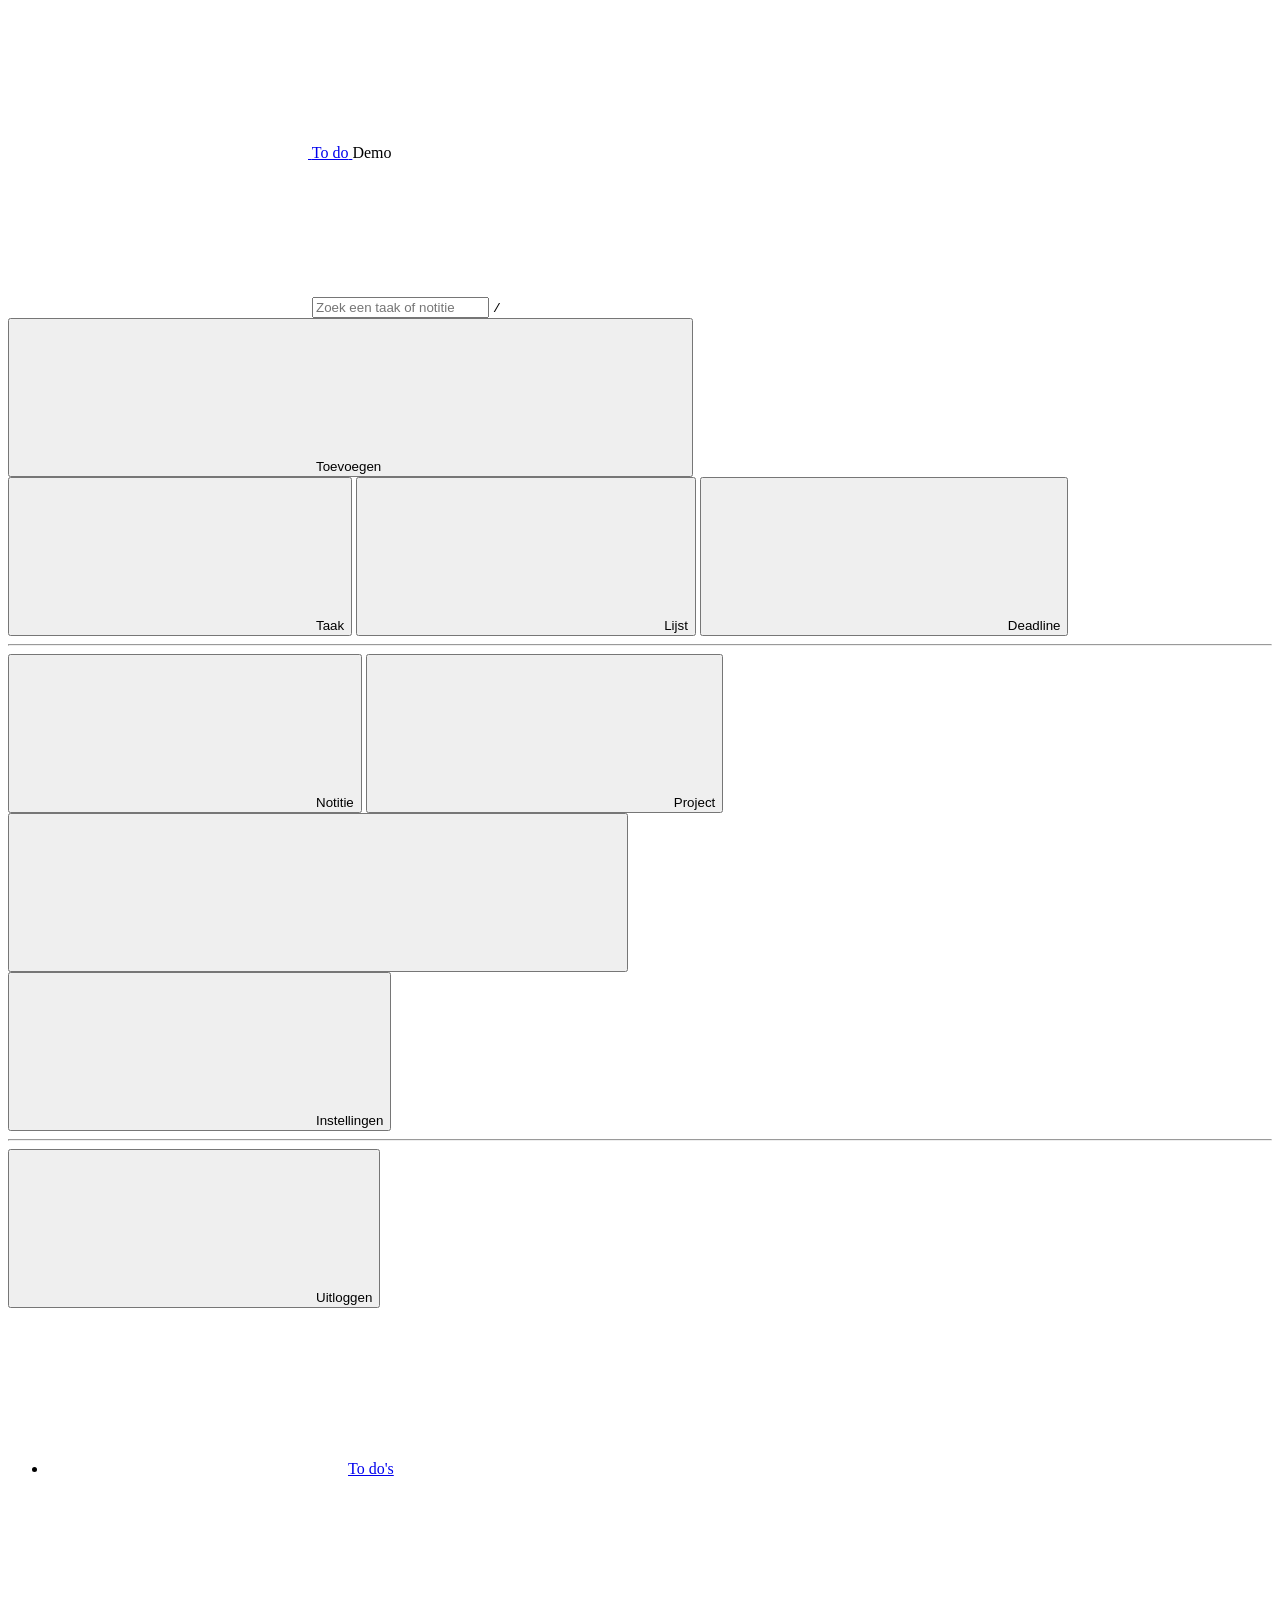
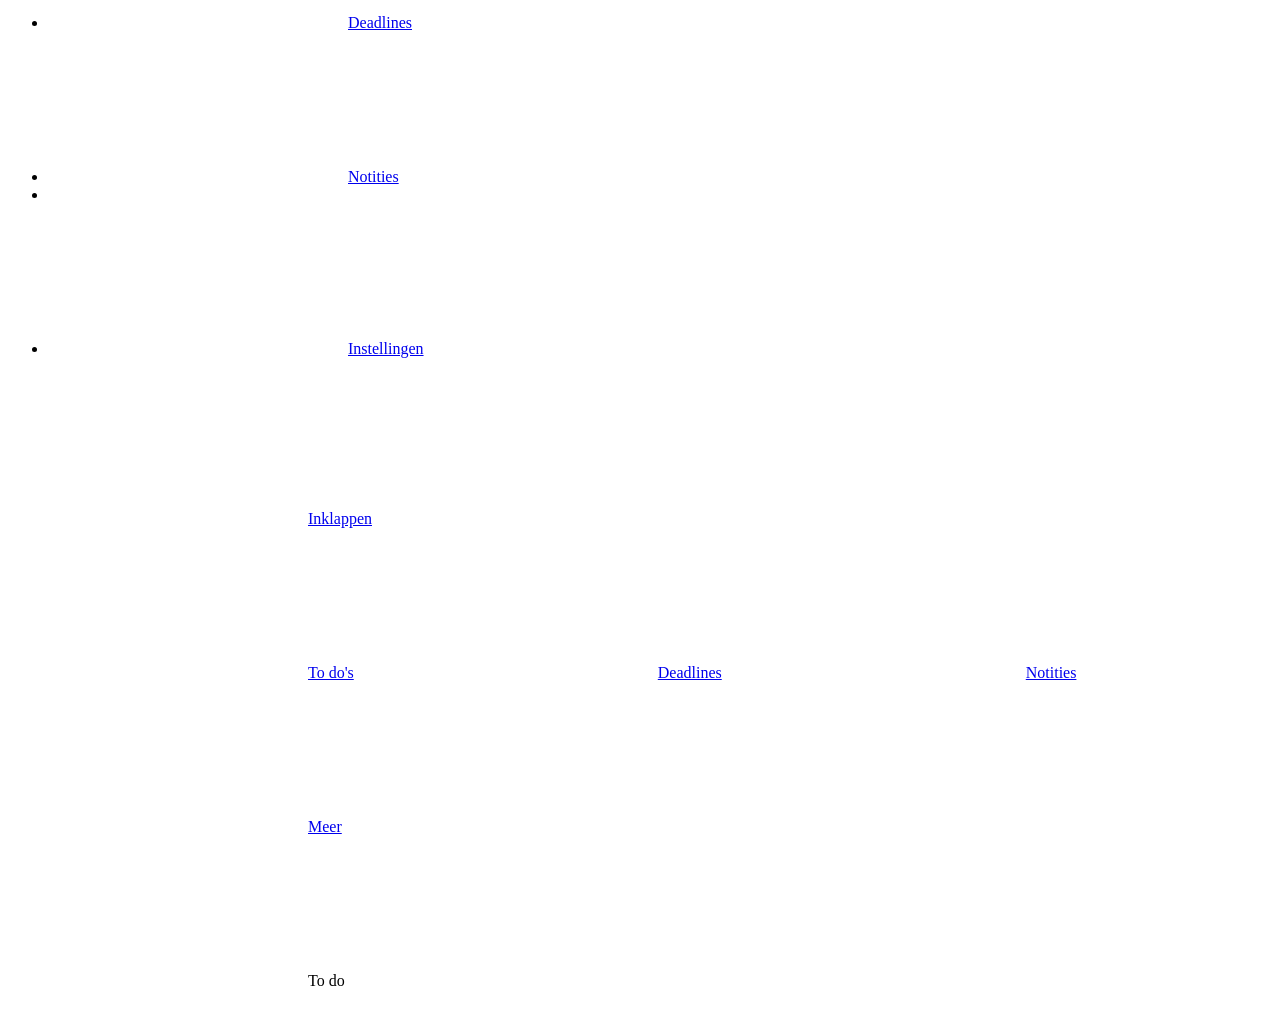
<file: src/shell.html>
<!DOCTYPE html>
<html lang="nl" data-theme="light">
<head>
<meta charset="utf-8">
<meta name="viewport" content="width=device-width, initial-scale=1, viewport-fit=cover">
<meta name="theme-color" content="#ffffff">
<meta name="apple-mobile-web-app-capable" content="yes">
<meta name="mobile-web-app-capable" content="yes">
<meta name="apple-mobile-web-app-title" content="To do">
<title>To do</title>
<link rel="icon" href="icon.svg" type="image/svg+xml">
<link rel="apple-touch-icon" href="icon-180.png">
<link rel="manifest" href="manifest.webmanifest">
<!--
  To do Ralph · to do's op een bord met lijsten (zoals Teams/Planner) en notities per project.
  Opzet gelijk aan het CRM: Moneybird UI-template, Supabase met Row Level Security, GitHub Pages.
  Demo zonder database: voeg ?demo toe aan de URL.
-->
<style>
/*TEMPLATE_CSS*/
/*APP_CSS*/
/*TEMPLATE_TAIL_CSS*/
</style>
</head>
<body>
<!--ICONS-->

<!-- ===================== BOVENBALK ===================== -->
<nav class="topnav" aria-label="Hoofdbalk">
  <div class="topnav__items">
    <div class="topnav__left">
      <a class="topnav__branding" href="#taken">
        <svg class="brand-logo" aria-hidden="true"><use href="#i-logo"/></svg>
        <span class="topnav__branding-text">To do</span>
      </a>
      <span class="state-label state-label--warning hidden" id="demo-flag">Demo</span>
    </div>
    <div class="topnav__center">
      <form class="topnav-search" role="search" onsubmit="return false">
        <svg class="icon topnav-search__icon"><use href="#i-search"/></svg>
        <input class="topnav-search__input" id="zoek" type="search" placeholder="Zoek een taak of notitie" aria-label="Zoeken" autocomplete="off">
        <kbd class="topnav-search__kbd">/</kbd>
      </form>
    </div>
    <div class="topnav__right">
      <div class="drpdwn">
        <button class="btn btn--success" type="button" aria-haspopup="menu" aria-expanded="false" data-drpdwn>
          <svg class="icon icon--14"><use href="#i-plus"/></svg><span class="btn__text">Toevoegen</span>
          <svg class="icon btn__icon-right"><use href="#i-chevron-down"/></svg>
        </button>
        <div class="drpdwn__menu drpdwn__menu--right" role="menu">
          <button class="drpdwn__item" role="menuitem" data-act="new-task"><svg class="icon"><use href="#i-check-circle"/></svg>Taak</button>
          <button class="drpdwn__item" role="menuitem" data-act="new-list"><svg class="icon"><use href="#i-board"/></svg>Lijst</button>
          <button class="drpdwn__item" role="menuitem" data-act="new-deadline"><svg class="icon"><use href="#i-calendar"/></svg>Deadline</button>
          <hr class="drpdwn__divider">
          <button class="drpdwn__item" role="menuitem" data-act="new-note"><svg class="icon"><use href="#i-note"/></svg>Notitie</button>
          <button class="drpdwn__item" role="menuitem" data-act="new-project"><svg class="icon"><use href="#i-folder"/></svg>Project</button>
        </div>
      </div>
      <div class="drpdwn topnav__user">
        <button class="btn" type="button" aria-haspopup="menu" aria-expanded="false" data-drpdwn aria-label="Account">
          <svg class="icon icon--14"><use href="#i-user"/></svg><span class="btn__text" id="user-name"></span>
          <svg class="icon btn__icon-right"><use href="#i-chevron-down"/></svg>
        </button>
        <div class="drpdwn__menu drpdwn__menu--blue drpdwn__menu--right" role="menu">
          <button class="drpdwn__item" role="menuitem" data-href="#instellingen"><svg class="icon"><use href="#i-settings"/></svg>Instellingen</button>
          <hr class="drpdwn__divider">
          <button class="drpdwn__item" role="menuitem" data-act="logout"><svg class="icon"><use href="#i-logout"/></svg>Uitloggen</button>
        </div>
      </div>
    </div>
  </div>
</nav>

<!-- ===================== ZIJBALK ===================== -->
<nav class="sidenav" aria-label="Hoofdnavigatie">
  <ul class="sidenav__items">
    <li class="sidenav__item"><a class="sidenav__item-link" href="#taken" data-nav="taken"><span class="sidenav__item-icon"><svg class="icon"><use href="#i-board"/></svg></span><span class="sidenav__item-text">To do's</span><span class="badge hidden" data-count="taken" style="margin-right:8px"></span></a></li>
    <li class="sidenav__item"><a class="sidenav__item-link" href="#deadlines" data-nav="deadlines"><span class="sidenav__item-icon"><svg class="icon"><use href="#i-calendar"/></svg></span><span class="sidenav__item-text">Deadlines</span><span class="badge hidden" data-count="deadlines" style="margin-right:8px"></span></a></li>
    <li class="sidenav__item"><a class="sidenav__item-link" href="#notities" data-nav="notities"><span class="sidenav__item-icon"><svg class="icon"><use href="#i-note"/></svg></span><span class="sidenav__item-text">Notities</span></a></li>
    <li class="sidenav__divider" role="separator"></li>
    <li class="sidenav__item"><a class="sidenav__item-link" href="#instellingen" data-nav="instellingen"><span class="sidenav__item-icon"><svg class="icon"><use href="#i-settings"/></svg></span><span class="sidenav__item-text">Instellingen</span></a></li>
  </ul>
  <div class="sidenav__footer">
    <a class="sidenav__item-link" href="#" id="inklappen"><span class="sidenav__item-icon"><svg class="icon"><use href="#i-collapse"/></svg></span><span class="sidenav__item-text">Inklappen</span></a>
  </div>
</nav>

<!-- ===================== WERKVLAK ===================== -->
<main class="main" id="main"></main>

<!-- ===================== MOBIELE ONDERBALK ===================== -->
<nav class="tabbar" aria-label="Navigatie">
  <a class="tabbar__item" href="#taken" data-nav="taken"><svg class="icon"><use href="#i-board"/></svg>To do's<span class="tabbar__count hidden" data-count="taken"></span></a>
  <a class="tabbar__item" href="#deadlines" data-nav="deadlines"><svg class="icon"><use href="#i-calendar"/></svg>Deadlines<span class="tabbar__count hidden" data-count="deadlines"></span></a>
  <a class="tabbar__item" href="#notities" data-nav="notities"><svg class="icon"><use href="#i-note"/></svg>Notities</a>
  <a class="tabbar__item" href="#instellingen" data-nav="instellingen"><svg class="icon"><use href="#i-settings"/></svg>Meer</a>
</nav>

<!-- ===================== INLOGGEN ===================== -->
<div class="auth">
  <div class="base-container auth__box">
    <div class="auth__brand"><svg class="brand-logo" aria-hidden="true"><use href="#i-logo"/></svg>To do</div>
    <div id="auth-box"></div>
  </div>
</div>

<!-- ===================== DIALOOG EN MELDING ===================== -->
<div class="overlay" id="overlay"></div>
<div class="popup" id="popup" role="dialog" aria-modal="true" aria-labelledby="popup-title">
  <div class="popup__container">
    <div class="popup__header"><h2 class="popup__title" id="popup-title"></h2></div>
    <div class="popup__body" id="popup-body"></div>
    <div class="popup__footer" id="popup-footer"></div>
  </div>
</div>
<div class="alert toast" id="toast" role="status" aria-live="polite"></div>

<script>
/*SUPABASE_JS*/
</script>
<script>
/*APP_JS*/
</script>
</body>
</html>
</file>
